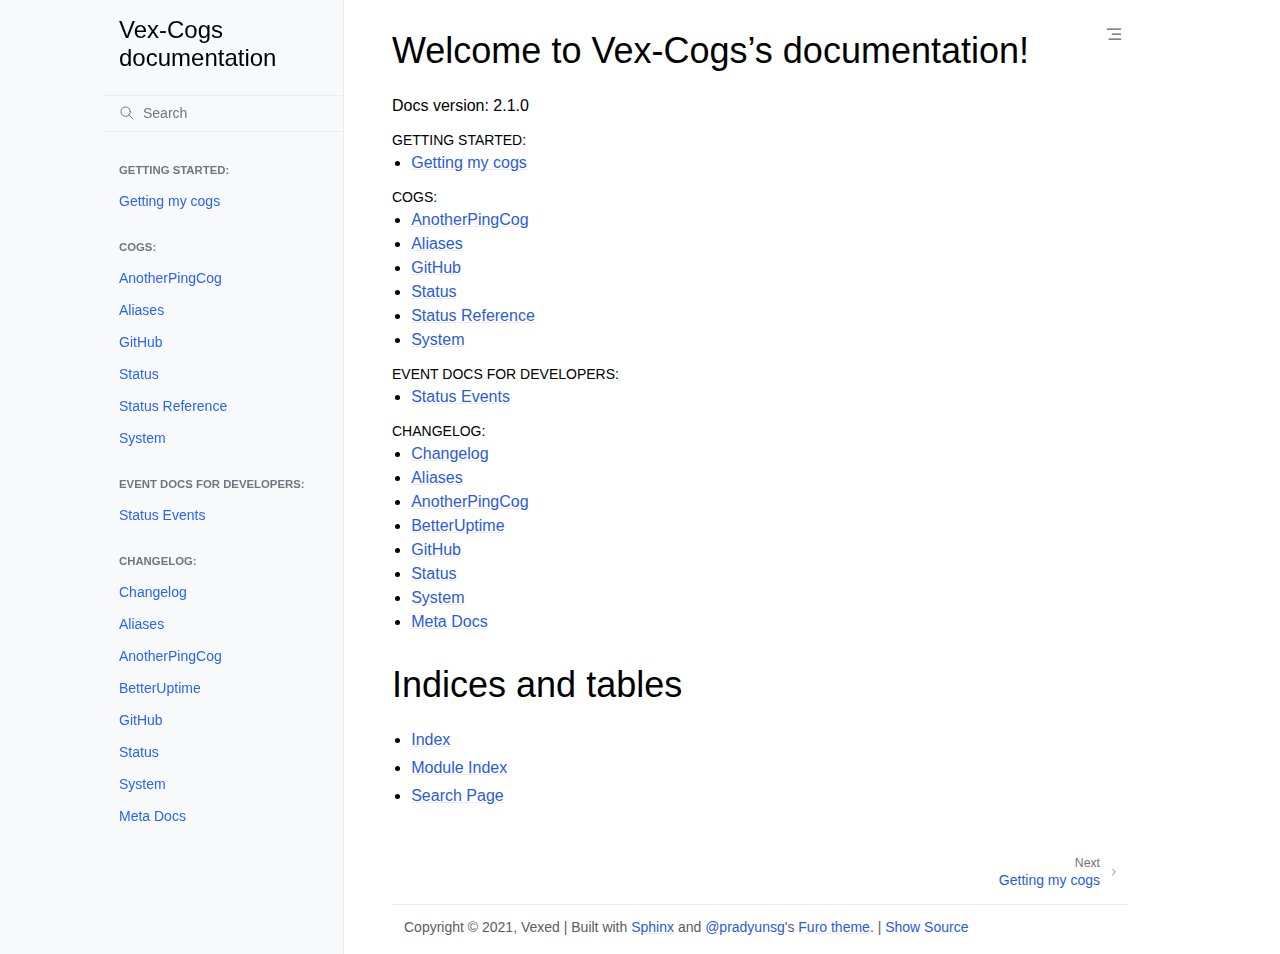
<file: .docs/_build/html/index.html>
<!doctype html>
<html class="no-js">
  <head><meta charset="utf-8"/>
    <meta name="viewport" content="width=device-width,initial-scale=1"/>
    <meta name="color-scheme" content="light dark"><link rel="index" title="Index" href="genindex.html" /><link rel="search" title="Search" href="search.html" /><link rel="next" title="Getting my cogs" href="getting_started.html" />

    <meta name="generator" content="sphinx-3.4.3, furo 2021.03.20.beta30"/>
        <title>Home - Vex-Cogs documentation</title>
      <link rel="stylesheet" href="_static/styles/furo.css?digest=978e1795dfe158b585dda6a8417f6411828bf3ed">
    <link rel="stylesheet" href="_static/pygments.css">
    <link media="(prefers-color-scheme: dark)" rel="stylesheet" href="_static/pygments_dark.css">
    


<style>
  :root {
    --color-code-background: #f8f8f8;
  --color-code-foreground: black;
  
  }
  @media (prefers-color-scheme: dark) {
    :root {
      --color-code-background: #202020;
  --color-code-foreground: #d0d0d0;
  
    }
  }

  /* For allowing end-user-specific overrides */
  .override-light {
    --color-code-background: #f8f8f8;
  --color-code-foreground: black;
  
  }
  .override-dark {
    --color-code-background: #202020;
  --color-code-foreground: #d0d0d0;
  
  }
</style><link rel="stylesheet" href="_static/styles/furo-extensions.css?digest=d391b54134226e4196576da3bdb6dddb7e05ba2b"></head>
  <body dir="">
    
<svg xmlns="http://www.w3.org/2000/svg" style="display: none;">
  <symbol id="svg-toc" viewBox="0 0 24 24">
    <title>Contents</title>
    <svg xmlns="http://www.w3.org/2000/svg" width="24" height="24" viewBox="0 0 24 24" fill="none"
      stroke-width="1.5" stroke="currentColor" stroke-linecap="round" stroke-linejoin="round">
      <path stroke="none" d="M0 0h24v24H0z"/>
      <line x1="4" y1="6" x2="20" y2="6" />
      <line x1="10" y1="12" x2="20" y2="12" />
      <line x1="6" y1="18" x2="20" y2="18" />
    </svg>
  </symbol>
  <symbol id="svg-menu" viewBox="0 0 24 24">
    <title>Menu</title>
    <svg xmlns="http://www.w3.org/2000/svg" width="24" height="24" viewBox="0 0 24 24" fill="none"
      stroke="currentColor" stroke-width="2" stroke-linecap="round" stroke-linejoin="round"
      class="feather feather-menu">
      <line x1="3" y1="12" x2="21" y2="12"></line>
      <line x1="3" y1="6" x2="21" y2="6"></line>
      <line x1="3" y1="18" x2="21" y2="18"></line>
    </svg>
  </symbol>
  <symbol id="svg-arrow-right" viewBox="0 0 24 24">
    <title>Expand</title>
    <svg xmlns="http://www.w3.org/2000/svg" width="24" height="24" viewBox="0 0 24 24" fill="none"
      stroke="currentColor" stroke-width="2" stroke-linecap="round" stroke-linejoin="round"
      class="feather feather-chevron-right">
      <polyline points="9 18 15 12 9 6"></polyline>
    </svg>
  </symbol>
</svg>

<input type="checkbox" class="sidebar-toggle" name="__navigation" id="__navigation">
<input type="checkbox" class="sidebar-toggle" name="__toc" id="__toc">
<label class="overlay sidebar-overlay" for="__navigation"></label>
<label class="overlay toc-overlay" for="__toc"></label>



<div class="page">
  <header class="mobile-header">
    <div class="header-left">
      <label class="nav-overlay-icon" for="__navigation">
        <i class="icon"><svg><use href="#svg-menu"></use></svg></i>
      </label>
    </div>
    <div class="header-center">
      <a href="#"><div class="brand">Vex-Cogs  documentation</div></a>
    </div>
    <div class="header-right">
      <label class="toc-overlay-icon toc-header-icon" for="__toc">
        <i class="icon"><svg><use href="#svg-toc"></use></svg></i>
      </label>
    </div>
  </header>
  <aside class="sidebar-drawer">
    <div class="sidebar-container">
      
      <div class="sidebar-sticky"><a class="sidebar-brand" href="#">
  
  
  <span class="sidebar-brand-text">Vex-Cogs  documentation</span>
  
</a><form class="sidebar-search-container" method="get" action="search.html">
  <input class="sidebar-search" placeholder=Search name="q">
  <input type="hidden" name="check_keywords" value="yes">
  <input type="hidden" name="area" value="default">
</form><div class="sidebar-scroll"><div class="sidebar-tree">
  <p class="caption"><span class="caption-text">Getting started:</span></p>
<ul>
<li class="toctree-l1"><a class="reference internal" href="getting_started.html">Getting my cogs</a></li>
</ul>
<p class="caption"><span class="caption-text">Cogs:</span></p>
<ul>
<li class="toctree-l1"><a class="reference internal" href="cogs/anotherpingcog.html">AnotherPingCog</a></li>
<li class="toctree-l1"><a class="reference internal" href="cogs/aliases.html">Aliases</a></li>
<li class="toctree-l1"><a class="reference internal" href="cogs/github.html">GitHub</a></li>
<li class="toctree-l1"><a class="reference internal" href="cogs/status.html">Status</a></li>
<li class="toctree-l1"><a class="reference internal" href="cogs/statusref.html">Status Reference</a></li>
<li class="toctree-l1"><a class="reference internal" href="cogs/system.html">System</a></li>
</ul>
<p class="caption"><span class="caption-text">Event docs for developers:</span></p>
<ul>
<li class="toctree-l1"><a class="reference internal" href="statusdev.html">Status Events</a></li>
</ul>
<p class="caption"><span class="caption-text">Changelog:</span></p>
<ul>
<li class="toctree-l1"><a class="reference internal" href="changelog.html">Changelog</a></li>
<li class="toctree-l1"><a class="reference internal" href="changelog.html#aliases">Aliases</a></li>
<li class="toctree-l1"><a class="reference internal" href="changelog.html#anotherpingcog">AnotherPingCog</a></li>
<li class="toctree-l1"><a class="reference internal" href="changelog.html#betteruptime">BetterUptime</a></li>
<li class="toctree-l1"><a class="reference internal" href="changelog.html#github">GitHub</a></li>
<li class="toctree-l1"><a class="reference internal" href="changelog.html#status">Status</a></li>
<li class="toctree-l1"><a class="reference internal" href="changelog.html#system">System</a></li>
<li class="toctree-l1"><a class="reference internal" href="changelog.html#meta-docs">Meta Docs</a></li>
</ul>

</div>
</div>
      </div>
      
    </div>
  </aside>
  <main class="main">
    <div class="content">
      <article role="main">
        <label class="toc-overlay-icon toc-content-icon" for="__toc">
          <i class="icon"><svg><use href="#svg-toc"></use></svg></i>
        </label>
        <div class="section" id="welcome-to-vex-cogs-s-documentation">
<h1>Welcome to Vex-Cogs’s documentation!<a class="headerlink" href="#welcome-to-vex-cogs-s-documentation" title="Permalink to this headline">¶</a></h1>
<p>Docs version: 2.1.0</p>
<div class="toctree-wrapper compound">
<p class="caption"><span class="caption-text">Getting started:</span></p>
<ul>
<li class="toctree-l1"><a class="reference internal" href="getting_started.html">Getting my cogs</a></li>
</ul>
</div>
<div class="toctree-wrapper compound">
<p class="caption"><span class="caption-text">Cogs:</span></p>
<ul>
<li class="toctree-l1"><a class="reference internal" href="cogs/anotherpingcog.html">AnotherPingCog</a></li>
<li class="toctree-l1"><a class="reference internal" href="cogs/aliases.html">Aliases</a></li>
<li class="toctree-l1"><a class="reference internal" href="cogs/github.html">GitHub</a></li>
<li class="toctree-l1"><a class="reference internal" href="cogs/status.html">Status</a></li>
<li class="toctree-l1"><a class="reference internal" href="cogs/statusref.html">Status Reference</a></li>
<li class="toctree-l1"><a class="reference internal" href="cogs/system.html">System</a></li>
</ul>
</div>
<div class="toctree-wrapper compound">
<p class="caption"><span class="caption-text">Event docs for developers:</span></p>
<ul>
<li class="toctree-l1"><a class="reference internal" href="statusdev.html">Status Events</a></li>
</ul>
</div>
<div class="toctree-wrapper compound">
<p class="caption"><span class="caption-text">Changelog:</span></p>
<ul>
<li class="toctree-l1"><a class="reference internal" href="changelog.html">Changelog</a></li>
<li class="toctree-l1"><a class="reference internal" href="changelog.html#aliases">Aliases</a></li>
<li class="toctree-l1"><a class="reference internal" href="changelog.html#anotherpingcog">AnotherPingCog</a></li>
<li class="toctree-l1"><a class="reference internal" href="changelog.html#betteruptime">BetterUptime</a></li>
<li class="toctree-l1"><a class="reference internal" href="changelog.html#github">GitHub</a></li>
<li class="toctree-l1"><a class="reference internal" href="changelog.html#status">Status</a></li>
<li class="toctree-l1"><a class="reference internal" href="changelog.html#system">System</a></li>
<li class="toctree-l1"><a class="reference internal" href="changelog.html#meta-docs">Meta Docs</a></li>
</ul>
</div>
</div>
<div class="section" id="indices-and-tables">
<h1>Indices and tables<a class="headerlink" href="#indices-and-tables" title="Permalink to this headline">¶</a></h1>
<ul class="simple">
<li><p><a class="reference internal" href="genindex.html"><span class="std std-ref">Index</span></a></p></li>
<li><p><a class="reference internal" href="py-modindex.html"><span class="std std-ref">Module Index</span></a></p></li>
<li><p><a class="reference internal" href="search.html"><span class="std std-ref">Search Page</span></a></p></li>
</ul>
</div>

      </article>
      <footer>
        
        <div class="related-pages">
          <a class="next-page" href="getting_started.html">
              <div class="page-info">
                <div class="context">
                  <span>Next</span>
                </div>
                <div class="title">Getting my cogs</div>
              </div>
              <svg><use href="#svg-arrow-right"></use></svg>
            </a>
          
        </div>

        <div class="related-information">
              Copyright &#169; 2021, Vexed
            |
            Built with <a href="https://www.sphinx-doc.org/">Sphinx</a>
              and
              <a class="muted-link" href="https://pradyunsg.me">@pradyunsg</a>'s
              <a href="https://github.com/pradyunsg/furo">Furo theme</a>.
            |
            <a class="muted-link" href="_sources/index.rst.txt"
               rel="nofollow">
              Show Source
            </a>
        </div>
        
      </footer>
    </div>
    <aside class="toc-drawer">
      
      
      <div class="toc-sticky toc-scroll">
        <div class="toc-title-container">
          <span class="toc-title">
            Contents
          </span>
        </div>
        <div class="toc-tree-container">
          <div class="toc-tree">
            <ul>
<li><a class="reference internal" href="#">Welcome to Vex-Cogs’s documentation!</a><ul>
</ul>
</li>
<li><a class="reference internal" href="#indices-and-tables">Indices and tables</a></li>
</ul>

          </div>
        </div>
      </div>
      
      
    </aside>
  </main>
</div>
    <script id="documentation_options" data-url_root="./" src="_static/documentation_options.js"></script>
    <script src="_static/jquery.js"></script>
    <script src="_static/underscore.js"></script>
    <script src="_static/doctools.js"></script>
    <script src="_static/scripts/main.js?digest=e931d09b2a40c1bb82b542effe772014573baf67"></script></body>
</html>
</file>
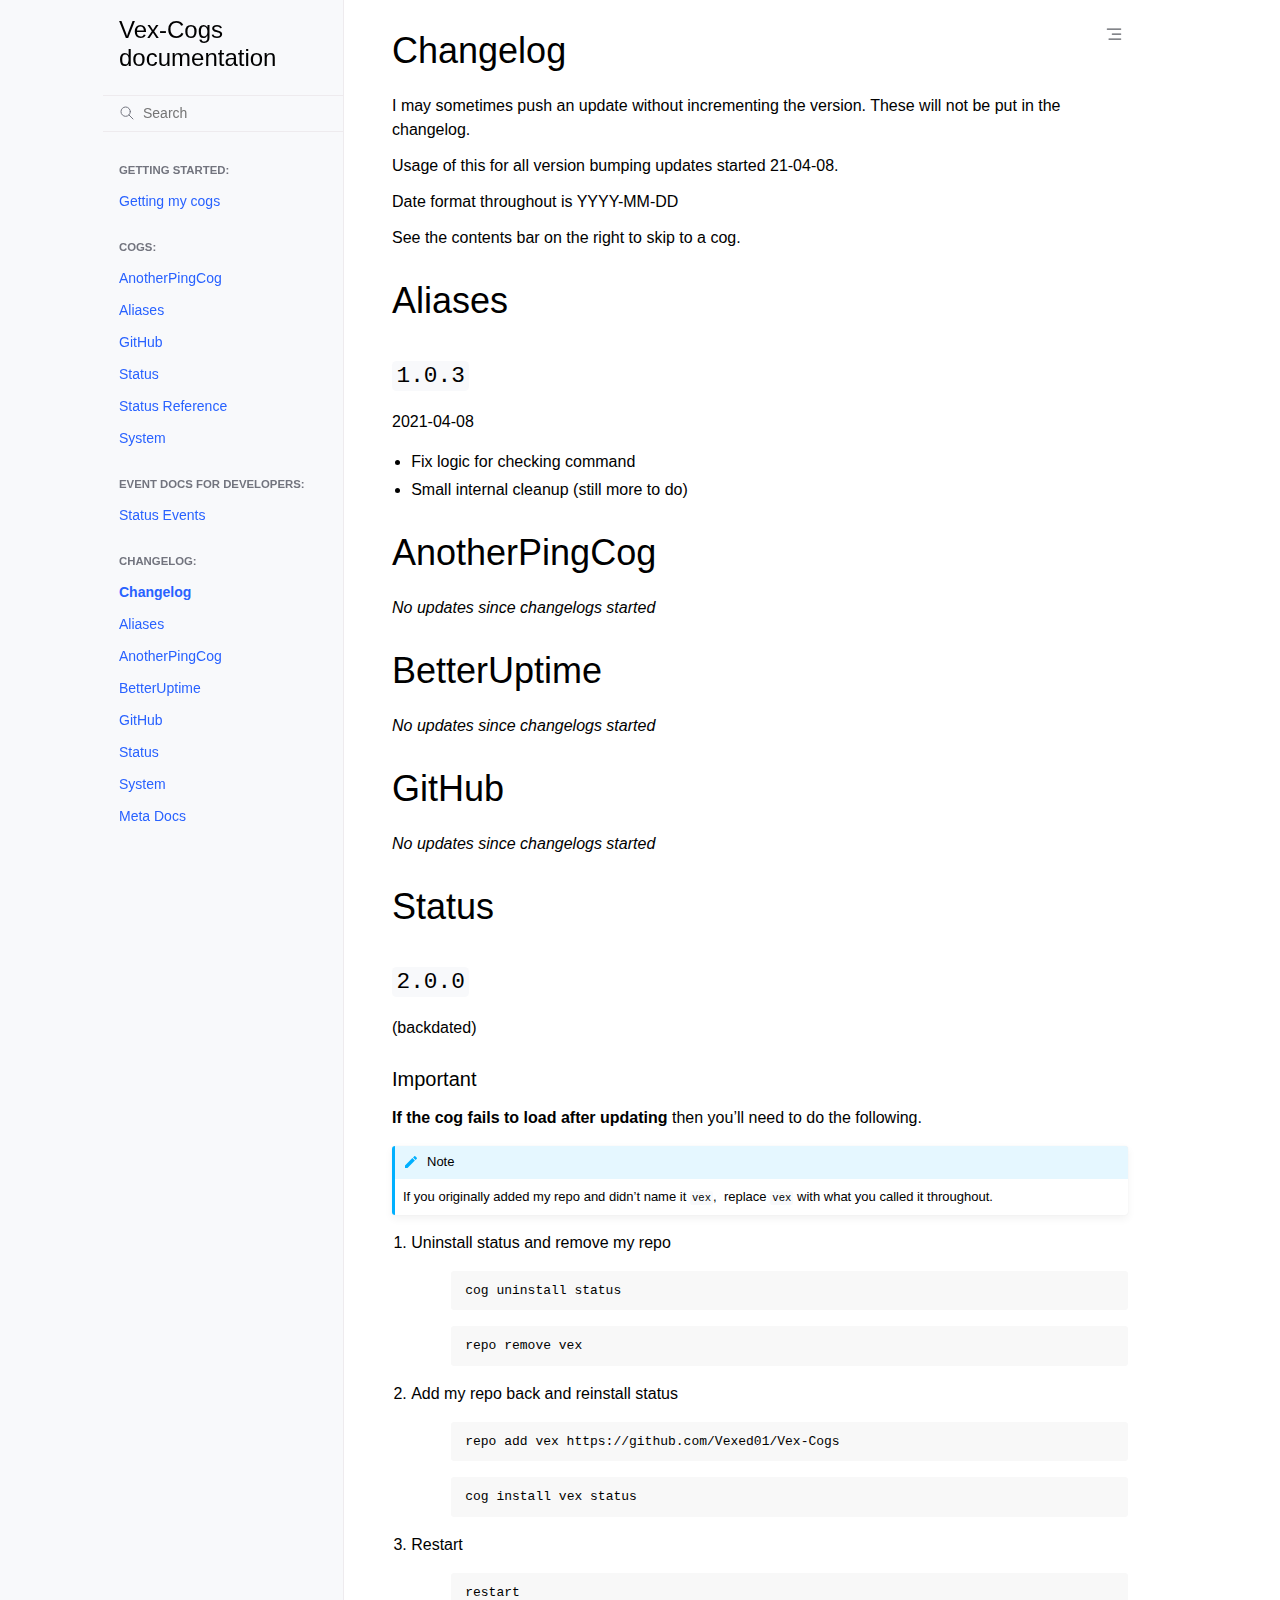
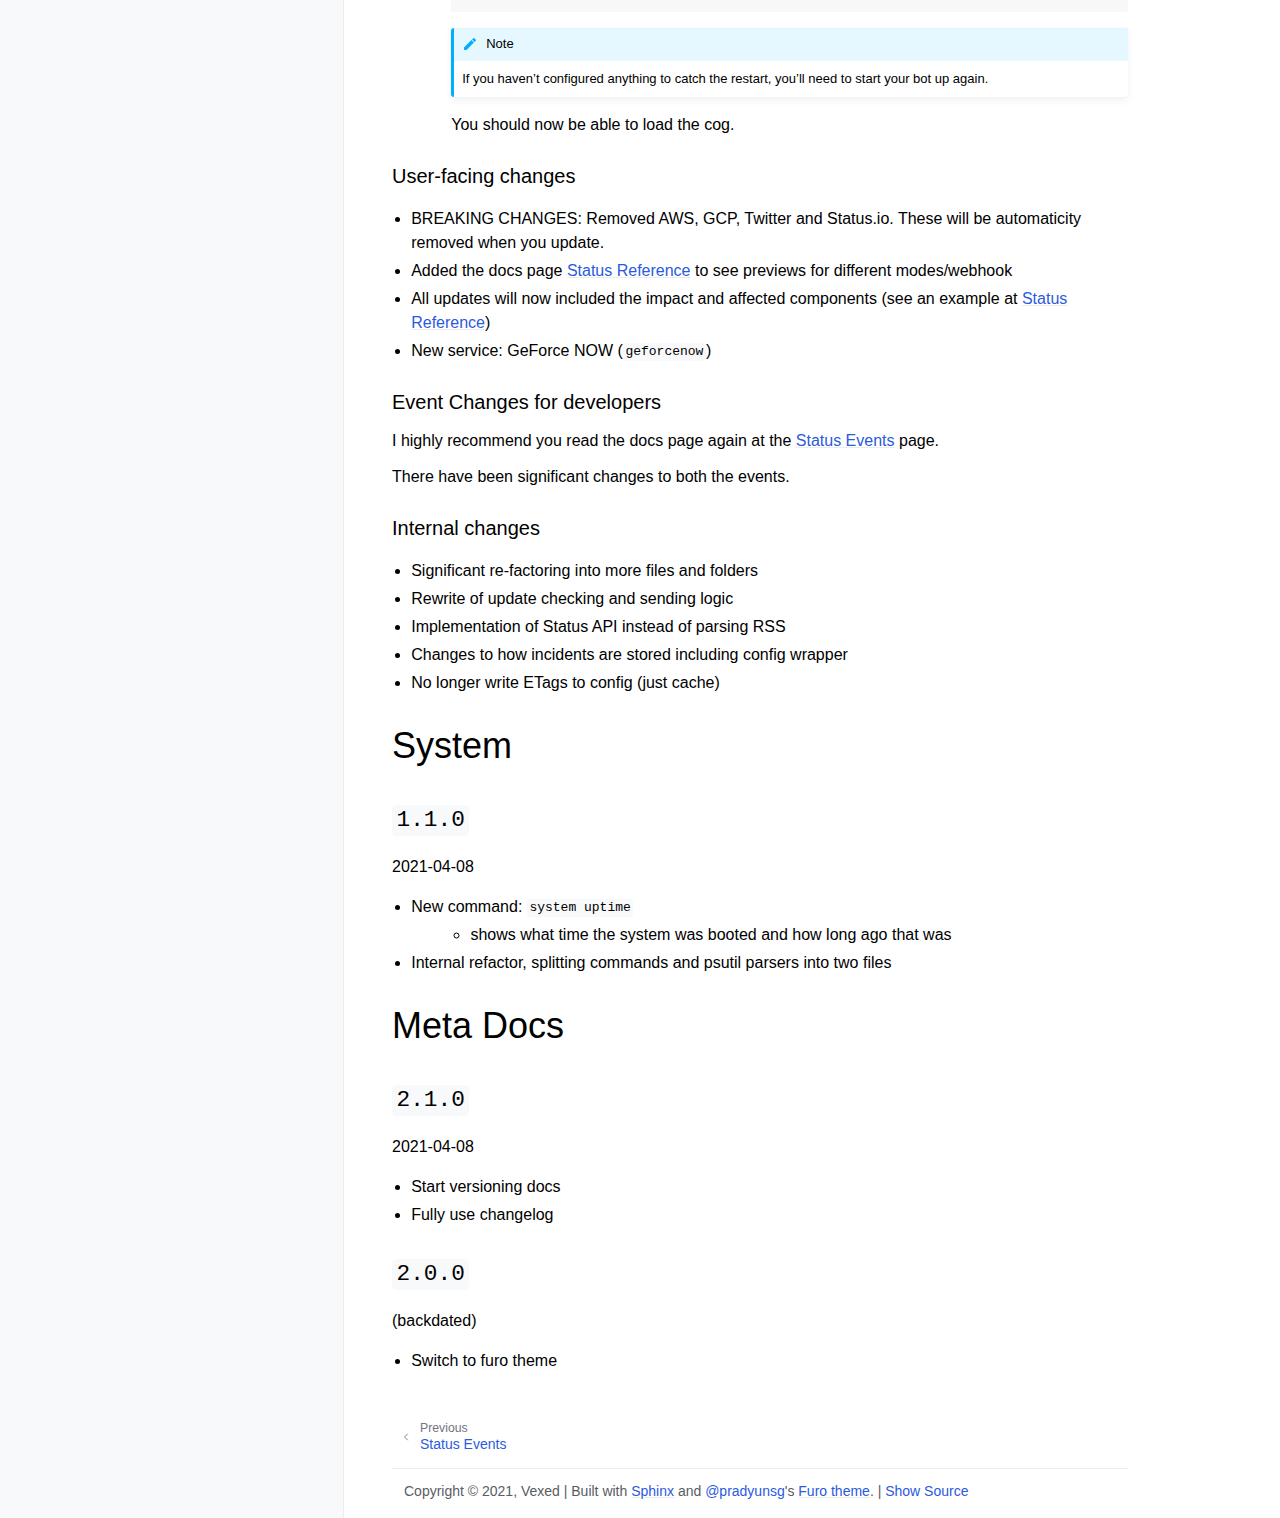
<file: .docs/_build/html/changelog.html>
<!doctype html>
<html class="no-js">
  <head><meta charset="utf-8"/>
    <meta name="viewport" content="width=device-width,initial-scale=1"/>
    <meta name="color-scheme" content="light dark"><link rel="index" title="Index" href="genindex.html" /><link rel="search" title="Search" href="search.html" /><link rel="prev" title="Status Events" href="statusdev.html" />

    <meta name="generator" content="sphinx-3.4.3, furo 2021.03.20.beta30"/>
        <title>Changelog - Vex-Cogs documentation</title>
      <link rel="stylesheet" href="_static/styles/furo.css?digest=978e1795dfe158b585dda6a8417f6411828bf3ed">
    <link rel="stylesheet" href="_static/pygments.css">
    <link media="(prefers-color-scheme: dark)" rel="stylesheet" href="_static/pygments_dark.css">
    


<style>
  :root {
    --color-code-background: #f8f8f8;
  --color-code-foreground: black;
  
  }
  @media (prefers-color-scheme: dark) {
    :root {
      --color-code-background: #202020;
  --color-code-foreground: #d0d0d0;
  
    }
  }

  /* For allowing end-user-specific overrides */
  .override-light {
    --color-code-background: #f8f8f8;
  --color-code-foreground: black;
  
  }
  .override-dark {
    --color-code-background: #202020;
  --color-code-foreground: #d0d0d0;
  
  }
</style><link rel="stylesheet" href="_static/styles/furo-extensions.css?digest=d391b54134226e4196576da3bdb6dddb7e05ba2b"></head>
  <body dir="">
    
<svg xmlns="http://www.w3.org/2000/svg" style="display: none;">
  <symbol id="svg-toc" viewBox="0 0 24 24">
    <title>Contents</title>
    <svg xmlns="http://www.w3.org/2000/svg" width="24" height="24" viewBox="0 0 24 24" fill="none"
      stroke-width="1.5" stroke="currentColor" stroke-linecap="round" stroke-linejoin="round">
      <path stroke="none" d="M0 0h24v24H0z"/>
      <line x1="4" y1="6" x2="20" y2="6" />
      <line x1="10" y1="12" x2="20" y2="12" />
      <line x1="6" y1="18" x2="20" y2="18" />
    </svg>
  </symbol>
  <symbol id="svg-menu" viewBox="0 0 24 24">
    <title>Menu</title>
    <svg xmlns="http://www.w3.org/2000/svg" width="24" height="24" viewBox="0 0 24 24" fill="none"
      stroke="currentColor" stroke-width="2" stroke-linecap="round" stroke-linejoin="round"
      class="feather feather-menu">
      <line x1="3" y1="12" x2="21" y2="12"></line>
      <line x1="3" y1="6" x2="21" y2="6"></line>
      <line x1="3" y1="18" x2="21" y2="18"></line>
    </svg>
  </symbol>
  <symbol id="svg-arrow-right" viewBox="0 0 24 24">
    <title>Expand</title>
    <svg xmlns="http://www.w3.org/2000/svg" width="24" height="24" viewBox="0 0 24 24" fill="none"
      stroke="currentColor" stroke-width="2" stroke-linecap="round" stroke-linejoin="round"
      class="feather feather-chevron-right">
      <polyline points="9 18 15 12 9 6"></polyline>
    </svg>
  </symbol>
</svg>

<input type="checkbox" class="sidebar-toggle" name="__navigation" id="__navigation">
<input type="checkbox" class="sidebar-toggle" name="__toc" id="__toc">
<label class="overlay sidebar-overlay" for="__navigation"></label>
<label class="overlay toc-overlay" for="__toc"></label>



<div class="page">
  <header class="mobile-header">
    <div class="header-left">
      <label class="nav-overlay-icon" for="__navigation">
        <i class="icon"><svg><use href="#svg-menu"></use></svg></i>
      </label>
    </div>
    <div class="header-center">
      <a href="index.html"><div class="brand">Vex-Cogs  documentation</div></a>
    </div>
    <div class="header-right">
      <label class="toc-overlay-icon toc-header-icon" for="__toc">
        <i class="icon"><svg><use href="#svg-toc"></use></svg></i>
      </label>
    </div>
  </header>
  <aside class="sidebar-drawer">
    <div class="sidebar-container">
      
      <div class="sidebar-sticky"><a class="sidebar-brand" href="index.html">
  
  
  <span class="sidebar-brand-text">Vex-Cogs  documentation</span>
  
</a><form class="sidebar-search-container" method="get" action="search.html">
  <input class="sidebar-search" placeholder=Search name="q">
  <input type="hidden" name="check_keywords" value="yes">
  <input type="hidden" name="area" value="default">
</form><div class="sidebar-scroll"><div class="sidebar-tree">
  <p class="caption"><span class="caption-text">Getting started:</span></p>
<ul>
<li class="toctree-l1"><a class="reference internal" href="getting_started.html">Getting my cogs</a></li>
</ul>
<p class="caption"><span class="caption-text">Cogs:</span></p>
<ul>
<li class="toctree-l1"><a class="reference internal" href="cogs/anotherpingcog.html">AnotherPingCog</a></li>
<li class="toctree-l1"><a class="reference internal" href="cogs/aliases.html">Aliases</a></li>
<li class="toctree-l1"><a class="reference internal" href="cogs/github.html">GitHub</a></li>
<li class="toctree-l1"><a class="reference internal" href="cogs/status.html">Status</a></li>
<li class="toctree-l1"><a class="reference internal" href="cogs/statusref.html">Status Reference</a></li>
<li class="toctree-l1"><a class="reference internal" href="cogs/system.html">System</a></li>
</ul>
<p class="caption"><span class="caption-text">Event docs for developers:</span></p>
<ul>
<li class="toctree-l1"><a class="reference internal" href="statusdev.html">Status Events</a></li>
</ul>
<p class="caption"><span class="caption-text">Changelog:</span></p>
<ul class="current">
<li class="toctree-l1 current current-page"><a class="current reference internal" href="#">Changelog</a></li>
<li class="toctree-l1"><a class="reference internal" href="#aliases">Aliases</a></li>
<li class="toctree-l1"><a class="reference internal" href="#anotherpingcog">AnotherPingCog</a></li>
<li class="toctree-l1"><a class="reference internal" href="#betteruptime">BetterUptime</a></li>
<li class="toctree-l1"><a class="reference internal" href="#github">GitHub</a></li>
<li class="toctree-l1"><a class="reference internal" href="#status">Status</a></li>
<li class="toctree-l1"><a class="reference internal" href="#system">System</a></li>
<li class="toctree-l1"><a class="reference internal" href="#meta-docs">Meta Docs</a></li>
</ul>

</div>
</div>
      </div>
      
    </div>
  </aside>
  <main class="main">
    <div class="content">
      <article role="main">
        <label class="toc-overlay-icon toc-content-icon" for="__toc">
          <i class="icon"><svg><use href="#svg-toc"></use></svg></i>
        </label>
        <div class="section" id="changelog">
<span id="id1"></span><h1>Changelog<a class="headerlink" href="#changelog" title="Permalink to this headline">¶</a></h1>
<p>I may sometimes push an update without incrementing the version. These will not be put in the changelog.</p>
<p>Usage of this for all version bumping updates started 21-04-08.</p>
<p>Date format throughout is YYYY-MM-DD</p>
<p>See the contents bar on the right to skip to a cog.</p>
</div>
<div class="section" id="aliases">
<h1>Aliases<a class="headerlink" href="#aliases" title="Permalink to this headline">¶</a></h1>
<div class="section" id="id2">
<h2><code class="docutils literal notranslate"><span class="pre">1.0.3</span></code><a class="headerlink" href="#id2" title="Permalink to this headline">¶</a></h2>
<p>2021-04-08</p>
<ul class="simple">
<li><p>Fix logic for checking command</p></li>
<li><p>Small internal cleanup (still more to do)</p></li>
</ul>
</div>
</div>
<div class="section" id="anotherpingcog">
<h1>AnotherPingCog<a class="headerlink" href="#anotherpingcog" title="Permalink to this headline">¶</a></h1>
<p><em>No updates since changelogs started</em></p>
</div>
<div class="section" id="betteruptime">
<h1>BetterUptime<a class="headerlink" href="#betteruptime" title="Permalink to this headline">¶</a></h1>
<p><em>No updates since changelogs started</em></p>
</div>
<div class="section" id="github">
<h1>GitHub<a class="headerlink" href="#github" title="Permalink to this headline">¶</a></h1>
<p><em>No updates since changelogs started</em></p>
</div>
<div class="section" id="status">
<h1>Status<a class="headerlink" href="#status" title="Permalink to this headline">¶</a></h1>
<div class="section" id="id3">
<h2><code class="docutils literal notranslate"><span class="pre">2.0.0</span></code><a class="headerlink" href="#id3" title="Permalink to this headline">¶</a></h2>
<p>(backdated)</p>
<div class="section" id="important">
<h3>Important<a class="headerlink" href="#important" title="Permalink to this headline">¶</a></h3>
<p><strong>If the cog fails to load after updating</strong> then you’ll need to do the following.</p>
<div class="admonition note">
<p class="admonition-title">Note</p>
<p>If you originally added my repo and didn’t name it <code class="docutils literal notranslate"><span class="pre">vex</span></code>,  replace <code class="docutils literal notranslate"><span class="pre">vex</span></code> with what you called it throughout.</p>
</div>
<ol class="arabic">
<li><dl>
<dt>Uninstall status and remove my repo</dt><dd><div class="highlight-none notranslate"><div class="highlight"><pre><span></span>cog uninstall status
</pre></div>
</div>
<div class="highlight-none notranslate"><div class="highlight"><pre><span></span>repo remove vex
</pre></div>
</div>
</dd>
</dl>
</li>
<li><dl>
<dt>Add my repo back and reinstall status</dt><dd><div class="highlight-none notranslate"><div class="highlight"><pre><span></span>repo add vex https://github.com/Vexed01/Vex-Cogs
</pre></div>
</div>
<div class="highlight-default notranslate"><div class="highlight"><pre><span></span><span class="n">cog</span> <span class="n">install</span> <span class="n">vex</span> <span class="n">status</span>
</pre></div>
</div>
</dd>
</dl>
</li>
<li><dl>
<dt>Restart</dt><dd><div class="highlight-none notranslate"><div class="highlight"><pre><span></span>restart
</pre></div>
</div>
<div class="admonition note">
<p class="admonition-title">Note</p>
<p>If you haven’t configured anything to catch the restart, you’ll need to start your bot up again.</p>
</div>
<p>You should now be able to load the cog.</p>
</dd>
</dl>
</li>
</ol>
</div>
<div class="section" id="user-facing-changes">
<h3>User-facing changes<a class="headerlink" href="#user-facing-changes" title="Permalink to this headline">¶</a></h3>
<ul class="simple">
<li><p>BREAKING CHANGES: Removed AWS, GCP, Twitter and Status.io. These will be automaticity removed when you update.</p></li>
<li><p>Added the docs page <a class="reference internal" href="cogs/statusref.html#statusref"><span class="std std-ref">Status Reference</span></a> to see previews for different modes/webhook</p></li>
<li><p>All updates will now included the impact and affected components (see an example at <a class="reference internal" href="cogs/statusref.html#statusref"><span class="std std-ref">Status Reference</span></a>)</p></li>
<li><p>New service: GeForce NOW (<code class="docutils literal notranslate"><span class="pre">geforcenow</span></code>)</p></li>
</ul>
</div>
<div class="section" id="event-changes-for-developers">
<h3>Event Changes for developers<a class="headerlink" href="#event-changes-for-developers" title="Permalink to this headline">¶</a></h3>
<p>I highly recommend you read the docs page again at the <a class="reference internal" href="statusdev.html#statusdev"><span class="std std-ref">Status Events</span></a> page.</p>
<p>There have been significant changes to both the events.</p>
</div>
<div class="section" id="internal-changes">
<h3>Internal changes<a class="headerlink" href="#internal-changes" title="Permalink to this headline">¶</a></h3>
<ul class="simple">
<li><p>Significant re-factoring into more files and folders</p></li>
<li><p>Rewrite of update checking and sending logic</p></li>
<li><p>Implementation of Status API instead of parsing RSS</p></li>
<li><p>Changes to how incidents are stored including config wrapper</p></li>
<li><p>No longer write ETags to config (just cache)</p></li>
</ul>
</div>
</div>
</div>
<div class="section" id="system">
<h1>System<a class="headerlink" href="#system" title="Permalink to this headline">¶</a></h1>
<div class="section" id="id4">
<h2><code class="docutils literal notranslate"><span class="pre">1.1.0</span></code><a class="headerlink" href="#id4" title="Permalink to this headline">¶</a></h2>
<p>2021-04-08</p>
<ul class="simple">
<li><dl class="simple">
<dt>New command: <code class="docutils literal notranslate"><span class="pre">system</span> <span class="pre">uptime</span></code></dt><dd><ul>
<li><p>shows what time the system was booted and how long ago that was</p></li>
</ul>
</dd>
</dl>
</li>
<li><p>Internal refactor, splitting commands and psutil parsers into two files</p></li>
</ul>
</div>
</div>
<div class="section" id="meta-docs">
<h1>Meta Docs<a class="headerlink" href="#meta-docs" title="Permalink to this headline">¶</a></h1>
<div class="section" id="id5">
<h2><code class="docutils literal notranslate"><span class="pre">2.1.0</span></code><a class="headerlink" href="#id5" title="Permalink to this headline">¶</a></h2>
<p>2021-04-08</p>
<ul class="simple">
<li><p>Start versioning docs</p></li>
<li><p>Fully use changelog</p></li>
</ul>
</div>
<div class="section" id="id6">
<h2><code class="docutils literal notranslate"><span class="pre">2.0.0</span></code><a class="headerlink" href="#id6" title="Permalink to this headline">¶</a></h2>
<p>(backdated)</p>
<ul class="simple">
<li><p>Switch to furo theme</p></li>
</ul>
</div>
</div>

      </article>
      <footer>
        
        <div class="related-pages">
          
          <a class="prev-page" href="statusdev.html">
              <svg><use href="#svg-arrow-right"></use></svg>
              <div class="page-info">
                <div class="context">
                  <span>Previous</span>
                </div>
                
                <div class="title">Status Events</div>
                
              </div>
            </a>
        </div>

        <div class="related-information">
              Copyright &#169; 2021, Vexed
            |
            Built with <a href="https://www.sphinx-doc.org/">Sphinx</a>
              and
              <a class="muted-link" href="https://pradyunsg.me">@pradyunsg</a>'s
              <a href="https://github.com/pradyunsg/furo">Furo theme</a>.
            |
            <a class="muted-link" href="_sources/changelog.rst.txt"
               rel="nofollow">
              Show Source
            </a>
        </div>
        
      </footer>
    </div>
    <aside class="toc-drawer">
      
      
      <div class="toc-sticky toc-scroll">
        <div class="toc-title-container">
          <span class="toc-title">
            Contents
          </span>
        </div>
        <div class="toc-tree-container">
          <div class="toc-tree">
            <ul>
<li><a class="reference internal" href="#">Changelog</a></li>
<li><a class="reference internal" href="#aliases">Aliases</a><ul>
<li><a class="reference internal" href="#id2"><code class="docutils literal notranslate"><span class="pre">1.0.3</span></code></a></li>
</ul>
</li>
<li><a class="reference internal" href="#anotherpingcog">AnotherPingCog</a></li>
<li><a class="reference internal" href="#betteruptime">BetterUptime</a></li>
<li><a class="reference internal" href="#github">GitHub</a></li>
<li><a class="reference internal" href="#status">Status</a><ul>
<li><a class="reference internal" href="#id3"><code class="docutils literal notranslate"><span class="pre">2.0.0</span></code></a><ul>
<li><a class="reference internal" href="#important">Important</a></li>
<li><a class="reference internal" href="#user-facing-changes">User-facing changes</a></li>
<li><a class="reference internal" href="#event-changes-for-developers">Event Changes for developers</a></li>
<li><a class="reference internal" href="#internal-changes">Internal changes</a></li>
</ul>
</li>
</ul>
</li>
<li><a class="reference internal" href="#system">System</a><ul>
<li><a class="reference internal" href="#id4"><code class="docutils literal notranslate"><span class="pre">1.1.0</span></code></a></li>
</ul>
</li>
<li><a class="reference internal" href="#meta-docs">Meta Docs</a><ul>
<li><a class="reference internal" href="#id5"><code class="docutils literal notranslate"><span class="pre">2.1.0</span></code></a></li>
<li><a class="reference internal" href="#id6"><code class="docutils literal notranslate"><span class="pre">2.0.0</span></code></a></li>
</ul>
</li>
</ul>

          </div>
        </div>
      </div>
      
      
    </aside>
  </main>
</div>
    <script id="documentation_options" data-url_root="./" src="_static/documentation_options.js"></script>
    <script src="_static/jquery.js"></script>
    <script src="_static/underscore.js"></script>
    <script src="_static/doctools.js"></script>
    <script src="_static/scripts/main.js?digest=e931d09b2a40c1bb82b542effe772014573baf67"></script></body>
</html>
</file>
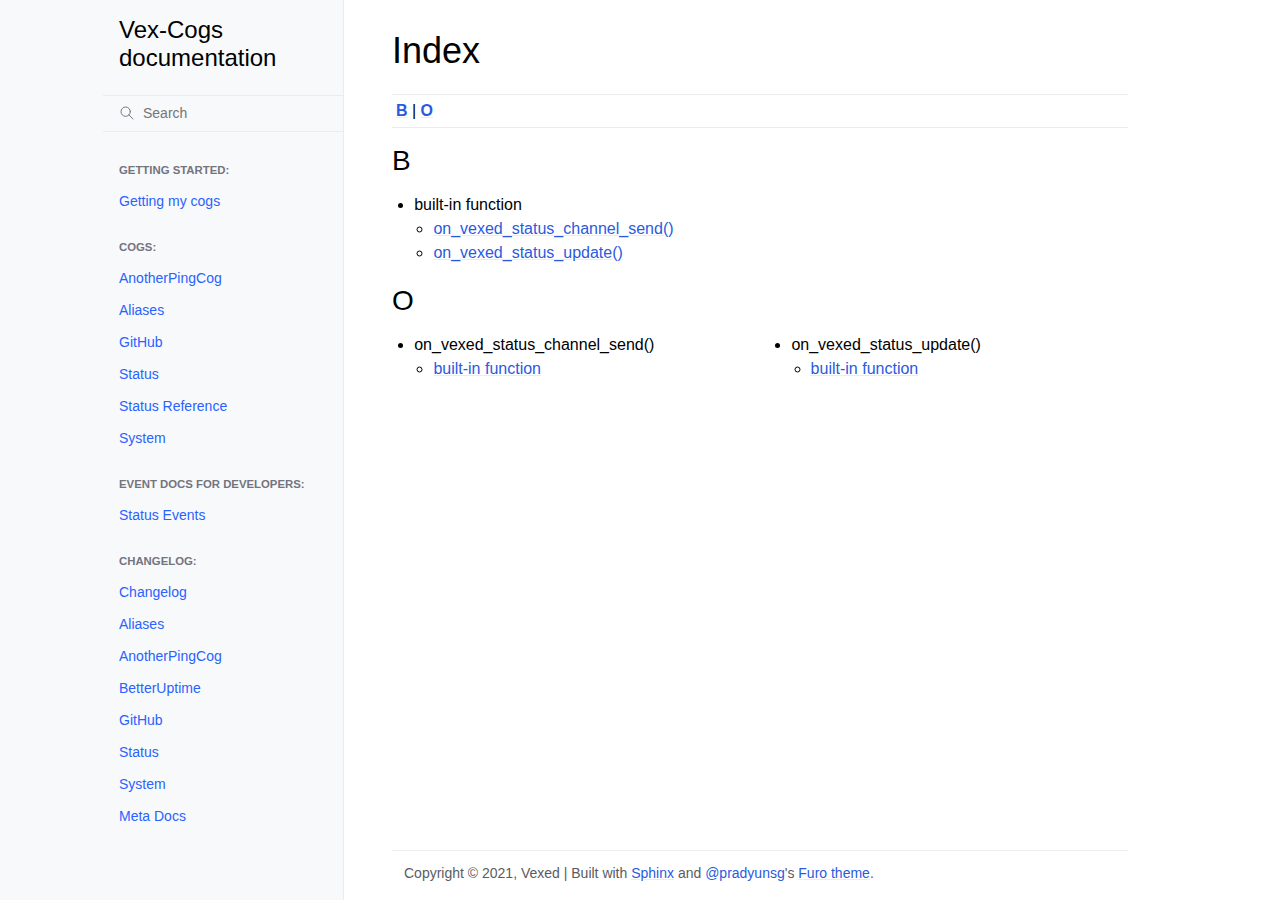
<file: .docs/_build/html/genindex.html>
<!doctype html>
<html class="no-js">
  <head><meta charset="utf-8"/>
    <meta name="viewport" content="width=device-width,initial-scale=1"/>
    <meta name="color-scheme" content="light dark"><link rel="index" title="Index" href="#" /><link rel="search" title="Search" href="search.html" />

    <meta name="generator" content="sphinx-3.4.3, furo 2021.03.20.beta30"/><title>Index - Vex-Cogs documentation</title>
<link rel="stylesheet" href="_static/styles/furo.css?digest=978e1795dfe158b585dda6a8417f6411828bf3ed">
    <link rel="stylesheet" href="_static/pygments.css">
    <link media="(prefers-color-scheme: dark)" rel="stylesheet" href="_static/pygments_dark.css">
    


<style>
  :root {
    --color-code-background: #f8f8f8;
  --color-code-foreground: black;
  
  }
  @media (prefers-color-scheme: dark) {
    :root {
      --color-code-background: #202020;
  --color-code-foreground: #d0d0d0;
  
    }
  }

  /* For allowing end-user-specific overrides */
  .override-light {
    --color-code-background: #f8f8f8;
  --color-code-foreground: black;
  
  }
  .override-dark {
    --color-code-background: #202020;
  --color-code-foreground: #d0d0d0;
  
  }
</style><link rel="stylesheet" href="_static/styles/furo-extensions.css?digest=d391b54134226e4196576da3bdb6dddb7e05ba2b"></head>
  <body dir="">
    
<svg xmlns="http://www.w3.org/2000/svg" style="display: none;">
  <symbol id="svg-toc" viewBox="0 0 24 24">
    <title>Contents</title>
    <svg xmlns="http://www.w3.org/2000/svg" width="24" height="24" viewBox="0 0 24 24" fill="none"
      stroke-width="1.5" stroke="currentColor" stroke-linecap="round" stroke-linejoin="round">
      <path stroke="none" d="M0 0h24v24H0z"/>
      <line x1="4" y1="6" x2="20" y2="6" />
      <line x1="10" y1="12" x2="20" y2="12" />
      <line x1="6" y1="18" x2="20" y2="18" />
    </svg>
  </symbol>
  <symbol id="svg-menu" viewBox="0 0 24 24">
    <title>Menu</title>
    <svg xmlns="http://www.w3.org/2000/svg" width="24" height="24" viewBox="0 0 24 24" fill="none"
      stroke="currentColor" stroke-width="2" stroke-linecap="round" stroke-linejoin="round"
      class="feather feather-menu">
      <line x1="3" y1="12" x2="21" y2="12"></line>
      <line x1="3" y1="6" x2="21" y2="6"></line>
      <line x1="3" y1="18" x2="21" y2="18"></line>
    </svg>
  </symbol>
  <symbol id="svg-arrow-right" viewBox="0 0 24 24">
    <title>Expand</title>
    <svg xmlns="http://www.w3.org/2000/svg" width="24" height="24" viewBox="0 0 24 24" fill="none"
      stroke="currentColor" stroke-width="2" stroke-linecap="round" stroke-linejoin="round"
      class="feather feather-chevron-right">
      <polyline points="9 18 15 12 9 6"></polyline>
    </svg>
  </symbol>
</svg>

<input type="checkbox" class="sidebar-toggle" name="__navigation" id="__navigation">
<input type="checkbox" class="sidebar-toggle" name="__toc" id="__toc">
<label class="overlay sidebar-overlay" for="__navigation"></label>
<label class="overlay toc-overlay" for="__toc"></label>



<div class="page">
  <header class="mobile-header">
    <div class="header-left">
      <label class="nav-overlay-icon" for="__navigation">
        <i class="icon"><svg><use href="#svg-menu"></use></svg></i>
      </label>
    </div>
    <div class="header-center">
      <a href="index.html"><div class="brand">Vex-Cogs  documentation</div></a>
    </div>
    <div class="header-right">
      <label class="toc-overlay-icon toc-header-icon no-toc" for="__toc">
        <i class="icon"><svg><use href="#svg-toc"></use></svg></i>
      </label>
    </div>
  </header>
  <aside class="sidebar-drawer">
    <div class="sidebar-container">
      
      <div class="sidebar-sticky"><a class="sidebar-brand" href="index.html">
  
  
  <span class="sidebar-brand-text">Vex-Cogs  documentation</span>
  
</a><form class="sidebar-search-container" method="get" action="search.html">
  <input class="sidebar-search" placeholder=Search name="q">
  <input type="hidden" name="check_keywords" value="yes">
  <input type="hidden" name="area" value="default">
</form><div class="sidebar-scroll"><div class="sidebar-tree">
  <p class="caption"><span class="caption-text">Getting started:</span></p>
<ul>
<li class="toctree-l1"><a class="reference internal" href="getting_started.html">Getting my cogs</a></li>
</ul>
<p class="caption"><span class="caption-text">Cogs:</span></p>
<ul>
<li class="toctree-l1"><a class="reference internal" href="cogs/anotherpingcog.html">AnotherPingCog</a></li>
<li class="toctree-l1"><a class="reference internal" href="cogs/aliases.html">Aliases</a></li>
<li class="toctree-l1"><a class="reference internal" href="cogs/github.html">GitHub</a></li>
<li class="toctree-l1"><a class="reference internal" href="cogs/status.html">Status</a></li>
<li class="toctree-l1"><a class="reference internal" href="cogs/statusref.html">Status Reference</a></li>
<li class="toctree-l1"><a class="reference internal" href="cogs/system.html">System</a></li>
</ul>
<p class="caption"><span class="caption-text">Event docs for developers:</span></p>
<ul>
<li class="toctree-l1"><a class="reference internal" href="statusdev.html">Status Events</a></li>
</ul>
<p class="caption"><span class="caption-text">Changelog:</span></p>
<ul>
<li class="toctree-l1"><a class="reference internal" href="changelog.html">Changelog</a></li>
<li class="toctree-l1"><a class="reference internal" href="changelog.html#aliases">Aliases</a></li>
<li class="toctree-l1"><a class="reference internal" href="changelog.html#anotherpingcog">AnotherPingCog</a></li>
<li class="toctree-l1"><a class="reference internal" href="changelog.html#betteruptime">BetterUptime</a></li>
<li class="toctree-l1"><a class="reference internal" href="changelog.html#github">GitHub</a></li>
<li class="toctree-l1"><a class="reference internal" href="changelog.html#status">Status</a></li>
<li class="toctree-l1"><a class="reference internal" href="changelog.html#system">System</a></li>
<li class="toctree-l1"><a class="reference internal" href="changelog.html#meta-docs">Meta Docs</a></li>
</ul>

</div>
</div>
      </div>
      
    </div>
  </aside>
  <main class="main">
    <div class="content">
      <article role="main">
        <label class="toc-overlay-icon toc-content-icon no-toc" for="__toc">
          <i class="icon"><svg><use href="#svg-toc"></use></svg></i>
        </label>
        
<section class="genindex-section">
  <h1 id="index">Index</h1>
  <div class="genindex-jumpbox">
  <a href="#B"><strong>B</strong></a> | <a href="#O"><strong>O</strong></a>
  </div>
</section>
<section id="B" class="genindex-section">
  <h2>B</h2>
  <table style="width: 100%" class="indextable genindextable"><tr>
    <td style="width: 33%; vertical-align: top;"><ul>
        <li>
    built-in function

        <ul>
          <li><a href="statusdev.html#on_vexed_status_channel_send">on_vexed_status_channel_send()</a>
</li>
          <li><a href="statusdev.html#on_vexed_status_update">on_vexed_status_update()</a>
</li>
        </ul></li>
    </ul></td>
  </tr></table>
</section>

<section id="O" class="genindex-section">
  <h2>O</h2>
  <table style="width: 100%" class="indextable genindextable"><tr>
    <td style="width: 33%; vertical-align: top;"><ul>
        <li>
    on_vexed_status_channel_send()

        <ul>
          <li><a href="statusdev.html#on_vexed_status_channel_send">built-in function</a>
</li>
        </ul></li>
    </ul></td>
    <td style="width: 33%; vertical-align: top;"><ul>
        <li>
    on_vexed_status_update()

        <ul>
          <li><a href="statusdev.html#on_vexed_status_update">built-in function</a>
</li>
        </ul></li>
    </ul></td>
  </tr></table>
</section>


      </article>
      <footer>
        
        <div class="related-pages">
          
          
        </div>

        <div class="related-information">
              Copyright &#169; 2021, Vexed
            |
            Built with <a href="https://www.sphinx-doc.org/">Sphinx</a>
              and
              <a class="muted-link" href="https://pradyunsg.me">@pradyunsg</a>'s
              <a href="https://github.com/pradyunsg/furo">Furo theme</a>.
        </div>
        
      </footer>
    </div>
    <aside class="toc-drawer no-toc">
      
      
      
    </aside>
  </main>
</div>
    <script id="documentation_options" data-url_root="./" src="_static/documentation_options.js"></script>
    <script src="_static/jquery.js"></script>
    <script src="_static/underscore.js"></script>
    <script src="_static/doctools.js"></script>
    <script src="_static/scripts/main.js?digest=e931d09b2a40c1bb82b542effe772014573baf67"></script></body>
</html>
</file>
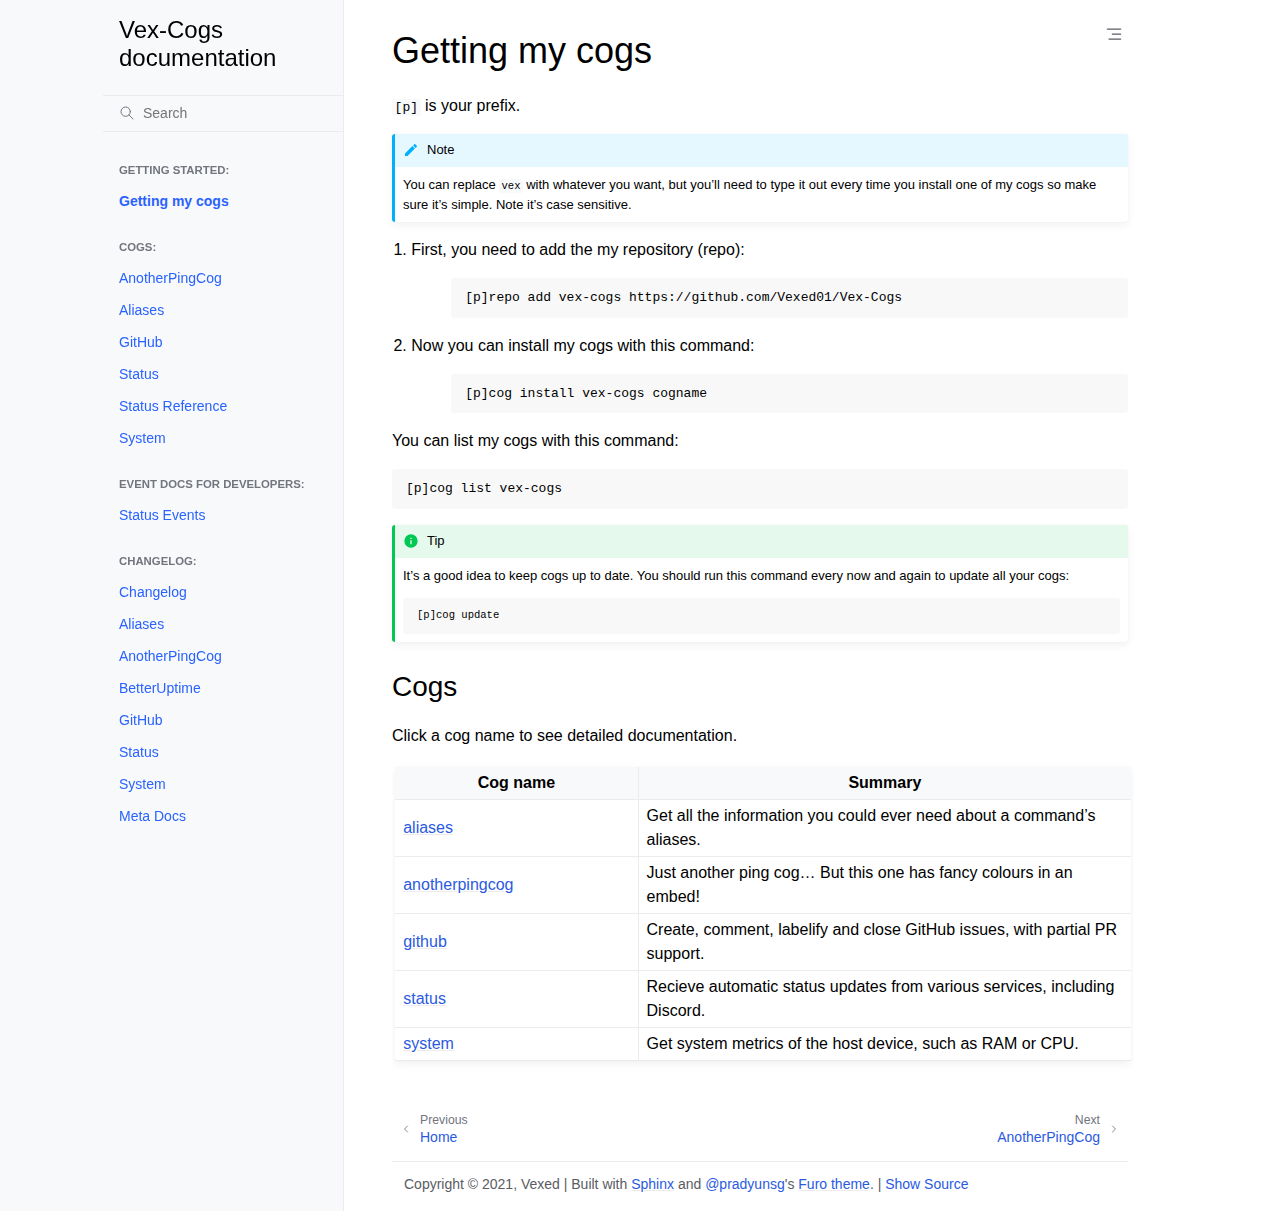
<file: .docs/_build/html/getting_started.html>
<!doctype html>
<html class="no-js">
  <head><meta charset="utf-8"/>
    <meta name="viewport" content="width=device-width,initial-scale=1"/>
    <meta name="color-scheme" content="light dark"><link rel="index" title="Index" href="genindex.html" /><link rel="search" title="Search" href="search.html" /><link rel="next" title="AnotherPingCog" href="cogs/anotherpingcog.html" /><link rel="prev" title="Welcome to Vex-Cogs’s documentation!" href="index.html" />

    <meta name="generator" content="sphinx-3.4.3, furo 2021.03.20.beta30"/>
        <title>Getting my cogs - Vex-Cogs documentation</title>
      <link rel="stylesheet" href="_static/styles/furo.css?digest=978e1795dfe158b585dda6a8417f6411828bf3ed">
    <link rel="stylesheet" href="_static/pygments.css">
    <link media="(prefers-color-scheme: dark)" rel="stylesheet" href="_static/pygments_dark.css">
    


<style>
  :root {
    --color-code-background: #f8f8f8;
  --color-code-foreground: black;
  
  }
  @media (prefers-color-scheme: dark) {
    :root {
      --color-code-background: #202020;
  --color-code-foreground: #d0d0d0;
  
    }
  }

  /* For allowing end-user-specific overrides */
  .override-light {
    --color-code-background: #f8f8f8;
  --color-code-foreground: black;
  
  }
  .override-dark {
    --color-code-background: #202020;
  --color-code-foreground: #d0d0d0;
  
  }
</style><link rel="stylesheet" href="_static/styles/furo-extensions.css?digest=d391b54134226e4196576da3bdb6dddb7e05ba2b"></head>
  <body dir="">
    
<svg xmlns="http://www.w3.org/2000/svg" style="display: none;">
  <symbol id="svg-toc" viewBox="0 0 24 24">
    <title>Contents</title>
    <svg xmlns="http://www.w3.org/2000/svg" width="24" height="24" viewBox="0 0 24 24" fill="none"
      stroke-width="1.5" stroke="currentColor" stroke-linecap="round" stroke-linejoin="round">
      <path stroke="none" d="M0 0h24v24H0z"/>
      <line x1="4" y1="6" x2="20" y2="6" />
      <line x1="10" y1="12" x2="20" y2="12" />
      <line x1="6" y1="18" x2="20" y2="18" />
    </svg>
  </symbol>
  <symbol id="svg-menu" viewBox="0 0 24 24">
    <title>Menu</title>
    <svg xmlns="http://www.w3.org/2000/svg" width="24" height="24" viewBox="0 0 24 24" fill="none"
      stroke="currentColor" stroke-width="2" stroke-linecap="round" stroke-linejoin="round"
      class="feather feather-menu">
      <line x1="3" y1="12" x2="21" y2="12"></line>
      <line x1="3" y1="6" x2="21" y2="6"></line>
      <line x1="3" y1="18" x2="21" y2="18"></line>
    </svg>
  </symbol>
  <symbol id="svg-arrow-right" viewBox="0 0 24 24">
    <title>Expand</title>
    <svg xmlns="http://www.w3.org/2000/svg" width="24" height="24" viewBox="0 0 24 24" fill="none"
      stroke="currentColor" stroke-width="2" stroke-linecap="round" stroke-linejoin="round"
      class="feather feather-chevron-right">
      <polyline points="9 18 15 12 9 6"></polyline>
    </svg>
  </symbol>
</svg>

<input type="checkbox" class="sidebar-toggle" name="__navigation" id="__navigation">
<input type="checkbox" class="sidebar-toggle" name="__toc" id="__toc">
<label class="overlay sidebar-overlay" for="__navigation"></label>
<label class="overlay toc-overlay" for="__toc"></label>



<div class="page">
  <header class="mobile-header">
    <div class="header-left">
      <label class="nav-overlay-icon" for="__navigation">
        <i class="icon"><svg><use href="#svg-menu"></use></svg></i>
      </label>
    </div>
    <div class="header-center">
      <a href="index.html"><div class="brand">Vex-Cogs  documentation</div></a>
    </div>
    <div class="header-right">
      <label class="toc-overlay-icon toc-header-icon" for="__toc">
        <i class="icon"><svg><use href="#svg-toc"></use></svg></i>
      </label>
    </div>
  </header>
  <aside class="sidebar-drawer">
    <div class="sidebar-container">
      
      <div class="sidebar-sticky"><a class="sidebar-brand" href="index.html">
  
  
  <span class="sidebar-brand-text">Vex-Cogs  documentation</span>
  
</a><form class="sidebar-search-container" method="get" action="search.html">
  <input class="sidebar-search" placeholder=Search name="q">
  <input type="hidden" name="check_keywords" value="yes">
  <input type="hidden" name="area" value="default">
</form><div class="sidebar-scroll"><div class="sidebar-tree">
  <p class="caption"><span class="caption-text">Getting started:</span></p>
<ul class="current">
<li class="toctree-l1 current current-page"><a class="current reference internal" href="#">Getting my cogs</a></li>
</ul>
<p class="caption"><span class="caption-text">Cogs:</span></p>
<ul>
<li class="toctree-l1"><a class="reference internal" href="cogs/anotherpingcog.html">AnotherPingCog</a></li>
<li class="toctree-l1"><a class="reference internal" href="cogs/aliases.html">Aliases</a></li>
<li class="toctree-l1"><a class="reference internal" href="cogs/github.html">GitHub</a></li>
<li class="toctree-l1"><a class="reference internal" href="cogs/status.html">Status</a></li>
<li class="toctree-l1"><a class="reference internal" href="cogs/statusref.html">Status Reference</a></li>
<li class="toctree-l1"><a class="reference internal" href="cogs/system.html">System</a></li>
</ul>
<p class="caption"><span class="caption-text">Event docs for developers:</span></p>
<ul>
<li class="toctree-l1"><a class="reference internal" href="statusdev.html">Status Events</a></li>
</ul>
<p class="caption"><span class="caption-text">Changelog:</span></p>
<ul>
<li class="toctree-l1"><a class="reference internal" href="changelog.html">Changelog</a></li>
<li class="toctree-l1"><a class="reference internal" href="changelog.html#aliases">Aliases</a></li>
<li class="toctree-l1"><a class="reference internal" href="changelog.html#anotherpingcog">AnotherPingCog</a></li>
<li class="toctree-l1"><a class="reference internal" href="changelog.html#betteruptime">BetterUptime</a></li>
<li class="toctree-l1"><a class="reference internal" href="changelog.html#github">GitHub</a></li>
<li class="toctree-l1"><a class="reference internal" href="changelog.html#status">Status</a></li>
<li class="toctree-l1"><a class="reference internal" href="changelog.html#system">System</a></li>
<li class="toctree-l1"><a class="reference internal" href="changelog.html#meta-docs">Meta Docs</a></li>
</ul>

</div>
</div>
      </div>
      
    </div>
  </aside>
  <main class="main">
    <div class="content">
      <article role="main">
        <label class="toc-overlay-icon toc-content-icon" for="__toc">
          <i class="icon"><svg><use href="#svg-toc"></use></svg></i>
        </label>
        <div class="section" id="getting-my-cogs">
<h1>Getting my cogs<a class="headerlink" href="#getting-my-cogs" title="Permalink to this headline">¶</a></h1>
<p><code class="docutils literal notranslate"><span class="pre">[p]</span></code> is your prefix.</p>
<div class="admonition note">
<p class="admonition-title">Note</p>
<p>You can replace <code class="docutils literal notranslate"><span class="pre">vex</span></code> with whatever you want, but you’ll need to type it
out every time you install one of my cogs so make sure it’s simple. Note
it’s case sensitive.</p>
</div>
<ol class="arabic">
<li><dl>
<dt>First, you need to add the my repository (repo):</dt><dd><div class="highlight-none notranslate"><div class="highlight"><pre><span></span>[p]repo add vex-cogs https://github.com/Vexed01/Vex-Cogs
</pre></div>
</div>
</dd>
</dl>
</li>
<li><dl>
<dt>Now you can install my cogs with this command:</dt><dd><div class="highlight-none notranslate"><div class="highlight"><pre><span></span>[p]cog install vex-cogs cogname
</pre></div>
</div>
</dd>
</dl>
</li>
</ol>
<p>You can list my cogs with this command:</p>
<div class="highlight-none notranslate"><div class="highlight"><pre><span></span>[p]cog list vex-cogs
</pre></div>
</div>
<div class="admonition tip">
<p class="admonition-title">Tip</p>
<p>It’s a good idea to keep cogs up to date. You should run this command
every now and again to update all your cogs:</p>
<div class="highlight-none notranslate"><div class="highlight"><pre><span></span>[p]cog update
</pre></div>
</div>
</div>
<div class="section" id="cogs">
<h2>Cogs<a class="headerlink" href="#cogs" title="Permalink to this headline">¶</a></h2>
<p>Click a cog name to see detailed documentation.</p>
<div class="table-wrapper"><table class="docutils align-default">
<colgroup>
<col style="width: 33%"/>
<col style="width: 67%"/>
</colgroup>
<thead>
<tr class="row-odd"><th class="head"><p>Cog name</p></th>
<th class="head"><p>Summary</p></th>
</tr>
</thead>
<tbody>
<tr class="row-even"><td><p><a class="reference internal" href="cogs/aliases.html#aliases"><span class="std std-ref">aliases</span></a></p></td>
<td><p>Get all the information you could ever need about a command’s aliases.</p></td>
</tr>
<tr class="row-odd"><td><p><a class="reference internal" href="cogs/anotherpingcog.html#anotherpingcog"><span class="std std-ref">anotherpingcog</span></a></p></td>
<td><p>Just another ping cog… But this one has fancy colours in an embed!</p></td>
</tr>
<tr class="row-even"><td><p><a class="reference internal" href="cogs/github.html#github"><span class="std std-ref">github</span></a></p></td>
<td><p>Create, comment, labelify and close GitHub issues, with partial PR support.</p></td>
</tr>
<tr class="row-odd"><td><p><a class="reference internal" href="cogs/status.html#status"><span class="std std-ref">status</span></a></p></td>
<td><p>Recieve automatic status updates from various services, including Discord.</p></td>
</tr>
<tr class="row-even"><td><p><a class="reference internal" href="cogs/system.html#system"><span class="std std-ref">system</span></a></p></td>
<td><p>Get system metrics of the host device, such as RAM or CPU.</p></td>
</tr>
</tbody>
</table></div>
</div>
</div>

      </article>
      <footer>
        
        <div class="related-pages">
          <a class="next-page" href="cogs/anotherpingcog.html">
              <div class="page-info">
                <div class="context">
                  <span>Next</span>
                </div>
                <div class="title">AnotherPingCog</div>
              </div>
              <svg><use href="#svg-arrow-right"></use></svg>
            </a>
          <a class="prev-page" href="index.html">
              <svg><use href="#svg-arrow-right"></use></svg>
              <div class="page-info">
                <div class="context">
                  <span>Previous</span>
                </div>
                
                <div class="title">Home</div>
                
              </div>
            </a>
        </div>

        <div class="related-information">
              Copyright &#169; 2021, Vexed
            |
            Built with <a href="https://www.sphinx-doc.org/">Sphinx</a>
              and
              <a class="muted-link" href="https://pradyunsg.me">@pradyunsg</a>'s
              <a href="https://github.com/pradyunsg/furo">Furo theme</a>.
            |
            <a class="muted-link" href="_sources/getting_started.rst.txt"
               rel="nofollow">
              Show Source
            </a>
        </div>
        
      </footer>
    </div>
    <aside class="toc-drawer">
      
      
      <div class="toc-sticky toc-scroll">
        <div class="toc-title-container">
          <span class="toc-title">
            Contents
          </span>
        </div>
        <div class="toc-tree-container">
          <div class="toc-tree">
            <ul>
<li><a class="reference internal" href="#">Getting my cogs</a><ul>
<li><a class="reference internal" href="#cogs">Cogs</a></li>
</ul>
</li>
</ul>

          </div>
        </div>
      </div>
      
      
    </aside>
  </main>
</div>
    <script id="documentation_options" data-url_root="./" src="_static/documentation_options.js"></script>
    <script src="_static/jquery.js"></script>
    <script src="_static/underscore.js"></script>
    <script src="_static/doctools.js"></script>
    <script src="_static/scripts/main.js?digest=e931d09b2a40c1bb82b542effe772014573baf67"></script></body>
</html>
</file>
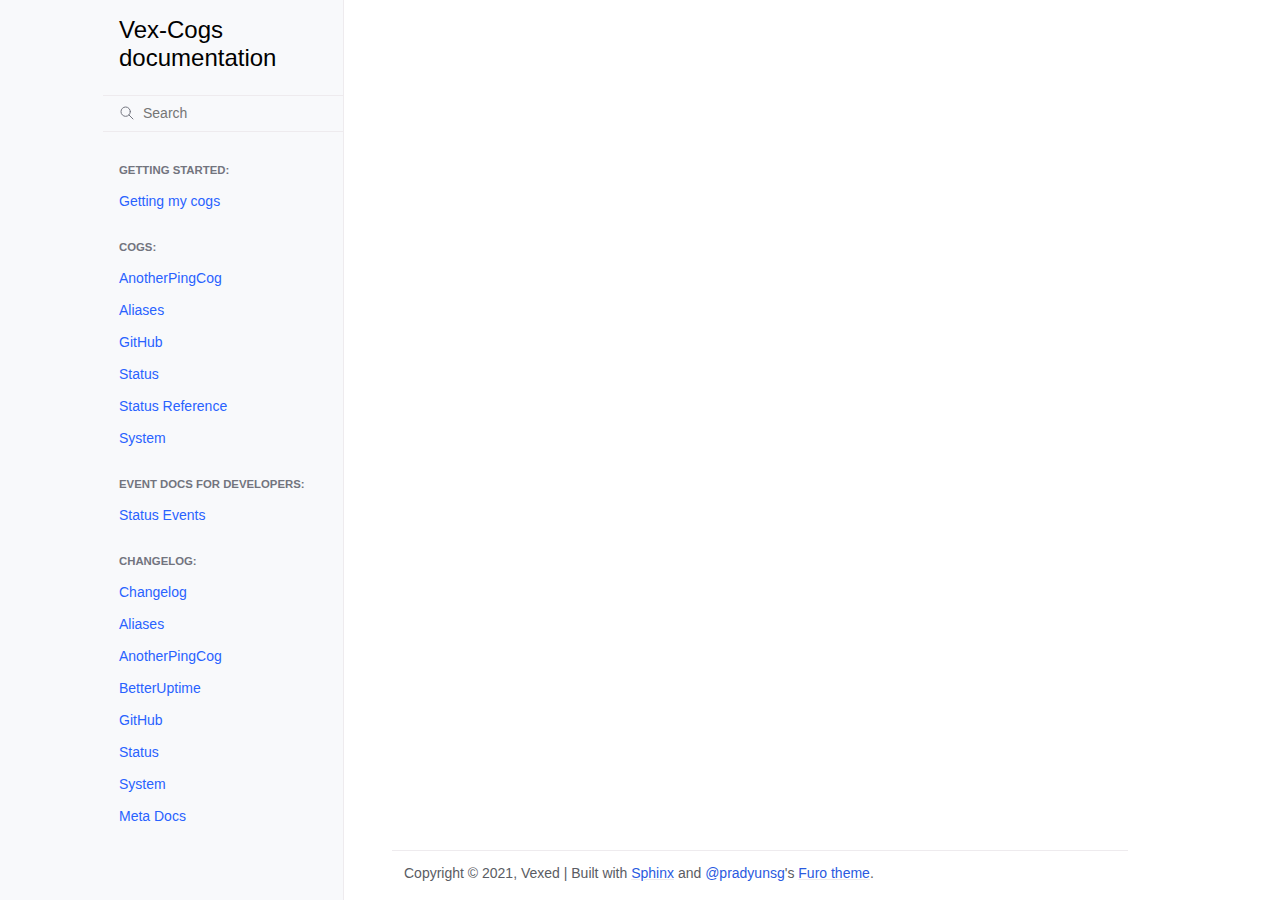
<file: .docs/_build/html/search.html>
<!doctype html>
<html class="no-js">
  <head><meta charset="utf-8"/>
    <meta name="viewport" content="width=device-width,initial-scale=1"/>
    <meta name="color-scheme" content="light dark"><link rel="index" title="Index" href="genindex.html" /><link rel="search" title="Search" href="#" />

    <meta name="generator" content="sphinx-3.4.3, furo 2021.03.20.beta30"/><title>Search - Vex-Cogs  documentation</title><link rel="stylesheet" href="_static/styles/furo.css?digest=978e1795dfe158b585dda6a8417f6411828bf3ed">
    <link rel="stylesheet" href="_static/pygments.css">
    <link media="(prefers-color-scheme: dark)" rel="stylesheet" href="_static/pygments_dark.css">
    


<style>
  :root {
    --color-code-background: #f8f8f8;
  --color-code-foreground: black;
  
  }
  @media (prefers-color-scheme: dark) {
    :root {
      --color-code-background: #202020;
  --color-code-foreground: #d0d0d0;
  
    }
  }

  /* For allowing end-user-specific overrides */
  .override-light {
    --color-code-background: #f8f8f8;
  --color-code-foreground: black;
  
  }
  .override-dark {
    --color-code-background: #202020;
  --color-code-foreground: #d0d0d0;
  
  }
</style><link rel="stylesheet" href="_static/styles/furo-extensions.css?digest=d391b54134226e4196576da3bdb6dddb7e05ba2b"></head>
  <body dir="">
    
<svg xmlns="http://www.w3.org/2000/svg" style="display: none;">
  <symbol id="svg-toc" viewBox="0 0 24 24">
    <title>Contents</title>
    <svg xmlns="http://www.w3.org/2000/svg" width="24" height="24" viewBox="0 0 24 24" fill="none"
      stroke-width="1.5" stroke="currentColor" stroke-linecap="round" stroke-linejoin="round">
      <path stroke="none" d="M0 0h24v24H0z"/>
      <line x1="4" y1="6" x2="20" y2="6" />
      <line x1="10" y1="12" x2="20" y2="12" />
      <line x1="6" y1="18" x2="20" y2="18" />
    </svg>
  </symbol>
  <symbol id="svg-menu" viewBox="0 0 24 24">
    <title>Menu</title>
    <svg xmlns="http://www.w3.org/2000/svg" width="24" height="24" viewBox="0 0 24 24" fill="none"
      stroke="currentColor" stroke-width="2" stroke-linecap="round" stroke-linejoin="round"
      class="feather feather-menu">
      <line x1="3" y1="12" x2="21" y2="12"></line>
      <line x1="3" y1="6" x2="21" y2="6"></line>
      <line x1="3" y1="18" x2="21" y2="18"></line>
    </svg>
  </symbol>
  <symbol id="svg-arrow-right" viewBox="0 0 24 24">
    <title>Expand</title>
    <svg xmlns="http://www.w3.org/2000/svg" width="24" height="24" viewBox="0 0 24 24" fill="none"
      stroke="currentColor" stroke-width="2" stroke-linecap="round" stroke-linejoin="round"
      class="feather feather-chevron-right">
      <polyline points="9 18 15 12 9 6"></polyline>
    </svg>
  </symbol>
</svg>

<input type="checkbox" class="sidebar-toggle" name="__navigation" id="__navigation">
<input type="checkbox" class="sidebar-toggle" name="__toc" id="__toc">
<label class="overlay sidebar-overlay" for="__navigation"></label>
<label class="overlay toc-overlay" for="__toc"></label>



<div class="page">
  <header class="mobile-header">
    <div class="header-left">
      <label class="nav-overlay-icon" for="__navigation">
        <i class="icon"><svg><use href="#svg-menu"></use></svg></i>
      </label>
    </div>
    <div class="header-center">
      <a href="index.html"><div class="brand">Vex-Cogs  documentation</div></a>
    </div>
    <div class="header-right">
      <label class="toc-overlay-icon toc-header-icon no-toc" for="__toc">
        <i class="icon"><svg><use href="#svg-toc"></use></svg></i>
      </label>
    </div>
  </header>
  <aside class="sidebar-drawer">
    <div class="sidebar-container">
      
      <div class="sidebar-sticky"><a class="sidebar-brand" href="index.html">
  
  
  <span class="sidebar-brand-text">Vex-Cogs  documentation</span>
  
</a><form class="sidebar-search-container" method="get" action="#">
  <input class="sidebar-search" placeholder=Search name="q">
  <input type="hidden" name="check_keywords" value="yes">
  <input type="hidden" name="area" value="default">
</form><div class="sidebar-scroll"><div class="sidebar-tree">
  <p class="caption"><span class="caption-text">Getting started:</span></p>
<ul>
<li class="toctree-l1"><a class="reference internal" href="getting_started.html">Getting my cogs</a></li>
</ul>
<p class="caption"><span class="caption-text">Cogs:</span></p>
<ul>
<li class="toctree-l1"><a class="reference internal" href="cogs/anotherpingcog.html">AnotherPingCog</a></li>
<li class="toctree-l1"><a class="reference internal" href="cogs/aliases.html">Aliases</a></li>
<li class="toctree-l1"><a class="reference internal" href="cogs/github.html">GitHub</a></li>
<li class="toctree-l1"><a class="reference internal" href="cogs/status.html">Status</a></li>
<li class="toctree-l1"><a class="reference internal" href="cogs/statusref.html">Status Reference</a></li>
<li class="toctree-l1"><a class="reference internal" href="cogs/system.html">System</a></li>
</ul>
<p class="caption"><span class="caption-text">Event docs for developers:</span></p>
<ul>
<li class="toctree-l1"><a class="reference internal" href="statusdev.html">Status Events</a></li>
</ul>
<p class="caption"><span class="caption-text">Changelog:</span></p>
<ul>
<li class="toctree-l1"><a class="reference internal" href="changelog.html">Changelog</a></li>
<li class="toctree-l1"><a class="reference internal" href="changelog.html#aliases">Aliases</a></li>
<li class="toctree-l1"><a class="reference internal" href="changelog.html#anotherpingcog">AnotherPingCog</a></li>
<li class="toctree-l1"><a class="reference internal" href="changelog.html#betteruptime">BetterUptime</a></li>
<li class="toctree-l1"><a class="reference internal" href="changelog.html#github">GitHub</a></li>
<li class="toctree-l1"><a class="reference internal" href="changelog.html#status">Status</a></li>
<li class="toctree-l1"><a class="reference internal" href="changelog.html#system">System</a></li>
<li class="toctree-l1"><a class="reference internal" href="changelog.html#meta-docs">Meta Docs</a></li>
</ul>

</div>
</div>
      </div>
      
    </div>
  </aside>
  <main class="main">
    <div class="content">
      <article role="main">
        <label class="toc-overlay-icon toc-content-icon no-toc" for="__toc">
          <i class="icon"><svg><use href="#svg-toc"></use></svg></i>
        </label>
        
<div id="fallback" class="admonition error">
  <p class="admonition-title">Error</p>
  <p>
    Please activate JavaScript to enable the search functionality.
  </p>
</div>
<script>document.getElementById('fallback').hidden = true;</script>

<div id="search-results"></div>

      </article>
      <footer>
        
        <div class="related-pages">
          
          
        </div>

        <div class="related-information">
              Copyright &#169; 2021, Vexed
            |
            Built with <a href="https://www.sphinx-doc.org/">Sphinx</a>
              and
              <a class="muted-link" href="https://pradyunsg.me">@pradyunsg</a>'s
              <a href="https://github.com/pradyunsg/furo">Furo theme</a>.
        </div>
        
      </footer>
    </div>
    <aside class="toc-drawer no-toc">
      
      
      
    </aside>
  </main>
</div>
    <script id="documentation_options" data-url_root="./" src="_static/documentation_options.js"></script>
    <script src="_static/jquery.js"></script>
    <script src="_static/underscore.js"></script>
    <script src="_static/doctools.js"></script>
    
<script src="_static/searchtools.js"></script>
<script src="_static/language_data.js"></script><script src="_static/scripts/main.js?digest=e931d09b2a40c1bb82b542effe772014573baf67"></script>
<script src="searchindex.js"></script></body>
</html>
</file>
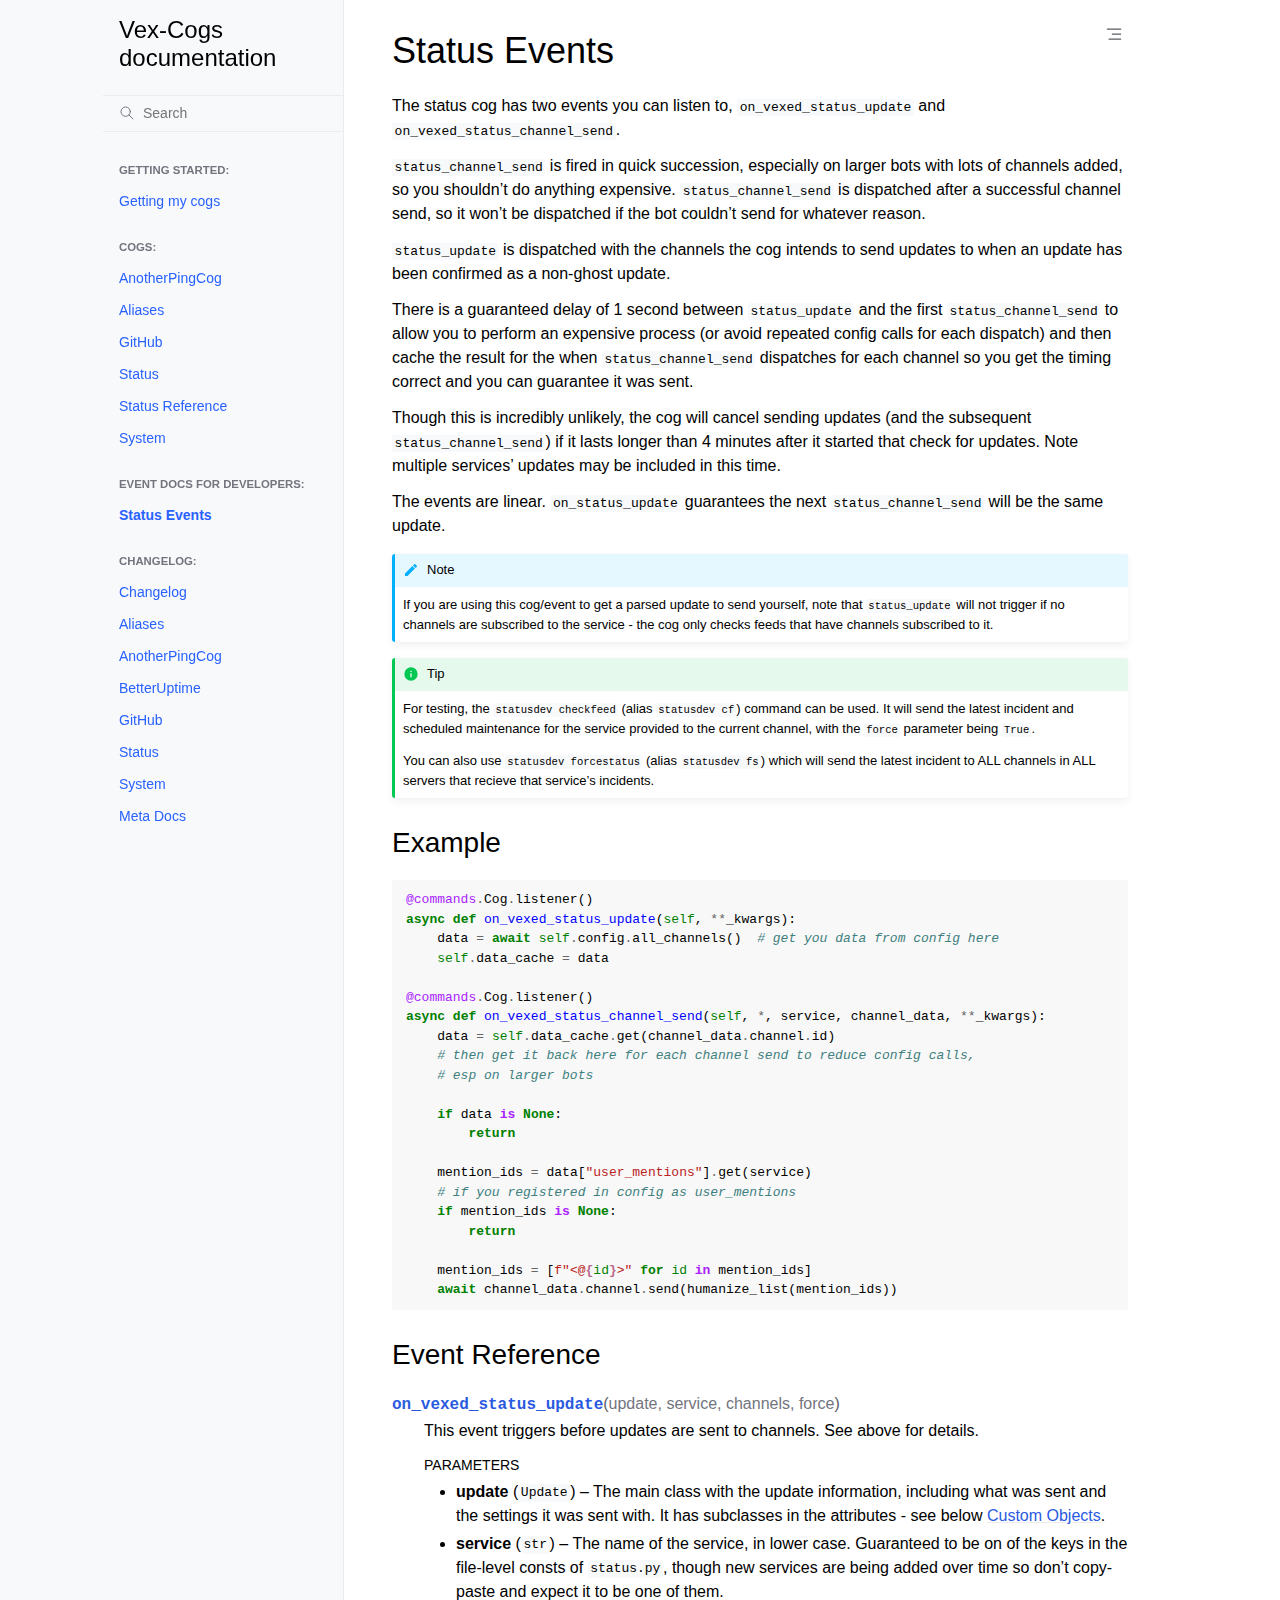
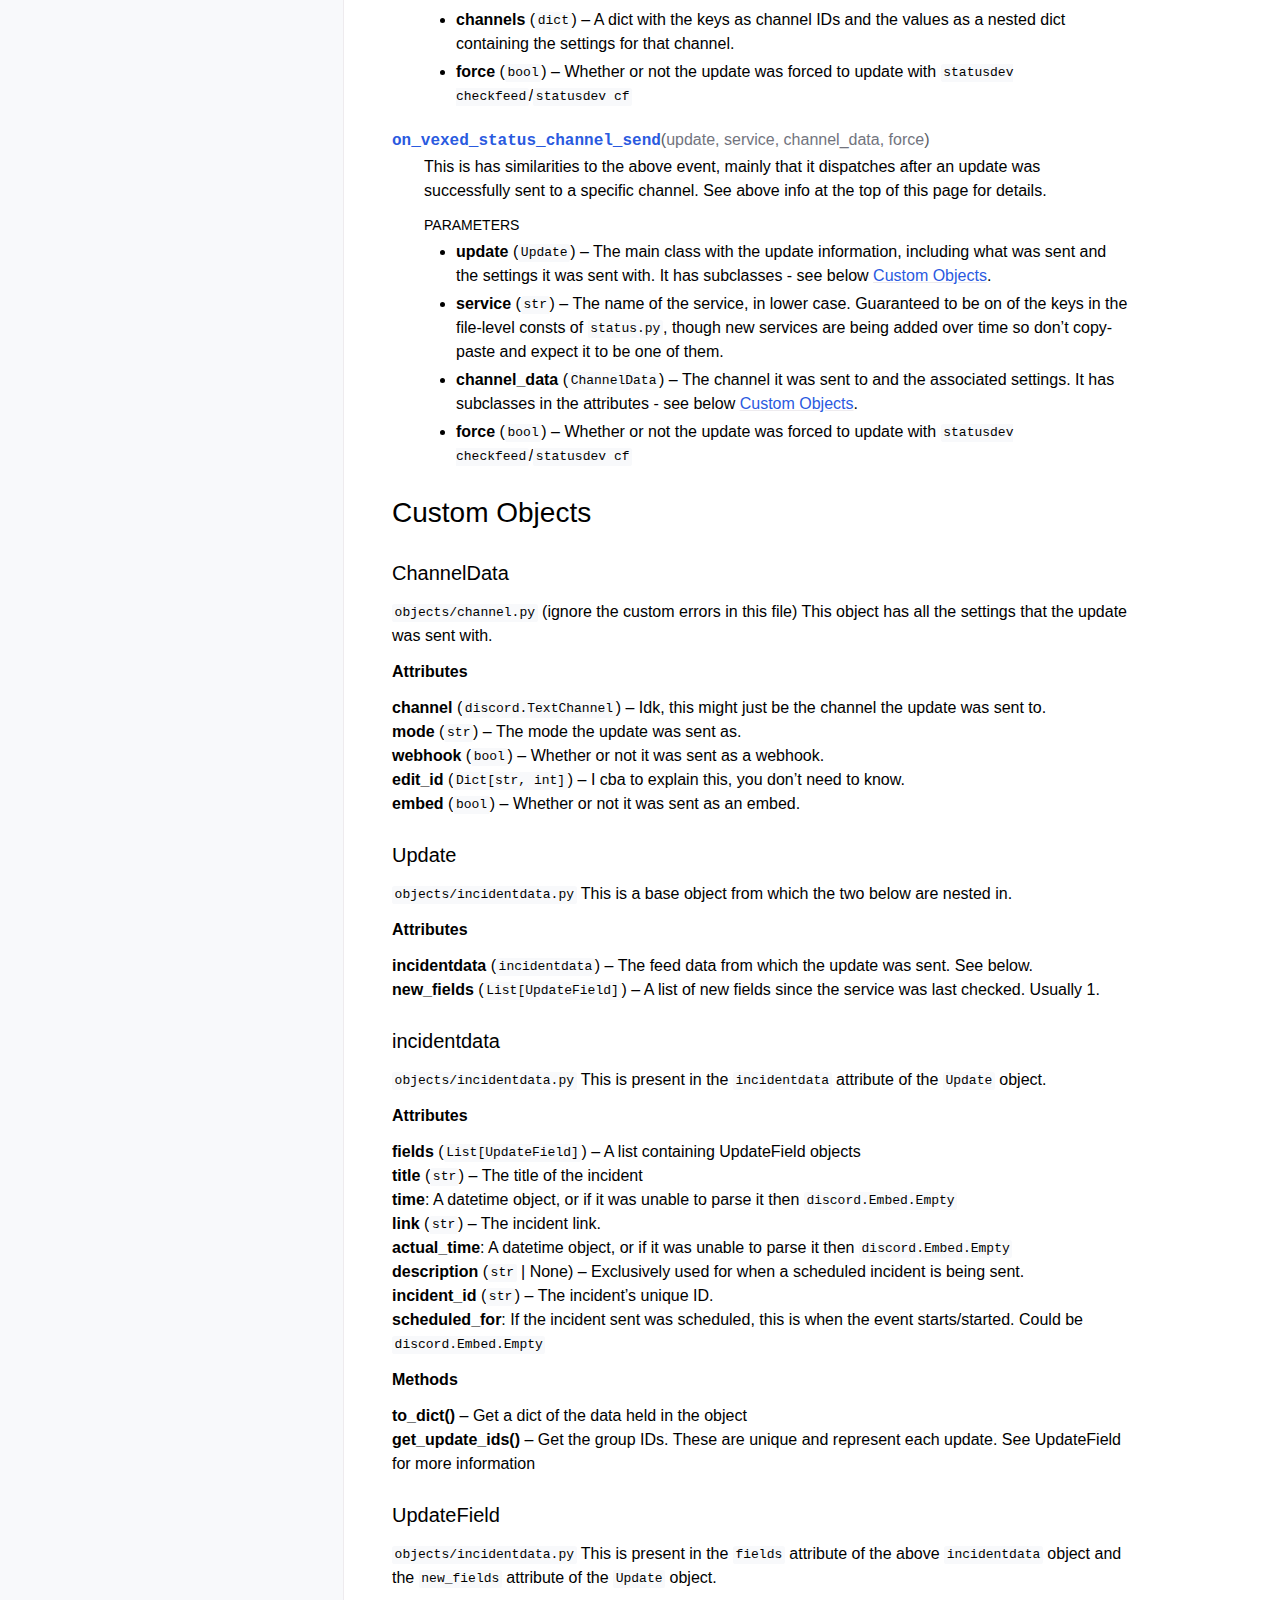
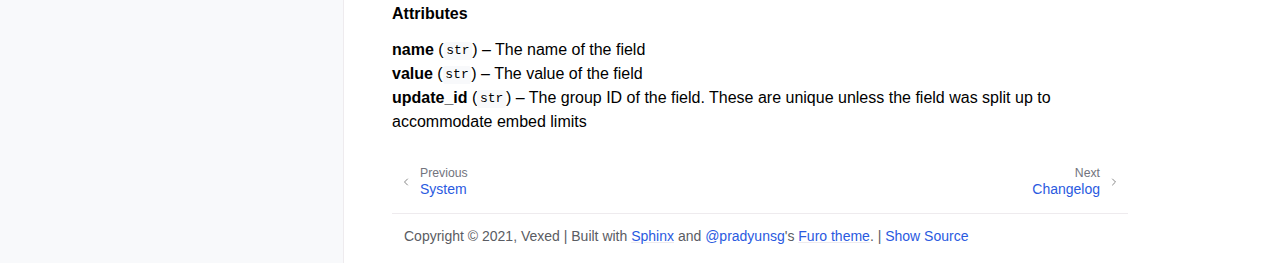
<file: .docs/_build/html/statusdev.html>
<!doctype html>
<html class="no-js">
  <head><meta charset="utf-8"/>
    <meta name="viewport" content="width=device-width,initial-scale=1"/>
    <meta name="color-scheme" content="light dark"><link rel="index" title="Index" href="genindex.html" /><link rel="search" title="Search" href="search.html" /><link rel="next" title="Changelog" href="changelog.html" /><link rel="prev" title="System" href="cogs/system.html" />

    <meta name="generator" content="sphinx-3.4.3, furo 2021.03.20.beta30"/>
        <title>Status Events - Vex-Cogs documentation</title>
      <link rel="stylesheet" href="_static/styles/furo.css?digest=978e1795dfe158b585dda6a8417f6411828bf3ed">
    <link rel="stylesheet" href="_static/pygments.css">
    <link media="(prefers-color-scheme: dark)" rel="stylesheet" href="_static/pygments_dark.css">
    


<style>
  :root {
    --color-code-background: #f8f8f8;
  --color-code-foreground: black;
  
  }
  @media (prefers-color-scheme: dark) {
    :root {
      --color-code-background: #202020;
  --color-code-foreground: #d0d0d0;
  
    }
  }

  /* For allowing end-user-specific overrides */
  .override-light {
    --color-code-background: #f8f8f8;
  --color-code-foreground: black;
  
  }
  .override-dark {
    --color-code-background: #202020;
  --color-code-foreground: #d0d0d0;
  
  }
</style><link rel="stylesheet" href="_static/styles/furo-extensions.css?digest=d391b54134226e4196576da3bdb6dddb7e05ba2b"></head>
  <body dir="">
    
<svg xmlns="http://www.w3.org/2000/svg" style="display: none;">
  <symbol id="svg-toc" viewBox="0 0 24 24">
    <title>Contents</title>
    <svg xmlns="http://www.w3.org/2000/svg" width="24" height="24" viewBox="0 0 24 24" fill="none"
      stroke-width="1.5" stroke="currentColor" stroke-linecap="round" stroke-linejoin="round">
      <path stroke="none" d="M0 0h24v24H0z"/>
      <line x1="4" y1="6" x2="20" y2="6" />
      <line x1="10" y1="12" x2="20" y2="12" />
      <line x1="6" y1="18" x2="20" y2="18" />
    </svg>
  </symbol>
  <symbol id="svg-menu" viewBox="0 0 24 24">
    <title>Menu</title>
    <svg xmlns="http://www.w3.org/2000/svg" width="24" height="24" viewBox="0 0 24 24" fill="none"
      stroke="currentColor" stroke-width="2" stroke-linecap="round" stroke-linejoin="round"
      class="feather feather-menu">
      <line x1="3" y1="12" x2="21" y2="12"></line>
      <line x1="3" y1="6" x2="21" y2="6"></line>
      <line x1="3" y1="18" x2="21" y2="18"></line>
    </svg>
  </symbol>
  <symbol id="svg-arrow-right" viewBox="0 0 24 24">
    <title>Expand</title>
    <svg xmlns="http://www.w3.org/2000/svg" width="24" height="24" viewBox="0 0 24 24" fill="none"
      stroke="currentColor" stroke-width="2" stroke-linecap="round" stroke-linejoin="round"
      class="feather feather-chevron-right">
      <polyline points="9 18 15 12 9 6"></polyline>
    </svg>
  </symbol>
</svg>

<input type="checkbox" class="sidebar-toggle" name="__navigation" id="__navigation">
<input type="checkbox" class="sidebar-toggle" name="__toc" id="__toc">
<label class="overlay sidebar-overlay" for="__navigation"></label>
<label class="overlay toc-overlay" for="__toc"></label>



<div class="page">
  <header class="mobile-header">
    <div class="header-left">
      <label class="nav-overlay-icon" for="__navigation">
        <i class="icon"><svg><use href="#svg-menu"></use></svg></i>
      </label>
    </div>
    <div class="header-center">
      <a href="index.html"><div class="brand">Vex-Cogs  documentation</div></a>
    </div>
    <div class="header-right">
      <label class="toc-overlay-icon toc-header-icon" for="__toc">
        <i class="icon"><svg><use href="#svg-toc"></use></svg></i>
      </label>
    </div>
  </header>
  <aside class="sidebar-drawer">
    <div class="sidebar-container">
      
      <div class="sidebar-sticky"><a class="sidebar-brand" href="index.html">
  
  
  <span class="sidebar-brand-text">Vex-Cogs  documentation</span>
  
</a><form class="sidebar-search-container" method="get" action="search.html">
  <input class="sidebar-search" placeholder=Search name="q">
  <input type="hidden" name="check_keywords" value="yes">
  <input type="hidden" name="area" value="default">
</form><div class="sidebar-scroll"><div class="sidebar-tree">
  <p class="caption"><span class="caption-text">Getting started:</span></p>
<ul>
<li class="toctree-l1"><a class="reference internal" href="getting_started.html">Getting my cogs</a></li>
</ul>
<p class="caption"><span class="caption-text">Cogs:</span></p>
<ul>
<li class="toctree-l1"><a class="reference internal" href="cogs/anotherpingcog.html">AnotherPingCog</a></li>
<li class="toctree-l1"><a class="reference internal" href="cogs/aliases.html">Aliases</a></li>
<li class="toctree-l1"><a class="reference internal" href="cogs/github.html">GitHub</a></li>
<li class="toctree-l1"><a class="reference internal" href="cogs/status.html">Status</a></li>
<li class="toctree-l1"><a class="reference internal" href="cogs/statusref.html">Status Reference</a></li>
<li class="toctree-l1"><a class="reference internal" href="cogs/system.html">System</a></li>
</ul>
<p class="caption"><span class="caption-text">Event docs for developers:</span></p>
<ul class="current">
<li class="toctree-l1 current current-page"><a class="current reference internal" href="#">Status Events</a></li>
</ul>
<p class="caption"><span class="caption-text">Changelog:</span></p>
<ul>
<li class="toctree-l1"><a class="reference internal" href="changelog.html">Changelog</a></li>
<li class="toctree-l1"><a class="reference internal" href="changelog.html#aliases">Aliases</a></li>
<li class="toctree-l1"><a class="reference internal" href="changelog.html#anotherpingcog">AnotherPingCog</a></li>
<li class="toctree-l1"><a class="reference internal" href="changelog.html#betteruptime">BetterUptime</a></li>
<li class="toctree-l1"><a class="reference internal" href="changelog.html#github">GitHub</a></li>
<li class="toctree-l1"><a class="reference internal" href="changelog.html#status">Status</a></li>
<li class="toctree-l1"><a class="reference internal" href="changelog.html#system">System</a></li>
<li class="toctree-l1"><a class="reference internal" href="changelog.html#meta-docs">Meta Docs</a></li>
</ul>

</div>
</div>
      </div>
      
    </div>
  </aside>
  <main class="main">
    <div class="content">
      <article role="main">
        <label class="toc-overlay-icon toc-content-icon" for="__toc">
          <i class="icon"><svg><use href="#svg-toc"></use></svg></i>
        </label>
        <div class="section" id="status-events">
<span id="statusdev"></span><h1>Status Events<a class="headerlink" href="#status-events" title="Permalink to this headline">¶</a></h1>
<p>The status cog has two events you can listen to, <code class="docutils literal notranslate"><span class="pre">on_vexed_status_update</span></code> and
<code class="docutils literal notranslate"><span class="pre">on_vexed_status_channel_send</span></code>.</p>
<p><code class="docutils literal notranslate"><span class="pre">status_channel_send</span></code> is fired in quick succession, especially on larger bots with
lots of channels added, so you shouldn’t do anything expensive. <code class="docutils literal notranslate"><span class="pre">status_channel_send</span></code>
is dispatched after a successful channel send, so it won’t be dispatched if the bot
couldn’t send for whatever reason.</p>
<p><code class="docutils literal notranslate"><span class="pre">status_update</span></code> is dispatched with the channels the cog intends to send updates to when
an update has been confirmed as a non-ghost update.</p>
<p>There is a guaranteed delay of 1 second between <code class="docutils literal notranslate"><span class="pre">status_update</span></code> and the first
<code class="docutils literal notranslate"><span class="pre">status_channel_send</span></code> to allow you to perform an expensive process (or avoid repeated
config calls for each dispatch) and then cache the result for the when <code class="docutils literal notranslate"><span class="pre">status_channel_send</span></code>
dispatches for each channel so you get the timing correct and you can guarantee it was sent.</p>
<p>Though this is incredibly unlikely, the cog will cancel sending updates (and the subsequent
<code class="docutils literal notranslate"><span class="pre">status_channel_send</span></code>) if it lasts longer than 4 minutes after
it started that check for updates. Note multiple services’ updates may be included in this
time.</p>
<p>The events are linear. <code class="docutils literal notranslate"><span class="pre">on_status_update</span></code> guarantees the next <code class="docutils literal notranslate"><span class="pre">status_channel_send</span></code> will be
the same update.</p>
<div class="admonition note">
<p class="admonition-title">Note</p>
<p>If you are using this cog/event to get a parsed update to send yourself, note that
<code class="docutils literal notranslate"><span class="pre">status_update</span></code> will not trigger if no channels are subscribed to the service -
the cog only checks feeds that have channels subscribed to it.</p>
</div>
<div class="admonition tip">
<p class="admonition-title">Tip</p>
<p>For testing, the <code class="docutils literal notranslate"><span class="pre">statusdev</span> <span class="pre">checkfeed</span></code> (alias <code class="docutils literal notranslate"><span class="pre">statusdev</span> <span class="pre">cf</span></code>) command can be used.
It will send the latest incident and scheduled maintenance for the service provided to
the current channel, with the <code class="docutils literal notranslate"><span class="pre">force</span></code> parameter being <code class="docutils literal notranslate"><span class="pre">True</span></code>.</p>
<p>You can also use <code class="docutils literal notranslate"><span class="pre">statusdev</span> <span class="pre">forcestatus</span></code> (alias <code class="docutils literal notranslate"><span class="pre">statusdev</span> <span class="pre">fs</span></code>) which will send the
latest incident to ALL channels in ALL servers that recieve that service’s incidents.</p>
</div>
<div class="section" id="example">
<h2>Example<a class="headerlink" href="#example" title="Permalink to this headline">¶</a></h2>
<div class="highlight-python notranslate"><div class="highlight"><pre><span></span><span class="nd">@commands</span><span class="o">.</span><span class="n">Cog</span><span class="o">.</span><span class="n">listener</span><span class="p">()</span>
<span class="k">async</span> <span class="k">def</span> <span class="nf">on_vexed_status_update</span><span class="p">(</span><span class="bp">self</span><span class="p">,</span> <span class="o">**</span><span class="n">_kwargs</span><span class="p">):</span>
    <span class="n">data</span> <span class="o">=</span> <span class="k">await</span> <span class="bp">self</span><span class="o">.</span><span class="n">config</span><span class="o">.</span><span class="n">all_channels</span><span class="p">()</span>  <span class="c1"># get you data from config here</span>
    <span class="bp">self</span><span class="o">.</span><span class="n">data_cache</span> <span class="o">=</span> <span class="n">data</span>

<span class="nd">@commands</span><span class="o">.</span><span class="n">Cog</span><span class="o">.</span><span class="n">listener</span><span class="p">()</span>
<span class="k">async</span> <span class="k">def</span> <span class="nf">on_vexed_status_channel_send</span><span class="p">(</span><span class="bp">self</span><span class="p">,</span> <span class="o">*</span><span class="p">,</span> <span class="n">service</span><span class="p">,</span> <span class="n">channel_data</span><span class="p">,</span> <span class="o">**</span><span class="n">_kwargs</span><span class="p">):</span>
    <span class="n">data</span> <span class="o">=</span> <span class="bp">self</span><span class="o">.</span><span class="n">data_cache</span><span class="o">.</span><span class="n">get</span><span class="p">(</span><span class="n">channel_data</span><span class="o">.</span><span class="n">channel</span><span class="o">.</span><span class="n">id</span><span class="p">)</span>
    <span class="c1"># then get it back here for each channel send to reduce config calls,</span>
    <span class="c1"># esp on larger bots</span>

    <span class="k">if</span> <span class="n">data</span> <span class="ow">is</span> <span class="kc">None</span><span class="p">:</span>
        <span class="k">return</span>

    <span class="n">mention_ids</span> <span class="o">=</span> <span class="n">data</span><span class="p">[</span><span class="s2">"user_mentions"</span><span class="p">]</span><span class="o">.</span><span class="n">get</span><span class="p">(</span><span class="n">service</span><span class="p">)</span>
    <span class="c1"># if you registered in config as user_mentions</span>
    <span class="k">if</span> <span class="n">mention_ids</span> <span class="ow">is</span> <span class="kc">None</span><span class="p">:</span>
        <span class="k">return</span>

    <span class="n">mention_ids</span> <span class="o">=</span> <span class="p">[</span><span class="sa">f</span><span class="s2">"&lt;@</span><span class="si">{</span><span class="nb">id</span><span class="si">}</span><span class="s2">&gt;"</span> <span class="k">for</span> <span class="nb">id</span> <span class="ow">in</span> <span class="n">mention_ids</span><span class="p">]</span>
    <span class="k">await</span> <span class="n">channel_data</span><span class="o">.</span><span class="n">channel</span><span class="o">.</span><span class="n">send</span><span class="p">(</span><span class="n">humanize_list</span><span class="p">(</span><span class="n">mention_ids</span><span class="p">))</span>
</pre></div>
</div>
</div>
<div class="section" id="event-reference">
<h2>Event Reference<a class="headerlink" href="#event-reference" title="Permalink to this headline">¶</a></h2>
<dl class="py function">
<dt id="on_vexed_status_update">
<code class="sig-name descname">on_vexed_status_update</code><span class="sig-paren">(</span><em class="sig-param"><span class="n">update</span></em>, <em class="sig-param"><span class="n">service</span></em>, <em class="sig-param"><span class="n">channels</span></em>, <em class="sig-param"><span class="n">force</span></em><span class="sig-paren">)</span><a class="headerlink" href="#on_vexed_status_update" title="Permalink to this definition">¶</a></dt>
<dd><p>This event triggers before updates are sent to channels. See above for details.</p>
<dl class="field-list simple">
<dt class="field-odd">Parameters</dt>
<dd class="field-odd"><ul class="simple">
<li><p><strong>update</strong> (<code class="xref py py-class docutils literal notranslate"><span class="pre">Update</span></code>) – The main class with the update information, including what was sent
and the settings it was sent with. It has subclasses in the attributes - see
below <a class="reference internal" href="#custom-objects">Custom Objects</a>.</p></li>
<li><p><strong>service</strong> (<code class="xref py py-class docutils literal notranslate"><span class="pre">str</span></code>) – The name of the service, in lower case. Guaranteed to be on of
the keys in the file-level consts of <code class="docutils literal notranslate"><span class="pre">status.py</span></code>, though new services are
being added over time so don’t copy-paste and expect it to be one of them.</p></li>
<li><p><strong>channels</strong> (<code class="xref py py-class docutils literal notranslate"><span class="pre">dict</span></code>) – A dict with the keys as channel IDs and the values as a nested
dict containing the settings for that channel.</p></li>
<li><p><strong>force</strong> (<code class="xref py py-class docutils literal notranslate"><span class="pre">bool</span></code>) – Whether or not the update was forced to update with
<code class="docutils literal notranslate"><span class="pre">statusdev</span> <span class="pre">checkfeed</span></code>/<code class="docutils literal notranslate"><span class="pre">statusdev</span> <span class="pre">cf</span></code></p></li>
</ul>
</dd>
</dl>
</dd></dl>
<dl class="py function">
<dt id="on_vexed_status_channel_send">
<code class="sig-name descname">on_vexed_status_channel_send</code><span class="sig-paren">(</span><em class="sig-param"><span class="n">update</span></em>, <em class="sig-param"><span class="n">service</span></em>, <em class="sig-param"><span class="n">channel_data</span></em>, <em class="sig-param"><span class="n">force</span></em><span class="sig-paren">)</span><a class="headerlink" href="#on_vexed_status_channel_send" title="Permalink to this definition">¶</a></dt>
<dd><p>This is has similarities to the above event, mainly that it dispatches after an
update was successfully sent to a specific channel. See above info at the top of
this page for details.</p>
<dl class="field-list simple">
<dt class="field-odd">Parameters</dt>
<dd class="field-odd"><ul class="simple">
<li><p><strong>update</strong> (<code class="xref py py-class docutils literal notranslate"><span class="pre">Update</span></code>) – The main class with the update information, including what was sent
and the settings it was sent with. It has subclasses - see below <a class="reference internal" href="#custom-objects">Custom Objects</a>.</p></li>
<li><p><strong>service</strong> (<code class="xref py py-class docutils literal notranslate"><span class="pre">str</span></code>) – The name of the service, in lower case. Guaranteed to be on of
the keys in the file-level consts of <code class="docutils literal notranslate"><span class="pre">status.py</span></code>, though new services are
being added over time so don’t copy-paste and expect it to be one of them.</p></li>
<li><p><strong>channel_data</strong> (<code class="xref py py-class docutils literal notranslate"><span class="pre">ChannelData</span></code>) – The channel it was sent to and the associated settings. It has
subclasses in the attributes - see below <a class="reference internal" href="#custom-objects">Custom Objects</a>.</p></li>
<li><p><strong>force</strong> (<code class="xref py py-class docutils literal notranslate"><span class="pre">bool</span></code>) – Whether or not the update was forced to update with
<code class="docutils literal notranslate"><span class="pre">statusdev</span> <span class="pre">checkfeed</span></code>/<code class="docutils literal notranslate"><span class="pre">statusdev</span> <span class="pre">cf</span></code></p></li>
</ul>
</dd>
</dl>
</dd></dl>
</div>
<div class="section" id="custom-objects">
<h2>Custom Objects<a class="headerlink" href="#custom-objects" title="Permalink to this headline">¶</a></h2>
<div class="section" id="channeldata">
<h3>ChannelData<a class="headerlink" href="#channeldata" title="Permalink to this headline">¶</a></h3>
<p><code class="docutils literal notranslate"><span class="pre">objects/channel.py</span></code> (ignore the custom errors in this file) This object has all the settings that
the update was sent with.</p>
<p><strong>Attributes</strong></p>
<div class="line-block">
<div class="line"><strong>channel</strong> (<code class="docutils literal notranslate"><span class="pre">discord.TextChannel</span></code>) – Idk, this might just be the channel the update was sent to.</div>
<div class="line"><strong>mode</strong> (<code class="docutils literal notranslate"><span class="pre">str</span></code>) – The mode the update was sent as.</div>
<div class="line"><strong>webhook</strong> (<code class="docutils literal notranslate"><span class="pre">bool</span></code>) – Whether or not it was sent as a webhook.</div>
<div class="line"><strong>edit_id</strong> (<code class="docutils literal notranslate"><span class="pre">Dict[str,</span> <span class="pre">int]</span></code>) – I cba to explain this, you don’t need to know.</div>
<div class="line"><strong>embed</strong> (<code class="docutils literal notranslate"><span class="pre">bool</span></code>) – Whether or not it was sent as an embed.</div>
</div>
</div>
<div class="section" id="update">
<h3>Update<a class="headerlink" href="#update" title="Permalink to this headline">¶</a></h3>
<p><code class="docutils literal notranslate"><span class="pre">objects/incidentdata.py</span></code> This is a base object from which the two below are nested in.</p>
<p><strong>Attributes</strong></p>
<div class="line-block">
<div class="line"><strong>incidentdata</strong> (<code class="docutils literal notranslate"><span class="pre">incidentdata</span></code>) – The feed data from which the update was sent. See below.</div>
<div class="line"><strong>new_fields</strong> (<code class="docutils literal notranslate"><span class="pre">List[UpdateField]</span></code>) – A list of new fields since the service was last checked. Usually 1.</div>
</div>
</div>
<div class="section" id="incidentdata">
<h3>incidentdata<a class="headerlink" href="#incidentdata" title="Permalink to this headline">¶</a></h3>
<p><code class="docutils literal notranslate"><span class="pre">objects/incidentdata.py</span></code> This is present in the <code class="docutils literal notranslate"><span class="pre">incidentdata</span></code> attribute of the <code class="docutils literal notranslate"><span class="pre">Update</span></code> object.</p>
<p><strong>Attributes</strong></p>
<div class="line-block">
<div class="line"><strong>fields</strong> (<code class="docutils literal notranslate"><span class="pre">List[UpdateField]</span></code>) – A list containing UpdateField objects</div>
<div class="line"><strong>title</strong> (<code class="docutils literal notranslate"><span class="pre">str</span></code>) – The title of the incident</div>
<div class="line"><strong>time</strong>: A datetime object, or if it was unable to parse it then <code class="docutils literal notranslate"><span class="pre">discord.Embed.Empty</span></code></div>
<div class="line"><strong>link</strong> (<code class="docutils literal notranslate"><span class="pre">str</span></code>) – The incident link.</div>
<div class="line"><strong>actual_time</strong>: A datetime object, or if it was unable to parse it then <code class="docutils literal notranslate"><span class="pre">discord.Embed.Empty</span></code></div>
<div class="line"><strong>description</strong> (<code class="docutils literal notranslate"><span class="pre">str</span></code> | None) – Exclusively used for when a scheduled incident is being sent.</div>
<div class="line"><strong>incident_id</strong> (<code class="docutils literal notranslate"><span class="pre">str</span></code>) – The incident’s unique ID.</div>
<div class="line"><strong>scheduled_for</strong>: If the incident sent was scheduled, this is when the event starts/started. Could be <code class="docutils literal notranslate"><span class="pre">discord.Embed.Empty</span></code></div>
</div>
<p><strong>Methods</strong></p>
<div class="line-block">
<div class="line"><strong>to_dict()</strong> – Get a dict of the data held in the object</div>
<div class="line"><strong>get_update_ids()</strong> – Get the group IDs. These are unique and represent each update. See UpdateField for more information</div>
</div>
</div>
<div class="section" id="updatefield">
<h3>UpdateField<a class="headerlink" href="#updatefield" title="Permalink to this headline">¶</a></h3>
<p><code class="docutils literal notranslate"><span class="pre">objects/incidentdata.py</span></code> This is present in the <code class="docutils literal notranslate"><span class="pre">fields</span></code> attribute of the above <code class="docutils literal notranslate"><span class="pre">incidentdata</span></code> object and the <code class="docutils literal notranslate"><span class="pre">new_fields</span></code> attribute
of the <code class="docutils literal notranslate"><span class="pre">Update</span></code> object.</p>
<p><strong>Attributes</strong></p>
<div class="line-block">
<div class="line"><strong>name</strong> (<code class="docutils literal notranslate"><span class="pre">str</span></code>) – The name of the field</div>
<div class="line"><strong>value</strong> (<code class="docutils literal notranslate"><span class="pre">str</span></code>) – The value of the field</div>
<div class="line"><strong>update_id</strong> (<code class="docutils literal notranslate"><span class="pre">str</span></code>) – The group ID of the field. These are unique unless the field was split up to accommodate embed limits</div>
</div>
</div>
</div>
</div>

      </article>
      <footer>
        
        <div class="related-pages">
          <a class="next-page" href="changelog.html">
              <div class="page-info">
                <div class="context">
                  <span>Next</span>
                </div>
                <div class="title">Changelog</div>
              </div>
              <svg><use href="#svg-arrow-right"></use></svg>
            </a>
          <a class="prev-page" href="cogs/system.html">
              <svg><use href="#svg-arrow-right"></use></svg>
              <div class="page-info">
                <div class="context">
                  <span>Previous</span>
                </div>
                
                <div class="title">System</div>
                
              </div>
            </a>
        </div>

        <div class="related-information">
              Copyright &#169; 2021, Vexed
            |
            Built with <a href="https://www.sphinx-doc.org/">Sphinx</a>
              and
              <a class="muted-link" href="https://pradyunsg.me">@pradyunsg</a>'s
              <a href="https://github.com/pradyunsg/furo">Furo theme</a>.
            |
            <a class="muted-link" href="_sources/statusdev.rst.txt"
               rel="nofollow">
              Show Source
            </a>
        </div>
        
      </footer>
    </div>
    <aside class="toc-drawer">
      
      
      <div class="toc-sticky toc-scroll">
        <div class="toc-title-container">
          <span class="toc-title">
            Contents
          </span>
        </div>
        <div class="toc-tree-container">
          <div class="toc-tree">
            <ul>
<li><a class="reference internal" href="#">Status Events</a><ul>
<li><a class="reference internal" href="#example">Example</a></li>
<li><a class="reference internal" href="#event-reference">Event Reference</a></li>
<li><a class="reference internal" href="#custom-objects">Custom Objects</a><ul>
<li><a class="reference internal" href="#channeldata">ChannelData</a></li>
<li><a class="reference internal" href="#update">Update</a></li>
<li><a class="reference internal" href="#incidentdata">incidentdata</a></li>
<li><a class="reference internal" href="#updatefield">UpdateField</a></li>
</ul>
</li>
</ul>
</li>
</ul>

          </div>
        </div>
      </div>
      
      
    </aside>
  </main>
</div>
    <script id="documentation_options" data-url_root="./" src="_static/documentation_options.js"></script>
    <script src="_static/jquery.js"></script>
    <script src="_static/underscore.js"></script>
    <script src="_static/doctools.js"></script>
    <script src="_static/scripts/main.js?digest=e931d09b2a40c1bb82b542effe772014573baf67"></script></body>
</html>
</file>
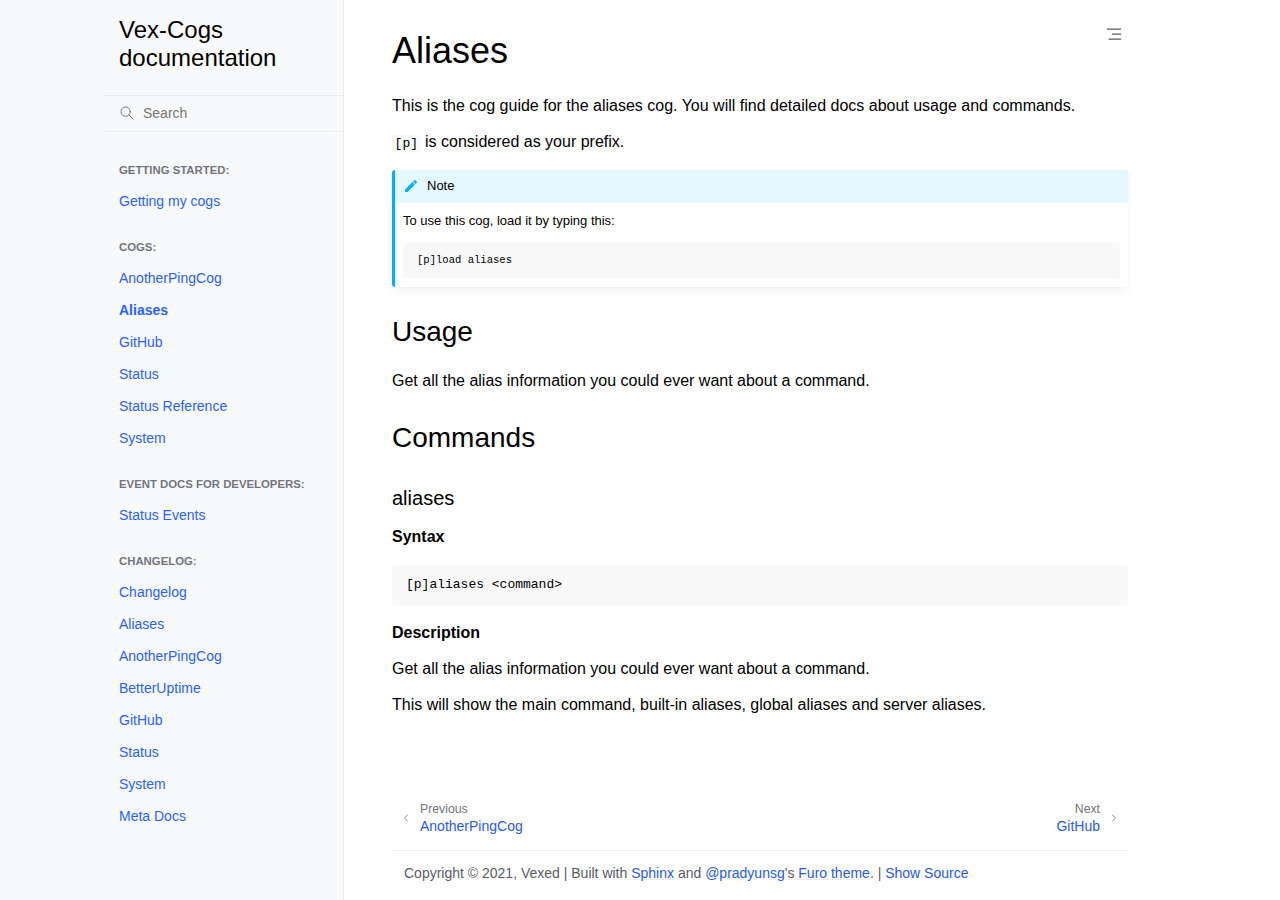
<file: .docs/_build/html/cogs/aliases.html>
<!doctype html>
<html class="no-js">
  <head><meta charset="utf-8"/>
    <meta name="viewport" content="width=device-width,initial-scale=1"/>
    <meta name="color-scheme" content="light dark"><link rel="index" title="Index" href="../genindex.html" /><link rel="search" title="Search" href="../search.html" /><link rel="next" title="GitHub" href="github.html" /><link rel="prev" title="AnotherPingCog" href="anotherpingcog.html" />

    <meta name="generator" content="sphinx-3.4.3, furo 2021.03.20.beta30"/>
        <title>Aliases - Vex-Cogs documentation</title>
      <link rel="stylesheet" href="../_static/styles/furo.css?digest=978e1795dfe158b585dda6a8417f6411828bf3ed">
    <link rel="stylesheet" href="../_static/pygments.css">
    <link media="(prefers-color-scheme: dark)" rel="stylesheet" href="../_static/pygments_dark.css">
    


<style>
  :root {
    --color-code-background: #f8f8f8;
  --color-code-foreground: black;
  
  }
  @media (prefers-color-scheme: dark) {
    :root {
      --color-code-background: #202020;
  --color-code-foreground: #d0d0d0;
  
    }
  }

  /* For allowing end-user-specific overrides */
  .override-light {
    --color-code-background: #f8f8f8;
  --color-code-foreground: black;
  
  }
  .override-dark {
    --color-code-background: #202020;
  --color-code-foreground: #d0d0d0;
  
  }
</style><link rel="stylesheet" href="../_static/styles/furo-extensions.css?digest=d391b54134226e4196576da3bdb6dddb7e05ba2b"></head>
  <body dir="">
    
<svg xmlns="http://www.w3.org/2000/svg" style="display: none;">
  <symbol id="svg-toc" viewBox="0 0 24 24">
    <title>Contents</title>
    <svg xmlns="http://www.w3.org/2000/svg" width="24" height="24" viewBox="0 0 24 24" fill="none"
      stroke-width="1.5" stroke="currentColor" stroke-linecap="round" stroke-linejoin="round">
      <path stroke="none" d="M0 0h24v24H0z"/>
      <line x1="4" y1="6" x2="20" y2="6" />
      <line x1="10" y1="12" x2="20" y2="12" />
      <line x1="6" y1="18" x2="20" y2="18" />
    </svg>
  </symbol>
  <symbol id="svg-menu" viewBox="0 0 24 24">
    <title>Menu</title>
    <svg xmlns="http://www.w3.org/2000/svg" width="24" height="24" viewBox="0 0 24 24" fill="none"
      stroke="currentColor" stroke-width="2" stroke-linecap="round" stroke-linejoin="round"
      class="feather feather-menu">
      <line x1="3" y1="12" x2="21" y2="12"></line>
      <line x1="3" y1="6" x2="21" y2="6"></line>
      <line x1="3" y1="18" x2="21" y2="18"></line>
    </svg>
  </symbol>
  <symbol id="svg-arrow-right" viewBox="0 0 24 24">
    <title>Expand</title>
    <svg xmlns="http://www.w3.org/2000/svg" width="24" height="24" viewBox="0 0 24 24" fill="none"
      stroke="currentColor" stroke-width="2" stroke-linecap="round" stroke-linejoin="round"
      class="feather feather-chevron-right">
      <polyline points="9 18 15 12 9 6"></polyline>
    </svg>
  </symbol>
</svg>

<input type="checkbox" class="sidebar-toggle" name="__navigation" id="__navigation">
<input type="checkbox" class="sidebar-toggle" name="__toc" id="__toc">
<label class="overlay sidebar-overlay" for="__navigation"></label>
<label class="overlay toc-overlay" for="__toc"></label>



<div class="page">
  <header class="mobile-header">
    <div class="header-left">
      <label class="nav-overlay-icon" for="__navigation">
        <i class="icon"><svg><use href="#svg-menu"></use></svg></i>
      </label>
    </div>
    <div class="header-center">
      <a href="../index.html"><div class="brand">Vex-Cogs  documentation</div></a>
    </div>
    <div class="header-right">
      <label class="toc-overlay-icon toc-header-icon" for="__toc">
        <i class="icon"><svg><use href="#svg-toc"></use></svg></i>
      </label>
    </div>
  </header>
  <aside class="sidebar-drawer">
    <div class="sidebar-container">
      
      <div class="sidebar-sticky"><a class="sidebar-brand" href="../index.html">
  
  
  <span class="sidebar-brand-text">Vex-Cogs  documentation</span>
  
</a><form class="sidebar-search-container" method="get" action="../search.html">
  <input class="sidebar-search" placeholder=Search name="q">
  <input type="hidden" name="check_keywords" value="yes">
  <input type="hidden" name="area" value="default">
</form><div class="sidebar-scroll"><div class="sidebar-tree">
  <p class="caption"><span class="caption-text">Getting started:</span></p>
<ul>
<li class="toctree-l1"><a class="reference internal" href="../getting_started.html">Getting my cogs</a></li>
</ul>
<p class="caption"><span class="caption-text">Cogs:</span></p>
<ul class="current">
<li class="toctree-l1"><a class="reference internal" href="anotherpingcog.html">AnotherPingCog</a></li>
<li class="toctree-l1 current current-page"><a class="current reference internal" href="#">Aliases</a></li>
<li class="toctree-l1"><a class="reference internal" href="github.html">GitHub</a></li>
<li class="toctree-l1"><a class="reference internal" href="status.html">Status</a></li>
<li class="toctree-l1"><a class="reference internal" href="statusref.html">Status Reference</a></li>
<li class="toctree-l1"><a class="reference internal" href="system.html">System</a></li>
</ul>
<p class="caption"><span class="caption-text">Event docs for developers:</span></p>
<ul>
<li class="toctree-l1"><a class="reference internal" href="../statusdev.html">Status Events</a></li>
</ul>
<p class="caption"><span class="caption-text">Changelog:</span></p>
<ul>
<li class="toctree-l1"><a class="reference internal" href="../changelog.html">Changelog</a></li>
<li class="toctree-l1"><a class="reference internal" href="../changelog.html#aliases">Aliases</a></li>
<li class="toctree-l1"><a class="reference internal" href="../changelog.html#anotherpingcog">AnotherPingCog</a></li>
<li class="toctree-l1"><a class="reference internal" href="../changelog.html#betteruptime">BetterUptime</a></li>
<li class="toctree-l1"><a class="reference internal" href="../changelog.html#github">GitHub</a></li>
<li class="toctree-l1"><a class="reference internal" href="../changelog.html#status">Status</a></li>
<li class="toctree-l1"><a class="reference internal" href="../changelog.html#system">System</a></li>
<li class="toctree-l1"><a class="reference internal" href="../changelog.html#meta-docs">Meta Docs</a></li>
</ul>

</div>
</div>
      </div>
      
    </div>
  </aside>
  <main class="main">
    <div class="content">
      <article role="main">
        <label class="toc-overlay-icon toc-content-icon" for="__toc">
          <i class="icon"><svg><use href="#svg-toc"></use></svg></i>
        </label>
        <div class="section" id="aliases">
<span id="id1"></span><h1>Aliases<a class="headerlink" href="#aliases" title="Permalink to this headline">¶</a></h1>
<p>This is the cog guide for the aliases cog. You will
find detailed docs about usage and commands.</p>
<p><code class="docutils literal notranslate"><span class="pre">[p]</span></code> is considered as your prefix.</p>
<div class="admonition note">
<p class="admonition-title">Note</p>
<p>To use this cog, load it by typing this:</p>
<div class="highlight-default notranslate"><div class="highlight"><pre><span></span><span class="p">[</span><span class="n">p</span><span class="p">]</span><span class="n">load</span> <span class="n">aliases</span>
</pre></div>
</div>
</div>
<div class="section" id="usage">
<span id="aliases-usage"></span><h2>Usage<a class="headerlink" href="#usage" title="Permalink to this headline">¶</a></h2>
<p>Get all the alias information you could ever want about a command.</p>
</div>
<div class="section" id="commands">
<span id="aliases-commands"></span><h2>Commands<a class="headerlink" href="#commands" title="Permalink to this headline">¶</a></h2>
<div class="section" id="aliases-command-aliases">
<span id="id2"></span><h3>aliases<a class="headerlink" href="#aliases-command-aliases" title="Permalink to this headline">¶</a></h3>
<p><strong>Syntax</strong></p>
<div class="highlight-none notranslate"><div class="highlight"><pre><span></span>[p]aliases &lt;command&gt;
</pre></div>
</div>
<p><strong>Description</strong></p>
<p>Get all the alias information you could ever want about a command.</p>
<p>This will show the main command, built-in aliases, global aliases and
server aliases.</p>
</div>
</div>
</div>

      </article>
      <footer>
        
        <div class="related-pages">
          <a class="next-page" href="github.html">
              <div class="page-info">
                <div class="context">
                  <span>Next</span>
                </div>
                <div class="title">GitHub</div>
              </div>
              <svg><use href="#svg-arrow-right"></use></svg>
            </a>
          <a class="prev-page" href="anotherpingcog.html">
              <svg><use href="#svg-arrow-right"></use></svg>
              <div class="page-info">
                <div class="context">
                  <span>Previous</span>
                </div>
                
                <div class="title">AnotherPingCog</div>
                
              </div>
            </a>
        </div>

        <div class="related-information">
              Copyright &#169; 2021, Vexed
            |
            Built with <a href="https://www.sphinx-doc.org/">Sphinx</a>
              and
              <a class="muted-link" href="https://pradyunsg.me">@pradyunsg</a>'s
              <a href="https://github.com/pradyunsg/furo">Furo theme</a>.
            |
            <a class="muted-link" href="../_sources/cogs/aliases.rst.txt"
               rel="nofollow">
              Show Source
            </a>
        </div>
        
      </footer>
    </div>
    <aside class="toc-drawer">
      
      
      <div class="toc-sticky toc-scroll">
        <div class="toc-title-container">
          <span class="toc-title">
            Contents
          </span>
        </div>
        <div class="toc-tree-container">
          <div class="toc-tree">
            <ul>
<li><a class="reference internal" href="#">Aliases</a><ul>
<li><a class="reference internal" href="#usage">Usage</a></li>
<li><a class="reference internal" href="#commands">Commands</a><ul>
<li><a class="reference internal" href="#aliases-command-aliases">aliases</a></li>
</ul>
</li>
</ul>
</li>
</ul>

          </div>
        </div>
      </div>
      
      
    </aside>
  </main>
</div>
    <script id="documentation_options" data-url_root="../" src="../_static/documentation_options.js"></script>
    <script src="../_static/jquery.js"></script>
    <script src="../_static/underscore.js"></script>
    <script src="../_static/doctools.js"></script>
    <script src="../_static/scripts/main.js?digest=e931d09b2a40c1bb82b542effe772014573baf67"></script></body>
</html>
</file>
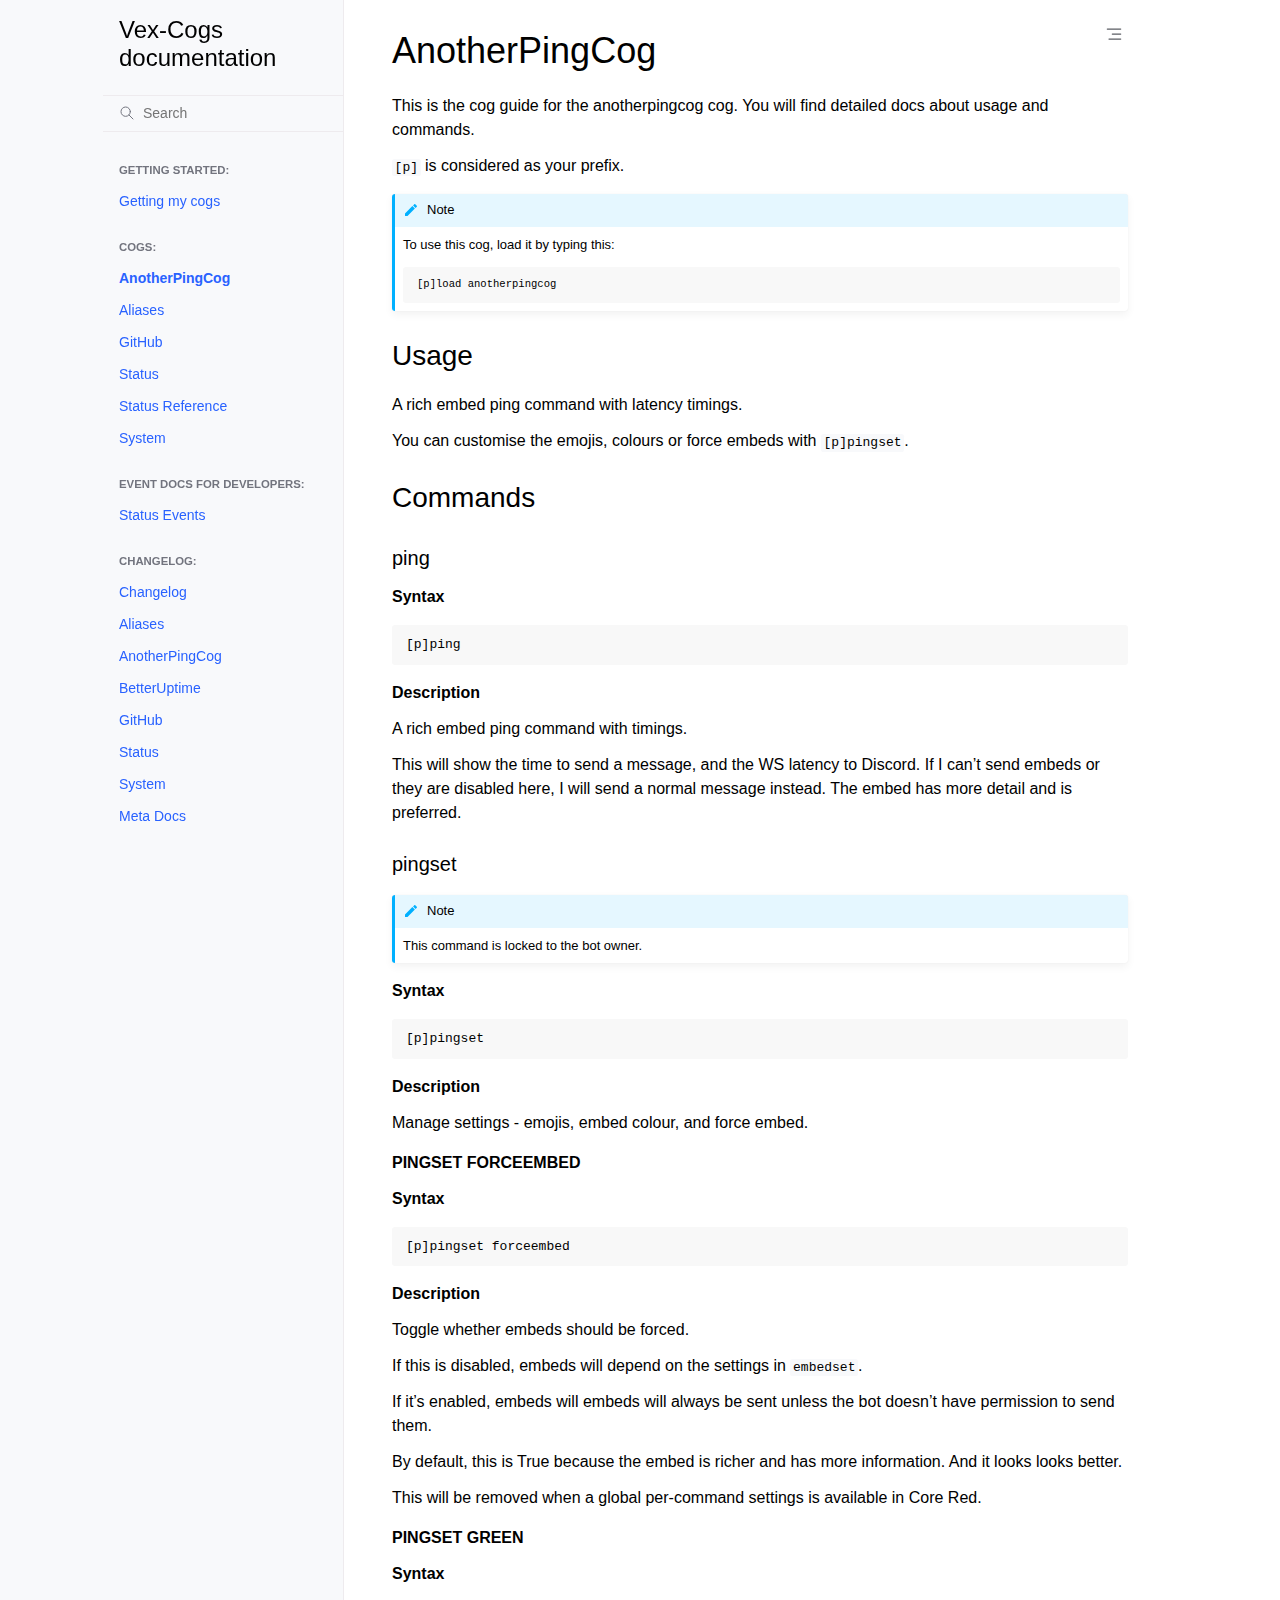
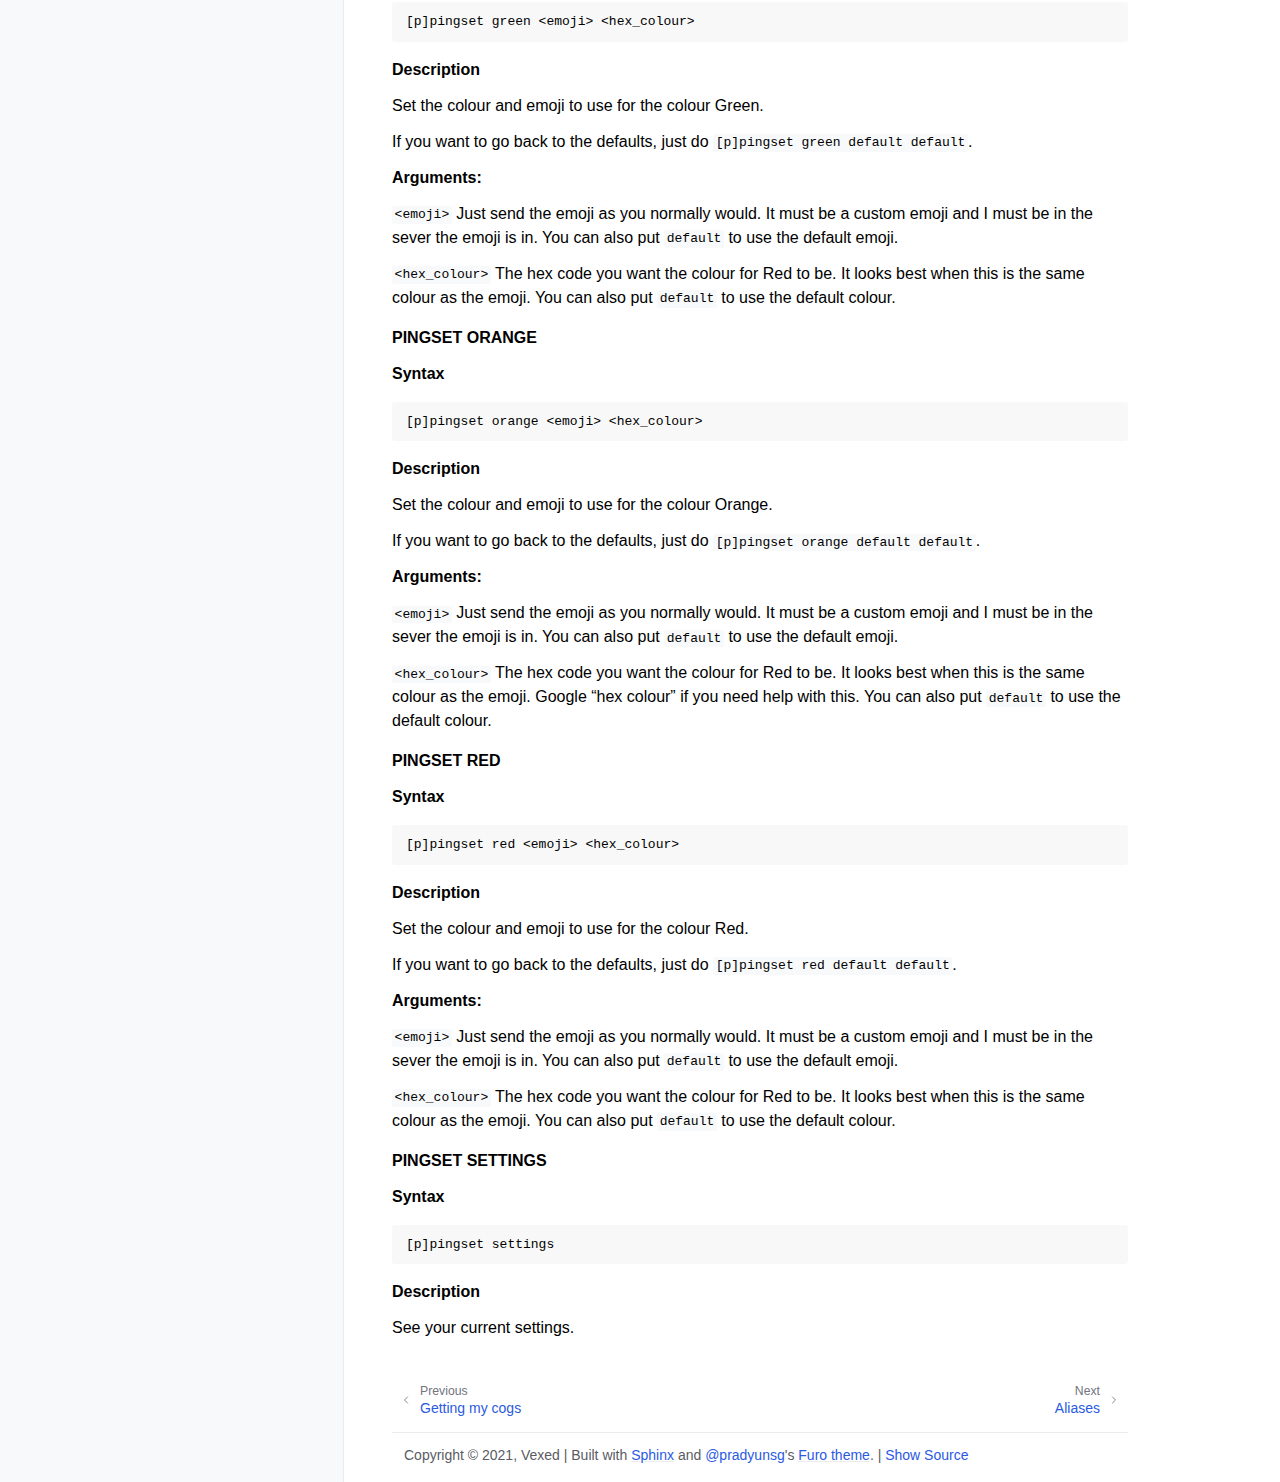
<file: .docs/_build/html/cogs/anotherpingcog.html>
<!doctype html>
<html class="no-js">
  <head><meta charset="utf-8"/>
    <meta name="viewport" content="width=device-width,initial-scale=1"/>
    <meta name="color-scheme" content="light dark"><link rel="index" title="Index" href="../genindex.html" /><link rel="search" title="Search" href="../search.html" /><link rel="next" title="Aliases" href="aliases.html" /><link rel="prev" title="Getting my cogs" href="../getting_started.html" />

    <meta name="generator" content="sphinx-3.4.3, furo 2021.03.20.beta30"/>
        <title>AnotherPingCog - Vex-Cogs documentation</title>
      <link rel="stylesheet" href="../_static/styles/furo.css?digest=978e1795dfe158b585dda6a8417f6411828bf3ed">
    <link rel="stylesheet" href="../_static/pygments.css">
    <link media="(prefers-color-scheme: dark)" rel="stylesheet" href="../_static/pygments_dark.css">
    


<style>
  :root {
    --color-code-background: #f8f8f8;
  --color-code-foreground: black;
  
  }
  @media (prefers-color-scheme: dark) {
    :root {
      --color-code-background: #202020;
  --color-code-foreground: #d0d0d0;
  
    }
  }

  /* For allowing end-user-specific overrides */
  .override-light {
    --color-code-background: #f8f8f8;
  --color-code-foreground: black;
  
  }
  .override-dark {
    --color-code-background: #202020;
  --color-code-foreground: #d0d0d0;
  
  }
</style><link rel="stylesheet" href="../_static/styles/furo-extensions.css?digest=d391b54134226e4196576da3bdb6dddb7e05ba2b"></head>
  <body dir="">
    
<svg xmlns="http://www.w3.org/2000/svg" style="display: none;">
  <symbol id="svg-toc" viewBox="0 0 24 24">
    <title>Contents</title>
    <svg xmlns="http://www.w3.org/2000/svg" width="24" height="24" viewBox="0 0 24 24" fill="none"
      stroke-width="1.5" stroke="currentColor" stroke-linecap="round" stroke-linejoin="round">
      <path stroke="none" d="M0 0h24v24H0z"/>
      <line x1="4" y1="6" x2="20" y2="6" />
      <line x1="10" y1="12" x2="20" y2="12" />
      <line x1="6" y1="18" x2="20" y2="18" />
    </svg>
  </symbol>
  <symbol id="svg-menu" viewBox="0 0 24 24">
    <title>Menu</title>
    <svg xmlns="http://www.w3.org/2000/svg" width="24" height="24" viewBox="0 0 24 24" fill="none"
      stroke="currentColor" stroke-width="2" stroke-linecap="round" stroke-linejoin="round"
      class="feather feather-menu">
      <line x1="3" y1="12" x2="21" y2="12"></line>
      <line x1="3" y1="6" x2="21" y2="6"></line>
      <line x1="3" y1="18" x2="21" y2="18"></line>
    </svg>
  </symbol>
  <symbol id="svg-arrow-right" viewBox="0 0 24 24">
    <title>Expand</title>
    <svg xmlns="http://www.w3.org/2000/svg" width="24" height="24" viewBox="0 0 24 24" fill="none"
      stroke="currentColor" stroke-width="2" stroke-linecap="round" stroke-linejoin="round"
      class="feather feather-chevron-right">
      <polyline points="9 18 15 12 9 6"></polyline>
    </svg>
  </symbol>
</svg>

<input type="checkbox" class="sidebar-toggle" name="__navigation" id="__navigation">
<input type="checkbox" class="sidebar-toggle" name="__toc" id="__toc">
<label class="overlay sidebar-overlay" for="__navigation"></label>
<label class="overlay toc-overlay" for="__toc"></label>



<div class="page">
  <header class="mobile-header">
    <div class="header-left">
      <label class="nav-overlay-icon" for="__navigation">
        <i class="icon"><svg><use href="#svg-menu"></use></svg></i>
      </label>
    </div>
    <div class="header-center">
      <a href="../index.html"><div class="brand">Vex-Cogs  documentation</div></a>
    </div>
    <div class="header-right">
      <label class="toc-overlay-icon toc-header-icon" for="__toc">
        <i class="icon"><svg><use href="#svg-toc"></use></svg></i>
      </label>
    </div>
  </header>
  <aside class="sidebar-drawer">
    <div class="sidebar-container">
      
      <div class="sidebar-sticky"><a class="sidebar-brand" href="../index.html">
  
  
  <span class="sidebar-brand-text">Vex-Cogs  documentation</span>
  
</a><form class="sidebar-search-container" method="get" action="../search.html">
  <input class="sidebar-search" placeholder=Search name="q">
  <input type="hidden" name="check_keywords" value="yes">
  <input type="hidden" name="area" value="default">
</form><div class="sidebar-scroll"><div class="sidebar-tree">
  <p class="caption"><span class="caption-text">Getting started:</span></p>
<ul>
<li class="toctree-l1"><a class="reference internal" href="../getting_started.html">Getting my cogs</a></li>
</ul>
<p class="caption"><span class="caption-text">Cogs:</span></p>
<ul class="current">
<li class="toctree-l1 current current-page"><a class="current reference internal" href="#">AnotherPingCog</a></li>
<li class="toctree-l1"><a class="reference internal" href="aliases.html">Aliases</a></li>
<li class="toctree-l1"><a class="reference internal" href="github.html">GitHub</a></li>
<li class="toctree-l1"><a class="reference internal" href="status.html">Status</a></li>
<li class="toctree-l1"><a class="reference internal" href="statusref.html">Status Reference</a></li>
<li class="toctree-l1"><a class="reference internal" href="system.html">System</a></li>
</ul>
<p class="caption"><span class="caption-text">Event docs for developers:</span></p>
<ul>
<li class="toctree-l1"><a class="reference internal" href="../statusdev.html">Status Events</a></li>
</ul>
<p class="caption"><span class="caption-text">Changelog:</span></p>
<ul>
<li class="toctree-l1"><a class="reference internal" href="../changelog.html">Changelog</a></li>
<li class="toctree-l1"><a class="reference internal" href="../changelog.html#aliases">Aliases</a></li>
<li class="toctree-l1"><a class="reference internal" href="../changelog.html#anotherpingcog">AnotherPingCog</a></li>
<li class="toctree-l1"><a class="reference internal" href="../changelog.html#betteruptime">BetterUptime</a></li>
<li class="toctree-l1"><a class="reference internal" href="../changelog.html#github">GitHub</a></li>
<li class="toctree-l1"><a class="reference internal" href="../changelog.html#status">Status</a></li>
<li class="toctree-l1"><a class="reference internal" href="../changelog.html#system">System</a></li>
<li class="toctree-l1"><a class="reference internal" href="../changelog.html#meta-docs">Meta Docs</a></li>
</ul>

</div>
</div>
      </div>
      
    </div>
  </aside>
  <main class="main">
    <div class="content">
      <article role="main">
        <label class="toc-overlay-icon toc-content-icon" for="__toc">
          <i class="icon"><svg><use href="#svg-toc"></use></svg></i>
        </label>
        <div class="section" id="anotherpingcog">
<span id="id1"></span><h1>AnotherPingCog<a class="headerlink" href="#anotherpingcog" title="Permalink to this headline">¶</a></h1>
<p>This is the cog guide for the anotherpingcog cog. You will
find detailed docs about usage and commands.</p>
<p><code class="docutils literal notranslate"><span class="pre">[p]</span></code> is considered as your prefix.</p>
<div class="admonition note">
<p class="admonition-title">Note</p>
<p>To use this cog, load it by typing this:</p>
<div class="highlight-default notranslate"><div class="highlight"><pre><span></span><span class="p">[</span><span class="n">p</span><span class="p">]</span><span class="n">load</span> <span class="n">anotherpingcog</span>
</pre></div>
</div>
</div>
<div class="section" id="usage">
<span id="anotherpingcog-usage"></span><h2>Usage<a class="headerlink" href="#usage" title="Permalink to this headline">¶</a></h2>
<p>A rich embed ping command with latency timings.</p>
<p>You can customise the emojis, colours or force embeds with <code class="docutils literal notranslate"><span class="pre">[p]pingset</span></code>.</p>
</div>
<div class="section" id="commands">
<span id="anotherpingcog-commands"></span><h2>Commands<a class="headerlink" href="#commands" title="Permalink to this headline">¶</a></h2>
<div class="section" id="ping">
<span id="anotherpingcog-command-ping"></span><h3>ping<a class="headerlink" href="#ping" title="Permalink to this headline">¶</a></h3>
<p><strong>Syntax</strong></p>
<div class="highlight-none notranslate"><div class="highlight"><pre><span></span>[p]ping
</pre></div>
</div>
<p><strong>Description</strong></p>
<p>A rich embed ping command with timings.</p>
<p>This will show the time to send a message, and the WS latency to Discord.
If I can’t send embeds or they are disabled here, I will send a normal message instead.
The embed has more detail and is preferred.</p>
</div>
<div class="section" id="pingset">
<span id="anotherpingcog-command-pingset"></span><h3>pingset<a class="headerlink" href="#pingset" title="Permalink to this headline">¶</a></h3>
<div class="admonition note">
<p class="admonition-title">Note</p>
<p>This command is locked to the bot owner.</p>
</div>
<p><strong>Syntax</strong></p>
<div class="highlight-none notranslate"><div class="highlight"><pre><span></span>[p]pingset
</pre></div>
</div>
<p><strong>Description</strong></p>
<p>Manage settings - emojis, embed colour, and force embed.</p>
<div class="section" id="pingset-forceembed">
<span id="anotherpingcog-command-pingset-forceembed"></span><h4>pingset forceembed<a class="headerlink" href="#pingset-forceembed" title="Permalink to this headline">¶</a></h4>
<p><strong>Syntax</strong></p>
<div class="highlight-none notranslate"><div class="highlight"><pre><span></span>[p]pingset forceembed
</pre></div>
</div>
<p><strong>Description</strong></p>
<p>Toggle whether embeds should be forced.</p>
<p>If this is disabled, embeds will depend on the settings in <code class="docutils literal notranslate"><span class="pre">embedset</span></code>.</p>
<p>If it’s enabled, embeds will embeds will always be sent unless the bot doesn’t
have permission to send them.</p>
<p>By default, this is True because the embed is richer and has more information.
And it looks looks better.</p>
<p>This will be removed when a global per-command settings is available in Core Red.</p>
</div>
<div class="section" id="pingset-green">
<span id="anotherpingcog-command-pingset-green"></span><h4>pingset green<a class="headerlink" href="#pingset-green" title="Permalink to this headline">¶</a></h4>
<p><strong>Syntax</strong></p>
<div class="highlight-none notranslate"><div class="highlight"><pre><span></span>[p]pingset green &lt;emoji&gt; &lt;hex_colour&gt;
</pre></div>
</div>
<p><strong>Description</strong></p>
<p>Set the colour and emoji to use for the colour Green.</p>
<p>If you want to go back to the defaults, just do <code class="docutils literal notranslate"><span class="pre">[p]pingset</span> <span class="pre">green</span> <span class="pre">default</span> <span class="pre">default</span></code>.</p>
<p><strong>Arguments:</strong></p>
<p><code class="docutils literal notranslate"><span class="pre">&lt;emoji&gt;</span></code>
Just send the emoji as you normally would. It must be a custom emoji and I must
be in the sever the emoji is in.
You can also put <code class="docutils literal notranslate"><span class="pre">default</span></code> to use the default emoji.</p>
<p><code class="docutils literal notranslate"><span class="pre">&lt;hex_colour&gt;</span></code>
The hex code you want the colour for Red to be. It looks best when this is the
same colour as the emoji.
You can also put <code class="docutils literal notranslate"><span class="pre">default</span></code> to use the default colour.</p>
</div>
<div class="section" id="pingset-orange">
<span id="anotherpingcog-command-pingset-orange"></span><h4>pingset orange<a class="headerlink" href="#pingset-orange" title="Permalink to this headline">¶</a></h4>
<p><strong>Syntax</strong></p>
<div class="highlight-none notranslate"><div class="highlight"><pre><span></span>[p]pingset orange &lt;emoji&gt; &lt;hex_colour&gt;
</pre></div>
</div>
<p><strong>Description</strong></p>
<p>Set the colour and emoji to use for the colour Orange.</p>
<p>If you want to go back to the defaults, just do <code class="docutils literal notranslate"><span class="pre">[p]pingset</span> <span class="pre">orange</span> <span class="pre">default</span> <span class="pre">default</span></code>.</p>
<p><strong>Arguments:</strong></p>
<p><code class="docutils literal notranslate"><span class="pre">&lt;emoji&gt;</span></code>
Just send the emoji as you normally would. It must be a custom emoji and I must
be in the sever the emoji is in.
You can also put <code class="docutils literal notranslate"><span class="pre">default</span></code> to use the default emoji.</p>
<p><code class="docutils literal notranslate"><span class="pre">&lt;hex_colour&gt;</span></code>
The hex code you want the colour for Red to be. It looks best when this is the
same colour as the emoji. Google “hex colour” if you need help with this.
You can also put <code class="docutils literal notranslate"><span class="pre">default</span></code> to use the default colour.</p>
</div>
<div class="section" id="pingset-red">
<span id="anotherpingcog-command-pingset-red"></span><h4>pingset red<a class="headerlink" href="#pingset-red" title="Permalink to this headline">¶</a></h4>
<p><strong>Syntax</strong></p>
<div class="highlight-none notranslate"><div class="highlight"><pre><span></span>[p]pingset red &lt;emoji&gt; &lt;hex_colour&gt;
</pre></div>
</div>
<p><strong>Description</strong></p>
<p>Set the colour and emoji to use for the colour Red.</p>
<p>If you want to go back to the defaults, just do <code class="docutils literal notranslate"><span class="pre">[p]pingset</span> <span class="pre">red</span> <span class="pre">default</span> <span class="pre">default</span></code>.</p>
<p><strong>Arguments:</strong></p>
<p><code class="docutils literal notranslate"><span class="pre">&lt;emoji&gt;</span></code>
Just send the emoji as you normally would. It must be a custom emoji and I must
be in the sever the emoji is in.
You can also put <code class="docutils literal notranslate"><span class="pre">default</span></code> to use the default emoji.</p>
<p><code class="docutils literal notranslate"><span class="pre">&lt;hex_colour&gt;</span></code>
The hex code you want the colour for Red to be. It looks best when this is the
same colour as the emoji.
You can also put <code class="docutils literal notranslate"><span class="pre">default</span></code> to use the default colour.</p>
</div>
<div class="section" id="pingset-settings">
<span id="anotherpingcog-command-pingset-settings"></span><h4>pingset settings<a class="headerlink" href="#pingset-settings" title="Permalink to this headline">¶</a></h4>
<p><strong>Syntax</strong></p>
<div class="highlight-none notranslate"><div class="highlight"><pre><span></span>[p]pingset settings
</pre></div>
</div>
<p><strong>Description</strong></p>
<p>See your current settings.</p>
</div>
</div>
</div>
</div>

      </article>
      <footer>
        
        <div class="related-pages">
          <a class="next-page" href="aliases.html">
              <div class="page-info">
                <div class="context">
                  <span>Next</span>
                </div>
                <div class="title">Aliases</div>
              </div>
              <svg><use href="#svg-arrow-right"></use></svg>
            </a>
          <a class="prev-page" href="../getting_started.html">
              <svg><use href="#svg-arrow-right"></use></svg>
              <div class="page-info">
                <div class="context">
                  <span>Previous</span>
                </div>
                
                <div class="title">Getting my cogs</div>
                
              </div>
            </a>
        </div>

        <div class="related-information">
              Copyright &#169; 2021, Vexed
            |
            Built with <a href="https://www.sphinx-doc.org/">Sphinx</a>
              and
              <a class="muted-link" href="https://pradyunsg.me">@pradyunsg</a>'s
              <a href="https://github.com/pradyunsg/furo">Furo theme</a>.
            |
            <a class="muted-link" href="../_sources/cogs/anotherpingcog.rst.txt"
               rel="nofollow">
              Show Source
            </a>
        </div>
        
      </footer>
    </div>
    <aside class="toc-drawer">
      
      
      <div class="toc-sticky toc-scroll">
        <div class="toc-title-container">
          <span class="toc-title">
            Contents
          </span>
        </div>
        <div class="toc-tree-container">
          <div class="toc-tree">
            <ul>
<li><a class="reference internal" href="#">AnotherPingCog</a><ul>
<li><a class="reference internal" href="#usage">Usage</a></li>
<li><a class="reference internal" href="#commands">Commands</a><ul>
<li><a class="reference internal" href="#ping">ping</a></li>
<li><a class="reference internal" href="#pingset">pingset</a><ul>
<li><a class="reference internal" href="#pingset-forceembed">pingset forceembed</a></li>
<li><a class="reference internal" href="#pingset-green">pingset green</a></li>
<li><a class="reference internal" href="#pingset-orange">pingset orange</a></li>
<li><a class="reference internal" href="#pingset-red">pingset red</a></li>
<li><a class="reference internal" href="#pingset-settings">pingset settings</a></li>
</ul>
</li>
</ul>
</li>
</ul>
</li>
</ul>

          </div>
        </div>
      </div>
      
      
    </aside>
  </main>
</div>
    <script id="documentation_options" data-url_root="../" src="../_static/documentation_options.js"></script>
    <script src="../_static/jquery.js"></script>
    <script src="../_static/underscore.js"></script>
    <script src="../_static/doctools.js"></script>
    <script src="../_static/scripts/main.js?digest=e931d09b2a40c1bb82b542effe772014573baf67"></script></body>
</html>
</file>
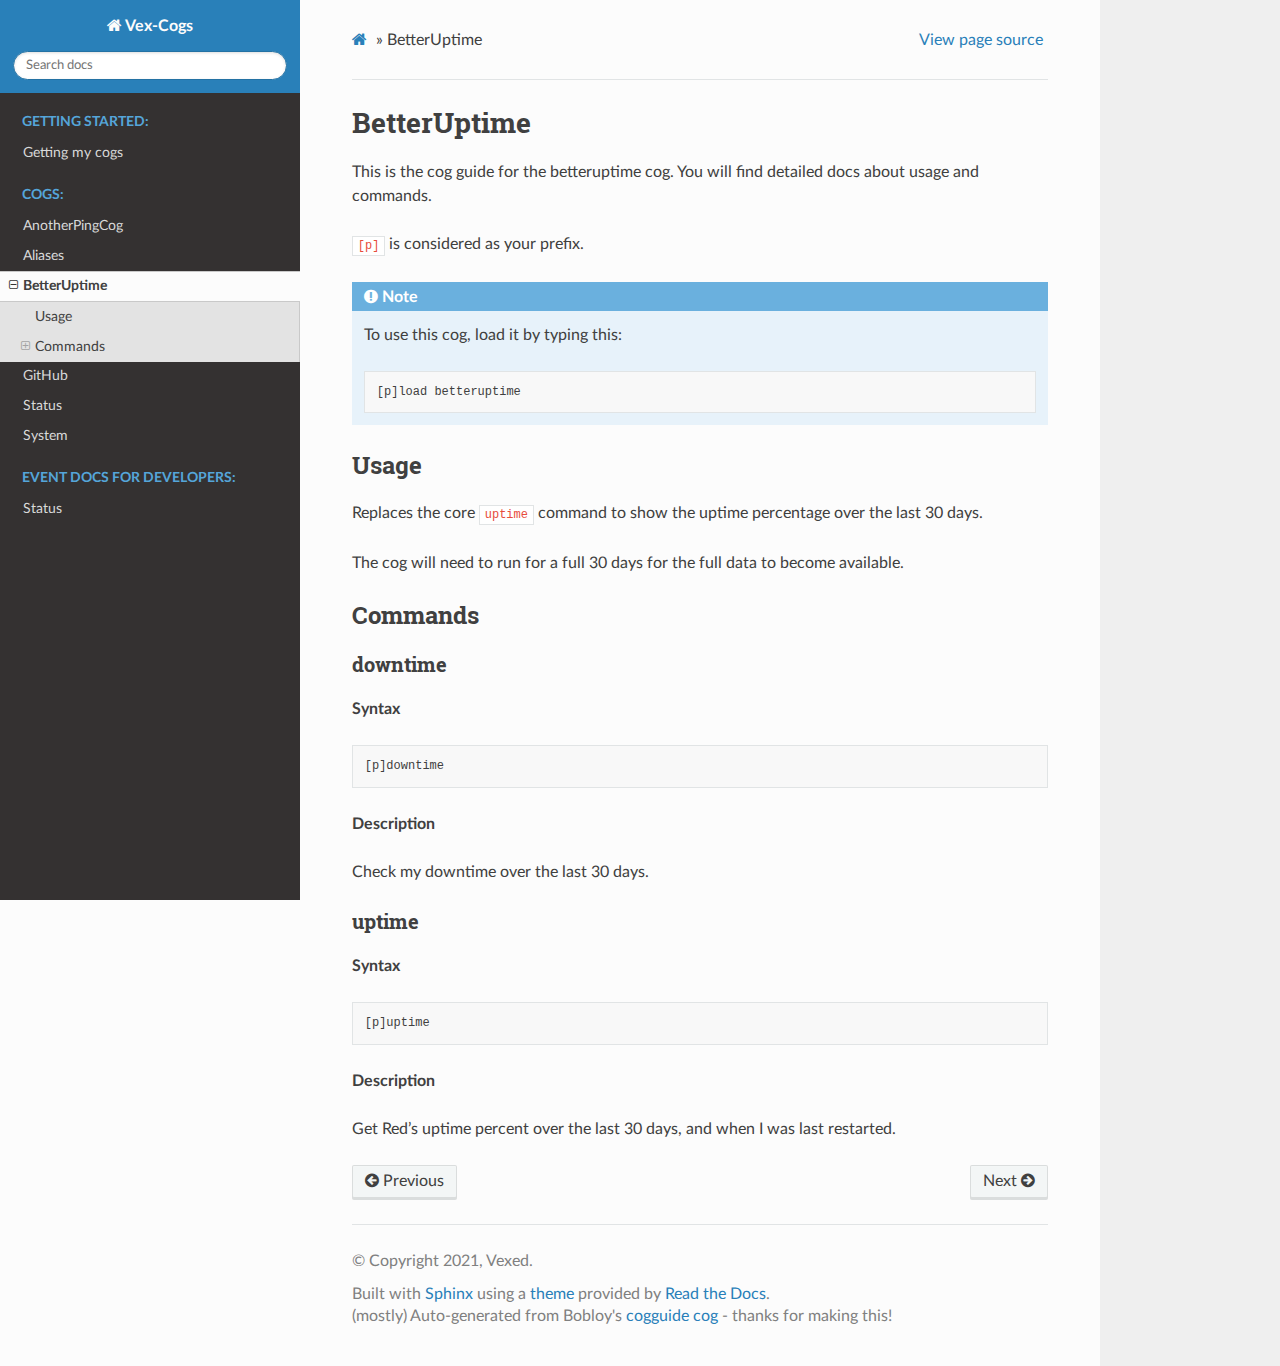
<file: .docs/_build/html/cogs/betteruptime.html>
<!DOCTYPE html>
<html class="writer-html5" lang="en" >
<head>
  <meta charset="utf-8" />
  
  <meta name="viewport" content="width=device-width, initial-scale=1.0" />
  
  <title>BetterUptime &mdash; Vex-Cogs  documentation</title>
  

  
  <link rel="stylesheet" href="../_static/css/theme.css" type="text/css" />
  <link rel="stylesheet" href="../_static/pygments.css" type="text/css" />

  
  

  
  

  

  
  <!--[if lt IE 9]>
    <script src="../_static/js/html5shiv.min.js"></script>
  <![endif]-->
  
    
      <script type="text/javascript" id="documentation_options" data-url_root="../" src="../_static/documentation_options.js"></script>
        <script src="../_static/jquery.js"></script>
        <script src="../_static/underscore.js"></script>
        <script src="../_static/doctools.js"></script>
    
    <script type="text/javascript" src="../_static/js/theme.js"></script>

    
    <link rel="index" title="Index" href="../genindex.html" />
    <link rel="search" title="Search" href="../search.html" />
    <link rel="next" title="GitHub" href="github.html" />
    <link rel="prev" title="Aliases" href="aliases.html" /> 
</head>

<body class="wy-body-for-nav">

   
  <div class="wy-grid-for-nav">
    
    <nav data-toggle="wy-nav-shift" class="wy-nav-side">
      <div class="wy-side-scroll">
        <div class="wy-side-nav-search" >
          

          
            <a href="../index.html" class="icon icon-home"> Vex-Cogs
          

          
          </a>

          
            
            
          

          
<div role="search">
  <form id="rtd-search-form" class="wy-form" action="../search.html" method="get">
    <input type="text" name="q" placeholder="Search docs" />
    <input type="hidden" name="check_keywords" value="yes" />
    <input type="hidden" name="area" value="default" />
  </form>
</div>

          
        </div>

        
        <div class="wy-menu wy-menu-vertical" data-spy="affix" role="navigation" aria-label="main navigation">
          
            
            
              
            
            
              <p class="caption"><span class="caption-text">Getting started:</span></p>
<ul>
<li class="toctree-l1"><a class="reference internal" href="../getting_started.html">Getting my cogs</a></li>
</ul>
<p class="caption"><span class="caption-text">Cogs:</span></p>
<ul class="current">
<li class="toctree-l1"><a class="reference internal" href="anotherpingcog.html">AnotherPingCog</a></li>
<li class="toctree-l1"><a class="reference internal" href="aliases.html">Aliases</a></li>
<li class="toctree-l1 current"><a class="current reference internal" href="#">BetterUptime</a><ul>
<li class="toctree-l2"><a class="reference internal" href="#usage">Usage</a></li>
<li class="toctree-l2"><a class="reference internal" href="#commands">Commands</a><ul>
<li class="toctree-l3"><a class="reference internal" href="#downtime">downtime</a></li>
<li class="toctree-l3"><a class="reference internal" href="#uptime">uptime</a></li>
</ul>
</li>
</ul>
</li>
<li class="toctree-l1"><a class="reference internal" href="github.html">GitHub</a></li>
<li class="toctree-l1"><a class="reference internal" href="status.html">Status</a></li>
<li class="toctree-l1"><a class="reference internal" href="system.html">System</a></li>
</ul>
<p class="caption"><span class="caption-text">Event docs for developers:</span></p>
<ul>
<li class="toctree-l1"><a class="reference internal" href="../statusdev.html">Status</a></li>
</ul>

            
          
        </div>
        
      </div>
    </nav>

    <section data-toggle="wy-nav-shift" class="wy-nav-content-wrap">

      
      <nav class="wy-nav-top" aria-label="top navigation">
        
          <i data-toggle="wy-nav-top" class="fa fa-bars"></i>
          <a href="../index.html">Vex-Cogs</a>
        
      </nav>


      <div class="wy-nav-content">
        
        <div class="rst-content">
        
          

















<div role="navigation" aria-label="breadcrumbs navigation">

  <ul class="wy-breadcrumbs">
    
      <li><a href="../index.html" class="icon icon-home"></a> &raquo;</li>
        
      <li>BetterUptime</li>
    
    
      <li class="wy-breadcrumbs-aside">
        
          
            <a href="../_sources/cogs/betteruptime.rst.txt" rel="nofollow"> View page source</a>
          
        
      </li>
    
  </ul>

  
  <hr/>
</div>
          <div role="main" class="document" itemscope="itemscope" itemtype="http://schema.org/Article">
           <div itemprop="articleBody">
            
  <div class="section" id="betteruptime">
<span id="id1"></span><h1>BetterUptime<a class="headerlink" href="#betteruptime" title="Permalink to this headline">¶</a></h1>
<p>This is the cog guide for the betteruptime cog. You will
find detailed docs about usage and commands.</p>
<p><code class="docutils literal notranslate"><span class="pre">[p]</span></code> is considered as your prefix.</p>
<div class="admonition note">
<p class="admonition-title">Note</p>
<p>To use this cog, load it by typing this:</p>
<div class="highlight-default notranslate"><div class="highlight"><pre><span></span><span class="p">[</span><span class="n">p</span><span class="p">]</span><span class="n">load</span> <span class="n">betteruptime</span>
</pre></div>
</div>
</div>
<div class="section" id="usage">
<span id="betteruptime-usage"></span><h2>Usage<a class="headerlink" href="#usage" title="Permalink to this headline">¶</a></h2>
<p>Replaces the core <code class="docutils literal notranslate"><span class="pre">uptime</span></code> command to show the uptime
percentage over the last 30 days.</p>
<p>The cog will need to run for a full 30 days for the full
data to become available.</p>
</div>
<div class="section" id="commands">
<span id="betteruptime-commands"></span><h2>Commands<a class="headerlink" href="#commands" title="Permalink to this headline">¶</a></h2>
<div class="section" id="downtime">
<span id="betteruptime-command-downtime"></span><h3>downtime<a class="headerlink" href="#downtime" title="Permalink to this headline">¶</a></h3>
<p><strong>Syntax</strong></p>
<div class="highlight-none notranslate"><div class="highlight"><pre><span></span>[p]downtime
</pre></div>
</div>
<p><strong>Description</strong></p>
<p>Check my downtime over the last 30 days.</p>
</div>
<div class="section" id="uptime">
<span id="betteruptime-command-uptime"></span><h3>uptime<a class="headerlink" href="#uptime" title="Permalink to this headline">¶</a></h3>
<p><strong>Syntax</strong></p>
<div class="highlight-none notranslate"><div class="highlight"><pre><span></span>[p]uptime
</pre></div>
</div>
<p><strong>Description</strong></p>
<p>Get Red’s uptime percent over the last 30 days, and when I was last restarted.</p>
</div>
</div>
</div>


           </div>
           
          </div>
          <footer>
    <div class="rst-footer-buttons" role="navigation" aria-label="footer navigation">
        <a href="github.html" class="btn btn-neutral float-right" title="GitHub" accesskey="n" rel="next">Next <span class="fa fa-arrow-circle-right" aria-hidden="true"></span></a>
        <a href="aliases.html" class="btn btn-neutral float-left" title="Aliases" accesskey="p" rel="prev"><span class="fa fa-arrow-circle-left" aria-hidden="true"></span> Previous</a>
    </div>

  <hr/>

  <div role="contentinfo">
    <p>
        &#169; Copyright 2021, Vexed.

    </p>
  </div>
    
    
    
    Built with <a href="https://www.sphinx-doc.org/">Sphinx</a> using a
    
    <a href="https://github.com/readthedocs/sphinx_rtd_theme">theme</a>
    
    provided by <a href="https://readthedocs.org">Read the Docs</a>.
    <p>(mostly) Auto-generated from Bobloy's <a href="https://github.com/bobloy/Fox-V3/tree/cogguide_develop/cogguide">cogguide cog</a> - thanks for making this!</p>
     


</footer>
        </div>
      </div>

    </section>

  </div>
  

  <script type="text/javascript">
      jQuery(function () {
          SphinxRtdTheme.Navigation.enable(true);
      });
  </script>

  
  
    
   

</body>
</html>
</file>
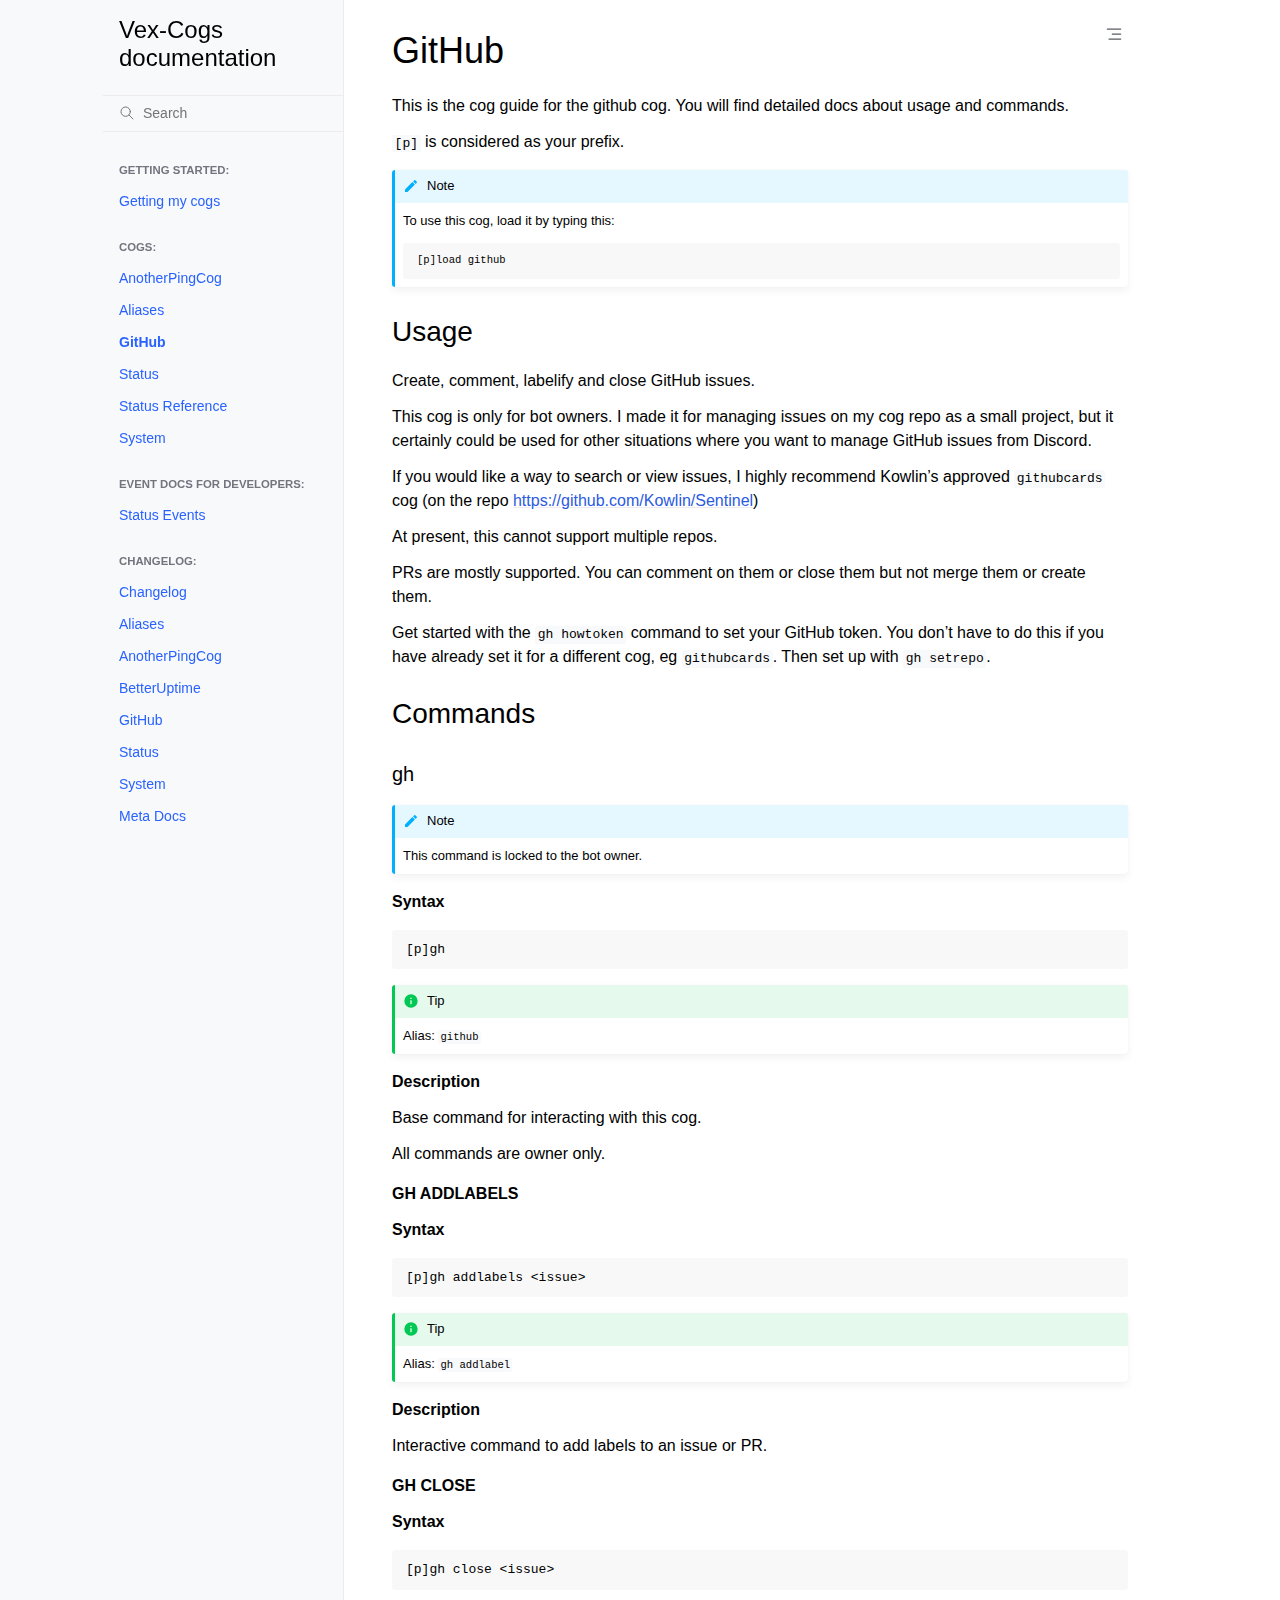
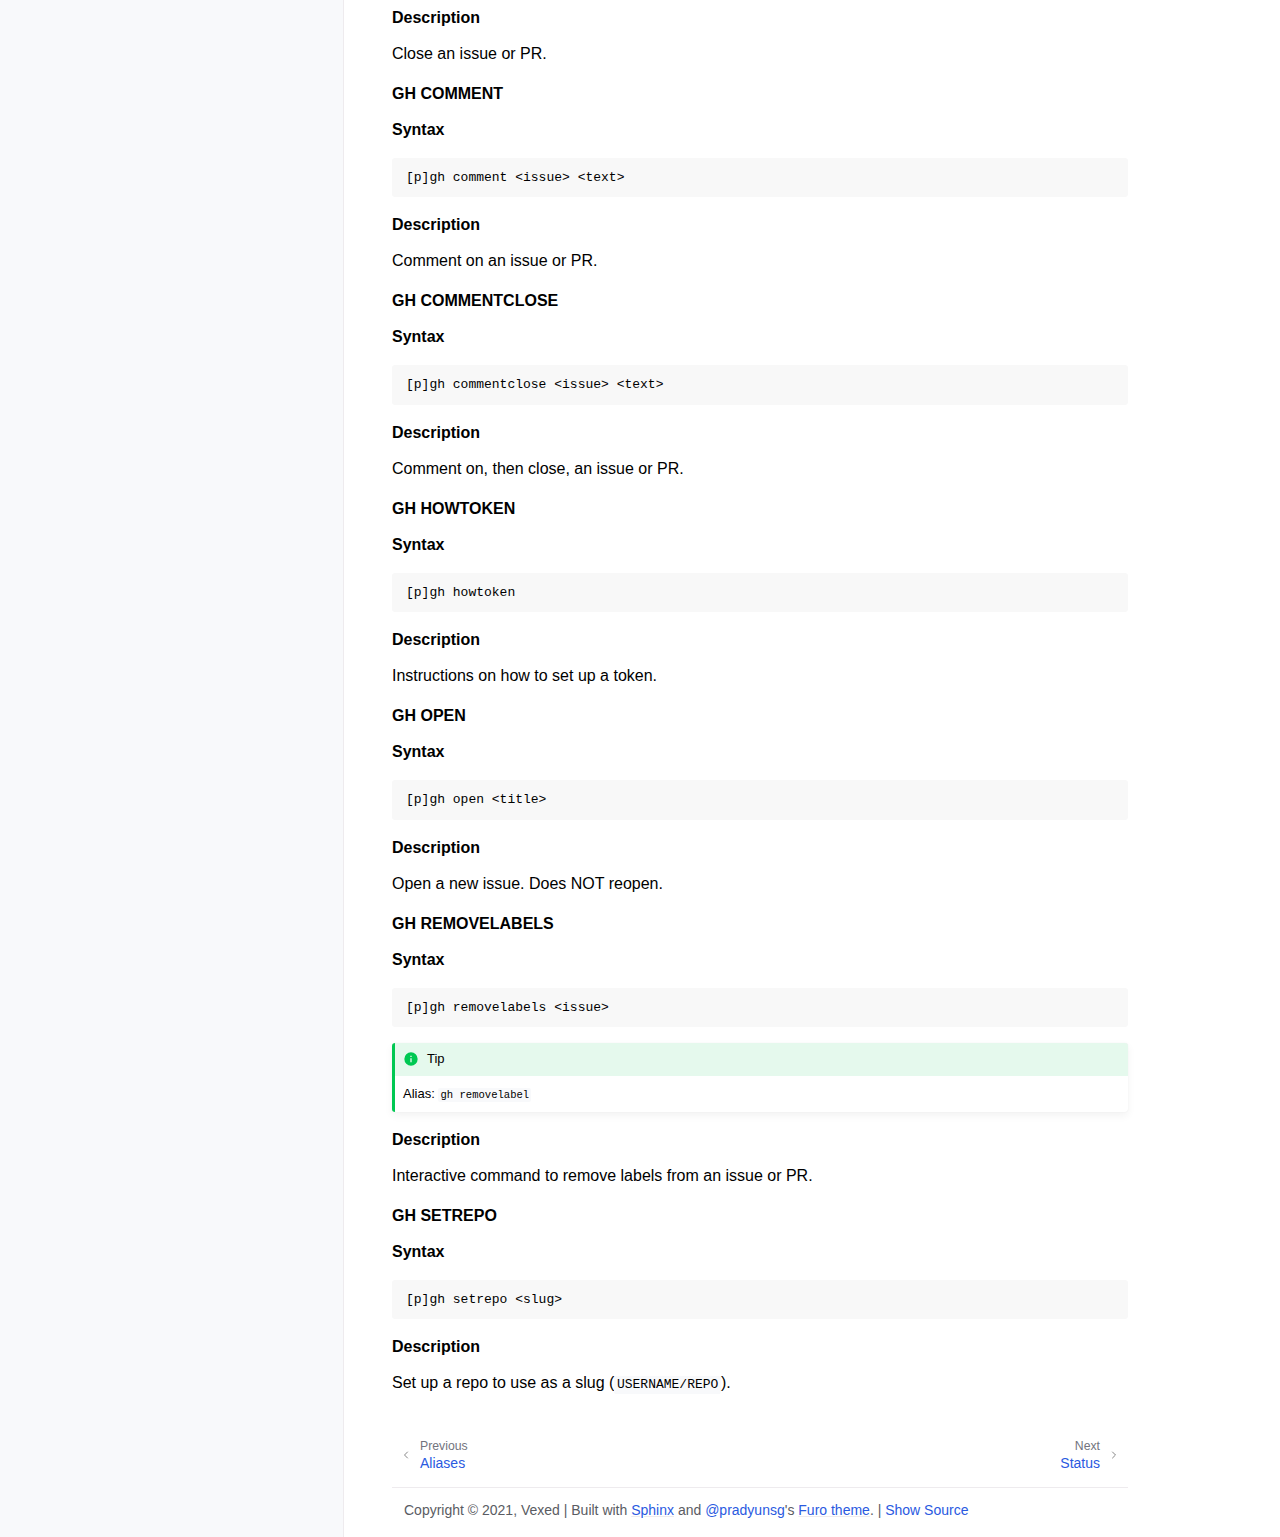
<file: .docs/_build/html/cogs/github.html>
<!doctype html>
<html class="no-js">
  <head><meta charset="utf-8"/>
    <meta name="viewport" content="width=device-width,initial-scale=1"/>
    <meta name="color-scheme" content="light dark"><link rel="index" title="Index" href="../genindex.html" /><link rel="search" title="Search" href="../search.html" /><link rel="next" title="Status" href="status.html" /><link rel="prev" title="Aliases" href="aliases.html" />

    <meta name="generator" content="sphinx-3.4.3, furo 2021.03.20.beta30"/>
        <title>GitHub - Vex-Cogs documentation</title>
      <link rel="stylesheet" href="../_static/styles/furo.css?digest=978e1795dfe158b585dda6a8417f6411828bf3ed">
    <link rel="stylesheet" href="../_static/pygments.css">
    <link media="(prefers-color-scheme: dark)" rel="stylesheet" href="../_static/pygments_dark.css">
    


<style>
  :root {
    --color-code-background: #f8f8f8;
  --color-code-foreground: black;
  
  }
  @media (prefers-color-scheme: dark) {
    :root {
      --color-code-background: #202020;
  --color-code-foreground: #d0d0d0;
  
    }
  }

  /* For allowing end-user-specific overrides */
  .override-light {
    --color-code-background: #f8f8f8;
  --color-code-foreground: black;
  
  }
  .override-dark {
    --color-code-background: #202020;
  --color-code-foreground: #d0d0d0;
  
  }
</style><link rel="stylesheet" href="../_static/styles/furo-extensions.css?digest=d391b54134226e4196576da3bdb6dddb7e05ba2b"></head>
  <body dir="">
    
<svg xmlns="http://www.w3.org/2000/svg" style="display: none;">
  <symbol id="svg-toc" viewBox="0 0 24 24">
    <title>Contents</title>
    <svg xmlns="http://www.w3.org/2000/svg" width="24" height="24" viewBox="0 0 24 24" fill="none"
      stroke-width="1.5" stroke="currentColor" stroke-linecap="round" stroke-linejoin="round">
      <path stroke="none" d="M0 0h24v24H0z"/>
      <line x1="4" y1="6" x2="20" y2="6" />
      <line x1="10" y1="12" x2="20" y2="12" />
      <line x1="6" y1="18" x2="20" y2="18" />
    </svg>
  </symbol>
  <symbol id="svg-menu" viewBox="0 0 24 24">
    <title>Menu</title>
    <svg xmlns="http://www.w3.org/2000/svg" width="24" height="24" viewBox="0 0 24 24" fill="none"
      stroke="currentColor" stroke-width="2" stroke-linecap="round" stroke-linejoin="round"
      class="feather feather-menu">
      <line x1="3" y1="12" x2="21" y2="12"></line>
      <line x1="3" y1="6" x2="21" y2="6"></line>
      <line x1="3" y1="18" x2="21" y2="18"></line>
    </svg>
  </symbol>
  <symbol id="svg-arrow-right" viewBox="0 0 24 24">
    <title>Expand</title>
    <svg xmlns="http://www.w3.org/2000/svg" width="24" height="24" viewBox="0 0 24 24" fill="none"
      stroke="currentColor" stroke-width="2" stroke-linecap="round" stroke-linejoin="round"
      class="feather feather-chevron-right">
      <polyline points="9 18 15 12 9 6"></polyline>
    </svg>
  </symbol>
</svg>

<input type="checkbox" class="sidebar-toggle" name="__navigation" id="__navigation">
<input type="checkbox" class="sidebar-toggle" name="__toc" id="__toc">
<label class="overlay sidebar-overlay" for="__navigation"></label>
<label class="overlay toc-overlay" for="__toc"></label>



<div class="page">
  <header class="mobile-header">
    <div class="header-left">
      <label class="nav-overlay-icon" for="__navigation">
        <i class="icon"><svg><use href="#svg-menu"></use></svg></i>
      </label>
    </div>
    <div class="header-center">
      <a href="../index.html"><div class="brand">Vex-Cogs  documentation</div></a>
    </div>
    <div class="header-right">
      <label class="toc-overlay-icon toc-header-icon" for="__toc">
        <i class="icon"><svg><use href="#svg-toc"></use></svg></i>
      </label>
    </div>
  </header>
  <aside class="sidebar-drawer">
    <div class="sidebar-container">
      
      <div class="sidebar-sticky"><a class="sidebar-brand" href="../index.html">
  
  
  <span class="sidebar-brand-text">Vex-Cogs  documentation</span>
  
</a><form class="sidebar-search-container" method="get" action="../search.html">
  <input class="sidebar-search" placeholder=Search name="q">
  <input type="hidden" name="check_keywords" value="yes">
  <input type="hidden" name="area" value="default">
</form><div class="sidebar-scroll"><div class="sidebar-tree">
  <p class="caption"><span class="caption-text">Getting started:</span></p>
<ul>
<li class="toctree-l1"><a class="reference internal" href="../getting_started.html">Getting my cogs</a></li>
</ul>
<p class="caption"><span class="caption-text">Cogs:</span></p>
<ul class="current">
<li class="toctree-l1"><a class="reference internal" href="anotherpingcog.html">AnotherPingCog</a></li>
<li class="toctree-l1"><a class="reference internal" href="aliases.html">Aliases</a></li>
<li class="toctree-l1 current current-page"><a class="current reference internal" href="#">GitHub</a></li>
<li class="toctree-l1"><a class="reference internal" href="status.html">Status</a></li>
<li class="toctree-l1"><a class="reference internal" href="statusref.html">Status Reference</a></li>
<li class="toctree-l1"><a class="reference internal" href="system.html">System</a></li>
</ul>
<p class="caption"><span class="caption-text">Event docs for developers:</span></p>
<ul>
<li class="toctree-l1"><a class="reference internal" href="../statusdev.html">Status Events</a></li>
</ul>
<p class="caption"><span class="caption-text">Changelog:</span></p>
<ul>
<li class="toctree-l1"><a class="reference internal" href="../changelog.html">Changelog</a></li>
<li class="toctree-l1"><a class="reference internal" href="../changelog.html#aliases">Aliases</a></li>
<li class="toctree-l1"><a class="reference internal" href="../changelog.html#anotherpingcog">AnotherPingCog</a></li>
<li class="toctree-l1"><a class="reference internal" href="../changelog.html#betteruptime">BetterUptime</a></li>
<li class="toctree-l1"><a class="reference internal" href="../changelog.html#github">GitHub</a></li>
<li class="toctree-l1"><a class="reference internal" href="../changelog.html#status">Status</a></li>
<li class="toctree-l1"><a class="reference internal" href="../changelog.html#system">System</a></li>
<li class="toctree-l1"><a class="reference internal" href="../changelog.html#meta-docs">Meta Docs</a></li>
</ul>

</div>
</div>
      </div>
      
    </div>
  </aside>
  <main class="main">
    <div class="content">
      <article role="main">
        <label class="toc-overlay-icon toc-content-icon" for="__toc">
          <i class="icon"><svg><use href="#svg-toc"></use></svg></i>
        </label>
        <div class="section" id="github">
<span id="id1"></span><h1>GitHub<a class="headerlink" href="#github" title="Permalink to this headline">¶</a></h1>
<p>This is the cog guide for the github cog. You will
find detailed docs about usage and commands.</p>
<p><code class="docutils literal notranslate"><span class="pre">[p]</span></code> is considered as your prefix.</p>
<div class="admonition note">
<p class="admonition-title">Note</p>
<p>To use this cog, load it by typing this:</p>
<div class="highlight-default notranslate"><div class="highlight"><pre><span></span><span class="p">[</span><span class="n">p</span><span class="p">]</span><span class="n">load</span> <span class="n">github</span>
</pre></div>
</div>
</div>
<div class="section" id="usage">
<span id="github-usage"></span><h2>Usage<a class="headerlink" href="#usage" title="Permalink to this headline">¶</a></h2>
<p>Create, comment, labelify and close GitHub issues.</p>
<p>This cog is only for bot owners.
I made it for managing issues on my cog repo as a small project,
but it certainly could be used for other situations where you want
to manage GitHub issues from Discord.</p>
<p>If you would like a way to search or view issues, I highly recommend
Kowlin’s approved <code class="docutils literal notranslate"><span class="pre">githubcards</span></code> cog (on the repo
<a class="reference external" href="https://github.com/Kowlin/Sentinel">https://github.com/Kowlin/Sentinel</a>)</p>
<p>At present, this cannot support multiple repos.</p>
<p>PRs are mostly supported. You can comment on them or close them
but not merge them or create them.</p>
<p>Get started with the <code class="docutils literal notranslate"><span class="pre">gh</span> <span class="pre">howtoken</span></code> command to set your GitHub token.
You don’t have to do this if you have already set it for a different
cog, eg <code class="docutils literal notranslate"><span class="pre">githubcards</span></code>. Then set up with <code class="docutils literal notranslate"><span class="pre">gh</span> <span class="pre">setrepo</span></code>.</p>
</div>
<div class="section" id="commands">
<span id="github-commands"></span><h2>Commands<a class="headerlink" href="#commands" title="Permalink to this headline">¶</a></h2>
<div class="section" id="gh">
<span id="github-command-gh"></span><h3>gh<a class="headerlink" href="#gh" title="Permalink to this headline">¶</a></h3>
<div class="admonition note">
<p class="admonition-title">Note</p>
<p>This command is locked to the bot owner.</p>
</div>
<p><strong>Syntax</strong></p>
<div class="highlight-none notranslate"><div class="highlight"><pre><span></span>[p]gh
</pre></div>
</div>
<div class="admonition tip">
<p class="admonition-title">Tip</p>
<p>Alias: <code class="docutils literal notranslate"><span class="pre">github</span></code></p>
</div>
<p><strong>Description</strong></p>
<p>Base command for interacting with this cog.</p>
<p>All commands are owner only.</p>
<div class="section" id="gh-addlabels">
<span id="github-command-gh-addlabels"></span><h4>gh addlabels<a class="headerlink" href="#gh-addlabels" title="Permalink to this headline">¶</a></h4>
<p><strong>Syntax</strong></p>
<div class="highlight-none notranslate"><div class="highlight"><pre><span></span>[p]gh addlabels &lt;issue&gt;
</pre></div>
</div>
<div class="admonition tip">
<p class="admonition-title">Tip</p>
<p>Alias: <code class="docutils literal notranslate"><span class="pre">gh</span> <span class="pre">addlabel</span></code></p>
</div>
<p><strong>Description</strong></p>
<p>Interactive command to add labels to an issue or PR.</p>
</div>
<div class="section" id="gh-close">
<span id="github-command-gh-close"></span><h4>gh close<a class="headerlink" href="#gh-close" title="Permalink to this headline">¶</a></h4>
<p><strong>Syntax</strong></p>
<div class="highlight-none notranslate"><div class="highlight"><pre><span></span>[p]gh close &lt;issue&gt;
</pre></div>
</div>
<p><strong>Description</strong></p>
<p>Close an issue or PR.</p>
</div>
<div class="section" id="gh-comment">
<span id="github-command-gh-comment"></span><h4>gh comment<a class="headerlink" href="#gh-comment" title="Permalink to this headline">¶</a></h4>
<p><strong>Syntax</strong></p>
<div class="highlight-none notranslate"><div class="highlight"><pre><span></span>[p]gh comment &lt;issue&gt; &lt;text&gt;
</pre></div>
</div>
<p><strong>Description</strong></p>
<p>Comment on an issue or PR.</p>
</div>
<div class="section" id="gh-commentclose">
<span id="github-command-gh-commentclose"></span><h4>gh commentclose<a class="headerlink" href="#gh-commentclose" title="Permalink to this headline">¶</a></h4>
<p><strong>Syntax</strong></p>
<div class="highlight-none notranslate"><div class="highlight"><pre><span></span>[p]gh commentclose &lt;issue&gt; &lt;text&gt;
</pre></div>
</div>
<p><strong>Description</strong></p>
<p>Comment on, then close, an issue or PR.</p>
</div>
<div class="section" id="gh-howtoken">
<span id="github-command-gh-howtoken"></span><h4>gh howtoken<a class="headerlink" href="#gh-howtoken" title="Permalink to this headline">¶</a></h4>
<p><strong>Syntax</strong></p>
<div class="highlight-none notranslate"><div class="highlight"><pre><span></span>[p]gh howtoken
</pre></div>
</div>
<p><strong>Description</strong></p>
<p>Instructions on how to set up a token.</p>
</div>
<div class="section" id="gh-open">
<span id="github-command-gh-open"></span><h4>gh open<a class="headerlink" href="#gh-open" title="Permalink to this headline">¶</a></h4>
<p><strong>Syntax</strong></p>
<div class="highlight-none notranslate"><div class="highlight"><pre><span></span>[p]gh open &lt;title&gt;
</pre></div>
</div>
<p><strong>Description</strong></p>
<p>Open a new issue. Does NOT reopen.</p>
</div>
<div class="section" id="gh-removelabels">
<span id="github-command-gh-removelabels"></span><h4>gh removelabels<a class="headerlink" href="#gh-removelabels" title="Permalink to this headline">¶</a></h4>
<p><strong>Syntax</strong></p>
<div class="highlight-none notranslate"><div class="highlight"><pre><span></span>[p]gh removelabels &lt;issue&gt;
</pre></div>
</div>
<div class="admonition tip">
<p class="admonition-title">Tip</p>
<p>Alias: <code class="docutils literal notranslate"><span class="pre">gh</span> <span class="pre">removelabel</span></code></p>
</div>
<p><strong>Description</strong></p>
<p>Interactive command to remove labels from an issue or PR.</p>
</div>
<div class="section" id="gh-setrepo">
<span id="github-command-gh-setrepo"></span><h4>gh setrepo<a class="headerlink" href="#gh-setrepo" title="Permalink to this headline">¶</a></h4>
<p><strong>Syntax</strong></p>
<div class="highlight-none notranslate"><div class="highlight"><pre><span></span>[p]gh setrepo &lt;slug&gt;
</pre></div>
</div>
<p><strong>Description</strong></p>
<p>Set up a repo to use as a slug (<code class="docutils literal notranslate"><span class="pre">USERNAME/REPO</span></code>).</p>
</div>
</div>
</div>
</div>

      </article>
      <footer>
        
        <div class="related-pages">
          <a class="next-page" href="status.html">
              <div class="page-info">
                <div class="context">
                  <span>Next</span>
                </div>
                <div class="title">Status</div>
              </div>
              <svg><use href="#svg-arrow-right"></use></svg>
            </a>
          <a class="prev-page" href="aliases.html">
              <svg><use href="#svg-arrow-right"></use></svg>
              <div class="page-info">
                <div class="context">
                  <span>Previous</span>
                </div>
                
                <div class="title">Aliases</div>
                
              </div>
            </a>
        </div>

        <div class="related-information">
              Copyright &#169; 2021, Vexed
            |
            Built with <a href="https://www.sphinx-doc.org/">Sphinx</a>
              and
              <a class="muted-link" href="https://pradyunsg.me">@pradyunsg</a>'s
              <a href="https://github.com/pradyunsg/furo">Furo theme</a>.
            |
            <a class="muted-link" href="../_sources/cogs/github.rst.txt"
               rel="nofollow">
              Show Source
            </a>
        </div>
        
      </footer>
    </div>
    <aside class="toc-drawer">
      
      
      <div class="toc-sticky toc-scroll">
        <div class="toc-title-container">
          <span class="toc-title">
            Contents
          </span>
        </div>
        <div class="toc-tree-container">
          <div class="toc-tree">
            <ul>
<li><a class="reference internal" href="#">GitHub</a><ul>
<li><a class="reference internal" href="#usage">Usage</a></li>
<li><a class="reference internal" href="#commands">Commands</a><ul>
<li><a class="reference internal" href="#gh">gh</a><ul>
<li><a class="reference internal" href="#gh-addlabels">gh addlabels</a></li>
<li><a class="reference internal" href="#gh-close">gh close</a></li>
<li><a class="reference internal" href="#gh-comment">gh comment</a></li>
<li><a class="reference internal" href="#gh-commentclose">gh commentclose</a></li>
<li><a class="reference internal" href="#gh-howtoken">gh howtoken</a></li>
<li><a class="reference internal" href="#gh-open">gh open</a></li>
<li><a class="reference internal" href="#gh-removelabels">gh removelabels</a></li>
<li><a class="reference internal" href="#gh-setrepo">gh setrepo</a></li>
</ul>
</li>
</ul>
</li>
</ul>
</li>
</ul>

          </div>
        </div>
      </div>
      
      
    </aside>
  </main>
</div>
    <script id="documentation_options" data-url_root="../" src="../_static/documentation_options.js"></script>
    <script src="../_static/jquery.js"></script>
    <script src="../_static/underscore.js"></script>
    <script src="../_static/doctools.js"></script>
    <script src="../_static/scripts/main.js?digest=e931d09b2a40c1bb82b542effe772014573baf67"></script></body>
</html>
</file>
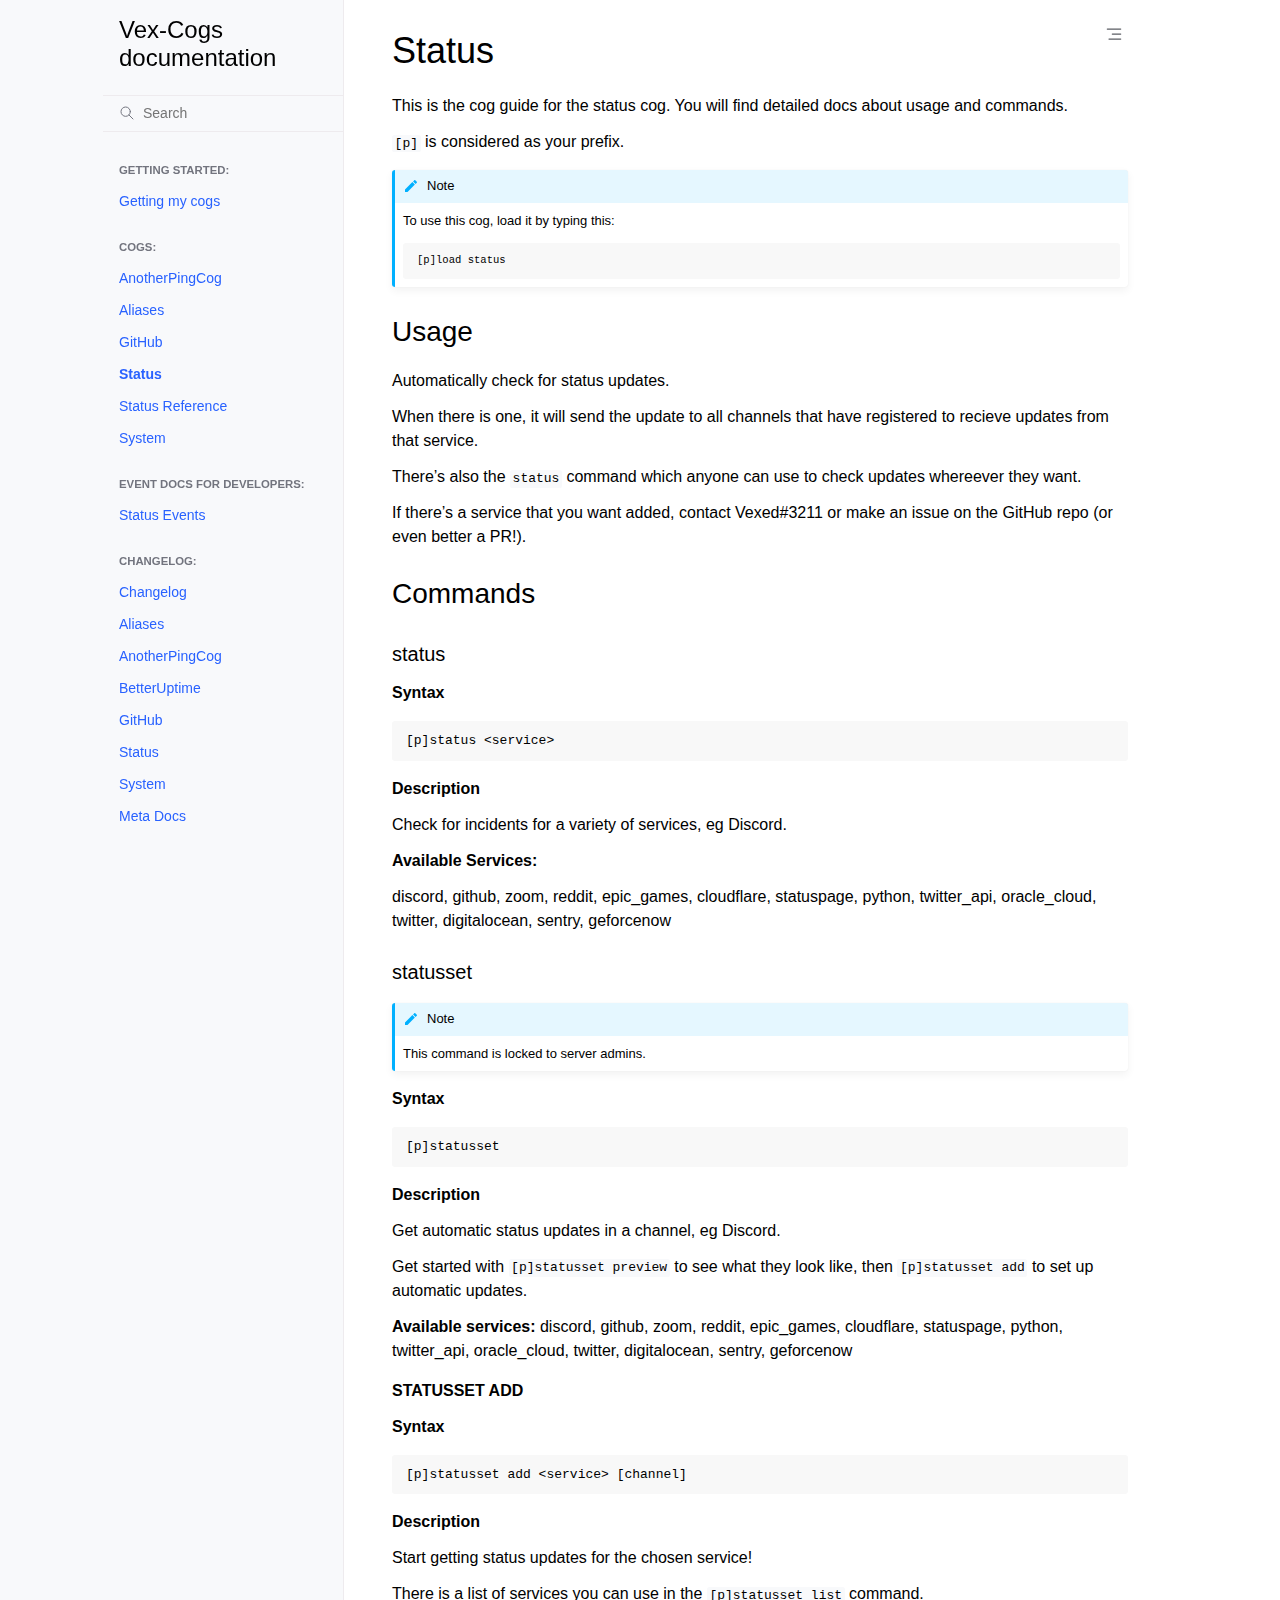
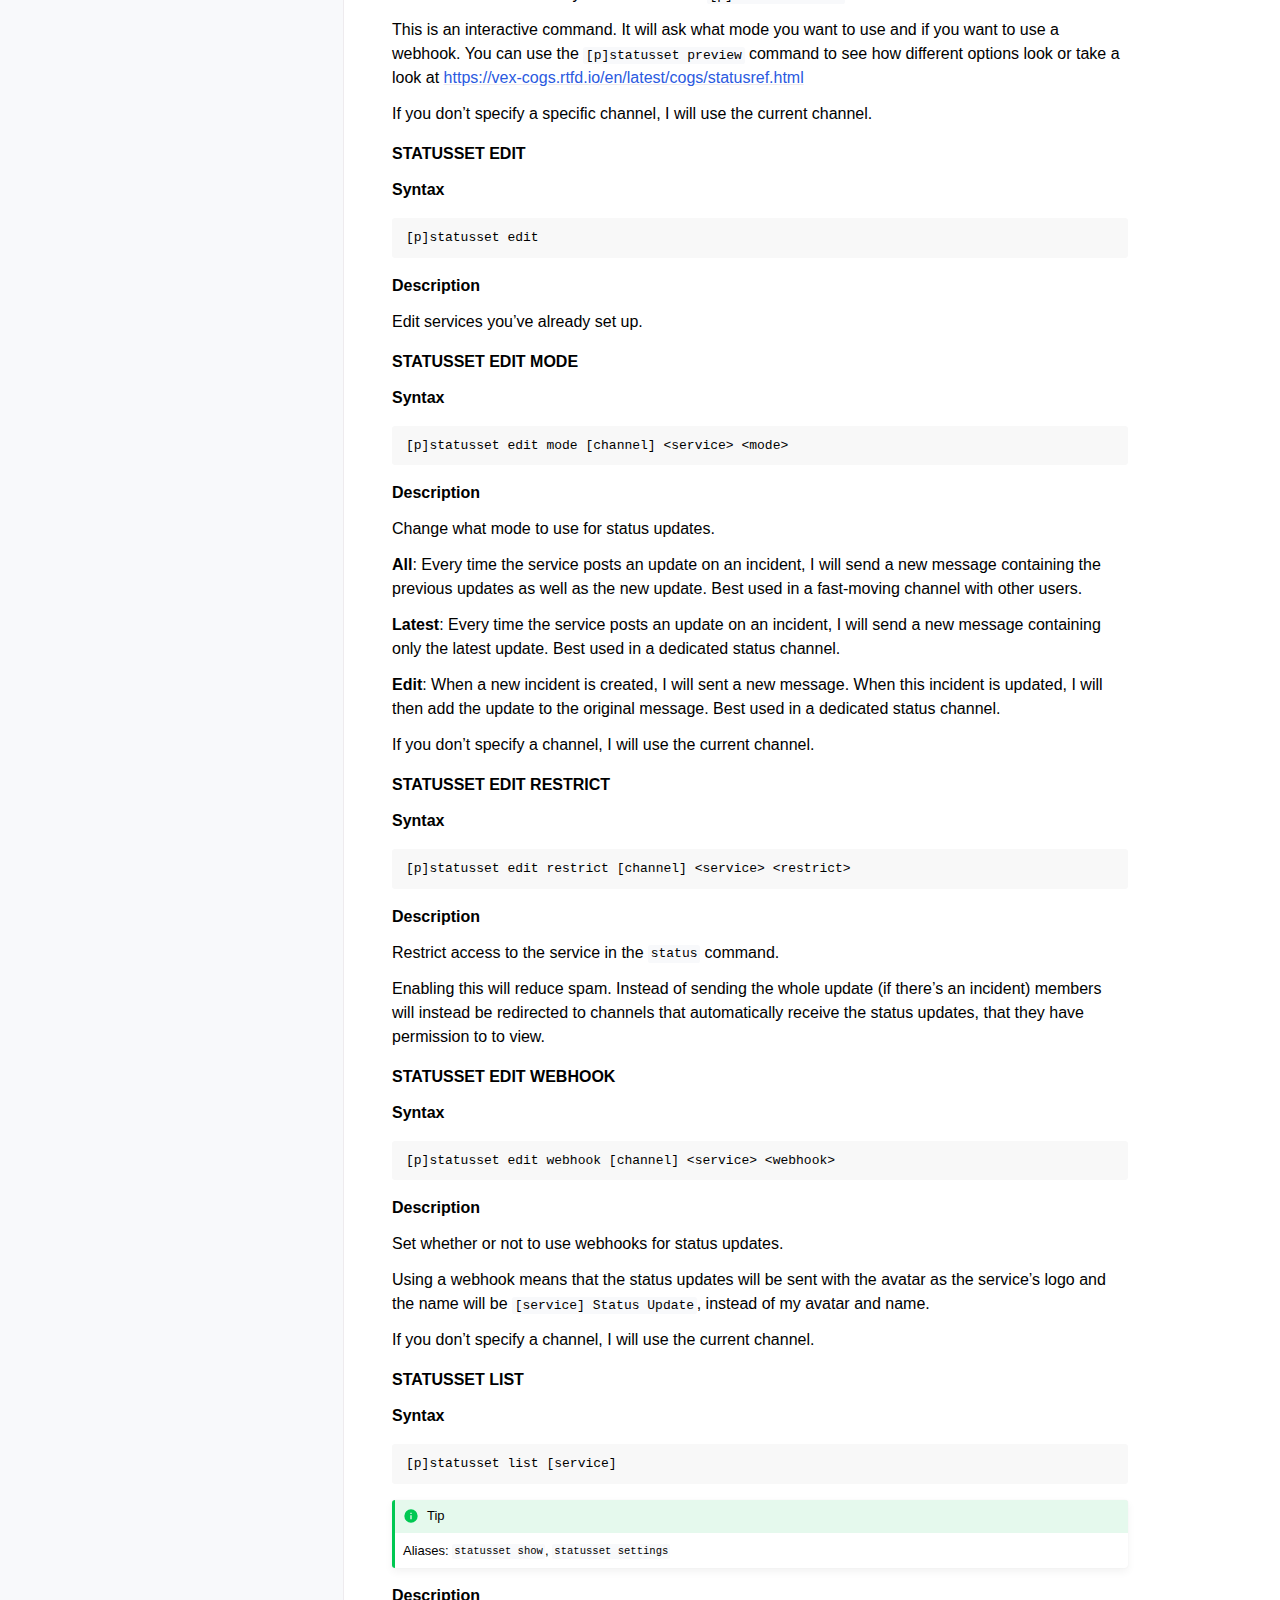
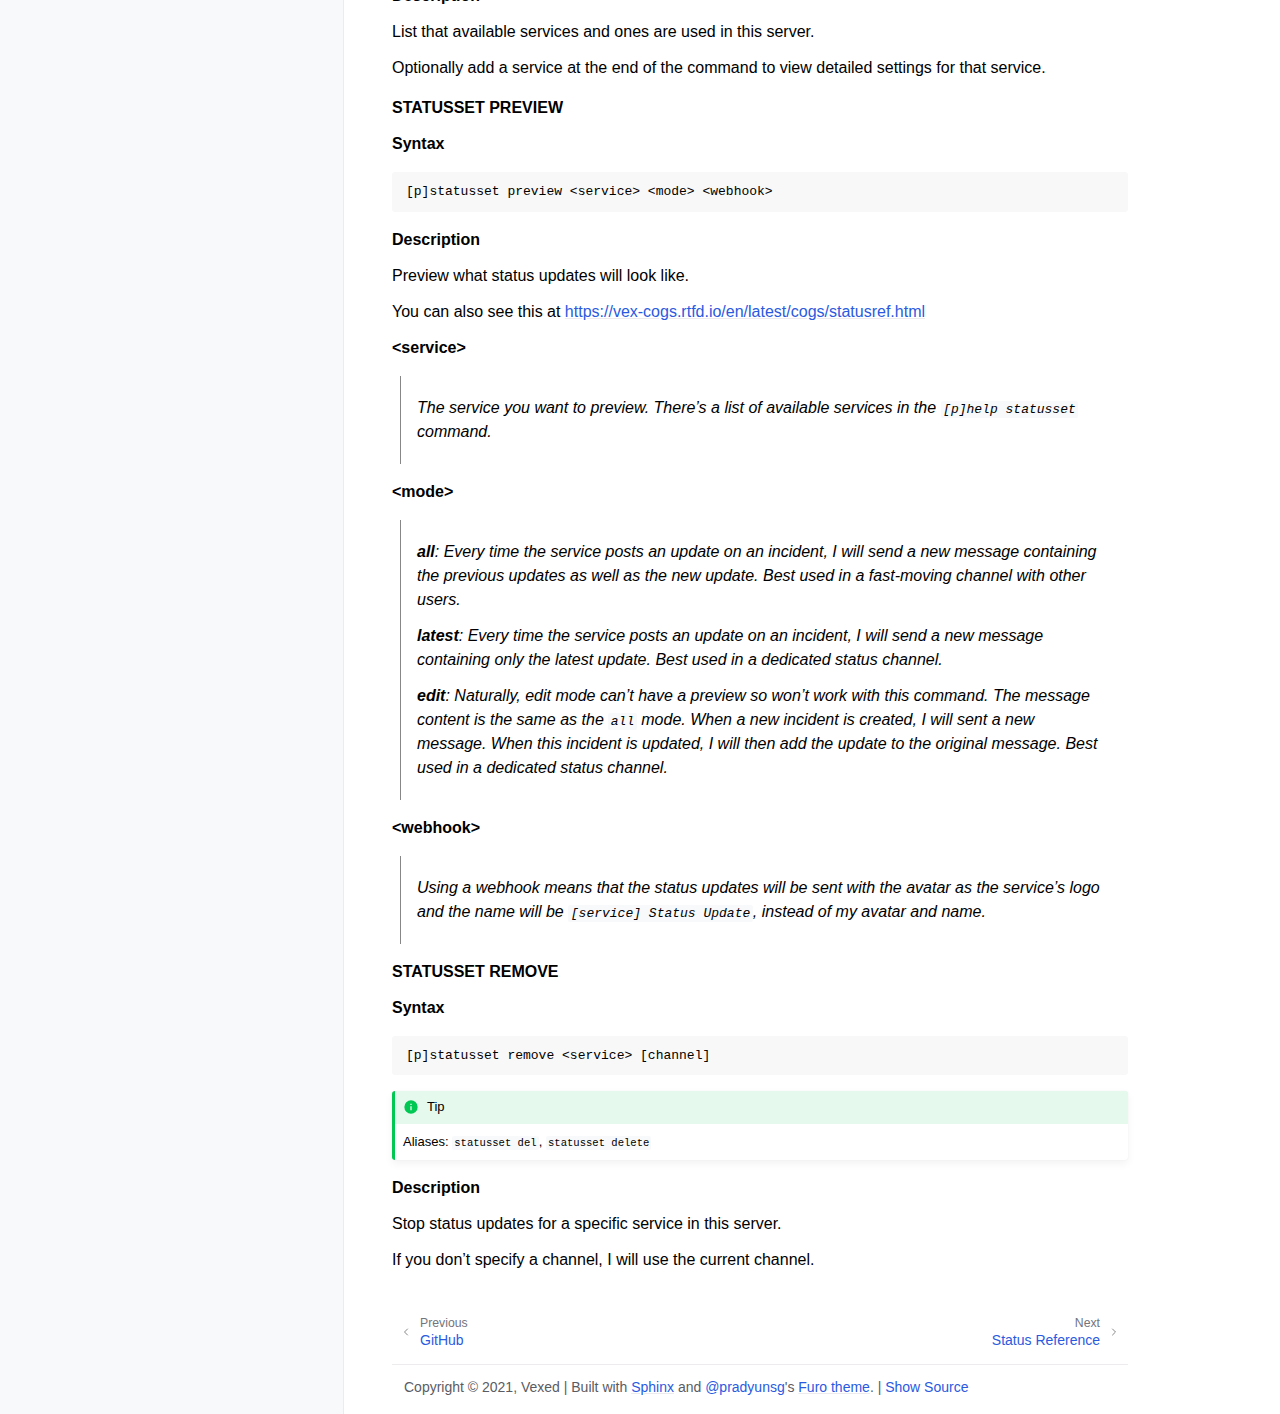
<file: .docs/_build/html/cogs/status.html>
<!doctype html>
<html class="no-js">
  <head><meta charset="utf-8"/>
    <meta name="viewport" content="width=device-width,initial-scale=1"/>
    <meta name="color-scheme" content="light dark"><link rel="index" title="Index" href="../genindex.html" /><link rel="search" title="Search" href="../search.html" /><link rel="next" title="Status Reference" href="statusref.html" /><link rel="prev" title="GitHub" href="github.html" />

    <meta name="generator" content="sphinx-3.4.3, furo 2021.03.20.beta30"/>
        <title>Status - Vex-Cogs documentation</title>
      <link rel="stylesheet" href="../_static/styles/furo.css?digest=978e1795dfe158b585dda6a8417f6411828bf3ed">
    <link rel="stylesheet" href="../_static/pygments.css">
    <link media="(prefers-color-scheme: dark)" rel="stylesheet" href="../_static/pygments_dark.css">
    


<style>
  :root {
    --color-code-background: #f8f8f8;
  --color-code-foreground: black;
  
  }
  @media (prefers-color-scheme: dark) {
    :root {
      --color-code-background: #202020;
  --color-code-foreground: #d0d0d0;
  
    }
  }

  /* For allowing end-user-specific overrides */
  .override-light {
    --color-code-background: #f8f8f8;
  --color-code-foreground: black;
  
  }
  .override-dark {
    --color-code-background: #202020;
  --color-code-foreground: #d0d0d0;
  
  }
</style><link rel="stylesheet" href="../_static/styles/furo-extensions.css?digest=d391b54134226e4196576da3bdb6dddb7e05ba2b"></head>
  <body dir="">
    
<svg xmlns="http://www.w3.org/2000/svg" style="display: none;">
  <symbol id="svg-toc" viewBox="0 0 24 24">
    <title>Contents</title>
    <svg xmlns="http://www.w3.org/2000/svg" width="24" height="24" viewBox="0 0 24 24" fill="none"
      stroke-width="1.5" stroke="currentColor" stroke-linecap="round" stroke-linejoin="round">
      <path stroke="none" d="M0 0h24v24H0z"/>
      <line x1="4" y1="6" x2="20" y2="6" />
      <line x1="10" y1="12" x2="20" y2="12" />
      <line x1="6" y1="18" x2="20" y2="18" />
    </svg>
  </symbol>
  <symbol id="svg-menu" viewBox="0 0 24 24">
    <title>Menu</title>
    <svg xmlns="http://www.w3.org/2000/svg" width="24" height="24" viewBox="0 0 24 24" fill="none"
      stroke="currentColor" stroke-width="2" stroke-linecap="round" stroke-linejoin="round"
      class="feather feather-menu">
      <line x1="3" y1="12" x2="21" y2="12"></line>
      <line x1="3" y1="6" x2="21" y2="6"></line>
      <line x1="3" y1="18" x2="21" y2="18"></line>
    </svg>
  </symbol>
  <symbol id="svg-arrow-right" viewBox="0 0 24 24">
    <title>Expand</title>
    <svg xmlns="http://www.w3.org/2000/svg" width="24" height="24" viewBox="0 0 24 24" fill="none"
      stroke="currentColor" stroke-width="2" stroke-linecap="round" stroke-linejoin="round"
      class="feather feather-chevron-right">
      <polyline points="9 18 15 12 9 6"></polyline>
    </svg>
  </symbol>
</svg>

<input type="checkbox" class="sidebar-toggle" name="__navigation" id="__navigation">
<input type="checkbox" class="sidebar-toggle" name="__toc" id="__toc">
<label class="overlay sidebar-overlay" for="__navigation"></label>
<label class="overlay toc-overlay" for="__toc"></label>



<div class="page">
  <header class="mobile-header">
    <div class="header-left">
      <label class="nav-overlay-icon" for="__navigation">
        <i class="icon"><svg><use href="#svg-menu"></use></svg></i>
      </label>
    </div>
    <div class="header-center">
      <a href="../index.html"><div class="brand">Vex-Cogs  documentation</div></a>
    </div>
    <div class="header-right">
      <label class="toc-overlay-icon toc-header-icon" for="__toc">
        <i class="icon"><svg><use href="#svg-toc"></use></svg></i>
      </label>
    </div>
  </header>
  <aside class="sidebar-drawer">
    <div class="sidebar-container">
      
      <div class="sidebar-sticky"><a class="sidebar-brand" href="../index.html">
  
  
  <span class="sidebar-brand-text">Vex-Cogs  documentation</span>
  
</a><form class="sidebar-search-container" method="get" action="../search.html">
  <input class="sidebar-search" placeholder=Search name="q">
  <input type="hidden" name="check_keywords" value="yes">
  <input type="hidden" name="area" value="default">
</form><div class="sidebar-scroll"><div class="sidebar-tree">
  <p class="caption"><span class="caption-text">Getting started:</span></p>
<ul>
<li class="toctree-l1"><a class="reference internal" href="../getting_started.html">Getting my cogs</a></li>
</ul>
<p class="caption"><span class="caption-text">Cogs:</span></p>
<ul class="current">
<li class="toctree-l1"><a class="reference internal" href="anotherpingcog.html">AnotherPingCog</a></li>
<li class="toctree-l1"><a class="reference internal" href="aliases.html">Aliases</a></li>
<li class="toctree-l1"><a class="reference internal" href="github.html">GitHub</a></li>
<li class="toctree-l1 current current-page"><a class="current reference internal" href="#">Status</a></li>
<li class="toctree-l1"><a class="reference internal" href="statusref.html">Status Reference</a></li>
<li class="toctree-l1"><a class="reference internal" href="system.html">System</a></li>
</ul>
<p class="caption"><span class="caption-text">Event docs for developers:</span></p>
<ul>
<li class="toctree-l1"><a class="reference internal" href="../statusdev.html">Status Events</a></li>
</ul>
<p class="caption"><span class="caption-text">Changelog:</span></p>
<ul>
<li class="toctree-l1"><a class="reference internal" href="../changelog.html">Changelog</a></li>
<li class="toctree-l1"><a class="reference internal" href="../changelog.html#aliases">Aliases</a></li>
<li class="toctree-l1"><a class="reference internal" href="../changelog.html#anotherpingcog">AnotherPingCog</a></li>
<li class="toctree-l1"><a class="reference internal" href="../changelog.html#betteruptime">BetterUptime</a></li>
<li class="toctree-l1"><a class="reference internal" href="../changelog.html#github">GitHub</a></li>
<li class="toctree-l1"><a class="reference internal" href="../changelog.html#status">Status</a></li>
<li class="toctree-l1"><a class="reference internal" href="../changelog.html#system">System</a></li>
<li class="toctree-l1"><a class="reference internal" href="../changelog.html#meta-docs">Meta Docs</a></li>
</ul>

</div>
</div>
      </div>
      
    </div>
  </aside>
  <main class="main">
    <div class="content">
      <article role="main">
        <label class="toc-overlay-icon toc-content-icon" for="__toc">
          <i class="icon"><svg><use href="#svg-toc"></use></svg></i>
        </label>
        <div class="section" id="status">
<span id="id1"></span><h1>Status<a class="headerlink" href="#status" title="Permalink to this headline">¶</a></h1>
<p>This is the cog guide for the status cog. You will
find detailed docs about usage and commands.</p>
<p><code class="docutils literal notranslate"><span class="pre">[p]</span></code> is considered as your prefix.</p>
<div class="admonition note">
<p class="admonition-title">Note</p>
<p>To use this cog, load it by typing this:</p>
<div class="highlight-default notranslate"><div class="highlight"><pre><span></span><span class="p">[</span><span class="n">p</span><span class="p">]</span><span class="n">load</span> <span class="n">status</span>
</pre></div>
</div>
</div>
<div class="section" id="usage">
<span id="status-usage"></span><h2>Usage<a class="headerlink" href="#usage" title="Permalink to this headline">¶</a></h2>
<p>Automatically check for status updates.</p>
<p>When there is one, it will send the update to all channels that
have registered to recieve updates from that service.</p>
<p>There’s also the <code class="docutils literal notranslate"><span class="pre">status</span></code> command which anyone can use to check
updates whereever they want.</p>
<p>If there’s a service that you want added, contact Vexed#3211 or
make an issue on the GitHub repo (or even better a PR!).</p>
</div>
<div class="section" id="commands">
<span id="status-commands"></span><h2>Commands<a class="headerlink" href="#commands" title="Permalink to this headline">¶</a></h2>
<div class="section" id="status-command-status">
<span id="id2"></span><h3>status<a class="headerlink" href="#status-command-status" title="Permalink to this headline">¶</a></h3>
<p><strong>Syntax</strong></p>
<div class="highlight-none notranslate"><div class="highlight"><pre><span></span>[p]status &lt;service&gt;
</pre></div>
</div>
<p><strong>Description</strong></p>
<p>Check for incidents for a variety of services, eg Discord.</p>
<p><strong>Available Services:</strong></p>
<p>discord, github, zoom, reddit, epic_games, cloudflare, statuspage,
python, twitter_api, oracle_cloud, twitter, digitalocean, sentry,
geforcenow</p>
</div>
<div class="section" id="statusset">
<span id="status-command-statusset"></span><h3>statusset<a class="headerlink" href="#statusset" title="Permalink to this headline">¶</a></h3>
<div class="admonition note">
<p class="admonition-title">Note</p>
<p>This command is locked to server admins.</p>
</div>
<p><strong>Syntax</strong></p>
<div class="highlight-none notranslate"><div class="highlight"><pre><span></span>[p]statusset
</pre></div>
</div>
<p><strong>Description</strong></p>
<p>Get automatic status updates in a channel, eg Discord.</p>
<p>Get started with <code class="docutils literal notranslate"><span class="pre">[p]statusset</span> <span class="pre">preview</span></code> to see what they look like,
then <code class="docutils literal notranslate"><span class="pre">[p]statusset</span> <span class="pre">add</span></code> to set up automatic updates.</p>
<p><strong>Available services:</strong>
discord, github, zoom, reddit, epic_games, cloudflare, statuspage,
python, twitter_api, oracle_cloud, twitter, digitalocean, sentry,
geforcenow</p>
<div class="section" id="statusset-add">
<span id="status-command-statusset-add"></span><h4>statusset add<a class="headerlink" href="#statusset-add" title="Permalink to this headline">¶</a></h4>
<p><strong>Syntax</strong></p>
<div class="highlight-none notranslate"><div class="highlight"><pre><span></span>[p]statusset add &lt;service&gt; [channel]
</pre></div>
</div>
<p><strong>Description</strong></p>
<p>Start getting status updates for the chosen service!</p>
<p>There is a list of services you can use in the <code class="docutils literal notranslate"><span class="pre">[p]statusset</span> <span class="pre">list</span></code> command.</p>
<p>This is an interactive command. It will ask what mode you want to use and if you
want to use a webhook. You can use the <code class="docutils literal notranslate"><span class="pre">[p]statusset</span> <span class="pre">preview</span></code> command to see how
different options look or take a look at <a class="reference external" href="https://vex-cogs.rtfd.io/en/latest/cogs/statusref.html">https://vex-cogs.rtfd.io/en/latest/cogs/statusref.html</a></p>
<p>If you don’t specify a specific channel, I will use the current channel.</p>
</div>
<div class="section" id="statusset-edit">
<span id="status-command-statusset-edit"></span><h4>statusset edit<a class="headerlink" href="#statusset-edit" title="Permalink to this headline">¶</a></h4>
<p><strong>Syntax</strong></p>
<div class="highlight-none notranslate"><div class="highlight"><pre><span></span>[p]statusset edit
</pre></div>
</div>
<p><strong>Description</strong></p>
<p>Edit services you’ve already set up.</p>
</div>
<div class="section" id="statusset-edit-mode">
<span id="status-command-statusset-edit-mode"></span><h4>statusset edit mode<a class="headerlink" href="#statusset-edit-mode" title="Permalink to this headline">¶</a></h4>
<p><strong>Syntax</strong></p>
<div class="highlight-none notranslate"><div class="highlight"><pre><span></span>[p]statusset edit mode [channel] &lt;service&gt; &lt;mode&gt;
</pre></div>
</div>
<p><strong>Description</strong></p>
<p>Change what mode to use for status updates.</p>
<p><strong>All</strong>: Every time the service posts an update on an incident, I will send a new message
containing the previous updates as well as the new update. Best used in a fast-moving
channel with other users.</p>
<p><strong>Latest</strong>: Every time the service posts an update on an incident, I will send a new message
containing only the latest update. Best used in a dedicated status channel.</p>
<p><strong>Edit</strong>: When a new incident is created, I will sent a new message. When this incident is
updated, I will then add the update to the original message. Best used in a dedicated
status channel.</p>
<p>If you don’t specify a channel, I will use the current channel.</p>
</div>
<div class="section" id="statusset-edit-restrict">
<span id="status-command-statusset-edit-restrict"></span><h4>statusset edit restrict<a class="headerlink" href="#statusset-edit-restrict" title="Permalink to this headline">¶</a></h4>
<p><strong>Syntax</strong></p>
<div class="highlight-none notranslate"><div class="highlight"><pre><span></span>[p]statusset edit restrict [channel] &lt;service&gt; &lt;restrict&gt;
</pre></div>
</div>
<p><strong>Description</strong></p>
<p>Restrict access to the service in the <code class="docutils literal notranslate"><span class="pre">status</span></code> command.</p>
<p>Enabling this will reduce spam. Instead of sending the whole update
(if there’s an incident) members will instead be redirected to channels
that automatically receive the status updates, that they have permission to to view.</p>
</div>
<div class="section" id="statusset-edit-webhook">
<span id="status-command-statusset-edit-webhook"></span><h4>statusset edit webhook<a class="headerlink" href="#statusset-edit-webhook" title="Permalink to this headline">¶</a></h4>
<p><strong>Syntax</strong></p>
<div class="highlight-none notranslate"><div class="highlight"><pre><span></span>[p]statusset edit webhook [channel] &lt;service&gt; &lt;webhook&gt;
</pre></div>
</div>
<p><strong>Description</strong></p>
<p>Set whether or not to use webhooks for status updates.</p>
<p>Using a webhook means that the status updates will be sent with the avatar as the service’s
logo and the name will be <code class="docutils literal notranslate"><span class="pre">[service]</span> <span class="pre">Status</span> <span class="pre">Update</span></code>, instead of my avatar and name.</p>
<p>If you don’t specify a channel, I will use the current channel.</p>
</div>
<div class="section" id="statusset-list">
<span id="status-command-statusset-list"></span><h4>statusset list<a class="headerlink" href="#statusset-list" title="Permalink to this headline">¶</a></h4>
<p><strong>Syntax</strong></p>
<div class="highlight-none notranslate"><div class="highlight"><pre><span></span>[p]statusset list [service]
</pre></div>
</div>
<div class="admonition tip">
<p class="admonition-title">Tip</p>
<p>Aliases: <code class="docutils literal notranslate"><span class="pre">statusset</span> <span class="pre">show</span></code>, <code class="docutils literal notranslate"><span class="pre">statusset</span> <span class="pre">settings</span></code></p>
</div>
<p><strong>Description</strong></p>
<p>List that available services and ones are used in this server.</p>
<p>Optionally add a service at the end of the command to view detailed settings for that service.</p>
</div>
<div class="section" id="statusset-preview">
<span id="status-command-statusset-preview"></span><h4>statusset preview<a class="headerlink" href="#statusset-preview" title="Permalink to this headline">¶</a></h4>
<p><strong>Syntax</strong></p>
<div class="highlight-none notranslate"><div class="highlight"><pre><span></span>[p]statusset preview &lt;service&gt; &lt;mode&gt; &lt;webhook&gt;
</pre></div>
</div>
<p><strong>Description</strong></p>
<p>Preview what status updates will look like.</p>
<p>You can also see this at <a class="reference external" href="https://vex-cogs.rtfd.io/en/latest/cogs/statusref.html">https://vex-cogs.rtfd.io/en/latest/cogs/statusref.html</a></p>
<p><strong>&lt;service&gt;</strong></p>
<blockquote>
<div><p>The service you want to preview. There’s a list of available services in the
<code class="docutils literal notranslate"><span class="pre">[p]help</span> <span class="pre">statusset</span></code> command.</p>
</div></blockquote>
<p><strong>&lt;mode&gt;</strong></p>
<blockquote>
<div><p><strong>all</strong>: Every time the service posts an update on an incident, I will send
a new message containing the previous updates as well as the new update. Best
used in a fast-moving channel with other users.</p>
<p><strong>latest</strong>: Every time the service posts an update on an incident, I will send
a new message containing only the latest update. Best used in a dedicated status
channel.</p>
<p><strong>edit</strong>: Naturally, edit mode can’t have a preview so won’t work with this command.
The message content is the same as the <code class="docutils literal notranslate"><span class="pre">all</span></code> mode.
When a new incident is created, I will sent a new message. When this
incident is updated, I will then add the update to the original message. Best
used in a dedicated status channel.</p>
</div></blockquote>
<p><strong>&lt;webhook&gt;</strong></p>
<blockquote>
<div><p>Using a webhook means that the status updates will be sent with the avatar
as the service’s logo and the name will be <code class="docutils literal notranslate"><span class="pre">[service]</span> <span class="pre">Status</span> <span class="pre">Update</span></code>, instead
of my avatar and name.</p>
</div></blockquote>
</div>
<div class="section" id="statusset-remove">
<span id="status-command-statusset-remove"></span><h4>statusset remove<a class="headerlink" href="#statusset-remove" title="Permalink to this headline">¶</a></h4>
<p><strong>Syntax</strong></p>
<div class="highlight-none notranslate"><div class="highlight"><pre><span></span>[p]statusset remove &lt;service&gt; [channel]
</pre></div>
</div>
<div class="admonition tip">
<p class="admonition-title">Tip</p>
<p>Aliases: <code class="docutils literal notranslate"><span class="pre">statusset</span> <span class="pre">del</span></code>, <code class="docutils literal notranslate"><span class="pre">statusset</span> <span class="pre">delete</span></code></p>
</div>
<p><strong>Description</strong></p>
<p>Stop status updates for a specific service in this server.</p>
<p>If you don’t specify a channel, I will use the current channel.</p>
</div>
</div>
</div>
</div>

      </article>
      <footer>
        
        <div class="related-pages">
          <a class="next-page" href="statusref.html">
              <div class="page-info">
                <div class="context">
                  <span>Next</span>
                </div>
                <div class="title">Status Reference</div>
              </div>
              <svg><use href="#svg-arrow-right"></use></svg>
            </a>
          <a class="prev-page" href="github.html">
              <svg><use href="#svg-arrow-right"></use></svg>
              <div class="page-info">
                <div class="context">
                  <span>Previous</span>
                </div>
                
                <div class="title">GitHub</div>
                
              </div>
            </a>
        </div>

        <div class="related-information">
              Copyright &#169; 2021, Vexed
            |
            Built with <a href="https://www.sphinx-doc.org/">Sphinx</a>
              and
              <a class="muted-link" href="https://pradyunsg.me">@pradyunsg</a>'s
              <a href="https://github.com/pradyunsg/furo">Furo theme</a>.
            |
            <a class="muted-link" href="../_sources/cogs/status.rst.txt"
               rel="nofollow">
              Show Source
            </a>
        </div>
        
      </footer>
    </div>
    <aside class="toc-drawer">
      
      
      <div class="toc-sticky toc-scroll">
        <div class="toc-title-container">
          <span class="toc-title">
            Contents
          </span>
        </div>
        <div class="toc-tree-container">
          <div class="toc-tree">
            <ul>
<li><a class="reference internal" href="#">Status</a><ul>
<li><a class="reference internal" href="#usage">Usage</a></li>
<li><a class="reference internal" href="#commands">Commands</a><ul>
<li><a class="reference internal" href="#status-command-status">status</a></li>
<li><a class="reference internal" href="#statusset">statusset</a><ul>
<li><a class="reference internal" href="#statusset-add">statusset add</a></li>
<li><a class="reference internal" href="#statusset-edit">statusset edit</a></li>
<li><a class="reference internal" href="#statusset-edit-mode">statusset edit mode</a></li>
<li><a class="reference internal" href="#statusset-edit-restrict">statusset edit restrict</a></li>
<li><a class="reference internal" href="#statusset-edit-webhook">statusset edit webhook</a></li>
<li><a class="reference internal" href="#statusset-list">statusset list</a></li>
<li><a class="reference internal" href="#statusset-preview">statusset preview</a></li>
<li><a class="reference internal" href="#statusset-remove">statusset remove</a></li>
</ul>
</li>
</ul>
</li>
</ul>
</li>
</ul>

          </div>
        </div>
      </div>
      
      
    </aside>
  </main>
</div>
    <script id="documentation_options" data-url_root="../" src="../_static/documentation_options.js"></script>
    <script src="../_static/jquery.js"></script>
    <script src="../_static/underscore.js"></script>
    <script src="../_static/doctools.js"></script>
    <script src="../_static/scripts/main.js?digest=e931d09b2a40c1bb82b542effe772014573baf67"></script></body>
</html>
</file>
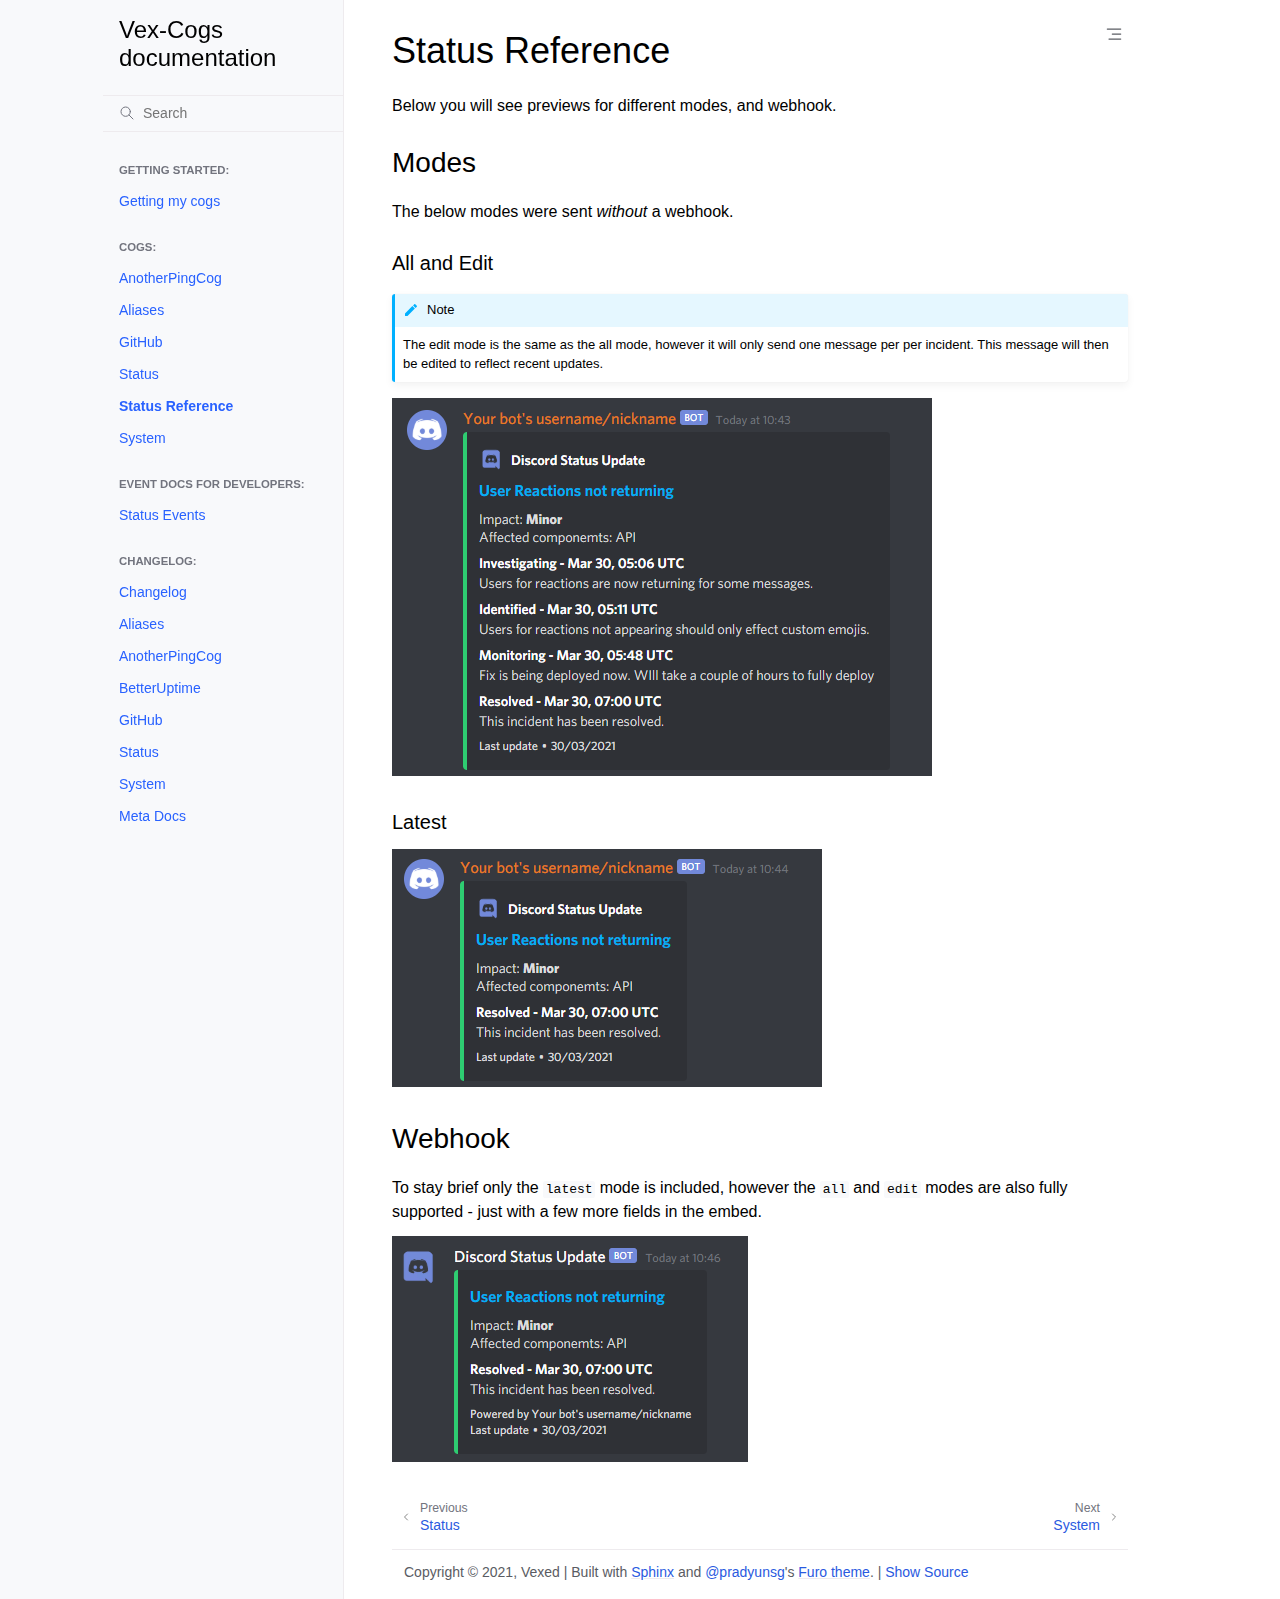
<file: .docs/_build/html/cogs/statusref.html>
<!doctype html>
<html class="no-js">
  <head><meta charset="utf-8"/>
    <meta name="viewport" content="width=device-width,initial-scale=1"/>
    <meta name="color-scheme" content="light dark"><link rel="index" title="Index" href="../genindex.html" /><link rel="search" title="Search" href="../search.html" /><link rel="next" title="System" href="system.html" /><link rel="prev" title="Status" href="status.html" />

    <meta name="generator" content="sphinx-3.4.3, furo 2021.03.20.beta30"/>
        <title>Status Reference - Vex-Cogs documentation</title>
      <link rel="stylesheet" href="../_static/styles/furo.css?digest=978e1795dfe158b585dda6a8417f6411828bf3ed">
    <link rel="stylesheet" href="../_static/pygments.css">
    <link media="(prefers-color-scheme: dark)" rel="stylesheet" href="../_static/pygments_dark.css">
    


<style>
  :root {
    --color-code-background: #f8f8f8;
  --color-code-foreground: black;
  
  }
  @media (prefers-color-scheme: dark) {
    :root {
      --color-code-background: #202020;
  --color-code-foreground: #d0d0d0;
  
    }
  }

  /* For allowing end-user-specific overrides */
  .override-light {
    --color-code-background: #f8f8f8;
  --color-code-foreground: black;
  
  }
  .override-dark {
    --color-code-background: #202020;
  --color-code-foreground: #d0d0d0;
  
  }
</style><link rel="stylesheet" href="../_static/styles/furo-extensions.css?digest=d391b54134226e4196576da3bdb6dddb7e05ba2b"></head>
  <body dir="">
    
<svg xmlns="http://www.w3.org/2000/svg" style="display: none;">
  <symbol id="svg-toc" viewBox="0 0 24 24">
    <title>Contents</title>
    <svg xmlns="http://www.w3.org/2000/svg" width="24" height="24" viewBox="0 0 24 24" fill="none"
      stroke-width="1.5" stroke="currentColor" stroke-linecap="round" stroke-linejoin="round">
      <path stroke="none" d="M0 0h24v24H0z"/>
      <line x1="4" y1="6" x2="20" y2="6" />
      <line x1="10" y1="12" x2="20" y2="12" />
      <line x1="6" y1="18" x2="20" y2="18" />
    </svg>
  </symbol>
  <symbol id="svg-menu" viewBox="0 0 24 24">
    <title>Menu</title>
    <svg xmlns="http://www.w3.org/2000/svg" width="24" height="24" viewBox="0 0 24 24" fill="none"
      stroke="currentColor" stroke-width="2" stroke-linecap="round" stroke-linejoin="round"
      class="feather feather-menu">
      <line x1="3" y1="12" x2="21" y2="12"></line>
      <line x1="3" y1="6" x2="21" y2="6"></line>
      <line x1="3" y1="18" x2="21" y2="18"></line>
    </svg>
  </symbol>
  <symbol id="svg-arrow-right" viewBox="0 0 24 24">
    <title>Expand</title>
    <svg xmlns="http://www.w3.org/2000/svg" width="24" height="24" viewBox="0 0 24 24" fill="none"
      stroke="currentColor" stroke-width="2" stroke-linecap="round" stroke-linejoin="round"
      class="feather feather-chevron-right">
      <polyline points="9 18 15 12 9 6"></polyline>
    </svg>
  </symbol>
</svg>

<input type="checkbox" class="sidebar-toggle" name="__navigation" id="__navigation">
<input type="checkbox" class="sidebar-toggle" name="__toc" id="__toc">
<label class="overlay sidebar-overlay" for="__navigation"></label>
<label class="overlay toc-overlay" for="__toc"></label>



<div class="page">
  <header class="mobile-header">
    <div class="header-left">
      <label class="nav-overlay-icon" for="__navigation">
        <i class="icon"><svg><use href="#svg-menu"></use></svg></i>
      </label>
    </div>
    <div class="header-center">
      <a href="../index.html"><div class="brand">Vex-Cogs  documentation</div></a>
    </div>
    <div class="header-right">
      <label class="toc-overlay-icon toc-header-icon" for="__toc">
        <i class="icon"><svg><use href="#svg-toc"></use></svg></i>
      </label>
    </div>
  </header>
  <aside class="sidebar-drawer">
    <div class="sidebar-container">
      
      <div class="sidebar-sticky"><a class="sidebar-brand" href="../index.html">
  
  
  <span class="sidebar-brand-text">Vex-Cogs  documentation</span>
  
</a><form class="sidebar-search-container" method="get" action="../search.html">
  <input class="sidebar-search" placeholder=Search name="q">
  <input type="hidden" name="check_keywords" value="yes">
  <input type="hidden" name="area" value="default">
</form><div class="sidebar-scroll"><div class="sidebar-tree">
  <p class="caption"><span class="caption-text">Getting started:</span></p>
<ul>
<li class="toctree-l1"><a class="reference internal" href="../getting_started.html">Getting my cogs</a></li>
</ul>
<p class="caption"><span class="caption-text">Cogs:</span></p>
<ul class="current">
<li class="toctree-l1"><a class="reference internal" href="anotherpingcog.html">AnotherPingCog</a></li>
<li class="toctree-l1"><a class="reference internal" href="aliases.html">Aliases</a></li>
<li class="toctree-l1"><a class="reference internal" href="github.html">GitHub</a></li>
<li class="toctree-l1"><a class="reference internal" href="status.html">Status</a></li>
<li class="toctree-l1 current current-page"><a class="current reference internal" href="#">Status Reference</a></li>
<li class="toctree-l1"><a class="reference internal" href="system.html">System</a></li>
</ul>
<p class="caption"><span class="caption-text">Event docs for developers:</span></p>
<ul>
<li class="toctree-l1"><a class="reference internal" href="../statusdev.html">Status Events</a></li>
</ul>
<p class="caption"><span class="caption-text">Changelog:</span></p>
<ul>
<li class="toctree-l1"><a class="reference internal" href="../changelog.html">Changelog</a></li>
<li class="toctree-l1"><a class="reference internal" href="../changelog.html#aliases">Aliases</a></li>
<li class="toctree-l1"><a class="reference internal" href="../changelog.html#anotherpingcog">AnotherPingCog</a></li>
<li class="toctree-l1"><a class="reference internal" href="../changelog.html#betteruptime">BetterUptime</a></li>
<li class="toctree-l1"><a class="reference internal" href="../changelog.html#github">GitHub</a></li>
<li class="toctree-l1"><a class="reference internal" href="../changelog.html#status">Status</a></li>
<li class="toctree-l1"><a class="reference internal" href="../changelog.html#system">System</a></li>
<li class="toctree-l1"><a class="reference internal" href="../changelog.html#meta-docs">Meta Docs</a></li>
</ul>

</div>
</div>
      </div>
      
    </div>
  </aside>
  <main class="main">
    <div class="content">
      <article role="main">
        <label class="toc-overlay-icon toc-content-icon" for="__toc">
          <i class="icon"><svg><use href="#svg-toc"></use></svg></i>
        </label>
        <div class="section" id="status-reference">
<span id="statusref"></span><h1>Status Reference<a class="headerlink" href="#status-reference" title="Permalink to this headline">¶</a></h1>
<p>Below you will see previews for different modes, and webhook.</p>
<div class="section" id="modes">
<h2>Modes<a class="headerlink" href="#modes" title="Permalink to this headline">¶</a></h2>
<p>The below modes were sent <em>without</em> a webhook.</p>
<div class="section" id="all-and-edit">
<h3>All and Edit<a class="headerlink" href="#all-and-edit" title="Permalink to this headline">¶</a></h3>
<div class="admonition note">
<p class="admonition-title">Note</p>
<p>The edit mode is the same as the all mode, however it will only send one message per
per incident. This message will then be edited to reflect recent updates.</p>
</div>
<img alt="../_images/all.png" src="../_images/all.png"/>
</div>
<div class="section" id="latest">
<h3>Latest<a class="headerlink" href="#latest" title="Permalink to this headline">¶</a></h3>
<img alt="../_images/latest.png" src="../_images/latest.png"/>
</div>
</div>
<div class="section" id="webhook">
<h2>Webhook<a class="headerlink" href="#webhook" title="Permalink to this headline">¶</a></h2>
<p>To stay brief only the <code class="docutils literal notranslate"><span class="pre">latest</span></code> mode is included, however the <code class="docutils literal notranslate"><span class="pre">all</span></code> and <code class="docutils literal notranslate"><span class="pre">edit</span></code> modes
are also fully supported - just with a few more fields in the embed.</p>
<img alt="../_images/webhook.png" src="../_images/webhook.png"/>
</div>
</div>

      </article>
      <footer>
        
        <div class="related-pages">
          <a class="next-page" href="system.html">
              <div class="page-info">
                <div class="context">
                  <span>Next</span>
                </div>
                <div class="title">System</div>
              </div>
              <svg><use href="#svg-arrow-right"></use></svg>
            </a>
          <a class="prev-page" href="status.html">
              <svg><use href="#svg-arrow-right"></use></svg>
              <div class="page-info">
                <div class="context">
                  <span>Previous</span>
                </div>
                
                <div class="title">Status</div>
                
              </div>
            </a>
        </div>

        <div class="related-information">
              Copyright &#169; 2021, Vexed
            |
            Built with <a href="https://www.sphinx-doc.org/">Sphinx</a>
              and
              <a class="muted-link" href="https://pradyunsg.me">@pradyunsg</a>'s
              <a href="https://github.com/pradyunsg/furo">Furo theme</a>.
            |
            <a class="muted-link" href="../_sources/cogs/statusref.rst.txt"
               rel="nofollow">
              Show Source
            </a>
        </div>
        
      </footer>
    </div>
    <aside class="toc-drawer">
      
      
      <div class="toc-sticky toc-scroll">
        <div class="toc-title-container">
          <span class="toc-title">
            Contents
          </span>
        </div>
        <div class="toc-tree-container">
          <div class="toc-tree">
            <ul>
<li><a class="reference internal" href="#">Status Reference</a><ul>
<li><a class="reference internal" href="#modes">Modes</a><ul>
<li><a class="reference internal" href="#all-and-edit">All and Edit</a></li>
<li><a class="reference internal" href="#latest">Latest</a></li>
</ul>
</li>
<li><a class="reference internal" href="#webhook">Webhook</a></li>
</ul>
</li>
</ul>

          </div>
        </div>
      </div>
      
      
    </aside>
  </main>
</div>
    <script id="documentation_options" data-url_root="../" src="../_static/documentation_options.js"></script>
    <script src="../_static/jquery.js"></script>
    <script src="../_static/underscore.js"></script>
    <script src="../_static/doctools.js"></script>
    <script src="../_static/scripts/main.js?digest=e931d09b2a40c1bb82b542effe772014573baf67"></script></body>
</html>
</file>
<file: .docs/_build/html/_static/pygments.css>
pre { line-height: 125%; }
td.linenos pre { color: #000000; background-color: #f0f0f0; padding-left: 5px; padding-right: 5px; }
span.linenos { color: #000000; background-color: #f0f0f0; padding-left: 5px; padding-right: 5px; }
td.linenos pre.special { color: #000000; background-color: #ffffc0; padding-left: 5px; padding-right: 5px; }
span.linenos.special { color: #000000; background-color: #ffffc0; padding-left: 5px; padding-right: 5px; }
.highlight .hll { background-color: #ffffcc }
.highlight { background: #f8f8f8; }
.highlight .c { color: #408080; font-style: italic } /* Comment */
.highlight .err { border: 1px solid #FF0000 } /* Error */
.highlight .k { color: #008000; font-weight: bold } /* Keyword */
.highlight .o { color: #666666 } /* Operator */
.highlight .ch { color: #408080; font-style: italic } /* Comment.Hashbang */
.highlight .cm { color: #408080; font-style: italic } /* Comment.Multiline */
.highlight .cp { color: #BC7A00 } /* Comment.Preproc */
.highlight .cpf { color: #408080; font-style: italic } /* Comment.PreprocFile */
.highlight .c1 { color: #408080; font-style: italic } /* Comment.Single */
.highlight .cs { color: #408080; font-style: italic } /* Comment.Special */
.highlight .gd { color: #A00000 } /* Generic.Deleted */
.highlight .ge { font-style: italic } /* Generic.Emph */
.highlight .gr { color: #FF0000 } /* Generic.Error */
.highlight .gh { color: #000080; font-weight: bold } /* Generic.Heading */
.highlight .gi { color: #00A000 } /* Generic.Inserted */
.highlight .go { color: #888888 } /* Generic.Output */
.highlight .gp { color: #000080; font-weight: bold } /* Generic.Prompt */
.highlight .gs { font-weight: bold } /* Generic.Strong */
.highlight .gu { color: #800080; font-weight: bold } /* Generic.Subheading */
.highlight .gt { color: #0044DD } /* Generic.Traceback */
.highlight .kc { color: #008000; font-weight: bold } /* Keyword.Constant */
.highlight .kd { color: #008000; font-weight: bold } /* Keyword.Declaration */
.highlight .kn { color: #008000; font-weight: bold } /* Keyword.Namespace */
.highlight .kp { color: #008000 } /* Keyword.Pseudo */
.highlight .kr { color: #008000; font-weight: bold } /* Keyword.Reserved */
.highlight .kt { color: #B00040 } /* Keyword.Type */
.highlight .m { color: #666666 } /* Literal.Number */
.highlight .s { color: #BA2121 } /* Literal.String */
.highlight .na { color: #7D9029 } /* Name.Attribute */
.highlight .nb { color: #008000 } /* Name.Builtin */
.highlight .nc { color: #0000FF; font-weight: bold } /* Name.Class */
.highlight .no { color: #880000 } /* Name.Constant */
.highlight .nd { color: #AA22FF } /* Name.Decorator */
.highlight .ni { color: #999999; font-weight: bold } /* Name.Entity */
.highlight .ne { color: #D2413A; font-weight: bold } /* Name.Exception */
.highlight .nf { color: #0000FF } /* Name.Function */
.highlight .nl { color: #A0A000 } /* Name.Label */
.highlight .nn { color: #0000FF; font-weight: bold } /* Name.Namespace */
.highlight .nt { color: #008000; font-weight: bold } /* Name.Tag */
.highlight .nv { color: #19177C } /* Name.Variable */
.highlight .ow { color: #AA22FF; font-weight: bold } /* Operator.Word */
.highlight .w { color: #bbbbbb } /* Text.Whitespace */
.highlight .mb { color: #666666 } /* Literal.Number.Bin */
.highlight .mf { color: #666666 } /* Literal.Number.Float */
.highlight .mh { color: #666666 } /* Literal.Number.Hex */
.highlight .mi { color: #666666 } /* Literal.Number.Integer */
.highlight .mo { color: #666666 } /* Literal.Number.Oct */
.highlight .sa { color: #BA2121 } /* Literal.String.Affix */
.highlight .sb { color: #BA2121 } /* Literal.String.Backtick */
.highlight .sc { color: #BA2121 } /* Literal.String.Char */
.highlight .dl { color: #BA2121 } /* Literal.String.Delimiter */
.highlight .sd { color: #BA2121; font-style: italic } /* Literal.String.Doc */
.highlight .s2 { color: #BA2121 } /* Literal.String.Double */
.highlight .se { color: #BB6622; font-weight: bold } /* Literal.String.Escape */
.highlight .sh { color: #BA2121 } /* Literal.String.Heredoc */
.highlight .si { color: #BB6688; font-weight: bold } /* Literal.String.Interpol */
.highlight .sx { color: #008000 } /* Literal.String.Other */
.highlight .sr { color: #BB6688 } /* Literal.String.Regex */
.highlight .s1 { color: #BA2121 } /* Literal.String.Single */
.highlight .ss { color: #19177C } /* Literal.String.Symbol */
.highlight .bp { color: #008000 } /* Name.Builtin.Pseudo */
.highlight .fm { color: #0000FF } /* Name.Function.Magic */
.highlight .vc { color: #19177C } /* Name.Variable.Class */
.highlight .vg { color: #19177C } /* Name.Variable.Global */
.highlight .vi { color: #19177C } /* Name.Variable.Instance */
.highlight .vm { color: #19177C } /* Name.Variable.Magic */
.highlight .il { color: #666666 } /* Literal.Number.Integer.Long */
</file>
<file: .docs/_build/html/_static/pygments_dark.css>
pre { line-height: 125%; }
td.linenos pre { color: #000000; background-color: #f0f0f0; padding-left: 5px; padding-right: 5px; }
span.linenos { color: #000000; background-color: #f0f0f0; padding-left: 5px; padding-right: 5px; }
td.linenos pre.special { color: #000000; background-color: #ffffc0; padding-left: 5px; padding-right: 5px; }
span.linenos.special { color: #000000; background-color: #ffffc0; padding-left: 5px; padding-right: 5px; }
.highlight .hll { background-color: #404040 }
.highlight { background: #202020; color: #d0d0d0 }
.highlight .c { color: #999999; font-style: italic } /* Comment */
.highlight .err { color: #a61717; background-color: #e3d2d2 } /* Error */
.highlight .esc { color: #d0d0d0 } /* Escape */
.highlight .g { color: #d0d0d0 } /* Generic */
.highlight .k { color: #6ab825; font-weight: bold } /* Keyword */
.highlight .l { color: #d0d0d0 } /* Literal */
.highlight .n { color: #d0d0d0 } /* Name */
.highlight .o { color: #d0d0d0 } /* Operator */
.highlight .x { color: #d0d0d0 } /* Other */
.highlight .p { color: #d0d0d0 } /* Punctuation */
.highlight .ch { color: #999999; font-style: italic } /* Comment.Hashbang */
.highlight .cm { color: #999999; font-style: italic } /* Comment.Multiline */
.highlight .cp { color: #cd2828; font-weight: bold } /* Comment.Preproc */
.highlight .cpf { color: #999999; font-style: italic } /* Comment.PreprocFile */
.highlight .c1 { color: #999999; font-style: italic } /* Comment.Single */
.highlight .cs { color: #e50808; font-weight: bold; background-color: #520000 } /* Comment.Special */
.highlight .gd { color: #d22323 } /* Generic.Deleted */
.highlight .ge { color: #d0d0d0; font-style: italic } /* Generic.Emph */
.highlight .gr { color: #d22323 } /* Generic.Error */
.highlight .gh { color: #ffffff; font-weight: bold } /* Generic.Heading */
.highlight .gi { color: #589819 } /* Generic.Inserted */
.highlight .go { color: #cccccc } /* Generic.Output */
.highlight .gp { color: #aaaaaa } /* Generic.Prompt */
.highlight .gs { color: #d0d0d0; font-weight: bold } /* Generic.Strong */
.highlight .gu { color: #ffffff; text-decoration: underline } /* Generic.Subheading */
.highlight .gt { color: #d22323 } /* Generic.Traceback */
.highlight .kc { color: #6ab825; font-weight: bold } /* Keyword.Constant */
.highlight .kd { color: #6ab825; font-weight: bold } /* Keyword.Declaration */
.highlight .kn { color: #6ab825; font-weight: bold } /* Keyword.Namespace */
.highlight .kp { color: #6ab825 } /* Keyword.Pseudo */
.highlight .kr { color: #6ab825; font-weight: bold } /* Keyword.Reserved */
.highlight .kt { color: #6ab825; font-weight: bold } /* Keyword.Type */
.highlight .ld { color: #d0d0d0 } /* Literal.Date */
.highlight .m { color: #3677a9 } /* Literal.Number */
.highlight .s { color: #ed9d13 } /* Literal.String */
.highlight .na { color: #bbbbbb } /* Name.Attribute */
.highlight .nb { color: #24909d } /* Name.Builtin */
.highlight .nc { color: #447fcf; text-decoration: underline } /* Name.Class */
.highlight .no { color: #40ffff } /* Name.Constant */
.highlight .nd { color: #ffa500 } /* Name.Decorator */
.highlight .ni { color: #d0d0d0 } /* Name.Entity */
.highlight .ne { color: #bbbbbb } /* Name.Exception */
.highlight .nf { color: #447fcf } /* Name.Function */
.highlight .nl { color: #d0d0d0 } /* Name.Label */
.highlight .nn { color: #447fcf; text-decoration: underline } /* Name.Namespace */
.highlight .nx { color: #d0d0d0 } /* Name.Other */
.highlight .py { color: #d0d0d0 } /* Name.Property */
.highlight .nt { color: #6ab825; font-weight: bold } /* Name.Tag */
.highlight .nv { color: #40ffff } /* Name.Variable */
.highlight .ow { color: #6ab825; font-weight: bold } /* Operator.Word */
.highlight .w { color: #666666 } /* Text.Whitespace */
.highlight .mb { color: #3677a9 } /* Literal.Number.Bin */
.highlight .mf { color: #3677a9 } /* Literal.Number.Float */
.highlight .mh { color: #3677a9 } /* Literal.Number.Hex */
.highlight .mi { color: #3677a9 } /* Literal.Number.Integer */
.highlight .mo { color: #3677a9 } /* Literal.Number.Oct */
.highlight .sa { color: #ed9d13 } /* Literal.String.Affix */
.highlight .sb { color: #ed9d13 } /* Literal.String.Backtick */
.highlight .sc { color: #ed9d13 } /* Literal.String.Char */
.highlight .dl { color: #ed9d13 } /* Literal.String.Delimiter */
.highlight .sd { color: #ed9d13 } /* Literal.String.Doc */
.highlight .s2 { color: #ed9d13 } /* Literal.String.Double */
.highlight .se { color: #ed9d13 } /* Literal.String.Escape */
.highlight .sh { color: #ed9d13 } /* Literal.String.Heredoc */
.highlight .si { color: #ed9d13 } /* Literal.String.Interpol */
.highlight .sx { color: #ffa500 } /* Literal.String.Other */
.highlight .sr { color: #ed9d13 } /* Literal.String.Regex */
.highlight .s1 { color: #ed9d13 } /* Literal.String.Single */
.highlight .ss { color: #ed9d13 } /* Literal.String.Symbol */
.highlight .bp { color: #24909d } /* Name.Builtin.Pseudo */
.highlight .fm { color: #447fcf } /* Name.Function.Magic */
.highlight .vc { color: #40ffff } /* Name.Variable.Class */
.highlight .vg { color: #40ffff } /* Name.Variable.Global */
.highlight .vi { color: #40ffff } /* Name.Variable.Instance */
.highlight .vm { color: #40ffff } /* Name.Variable.Magic */
.highlight .il { color: #3677a9 } /* Literal.Number.Integer.Long */
</file>
<file: .docs/_build/html/_static/styles/furo-extensions.css>
#furo-sidebar-ad-placement{padding:var(--sidebar-item-spacing-vertical) var(--sidebar-item-spacing-horizontal)}#furo-sidebar-ad-placement .ethical-sidebar{border:none;box-shadow:none;background:var(--color-background-secondary)}#furo-sidebar-ad-placement .ethical-sidebar:hover{background:var(--color-background-hover)}#furo-sidebar-ad-placement .ethical-sidebar a{color:var(--color-foreground-primary)}#furo-sidebar-ad-placement .ethical-callout a{color:var(--color-foreground-secondary)!important}:root{--tabs--label-text:var(--color-foreground-muted);--tabs--label-text--active:var(--color-brand-content);--tabs--label-text--hover:var(--color-brand-content);--tabs--label-background--active:transparent;--tabs--label-background--hover:var(--color-background-secondary);--tabs--border:var(--color-background-border)}[role=main] .container{max-width:none;padding-left:0;padding-right:0}.shadow.docutils{border:none;box-shadow:0 .2rem .5rem rgba(0,0,0,.05),0 0 .0625rem rgba(0,0,0,.1)!important}.sphinx-bs .card{background-color:var(--color-background-secondary);color:var(--color-foreground)}
/*# sourceMappingURL=furo-extensions.css.map */
</file>
<file: .docs/_build/html/_static/css/theme.css>
html{box-sizing:border-box}*,:after,:before{box-sizing:inherit}article,aside,details,figcaption,figure,footer,header,hgroup,nav,section{display:block}audio,canvas,video{display:inline-block;*display:inline;*zoom:1}[hidden],audio:not([controls]){display:none}*{-webkit-box-sizing:border-box;-moz-box-sizing:border-box;box-sizing:border-box}html{font-size:100%;-webkit-text-size-adjust:100%;-ms-text-size-adjust:100%}body{margin:0}a:active,a:hover{outline:0}abbr[title]{border-bottom:1px dotted}b,strong{font-weight:700}blockquote{margin:0}dfn{font-style:italic}ins{background:#ff9;text-decoration:none}ins,mark{color:#000}mark{background:#ff0;font-style:italic;font-weight:700}.rst-content code,.rst-content tt,code,kbd,pre,samp{font-family:monospace,serif;_font-family:courier new,monospace;font-size:1em}pre{white-space:pre}q{quotes:none}q:after,q:before{content:"";content:none}small{font-size:85%}sub,sup{font-size:75%;line-height:0;position:relative;vertical-align:baseline}sup{top:-.5em}sub{bottom:-.25em}dl,ol,ul{margin:0;padding:0;list-style:none;list-style-image:none}li{list-style:none}dd{margin:0}img{border:0;-ms-interpolation-mode:bicubic;vertical-align:middle;max-width:100%}svg:not(:root){overflow:hidden}figure,form{margin:0}label{cursor:pointer}button,input,select,textarea{font-size:100%;margin:0;vertical-align:baseline;*vertical-align:middle}button,input{line-height:normal}button,input[type=button],input[type=reset],input[type=submit]{cursor:pointer;-webkit-appearance:button;*overflow:visible}button[disabled],input[disabled]{cursor:default}input[type=search]{-webkit-appearance:textfield;-moz-box-sizing:content-box;-webkit-box-sizing:content-box;box-sizing:content-box}textarea{resize:vertical}table{border-collapse:collapse;border-spacing:0}td{vertical-align:top}.chromeframe{margin:.2em 0;background:#ccc;color:#000;padding:.2em 0}.ir{display:block;border:0;text-indent:-999em;overflow:hidden;background-color:transparent;background-repeat:no-repeat;text-align:left;direction:ltr;*line-height:0}.ir br{display:none}.hidden{display:none!important;visibility:hidden}.visuallyhidden{border:0;clip:rect(0 0 0 0);height:1px;margin:-1px;overflow:hidden;padding:0;position:absolute;width:1px}.visuallyhidden.focusable:active,.visuallyhidden.focusable:focus{clip:auto;height:auto;margin:0;overflow:visible;position:static;width:auto}.invisible{visibility:hidden}.relative{position:relative}big,small{font-size:100%}@media print{body,html,section{background:none!important}*{box-shadow:none!important;text-shadow:none!important;filter:none!important;-ms-filter:none!important}a,a:visited{text-decoration:underline}.ir a:after,a[href^="#"]:after,a[href^="javascript:"]:after{content:""}blockquote,pre{page-break-inside:avoid}thead{display:table-header-group}img,tr{page-break-inside:avoid}img{max-width:100%!important}@page{margin:.5cm}.rst-content .toctree-wrapper>p.caption,h2,h3,p{orphans:3;widows:3}.rst-content .toctree-wrapper>p.caption,h2,h3{page-break-after:avoid}}.btn,.fa:before,.icon:before,.rst-content .admonition,.rst-content .admonition-title:before,.rst-content .admonition-todo,.rst-content .attention,.rst-content .caution,.rst-content .code-block-caption .headerlink:before,.rst-content .danger,.rst-content .error,.rst-content .hint,.rst-content .important,.rst-content .note,.rst-content .seealso,.rst-content .tip,.rst-content .warning,.rst-content code.download span:first-child:before,.rst-content dl dt .headerlink:before,.rst-content h1 .headerlink:before,.rst-content h2 .headerlink:before,.rst-content h3 .headerlink:before,.rst-content h4 .headerlink:before,.rst-content h5 .headerlink:before,.rst-content h6 .headerlink:before,.rst-content p.caption .headerlink:before,.rst-content table>caption .headerlink:before,.rst-content tt.download span:first-child:before,.wy-alert,.wy-dropdown .caret:before,.wy-inline-validate.wy-inline-validate-danger .wy-input-context:before,.wy-inline-validate.wy-inline-validate-info .wy-input-context:before,.wy-inline-validate.wy-inline-validate-success .wy-input-context:before,.wy-inline-validate.wy-inline-validate-warning .wy-input-context:before,.wy-menu-vertical li.current>a,.wy-menu-vertical li.current>a span.toctree-expand:before,.wy-menu-vertical li.on a,.wy-menu-vertical li.on a span.toctree-expand:before,.wy-menu-vertical li span.toctree-expand:before,.wy-nav-top a,.wy-side-nav-search .wy-dropdown>a,.wy-side-nav-search>a,input[type=color],input[type=date],input[type=datetime-local],input[type=datetime],input[type=email],input[type=month],input[type=number],input[type=password],input[type=search],input[type=tel],input[type=text],input[type=time],input[type=url],input[type=week],select,textarea{-webkit-font-smoothing:antialiased}.clearfix{*zoom:1}.clearfix:after,.clearfix:before{display:table;content:""}.clearfix:after{clear:both}/*!
 *  Font Awesome 4.7.0 by @davegandy - http://fontawesome.io - @fontawesome
 *  License - http://fontawesome.io/license (Font: SIL OFL 1.1, CSS: MIT License)
 */@font-face{font-family:FontAwesome;src:url(fonts/fontawesome-webfont.eot?674f50d287a8c48dc19ba404d20fe713);src:url(fonts/fontawesome-webfont.eot?674f50d287a8c48dc19ba404d20fe713?#iefix&v=4.7.0) format("embedded-opentype"),url(fonts/fontawesome-webfont.woff2?af7ae505a9eed503f8b8e6982036873e) format("woff2"),url(fonts/fontawesome-webfont.woff?fee66e712a8a08eef5805a46892932ad) format("woff"),url(fonts/fontawesome-webfont.ttf?b06871f281fee6b241d60582ae9369b9) format("truetype"),url(fonts/fontawesome-webfont.svg?912ec66d7572ff821749319396470bde#fontawesomeregular) format("svg");font-weight:400;font-style:normal}.fa,.icon,.rst-content .admonition-title,.rst-content .code-block-caption .headerlink,.rst-content code.download span:first-child,.rst-content dl dt .headerlink,.rst-content h1 .headerlink,.rst-content h2 .headerlink,.rst-content h3 .headerlink,.rst-content h4 .headerlink,.rst-content h5 .headerlink,.rst-content h6 .headerlink,.rst-content p.caption .headerlink,.rst-content table>caption .headerlink,.rst-content tt.download span:first-child,.wy-menu-vertical li.current>a span.toctree-expand,.wy-menu-vertical li.on a span.toctree-expand,.wy-menu-vertical li span.toctree-expand{display:inline-block;font:normal normal normal 14px/1 FontAwesome;font-size:inherit;text-rendering:auto;-webkit-font-smoothing:antialiased;-moz-osx-font-smoothing:grayscale}.fa-lg{font-size:1.33333em;line-height:.75em;vertical-align:-15%}.fa-2x{font-size:2em}.fa-3x{font-size:3em}.fa-4x{font-size:4em}.fa-5x{font-size:5em}.fa-fw{width:1.28571em;text-align:center}.fa-ul{padding-left:0;margin-left:2.14286em;list-style-type:none}.fa-ul>li{position:relative}.fa-li{position:absolute;left:-2.14286em;width:2.14286em;top:.14286em;text-align:center}.fa-li.fa-lg{left:-1.85714em}.fa-border{padding:.2em .25em .15em;border:.08em solid #eee;border-radius:.1em}.fa-pull-left{float:left}.fa-pull-right{float:right}.fa-pull-left.icon,.fa.fa-pull-left,.rst-content .code-block-caption .fa-pull-left.headerlink,.rst-content .fa-pull-left.admonition-title,.rst-content code.download span.fa-pull-left:first-child,.rst-content dl dt .fa-pull-left.headerlink,.rst-content h1 .fa-pull-left.headerlink,.rst-content h2 .fa-pull-left.headerlink,.rst-content h3 .fa-pull-left.headerlink,.rst-content h4 .fa-pull-left.headerlink,.rst-content h5 .fa-pull-left.headerlink,.rst-content h6 .fa-pull-left.headerlink,.rst-content p.caption .fa-pull-left.headerlink,.rst-content table>caption .fa-pull-left.headerlink,.rst-content tt.download span.fa-pull-left:first-child,.wy-menu-vertical li.current>a span.fa-pull-left.toctree-expand,.wy-menu-vertical li.on a span.fa-pull-left.toctree-expand,.wy-menu-vertical li span.fa-pull-left.toctree-expand{margin-right:.3em}.fa-pull-right.icon,.fa.fa-pull-right,.rst-content .code-block-caption .fa-pull-right.headerlink,.rst-content .fa-pull-right.admonition-title,.rst-content code.download span.fa-pull-right:first-child,.rst-content dl dt .fa-pull-right.headerlink,.rst-content h1 .fa-pull-right.headerlink,.rst-content h2 .fa-pull-right.headerlink,.rst-content h3 .fa-pull-right.headerlink,.rst-content h4 .fa-pull-right.headerlink,.rst-content h5 .fa-pull-right.headerlink,.rst-content h6 .fa-pull-right.headerlink,.rst-content p.caption .fa-pull-right.headerlink,.rst-content table>caption .fa-pull-right.headerlink,.rst-content tt.download span.fa-pull-right:first-child,.wy-menu-vertical li.current>a span.fa-pull-right.toctree-expand,.wy-menu-vertical li.on a span.fa-pull-right.toctree-expand,.wy-menu-vertical li span.fa-pull-right.toctree-expand{margin-left:.3em}.pull-right{float:right}.pull-left{float:left}.fa.pull-left,.pull-left.icon,.rst-content .code-block-caption .pull-left.headerlink,.rst-content .pull-left.admonition-title,.rst-content code.download span.pull-left:first-child,.rst-content dl dt .pull-left.headerlink,.rst-content h1 .pull-left.headerlink,.rst-content h2 .pull-left.headerlink,.rst-content h3 .pull-left.headerlink,.rst-content h4 .pull-left.headerlink,.rst-content h5 .pull-left.headerlink,.rst-content h6 .pull-left.headerlink,.rst-content p.caption .pull-left.headerlink,.rst-content table>caption .pull-left.headerlink,.rst-content tt.download span.pull-left:first-child,.wy-menu-vertical li.current>a span.pull-left.toctree-expand,.wy-menu-vertical li.on a span.pull-left.toctree-expand,.wy-menu-vertical li span.pull-left.toctree-expand{margin-right:.3em}.fa.pull-right,.pull-right.icon,.rst-content .code-block-caption .pull-right.headerlink,.rst-content .pull-right.admonition-title,.rst-content code.download span.pull-right:first-child,.rst-content dl dt .pull-right.headerlink,.rst-content h1 .pull-right.headerlink,.rst-content h2 .pull-right.headerlink,.rst-content h3 .pull-right.headerlink,.rst-content h4 .pull-right.headerlink,.rst-content h5 .pull-right.headerlink,.rst-content h6 .pull-right.headerlink,.rst-content p.caption .pull-right.headerlink,.rst-content table>caption .pull-right.headerlink,.rst-content tt.download span.pull-right:first-child,.wy-menu-vertical li.current>a span.pull-right.toctree-expand,.wy-menu-vertical li.on a span.pull-right.toctree-expand,.wy-menu-vertical li span.pull-right.toctree-expand{margin-left:.3em}.fa-spin{-webkit-animation:fa-spin 2s linear infinite;animation:fa-spin 2s linear infinite}.fa-pulse{-webkit-animation:fa-spin 1s steps(8) infinite;animation:fa-spin 1s steps(8) infinite}@-webkit-keyframes fa-spin{0%{-webkit-transform:rotate(0deg);transform:rotate(0deg)}to{-webkit-transform:rotate(359deg);transform:rotate(359deg)}}@keyframes fa-spin{0%{-webkit-transform:rotate(0deg);transform:rotate(0deg)}to{-webkit-transform:rotate(359deg);transform:rotate(359deg)}}.fa-rotate-90{-ms-filter:"progid:DXImageTransform.Microsoft.BasicImage(rotation=1)";-webkit-transform:rotate(90deg);-ms-transform:rotate(90deg);transform:rotate(90deg)}.fa-rotate-180{-ms-filter:"progid:DXImageTransform.Microsoft.BasicImage(rotation=2)";-webkit-transform:rotate(180deg);-ms-transform:rotate(180deg);transform:rotate(180deg)}.fa-rotate-270{-ms-filter:"progid:DXImageTransform.Microsoft.BasicImage(rotation=3)";-webkit-transform:rotate(270deg);-ms-transform:rotate(270deg);transform:rotate(270deg)}.fa-flip-horizontal{-ms-filter:"progid:DXImageTransform.Microsoft.BasicImage(rotation=0, mirror=1)";-webkit-transform:scaleX(-1);-ms-transform:scaleX(-1);transform:scaleX(-1)}.fa-flip-vertical{-ms-filter:"progid:DXImageTransform.Microsoft.BasicImage(rotation=2, mirror=1)";-webkit-transform:scaleY(-1);-ms-transform:scaleY(-1);transform:scaleY(-1)}:root .fa-flip-horizontal,:root .fa-flip-vertical,:root .fa-rotate-90,:root .fa-rotate-180,:root .fa-rotate-270{filter:none}.fa-stack{position:relative;display:inline-block;width:2em;height:2em;line-height:2em;vertical-align:middle}.fa-stack-1x,.fa-stack-2x{position:absolute;left:0;width:100%;text-align:center}.fa-stack-1x{line-height:inherit}.fa-stack-2x{font-size:2em}.fa-inverse{color:#fff}.fa-glass:before{content:""}.fa-music:before{content:""}.fa-search:before,.icon-search:before{content:""}.fa-envelope-o:before{content:""}.fa-heart:before{content:""}.fa-star:before{content:""}.fa-star-o:before{content:""}.fa-user:before{content:""}.fa-film:before{content:""}.fa-th-large:before{content:""}.fa-th:before{content:""}.fa-th-list:before{content:""}.fa-check:before{content:""}.fa-close:before,.fa-remove:before,.fa-times:before{content:""}.fa-search-plus:before{content:""}.fa-search-minus:before{content:""}.fa-power-off:before{content:""}.fa-signal:before{content:""}.fa-cog:before,.fa-gear:before{content:""}.fa-trash-o:before{content:""}.fa-home:before,.icon-home:before{content:""}.fa-file-o:before{content:""}.fa-clock-o:before{content:""}.fa-road:before{content:""}.fa-download:before,.rst-content code.download span:first-child:before,.rst-content tt.download span:first-child:before{content:""}.fa-arrow-circle-o-down:before{content:""}.fa-arrow-circle-o-up:before{content:""}.fa-inbox:before{content:""}.fa-play-circle-o:before{content:""}.fa-repeat:before,.fa-rotate-right:before{content:""}.fa-refresh:before{content:""}.fa-list-alt:before{content:""}.fa-lock:before{content:""}.fa-flag:before{content:""}.fa-headphones:before{content:""}.fa-volume-off:before{content:""}.fa-volume-down:before{content:""}.fa-volume-up:before{content:""}.fa-qrcode:before{content:""}.fa-barcode:before{content:""}.fa-tag:before{content:""}.fa-tags:before{content:""}.fa-book:before,.icon-book:before{content:""}.fa-bookmark:before{content:""}.fa-print:before{content:""}.fa-camera:before{content:""}.fa-font:before{content:""}.fa-bold:before{content:""}.fa-italic:before{content:""}.fa-text-height:before{content:""}.fa-text-width:before{content:""}.fa-align-left:before{content:""}.fa-align-center:before{content:""}.fa-align-right:before{content:""}.fa-align-justify:before{content:""}.fa-list:before{content:""}.fa-dedent:before,.fa-outdent:before{content:""}.fa-indent:before{content:""}.fa-video-camera:before{content:""}.fa-image:before,.fa-photo:before,.fa-picture-o:before{content:""}.fa-pencil:before{content:""}.fa-map-marker:before{content:""}.fa-adjust:before{content:""}.fa-tint:before{content:""}.fa-edit:before,.fa-pencil-square-o:before{content:""}.fa-share-square-o:before{content:""}.fa-check-square-o:before{content:""}.fa-arrows:before{content:""}.fa-step-backward:before{content:""}.fa-fast-backward:before{content:""}.fa-backward:before{content:""}.fa-play:before{content:""}.fa-pause:before{content:""}.fa-stop:before{content:""}.fa-forward:before{content:""}.fa-fast-forward:before{content:""}.fa-step-forward:before{content:""}.fa-eject:before{content:""}.fa-chevron-left:before{content:""}.fa-chevron-right:before{content:""}.fa-plus-circle:before{content:""}.fa-minus-circle:before{content:""}.fa-times-circle:before,.wy-inline-validate.wy-inline-validate-danger .wy-input-context:before{content:""}.fa-check-circle:before,.wy-inline-validate.wy-inline-validate-success .wy-input-context:before{content:""}.fa-question-circle:before{content:""}.fa-info-circle:before{content:""}.fa-crosshairs:before{content:""}.fa-times-circle-o:before{content:""}.fa-check-circle-o:before{content:""}.fa-ban:before{content:""}.fa-arrow-left:before{content:""}.fa-arrow-right:before{content:""}.fa-arrow-up:before{content:""}.fa-arrow-down:before{content:""}.fa-mail-forward:before,.fa-share:before{content:""}.fa-expand:before{content:""}.fa-compress:before{content:""}.fa-plus:before{content:""}.fa-minus:before{content:""}.fa-asterisk:before{content:""}.fa-exclamation-circle:before,.rst-content .admonition-title:before,.wy-inline-validate.wy-inline-validate-info .wy-input-context:before,.wy-inline-validate.wy-inline-validate-warning .wy-input-context:before{content:""}.fa-gift:before{content:""}.fa-leaf:before{content:""}.fa-fire:before,.icon-fire:before{content:""}.fa-eye:before{content:""}.fa-eye-slash:before{content:""}.fa-exclamation-triangle:before,.fa-warning:before{content:""}.fa-plane:before{content:""}.fa-calendar:before{content:""}.fa-random:before{content:""}.fa-comment:before{content:""}.fa-magnet:before{content:""}.fa-chevron-up:before{content:""}.fa-chevron-down:before{content:""}.fa-retweet:before{content:""}.fa-shopping-cart:before{content:""}.fa-folder:before{content:""}.fa-folder-open:before{content:""}.fa-arrows-v:before{content:""}.fa-arrows-h:before{content:""}.fa-bar-chart-o:before,.fa-bar-chart:before{content:""}.fa-twitter-square:before{content:""}.fa-facebook-square:before{content:""}.fa-camera-retro:before{content:""}.fa-key:before{content:""}.fa-cogs:before,.fa-gears:before{content:""}.fa-comments:before{content:""}.fa-thumbs-o-up:before{content:""}.fa-thumbs-o-down:before{content:""}.fa-star-half:before{content:""}.fa-heart-o:before{content:""}.fa-sign-out:before{content:""}.fa-linkedin-square:before{content:""}.fa-thumb-tack:before{content:""}.fa-external-link:before{content:""}.fa-sign-in:before{content:""}.fa-trophy:before{content:""}.fa-github-square:before{content:""}.fa-upload:before{content:""}.fa-lemon-o:before{content:""}.fa-phone:before{content:""}.fa-square-o:before{content:""}.fa-bookmark-o:before{content:""}.fa-phone-square:before{content:""}.fa-twitter:before{content:""}.fa-facebook-f:before,.fa-facebook:before{content:""}.fa-github:before,.icon-github:before{content:""}.fa-unlock:before{content:""}.fa-credit-card:before{content:""}.fa-feed:before,.fa-rss:before{content:""}.fa-hdd-o:before{content:""}.fa-bullhorn:before{content:""}.fa-bell:before{content:""}.fa-certificate:before{content:""}.fa-hand-o-right:before{content:""}.fa-hand-o-left:before{content:""}.fa-hand-o-up:before{content:""}.fa-hand-o-down:before{content:""}.fa-arrow-circle-left:before,.icon-circle-arrow-left:before{content:""}.fa-arrow-circle-right:before,.icon-circle-arrow-right:before{content:""}.fa-arrow-circle-up:before{content:""}.fa-arrow-circle-down:before{content:""}.fa-globe:before{content:""}.fa-wrench:before{content:""}.fa-tasks:before{content:""}.fa-filter:before{content:""}.fa-briefcase:before{content:""}.fa-arrows-alt:before{content:""}.fa-group:before,.fa-users:before{content:""}.fa-chain:before,.fa-link:before,.icon-link:before{content:""}.fa-cloud:before{content:""}.fa-flask:before{content:""}.fa-cut:before,.fa-scissors:before{content:""}.fa-copy:before,.fa-files-o:before{content:""}.fa-paperclip:before{content:""}.fa-floppy-o:before,.fa-save:before{content:""}.fa-square:before{content:""}.fa-bars:before,.fa-navicon:before,.fa-reorder:before{content:""}.fa-list-ul:before{content:""}.fa-list-ol:before{content:""}.fa-strikethrough:before{content:""}.fa-underline:before{content:""}.fa-table:before{content:""}.fa-magic:before{content:""}.fa-truck:before{content:""}.fa-pinterest:before{content:""}.fa-pinterest-square:before{content:""}.fa-google-plus-square:before{content:""}.fa-google-plus:before{content:""}.fa-money:before{content:""}.fa-caret-down:before,.icon-caret-down:before,.wy-dropdown .caret:before{content:""}.fa-caret-up:before{content:""}.fa-caret-left:before{content:""}.fa-caret-right:before{content:""}.fa-columns:before{content:""}.fa-sort:before,.fa-unsorted:before{content:""}.fa-sort-desc:before,.fa-sort-down:before{content:""}.fa-sort-asc:before,.fa-sort-up:before{content:""}.fa-envelope:before{content:""}.fa-linkedin:before{content:""}.fa-rotate-left:before,.fa-undo:before{content:""}.fa-gavel:before,.fa-legal:before{content:""}.fa-dashboard:before,.fa-tachometer:before{content:""}.fa-comment-o:before{content:""}.fa-comments-o:before{content:""}.fa-bolt:before,.fa-flash:before{content:""}.fa-sitemap:before{content:""}.fa-umbrella:before{content:""}.fa-clipboard:before,.fa-paste:before{content:""}.fa-lightbulb-o:before{content:""}.fa-exchange:before{content:""}.fa-cloud-download:before{content:""}.fa-cloud-upload:before{content:""}.fa-user-md:before{content:""}.fa-stethoscope:before{content:""}.fa-suitcase:before{content:""}.fa-bell-o:before{content:""}.fa-coffee:before{content:""}.fa-cutlery:before{content:""}.fa-file-text-o:before{content:""}.fa-building-o:before{content:""}.fa-hospital-o:before{content:""}.fa-ambulance:before{content:""}.fa-medkit:before{content:""}.fa-fighter-jet:before{content:""}.fa-beer:before{content:""}.fa-h-square:before{content:""}.fa-plus-square:before{content:""}.fa-angle-double-left:before{content:""}.fa-angle-double-right:before{content:""}.fa-angle-double-up:before{content:""}.fa-angle-double-down:before{content:""}.fa-angle-left:before{content:""}.fa-angle-right:before{content:""}.fa-angle-up:before{content:""}.fa-angle-down:before{content:""}.fa-desktop:before{content:""}.fa-laptop:before{content:""}.fa-tablet:before{content:""}.fa-mobile-phone:before,.fa-mobile:before{content:""}.fa-circle-o:before{content:""}.fa-quote-left:before{content:""}.fa-quote-right:before{content:""}.fa-spinner:before{content:""}.fa-circle:before{content:""}.fa-mail-reply:before,.fa-reply:before{content:""}.fa-github-alt:before{content:""}.fa-folder-o:before{content:""}.fa-folder-open-o:before{content:""}.fa-smile-o:before{content:""}.fa-frown-o:before{content:""}.fa-meh-o:before{content:""}.fa-gamepad:before{content:""}.fa-keyboard-o:before{content:""}.fa-flag-o:before{content:""}.fa-flag-checkered:before{content:""}.fa-terminal:before{content:""}.fa-code:before{content:""}.fa-mail-reply-all:before,.fa-reply-all:before{content:""}.fa-star-half-empty:before,.fa-star-half-full:before,.fa-star-half-o:before{content:""}.fa-location-arrow:before{content:""}.fa-crop:before{content:""}.fa-code-fork:before{content:""}.fa-chain-broken:before,.fa-unlink:before{content:""}.fa-question:before{content:""}.fa-info:before{content:""}.fa-exclamation:before{content:""}.fa-superscript:before{content:""}.fa-subscript:before{content:""}.fa-eraser:before{content:""}.fa-puzzle-piece:before{content:""}.fa-microphone:before{content:""}.fa-microphone-slash:before{content:""}.fa-shield:before{content:""}.fa-calendar-o:before{content:""}.fa-fire-extinguisher:before{content:""}.fa-rocket:before{content:""}.fa-maxcdn:before{content:""}.fa-chevron-circle-left:before{content:""}.fa-chevron-circle-right:before{content:""}.fa-chevron-circle-up:before{content:""}.fa-chevron-circle-down:before{content:""}.fa-html5:before{content:""}.fa-css3:before{content:""}.fa-anchor:before{content:""}.fa-unlock-alt:before{content:""}.fa-bullseye:before{content:""}.fa-ellipsis-h:before{content:""}.fa-ellipsis-v:before{content:""}.fa-rss-square:before{content:""}.fa-play-circle:before{content:""}.fa-ticket:before{content:""}.fa-minus-square:before{content:""}.fa-minus-square-o:before,.wy-menu-vertical li.current>a span.toctree-expand:before,.wy-menu-vertical li.on a span.toctree-expand:before{content:""}.fa-level-up:before{content:""}.fa-level-down:before{content:""}.fa-check-square:before{content:""}.fa-pencil-square:before{content:""}.fa-external-link-square:before{content:""}.fa-share-square:before{content:""}.fa-compass:before{content:""}.fa-caret-square-o-down:before,.fa-toggle-down:before{content:""}.fa-caret-square-o-up:before,.fa-toggle-up:before{content:""}.fa-caret-square-o-right:before,.fa-toggle-right:before{content:""}.fa-eur:before,.fa-euro:before{content:""}.fa-gbp:before{content:""}.fa-dollar:before,.fa-usd:before{content:""}.fa-inr:before,.fa-rupee:before{content:""}.fa-cny:before,.fa-jpy:before,.fa-rmb:before,.fa-yen:before{content:""}.fa-rouble:before,.fa-rub:before,.fa-ruble:before{content:""}.fa-krw:before,.fa-won:before{content:""}.fa-bitcoin:before,.fa-btc:before{content:""}.fa-file:before{content:""}.fa-file-text:before{content:""}.fa-sort-alpha-asc:before{content:""}.fa-sort-alpha-desc:before{content:""}.fa-sort-amount-asc:before{content:""}.fa-sort-amount-desc:before{content:""}.fa-sort-numeric-asc:before{content:""}.fa-sort-numeric-desc:before{content:""}.fa-thumbs-up:before{content:""}.fa-thumbs-down:before{content:""}.fa-youtube-square:before{content:""}.fa-youtube:before{content:""}.fa-xing:before{content:""}.fa-xing-square:before{content:""}.fa-youtube-play:before{content:""}.fa-dropbox:before{content:""}.fa-stack-overflow:before{content:""}.fa-instagram:before{content:""}.fa-flickr:before{content:""}.fa-adn:before{content:""}.fa-bitbucket:before,.icon-bitbucket:before{content:""}.fa-bitbucket-square:before{content:""}.fa-tumblr:before{content:""}.fa-tumblr-square:before{content:""}.fa-long-arrow-down:before{content:""}.fa-long-arrow-up:before{content:""}.fa-long-arrow-left:before{content:""}.fa-long-arrow-right:before{content:""}.fa-apple:before{content:""}.fa-windows:before{content:""}.fa-android:before{content:""}.fa-linux:before{content:""}.fa-dribbble:before{content:""}.fa-skype:before{content:""}.fa-foursquare:before{content:""}.fa-trello:before{content:""}.fa-female:before{content:""}.fa-male:before{content:""}.fa-gittip:before,.fa-gratipay:before{content:""}.fa-sun-o:before{content:""}.fa-moon-o:before{content:""}.fa-archive:before{content:""}.fa-bug:before{content:""}.fa-vk:before{content:""}.fa-weibo:before{content:""}.fa-renren:before{content:""}.fa-pagelines:before{content:""}.fa-stack-exchange:before{content:""}.fa-arrow-circle-o-right:before{content:""}.fa-arrow-circle-o-left:before{content:""}.fa-caret-square-o-left:before,.fa-toggle-left:before{content:""}.fa-dot-circle-o:before{content:""}.fa-wheelchair:before{content:""}.fa-vimeo-square:before{content:""}.fa-try:before,.fa-turkish-lira:before{content:""}.fa-plus-square-o:before,.wy-menu-vertical li span.toctree-expand:before{content:""}.fa-space-shuttle:before{content:""}.fa-slack:before{content:""}.fa-envelope-square:before{content:""}.fa-wordpress:before{content:""}.fa-openid:before{content:""}.fa-bank:before,.fa-institution:before,.fa-university:before{content:""}.fa-graduation-cap:before,.fa-mortar-board:before{content:""}.fa-yahoo:before{content:""}.fa-google:before{content:""}.fa-reddit:before{content:""}.fa-reddit-square:before{content:""}.fa-stumbleupon-circle:before{content:""}.fa-stumbleupon:before{content:""}.fa-delicious:before{content:""}.fa-digg:before{content:""}.fa-pied-piper-pp:before{content:""}.fa-pied-piper-alt:before{content:""}.fa-drupal:before{content:""}.fa-joomla:before{content:""}.fa-language:before{content:""}.fa-fax:before{content:""}.fa-building:before{content:""}.fa-child:before{content:""}.fa-paw:before{content:""}.fa-spoon:before{content:""}.fa-cube:before{content:""}.fa-cubes:before{content:""}.fa-behance:before{content:""}.fa-behance-square:before{content:""}.fa-steam:before{content:""}.fa-steam-square:before{content:""}.fa-recycle:before{content:""}.fa-automobile:before,.fa-car:before{content:""}.fa-cab:before,.fa-taxi:before{content:""}.fa-tree:before{content:""}.fa-spotify:before{content:""}.fa-deviantart:before{content:""}.fa-soundcloud:before{content:""}.fa-database:before{content:""}.fa-file-pdf-o:before{content:""}.fa-file-word-o:before{content:""}.fa-file-excel-o:before{content:""}.fa-file-powerpoint-o:before{content:""}.fa-file-image-o:before,.fa-file-photo-o:before,.fa-file-picture-o:before{content:""}.fa-file-archive-o:before,.fa-file-zip-o:before{content:""}.fa-file-audio-o:before,.fa-file-sound-o:before{content:""}.fa-file-movie-o:before,.fa-file-video-o:before{content:""}.fa-file-code-o:before{content:""}.fa-vine:before{content:""}.fa-codepen:before{content:""}.fa-jsfiddle:before{content:""}.fa-life-bouy:before,.fa-life-buoy:before,.fa-life-ring:before,.fa-life-saver:before,.fa-support:before{content:""}.fa-circle-o-notch:before{content:""}.fa-ra:before,.fa-rebel:before,.fa-resistance:before{content:""}.fa-empire:before,.fa-ge:before{content:""}.fa-git-square:before{content:""}.fa-git:before{content:""}.fa-hacker-news:before,.fa-y-combinator-square:before,.fa-yc-square:before{content:""}.fa-tencent-weibo:before{content:""}.fa-qq:before{content:""}.fa-wechat:before,.fa-weixin:before{content:""}.fa-paper-plane:before,.fa-send:before{content:""}.fa-paper-plane-o:before,.fa-send-o:before{content:""}.fa-history:before{content:""}.fa-circle-thin:before{content:""}.fa-header:before{content:""}.fa-paragraph:before{content:""}.fa-sliders:before{content:""}.fa-share-alt:before{content:""}.fa-share-alt-square:before{content:""}.fa-bomb:before{content:""}.fa-futbol-o:before,.fa-soccer-ball-o:before{content:""}.fa-tty:before{content:""}.fa-binoculars:before{content:""}.fa-plug:before{content:""}.fa-slideshare:before{content:""}.fa-twitch:before{content:""}.fa-yelp:before{content:""}.fa-newspaper-o:before{content:""}.fa-wifi:before{content:""}.fa-calculator:before{content:""}.fa-paypal:before{content:""}.fa-google-wallet:before{content:""}.fa-cc-visa:before{content:""}.fa-cc-mastercard:before{content:""}.fa-cc-discover:before{content:""}.fa-cc-amex:before{content:""}.fa-cc-paypal:before{content:""}.fa-cc-stripe:before{content:""}.fa-bell-slash:before{content:""}.fa-bell-slash-o:before{content:""}.fa-trash:before{content:""}.fa-copyright:before{content:""}.fa-at:before{content:""}.fa-eyedropper:before{content:""}.fa-paint-brush:before{content:""}.fa-birthday-cake:before{content:""}.fa-area-chart:before{content:""}.fa-pie-chart:before{content:""}.fa-line-chart:before{content:""}.fa-lastfm:before{content:""}.fa-lastfm-square:before{content:""}.fa-toggle-off:before{content:""}.fa-toggle-on:before{content:""}.fa-bicycle:before{content:""}.fa-bus:before{content:""}.fa-ioxhost:before{content:""}.fa-angellist:before{content:""}.fa-cc:before{content:""}.fa-ils:before,.fa-shekel:before,.fa-sheqel:before{content:""}.fa-meanpath:before{content:""}.fa-buysellads:before{content:""}.fa-connectdevelop:before{content:""}.fa-dashcube:before{content:""}.fa-forumbee:before{content:""}.fa-leanpub:before{content:""}.fa-sellsy:before{content:""}.fa-shirtsinbulk:before{content:""}.fa-simplybuilt:before{content:""}.fa-skyatlas:before{content:""}.fa-cart-plus:before{content:""}.fa-cart-arrow-down:before{content:""}.fa-diamond:before{content:""}.fa-ship:before{content:""}.fa-user-secret:before{content:""}.fa-motorcycle:before{content:""}.fa-street-view:before{content:""}.fa-heartbeat:before{content:""}.fa-venus:before{content:""}.fa-mars:before{content:""}.fa-mercury:before{content:""}.fa-intersex:before,.fa-transgender:before{content:""}.fa-transgender-alt:before{content:""}.fa-venus-double:before{content:""}.fa-mars-double:before{content:""}.fa-venus-mars:before{content:""}.fa-mars-stroke:before{content:""}.fa-mars-stroke-v:before{content:""}.fa-mars-stroke-h:before{content:""}.fa-neuter:before{content:""}.fa-genderless:before{content:""}.fa-facebook-official:before{content:""}.fa-pinterest-p:before{content:""}.fa-whatsapp:before{content:""}.fa-server:before{content:""}.fa-user-plus:before{content:""}.fa-user-times:before{content:""}.fa-bed:before,.fa-hotel:before{content:""}.fa-viacoin:before{content:""}.fa-train:before{content:""}.fa-subway:before{content:""}.fa-medium:before{content:""}.fa-y-combinator:before,.fa-yc:before{content:""}.fa-optin-monster:before{content:""}.fa-opencart:before{content:""}.fa-expeditedssl:before{content:""}.fa-battery-4:before,.fa-battery-full:before,.fa-battery:before{content:""}.fa-battery-3:before,.fa-battery-three-quarters:before{content:""}.fa-battery-2:before,.fa-battery-half:before{content:""}.fa-battery-1:before,.fa-battery-quarter:before{content:""}.fa-battery-0:before,.fa-battery-empty:before{content:""}.fa-mouse-pointer:before{content:""}.fa-i-cursor:before{content:""}.fa-object-group:before{content:""}.fa-object-ungroup:before{content:""}.fa-sticky-note:before{content:""}.fa-sticky-note-o:before{content:""}.fa-cc-jcb:before{content:""}.fa-cc-diners-club:before{content:""}.fa-clone:before{content:""}.fa-balance-scale:before{content:""}.fa-hourglass-o:before{content:""}.fa-hourglass-1:before,.fa-hourglass-start:before{content:""}.fa-hourglass-2:before,.fa-hourglass-half:before{content:""}.fa-hourglass-3:before,.fa-hourglass-end:before{content:""}.fa-hourglass:before{content:""}.fa-hand-grab-o:before,.fa-hand-rock-o:before{content:""}.fa-hand-paper-o:before,.fa-hand-stop-o:before{content:""}.fa-hand-scissors-o:before{content:""}.fa-hand-lizard-o:before{content:""}.fa-hand-spock-o:before{content:""}.fa-hand-pointer-o:before{content:""}.fa-hand-peace-o:before{content:""}.fa-trademark:before{content:""}.fa-registered:before{content:""}.fa-creative-commons:before{content:""}.fa-gg:before{content:""}.fa-gg-circle:before{content:""}.fa-tripadvisor:before{content:""}.fa-odnoklassniki:before{content:""}.fa-odnoklassniki-square:before{content:""}.fa-get-pocket:before{content:""}.fa-wikipedia-w:before{content:""}.fa-safari:before{content:""}.fa-chrome:before{content:""}.fa-firefox:before{content:""}.fa-opera:before{content:""}.fa-internet-explorer:before{content:""}.fa-television:before,.fa-tv:before{content:""}.fa-contao:before{content:""}.fa-500px:before{content:""}.fa-amazon:before{content:""}.fa-calendar-plus-o:before{content:""}.fa-calendar-minus-o:before{content:""}.fa-calendar-times-o:before{content:""}.fa-calendar-check-o:before{content:""}.fa-industry:before{content:""}.fa-map-pin:before{content:""}.fa-map-signs:before{content:""}.fa-map-o:before{content:""}.fa-map:before{content:""}.fa-commenting:before{content:""}.fa-commenting-o:before{content:""}.fa-houzz:before{content:""}.fa-vimeo:before{content:""}.fa-black-tie:before{content:""}.fa-fonticons:before{content:""}.fa-reddit-alien:before{content:""}.fa-edge:before{content:""}.fa-credit-card-alt:before{content:""}.fa-codiepie:before{content:""}.fa-modx:before{content:""}.fa-fort-awesome:before{content:""}.fa-usb:before{content:""}.fa-product-hunt:before{content:""}.fa-mixcloud:before{content:""}.fa-scribd:before{content:""}.fa-pause-circle:before{content:""}.fa-pause-circle-o:before{content:""}.fa-stop-circle:before{content:""}.fa-stop-circle-o:before{content:""}.fa-shopping-bag:before{content:""}.fa-shopping-basket:before{content:""}.fa-hashtag:before{content:""}.fa-bluetooth:before{content:""}.fa-bluetooth-b:before{content:""}.fa-percent:before{content:""}.fa-gitlab:before,.icon-gitlab:before{content:""}.fa-wpbeginner:before{content:""}.fa-wpforms:before{content:""}.fa-envira:before{content:""}.fa-universal-access:before{content:""}.fa-wheelchair-alt:before{content:""}.fa-question-circle-o:before{content:""}.fa-blind:before{content:""}.fa-audio-description:before{content:""}.fa-volume-control-phone:before{content:""}.fa-braille:before{content:""}.fa-assistive-listening-systems:before{content:""}.fa-american-sign-language-interpreting:before,.fa-asl-interpreting:before{content:""}.fa-deaf:before,.fa-deafness:before,.fa-hard-of-hearing:before{content:""}.fa-glide:before{content:""}.fa-glide-g:before{content:""}.fa-sign-language:before,.fa-signing:before{content:""}.fa-low-vision:before{content:""}.fa-viadeo:before{content:""}.fa-viadeo-square:before{content:""}.fa-snapchat:before{content:""}.fa-snapchat-ghost:before{content:""}.fa-snapchat-square:before{content:""}.fa-pied-piper:before{content:""}.fa-first-order:before{content:""}.fa-yoast:before{content:""}.fa-themeisle:before{content:""}.fa-google-plus-circle:before,.fa-google-plus-official:before{content:""}.fa-fa:before,.fa-font-awesome:before{content:""}.fa-handshake-o:before{content:""}.fa-envelope-open:before{content:""}.fa-envelope-open-o:before{content:""}.fa-linode:before{content:""}.fa-address-book:before{content:""}.fa-address-book-o:before{content:""}.fa-address-card:before,.fa-vcard:before{content:""}.fa-address-card-o:before,.fa-vcard-o:before{content:""}.fa-user-circle:before{content:""}.fa-user-circle-o:before{content:""}.fa-user-o:before{content:""}.fa-id-badge:before{content:""}.fa-drivers-license:before,.fa-id-card:before{content:""}.fa-drivers-license-o:before,.fa-id-card-o:before{content:""}.fa-quora:before{content:""}.fa-free-code-camp:before{content:""}.fa-telegram:before{content:""}.fa-thermometer-4:before,.fa-thermometer-full:before,.fa-thermometer:before{content:""}.fa-thermometer-3:before,.fa-thermometer-three-quarters:before{content:""}.fa-thermometer-2:before,.fa-thermometer-half:before{content:""}.fa-thermometer-1:before,.fa-thermometer-quarter:before{content:""}.fa-thermometer-0:before,.fa-thermometer-empty:before{content:""}.fa-shower:before{content:""}.fa-bath:before,.fa-bathtub:before,.fa-s15:before{content:""}.fa-podcast:before{content:""}.fa-window-maximize:before{content:""}.fa-window-minimize:before{content:""}.fa-window-restore:before{content:""}.fa-times-rectangle:before,.fa-window-close:before{content:""}.fa-times-rectangle-o:before,.fa-window-close-o:before{content:""}.fa-bandcamp:before{content:""}.fa-grav:before{content:""}.fa-etsy:before{content:""}.fa-imdb:before{content:""}.fa-ravelry:before{content:""}.fa-eercast:before{content:""}.fa-microchip:before{content:""}.fa-snowflake-o:before{content:""}.fa-superpowers:before{content:""}.fa-wpexplorer:before{content:""}.fa-meetup:before{content:""}.sr-only{position:absolute;width:1px;height:1px;padding:0;margin:-1px;overflow:hidden;clip:rect(0,0,0,0);border:0}.sr-only-focusable:active,.sr-only-focusable:focus{position:static;width:auto;height:auto;margin:0;overflow:visible;clip:auto}.fa,.icon,.rst-content .admonition-title,.rst-content .code-block-caption .headerlink,.rst-content code.download span:first-child,.rst-content dl dt .headerlink,.rst-content h1 .headerlink,.rst-content h2 .headerlink,.rst-content h3 .headerlink,.rst-content h4 .headerlink,.rst-content h5 .headerlink,.rst-content h6 .headerlink,.rst-content p.caption .headerlink,.rst-content table>caption .headerlink,.rst-content tt.download span:first-child,.wy-dropdown .caret,.wy-inline-validate.wy-inline-validate-danger .wy-input-context,.wy-inline-validate.wy-inline-validate-info .wy-input-context,.wy-inline-validate.wy-inline-validate-success .wy-input-context,.wy-inline-validate.wy-inline-validate-warning .wy-input-context,.wy-menu-vertical li.current>a span.toctree-expand,.wy-menu-vertical li.on a span.toctree-expand,.wy-menu-vertical li span.toctree-expand{font-family:inherit}.fa:before,.icon:before,.rst-content .admonition-title:before,.rst-content .code-block-caption .headerlink:before,.rst-content code.download span:first-child:before,.rst-content dl dt .headerlink:before,.rst-content h1 .headerlink:before,.rst-content h2 .headerlink:before,.rst-content h3 .headerlink:before,.rst-content h4 .headerlink:before,.rst-content h5 .headerlink:before,.rst-content h6 .headerlink:before,.rst-content p.caption .headerlink:before,.rst-content table>caption .headerlink:before,.rst-content tt.download span:first-child:before,.wy-dropdown .caret:before,.wy-inline-validate.wy-inline-validate-danger .wy-input-context:before,.wy-inline-validate.wy-inline-validate-info .wy-input-context:before,.wy-inline-validate.wy-inline-validate-success .wy-input-context:before,.wy-inline-validate.wy-inline-validate-warning .wy-input-context:before,.wy-menu-vertical li.current>a span.toctree-expand:before,.wy-menu-vertical li.on a span.toctree-expand:before,.wy-menu-vertical li span.toctree-expand:before{font-family:FontAwesome;display:inline-block;font-style:normal;font-weight:400;line-height:1;text-decoration:inherit}.rst-content .code-block-caption a .headerlink,.rst-content a .admonition-title,.rst-content code.download a span:first-child,.rst-content dl dt a .headerlink,.rst-content h1 a .headerlink,.rst-content h2 a .headerlink,.rst-content h3 a .headerlink,.rst-content h4 a .headerlink,.rst-content h5 a .headerlink,.rst-content h6 a .headerlink,.rst-content p.caption a .headerlink,.rst-content table>caption a .headerlink,.rst-content tt.download a span:first-child,.wy-menu-vertical li.current>a span.toctree-expand,.wy-menu-vertical li.on a span.toctree-expand,.wy-menu-vertical li a span.toctree-expand,a .fa,a .icon,a .rst-content .admonition-title,a .rst-content .code-block-caption .headerlink,a .rst-content code.download span:first-child,a .rst-content dl dt .headerlink,a .rst-content h1 .headerlink,a .rst-content h2 .headerlink,a .rst-content h3 .headerlink,a .rst-content h4 .headerlink,a .rst-content h5 .headerlink,a .rst-content h6 .headerlink,a .rst-content p.caption .headerlink,a .rst-content table>caption .headerlink,a .rst-content tt.download span:first-child,a .wy-menu-vertical li span.toctree-expand{display:inline-block;text-decoration:inherit}.btn .fa,.btn .icon,.btn .rst-content .admonition-title,.btn .rst-content .code-block-caption .headerlink,.btn .rst-content code.download span:first-child,.btn .rst-content dl dt .headerlink,.btn .rst-content h1 .headerlink,.btn .rst-content h2 .headerlink,.btn .rst-content h3 .headerlink,.btn .rst-content h4 .headerlink,.btn .rst-content h5 .headerlink,.btn .rst-content h6 .headerlink,.btn .rst-content p.caption .headerlink,.btn .rst-content table>caption .headerlink,.btn .rst-content tt.download span:first-child,.btn .wy-menu-vertical li.current>a span.toctree-expand,.btn .wy-menu-vertical li.on a span.toctree-expand,.btn .wy-menu-vertical li span.toctree-expand,.nav .fa,.nav .icon,.nav .rst-content .admonition-title,.nav .rst-content .code-block-caption .headerlink,.nav .rst-content code.download span:first-child,.nav .rst-content dl dt .headerlink,.nav .rst-content h1 .headerlink,.nav .rst-content h2 .headerlink,.nav .rst-content h3 .headerlink,.nav .rst-content h4 .headerlink,.nav .rst-content h5 .headerlink,.nav .rst-content h6 .headerlink,.nav .rst-content p.caption .headerlink,.nav .rst-content table>caption .headerlink,.nav .rst-content tt.download span:first-child,.nav .wy-menu-vertical li.current>a span.toctree-expand,.nav .wy-menu-vertical li.on a span.toctree-expand,.nav .wy-menu-vertical li span.toctree-expand,.rst-content .btn .admonition-title,.rst-content .code-block-caption .btn .headerlink,.rst-content .code-block-caption .nav .headerlink,.rst-content .nav .admonition-title,.rst-content code.download .btn span:first-child,.rst-content code.download .nav span:first-child,.rst-content dl dt .btn .headerlink,.rst-content dl dt .nav .headerlink,.rst-content h1 .btn .headerlink,.rst-content h1 .nav .headerlink,.rst-content h2 .btn .headerlink,.rst-content h2 .nav .headerlink,.rst-content h3 .btn .headerlink,.rst-content h3 .nav .headerlink,.rst-content h4 .btn .headerlink,.rst-content h4 .nav .headerlink,.rst-content h5 .btn .headerlink,.rst-content h5 .nav .headerlink,.rst-content h6 .btn .headerlink,.rst-content h6 .nav .headerlink,.rst-content p.caption .btn .headerlink,.rst-content p.caption .nav .headerlink,.rst-content table>caption .btn .headerlink,.rst-content table>caption .nav .headerlink,.rst-content tt.download .btn span:first-child,.rst-content tt.download .nav span:first-child,.wy-menu-vertical li .btn span.toctree-expand,.wy-menu-vertical li.current>a .btn span.toctree-expand,.wy-menu-vertical li.current>a .nav span.toctree-expand,.wy-menu-vertical li .nav span.toctree-expand,.wy-menu-vertical li.on a .btn span.toctree-expand,.wy-menu-vertical li.on a .nav span.toctree-expand{display:inline}.btn .fa-large.icon,.btn .fa.fa-large,.btn .rst-content .code-block-caption .fa-large.headerlink,.btn .rst-content .fa-large.admonition-title,.btn .rst-content code.download span.fa-large:first-child,.btn .rst-content dl dt .fa-large.headerlink,.btn .rst-content h1 .fa-large.headerlink,.btn .rst-content h2 .fa-large.headerlink,.btn .rst-content h3 .fa-large.headerlink,.btn .rst-content h4 .fa-large.headerlink,.btn .rst-content h5 .fa-large.headerlink,.btn .rst-content h6 .fa-large.headerlink,.btn .rst-content p.caption .fa-large.headerlink,.btn .rst-content table>caption .fa-large.headerlink,.btn .rst-content tt.download span.fa-large:first-child,.btn .wy-menu-vertical li span.fa-large.toctree-expand,.nav .fa-large.icon,.nav .fa.fa-large,.nav .rst-content .code-block-caption .fa-large.headerlink,.nav .rst-content .fa-large.admonition-title,.nav .rst-content code.download span.fa-large:first-child,.nav .rst-content dl dt .fa-large.headerlink,.nav .rst-content h1 .fa-large.headerlink,.nav .rst-content h2 .fa-large.headerlink,.nav .rst-content h3 .fa-large.headerlink,.nav .rst-content h4 .fa-large.headerlink,.nav .rst-content h5 .fa-large.headerlink,.nav .rst-content h6 .fa-large.headerlink,.nav .rst-content p.caption .fa-large.headerlink,.nav .rst-content table>caption .fa-large.headerlink,.nav .rst-content tt.download span.fa-large:first-child,.nav .wy-menu-vertical li span.fa-large.toctree-expand,.rst-content .btn .fa-large.admonition-title,.rst-content .code-block-caption .btn .fa-large.headerlink,.rst-content .code-block-caption .nav .fa-large.headerlink,.rst-content .nav .fa-large.admonition-title,.rst-content code.download .btn span.fa-large:first-child,.rst-content code.download .nav span.fa-large:first-child,.rst-content dl dt .btn .fa-large.headerlink,.rst-content dl dt .nav .fa-large.headerlink,.rst-content h1 .btn .fa-large.headerlink,.rst-content h1 .nav .fa-large.headerlink,.rst-content h2 .btn .fa-large.headerlink,.rst-content h2 .nav .fa-large.headerlink,.rst-content h3 .btn .fa-large.headerlink,.rst-content h3 .nav .fa-large.headerlink,.rst-content h4 .btn .fa-large.headerlink,.rst-content h4 .nav .fa-large.headerlink,.rst-content h5 .btn .fa-large.headerlink,.rst-content h5 .nav .fa-large.headerlink,.rst-content h6 .btn .fa-large.headerlink,.rst-content h6 .nav .fa-large.headerlink,.rst-content p.caption .btn .fa-large.headerlink,.rst-content p.caption .nav .fa-large.headerlink,.rst-content table>caption .btn .fa-large.headerlink,.rst-content table>caption .nav .fa-large.headerlink,.rst-content tt.download .btn span.fa-large:first-child,.rst-content tt.download .nav span.fa-large:first-child,.wy-menu-vertical li .btn span.fa-large.toctree-expand,.wy-menu-vertical li .nav span.fa-large.toctree-expand{line-height:.9em}.btn .fa-spin.icon,.btn .fa.fa-spin,.btn .rst-content .code-block-caption .fa-spin.headerlink,.btn .rst-content .fa-spin.admonition-title,.btn .rst-content code.download span.fa-spin:first-child,.btn .rst-content dl dt .fa-spin.headerlink,.btn .rst-content h1 .fa-spin.headerlink,.btn .rst-content h2 .fa-spin.headerlink,.btn .rst-content h3 .fa-spin.headerlink,.btn .rst-content h4 .fa-spin.headerlink,.btn .rst-content h5 .fa-spin.headerlink,.btn .rst-content h6 .fa-spin.headerlink,.btn .rst-content p.caption .fa-spin.headerlink,.btn .rst-content table>caption .fa-spin.headerlink,.btn .rst-content tt.download span.fa-spin:first-child,.btn .wy-menu-vertical li span.fa-spin.toctree-expand,.nav .fa-spin.icon,.nav .fa.fa-spin,.nav .rst-content .code-block-caption .fa-spin.headerlink,.nav .rst-content .fa-spin.admonition-title,.nav .rst-content code.download span.fa-spin:first-child,.nav .rst-content dl dt .fa-spin.headerlink,.nav .rst-content h1 .fa-spin.headerlink,.nav .rst-content h2 .fa-spin.headerlink,.nav .rst-content h3 .fa-spin.headerlink,.nav .rst-content h4 .fa-spin.headerlink,.nav .rst-content h5 .fa-spin.headerlink,.nav .rst-content h6 .fa-spin.headerlink,.nav .rst-content p.caption .fa-spin.headerlink,.nav .rst-content table>caption .fa-spin.headerlink,.nav .rst-content tt.download span.fa-spin:first-child,.nav .wy-menu-vertical li span.fa-spin.toctree-expand,.rst-content .btn .fa-spin.admonition-title,.rst-content .code-block-caption .btn .fa-spin.headerlink,.rst-content .code-block-caption .nav .fa-spin.headerlink,.rst-content .nav .fa-spin.admonition-title,.rst-content code.download .btn span.fa-spin:first-child,.rst-content code.download .nav span.fa-spin:first-child,.rst-content dl dt .btn .fa-spin.headerlink,.rst-content dl dt .nav .fa-spin.headerlink,.rst-content h1 .btn .fa-spin.headerlink,.rst-content h1 .nav .fa-spin.headerlink,.rst-content h2 .btn .fa-spin.headerlink,.rst-content h2 .nav .fa-spin.headerlink,.rst-content h3 .btn .fa-spin.headerlink,.rst-content h3 .nav .fa-spin.headerlink,.rst-content h4 .btn .fa-spin.headerlink,.rst-content h4 .nav .fa-spin.headerlink,.rst-content h5 .btn .fa-spin.headerlink,.rst-content h5 .nav .fa-spin.headerlink,.rst-content h6 .btn .fa-spin.headerlink,.rst-content h6 .nav .fa-spin.headerlink,.rst-content p.caption .btn .fa-spin.headerlink,.rst-content p.caption .nav .fa-spin.headerlink,.rst-content table>caption .btn .fa-spin.headerlink,.rst-content table>caption .nav .fa-spin.headerlink,.rst-content tt.download .btn span.fa-spin:first-child,.rst-content tt.download .nav span.fa-spin:first-child,.wy-menu-vertical li .btn span.fa-spin.toctree-expand,.wy-menu-vertical li .nav span.fa-spin.toctree-expand{display:inline-block}.btn.fa:before,.btn.icon:before,.rst-content .btn.admonition-title:before,.rst-content .code-block-caption .btn.headerlink:before,.rst-content code.download span.btn:first-child:before,.rst-content dl dt .btn.headerlink:before,.rst-content h1 .btn.headerlink:before,.rst-content h2 .btn.headerlink:before,.rst-content h3 .btn.headerlink:before,.rst-content h4 .btn.headerlink:before,.rst-content h5 .btn.headerlink:before,.rst-content h6 .btn.headerlink:before,.rst-content p.caption .btn.headerlink:before,.rst-content table>caption .btn.headerlink:before,.rst-content tt.download span.btn:first-child:before,.wy-menu-vertical li span.btn.toctree-expand:before{opacity:.5;-webkit-transition:opacity .05s ease-in;-moz-transition:opacity .05s ease-in;transition:opacity .05s ease-in}.btn.fa:hover:before,.btn.icon:hover:before,.rst-content .btn.admonition-title:hover:before,.rst-content .code-block-caption .btn.headerlink:hover:before,.rst-content code.download span.btn:first-child:hover:before,.rst-content dl dt .btn.headerlink:hover:before,.rst-content h1 .btn.headerlink:hover:before,.rst-content h2 .btn.headerlink:hover:before,.rst-content h3 .btn.headerlink:hover:before,.rst-content h4 .btn.headerlink:hover:before,.rst-content h5 .btn.headerlink:hover:before,.rst-content h6 .btn.headerlink:hover:before,.rst-content p.caption .btn.headerlink:hover:before,.rst-content table>caption .btn.headerlink:hover:before,.rst-content tt.download span.btn:first-child:hover:before,.wy-menu-vertical li span.btn.toctree-expand:hover:before{opacity:1}.btn-mini .fa:before,.btn-mini .icon:before,.btn-mini .rst-content .admonition-title:before,.btn-mini .rst-content .code-block-caption .headerlink:before,.btn-mini .rst-content code.download span:first-child:before,.btn-mini .rst-content dl dt .headerlink:before,.btn-mini .rst-content h1 .headerlink:before,.btn-mini .rst-content h2 .headerlink:before,.btn-mini .rst-content h3 .headerlink:before,.btn-mini .rst-content h4 .headerlink:before,.btn-mini .rst-content h5 .headerlink:before,.btn-mini .rst-content h6 .headerlink:before,.btn-mini .rst-content p.caption .headerlink:before,.btn-mini .rst-content table>caption .headerlink:before,.btn-mini .rst-content tt.download span:first-child:before,.btn-mini .wy-menu-vertical li span.toctree-expand:before,.rst-content .btn-mini .admonition-title:before,.rst-content .code-block-caption .btn-mini .headerlink:before,.rst-content code.download .btn-mini span:first-child:before,.rst-content dl dt .btn-mini .headerlink:before,.rst-content h1 .btn-mini .headerlink:before,.rst-content h2 .btn-mini .headerlink:before,.rst-content h3 .btn-mini .headerlink:before,.rst-content h4 .btn-mini .headerlink:before,.rst-content h5 .btn-mini .headerlink:before,.rst-content h6 .btn-mini .headerlink:before,.rst-content p.caption .btn-mini .headerlink:before,.rst-content table>caption .btn-mini .headerlink:before,.rst-content tt.download .btn-mini span:first-child:before,.wy-menu-vertical li .btn-mini span.toctree-expand:before{font-size:14px;vertical-align:-15%}.rst-content .admonition,.rst-content .admonition-todo,.rst-content .attention,.rst-content .caution,.rst-content .danger,.rst-content .error,.rst-content .hint,.rst-content .important,.rst-content .note,.rst-content .seealso,.rst-content .tip,.rst-content .warning,.wy-alert{padding:12px;line-height:24px;margin-bottom:24px;background:#e7f2fa}.rst-content .admonition-title,.wy-alert-title{font-weight:700;display:block;color:#fff;background:#6ab0de;padding:6px 12px;margin:-12px -12px 12px}.rst-content .danger,.rst-content .error,.rst-content .wy-alert-danger.admonition,.rst-content .wy-alert-danger.admonition-todo,.rst-content .wy-alert-danger.attention,.rst-content .wy-alert-danger.caution,.rst-content .wy-alert-danger.hint,.rst-content .wy-alert-danger.important,.rst-content .wy-alert-danger.note,.rst-content .wy-alert-danger.seealso,.rst-content .wy-alert-danger.tip,.rst-content .wy-alert-danger.warning,.wy-alert.wy-alert-danger{background:#fdf3f2}.rst-content .danger .admonition-title,.rst-content .danger .wy-alert-title,.rst-content .error .admonition-title,.rst-content .error .wy-alert-title,.rst-content .wy-alert-danger.admonition-todo .admonition-title,.rst-content .wy-alert-danger.admonition-todo .wy-alert-title,.rst-content .wy-alert-danger.admonition .admonition-title,.rst-content .wy-alert-danger.admonition .wy-alert-title,.rst-content .wy-alert-danger.attention .admonition-title,.rst-content .wy-alert-danger.attention .wy-alert-title,.rst-content .wy-alert-danger.caution .admonition-title,.rst-content .wy-alert-danger.caution .wy-alert-title,.rst-content .wy-alert-danger.hint .admonition-title,.rst-content .wy-alert-danger.hint .wy-alert-title,.rst-content .wy-alert-danger.important .admonition-title,.rst-content .wy-alert-danger.important .wy-alert-title,.rst-content .wy-alert-danger.note .admonition-title,.rst-content .wy-alert-danger.note .wy-alert-title,.rst-content .wy-alert-danger.seealso .admonition-title,.rst-content .wy-alert-danger.seealso .wy-alert-title,.rst-content .wy-alert-danger.tip .admonition-title,.rst-content .wy-alert-danger.tip .wy-alert-title,.rst-content .wy-alert-danger.warning .admonition-title,.rst-content .wy-alert-danger.warning .wy-alert-title,.rst-content .wy-alert.wy-alert-danger .admonition-title,.wy-alert.wy-alert-danger .rst-content .admonition-title,.wy-alert.wy-alert-danger .wy-alert-title{background:#f29f97}.rst-content .admonition-todo,.rst-content .attention,.rst-content .caution,.rst-content .warning,.rst-content .wy-alert-warning.admonition,.rst-content .wy-alert-warning.danger,.rst-content .wy-alert-warning.error,.rst-content .wy-alert-warning.hint,.rst-content .wy-alert-warning.important,.rst-content .wy-alert-warning.note,.rst-content .wy-alert-warning.seealso,.rst-content .wy-alert-warning.tip,.wy-alert.wy-alert-warning{background:#ffedcc}.rst-content .admonition-todo .admonition-title,.rst-content .admonition-todo .wy-alert-title,.rst-content .attention .admonition-title,.rst-content .attention .wy-alert-title,.rst-content .caution .admonition-title,.rst-content .caution .wy-alert-title,.rst-content .warning .admonition-title,.rst-content .warning .wy-alert-title,.rst-content .wy-alert-warning.admonition .admonition-title,.rst-content .wy-alert-warning.admonition .wy-alert-title,.rst-content .wy-alert-warning.danger .admonition-title,.rst-content .wy-alert-warning.danger .wy-alert-title,.rst-content .wy-alert-warning.error .admonition-title,.rst-content .wy-alert-warning.error .wy-alert-title,.rst-content .wy-alert-warning.hint .admonition-title,.rst-content .wy-alert-warning.hint .wy-alert-title,.rst-content .wy-alert-warning.important .admonition-title,.rst-content .wy-alert-warning.important .wy-alert-title,.rst-content .wy-alert-warning.note .admonition-title,.rst-content .wy-alert-warning.note .wy-alert-title,.rst-content .wy-alert-warning.seealso .admonition-title,.rst-content .wy-alert-warning.seealso .wy-alert-title,.rst-content .wy-alert-warning.tip .admonition-title,.rst-content .wy-alert-warning.tip .wy-alert-title,.rst-content .wy-alert.wy-alert-warning .admonition-title,.wy-alert.wy-alert-warning .rst-content .admonition-title,.wy-alert.wy-alert-warning .wy-alert-title{background:#f0b37e}.rst-content .note,.rst-content .seealso,.rst-content .wy-alert-info.admonition,.rst-content .wy-alert-info.admonition-todo,.rst-content .wy-alert-info.attention,.rst-content .wy-alert-info.caution,.rst-content .wy-alert-info.danger,.rst-content .wy-alert-info.error,.rst-content .wy-alert-info.hint,.rst-content .wy-alert-info.important,.rst-content .wy-alert-info.tip,.rst-content .wy-alert-info.warning,.wy-alert.wy-alert-info{background:#e7f2fa}.rst-content .note .admonition-title,.rst-content .note .wy-alert-title,.rst-content .seealso .admonition-title,.rst-content .seealso .wy-alert-title,.rst-content .wy-alert-info.admonition-todo .admonition-title,.rst-content .wy-alert-info.admonition-todo .wy-alert-title,.rst-content .wy-alert-info.admonition .admonition-title,.rst-content .wy-alert-info.admonition .wy-alert-title,.rst-content .wy-alert-info.attention .admonition-title,.rst-content .wy-alert-info.attention .wy-alert-title,.rst-content .wy-alert-info.caution .admonition-title,.rst-content .wy-alert-info.caution .wy-alert-title,.rst-content .wy-alert-info.danger .admonition-title,.rst-content .wy-alert-info.danger .wy-alert-title,.rst-content .wy-alert-info.error .admonition-title,.rst-content .wy-alert-info.error .wy-alert-title,.rst-content .wy-alert-info.hint .admonition-title,.rst-content .wy-alert-info.hint .wy-alert-title,.rst-content .wy-alert-info.important .admonition-title,.rst-content .wy-alert-info.important .wy-alert-title,.rst-content .wy-alert-info.tip .admonition-title,.rst-content .wy-alert-info.tip .wy-alert-title,.rst-content .wy-alert-info.warning .admonition-title,.rst-content .wy-alert-info.warning .wy-alert-title,.rst-content .wy-alert.wy-alert-info .admonition-title,.wy-alert.wy-alert-info .rst-content .admonition-title,.wy-alert.wy-alert-info .wy-alert-title{background:#6ab0de}.rst-content .hint,.rst-content .important,.rst-content .tip,.rst-content .wy-alert-success.admonition,.rst-content .wy-alert-success.admonition-todo,.rst-content .wy-alert-success.attention,.rst-content .wy-alert-success.caution,.rst-content .wy-alert-success.danger,.rst-content .wy-alert-success.error,.rst-content .wy-alert-success.note,.rst-content .wy-alert-success.seealso,.rst-content .wy-alert-success.warning,.wy-alert.wy-alert-success{background:#dbfaf4}.rst-content .hint .admonition-title,.rst-content .hint .wy-alert-title,.rst-content .important .admonition-title,.rst-content .important .wy-alert-title,.rst-content .tip .admonition-title,.rst-content .tip .wy-alert-title,.rst-content .wy-alert-success.admonition-todo .admonition-title,.rst-content .wy-alert-success.admonition-todo .wy-alert-title,.rst-content .wy-alert-success.admonition .admonition-title,.rst-content .wy-alert-success.admonition .wy-alert-title,.rst-content .wy-alert-success.attention .admonition-title,.rst-content .wy-alert-success.attention .wy-alert-title,.rst-content .wy-alert-success.caution .admonition-title,.rst-content .wy-alert-success.caution .wy-alert-title,.rst-content .wy-alert-success.danger .admonition-title,.rst-content .wy-alert-success.danger .wy-alert-title,.rst-content .wy-alert-success.error .admonition-title,.rst-content .wy-alert-success.error .wy-alert-title,.rst-content .wy-alert-success.note .admonition-title,.rst-content .wy-alert-success.note .wy-alert-title,.rst-content .wy-alert-success.seealso .admonition-title,.rst-content .wy-alert-success.seealso .wy-alert-title,.rst-content .wy-alert-success.warning .admonition-title,.rst-content .wy-alert-success.warning .wy-alert-title,.rst-content .wy-alert.wy-alert-success .admonition-title,.wy-alert.wy-alert-success .rst-content .admonition-title,.wy-alert.wy-alert-success .wy-alert-title{background:#1abc9c}.rst-content .wy-alert-neutral.admonition,.rst-content .wy-alert-neutral.admonition-todo,.rst-content .wy-alert-neutral.attention,.rst-content .wy-alert-neutral.caution,.rst-content .wy-alert-neutral.danger,.rst-content .wy-alert-neutral.error,.rst-content .wy-alert-neutral.hint,.rst-content .wy-alert-neutral.important,.rst-content .wy-alert-neutral.note,.rst-content .wy-alert-neutral.seealso,.rst-content .wy-alert-neutral.tip,.rst-content .wy-alert-neutral.warning,.wy-alert.wy-alert-neutral{background:#f3f6f6}.rst-content .wy-alert-neutral.admonition-todo .admonition-title,.rst-content .wy-alert-neutral.admonition-todo .wy-alert-title,.rst-content .wy-alert-neutral.admonition .admonition-title,.rst-content .wy-alert-neutral.admonition .wy-alert-title,.rst-content .wy-alert-neutral.attention .admonition-title,.rst-content .wy-alert-neutral.attention .wy-alert-title,.rst-content .wy-alert-neutral.caution .admonition-title,.rst-content .wy-alert-neutral.caution .wy-alert-title,.rst-content .wy-alert-neutral.danger .admonition-title,.rst-content .wy-alert-neutral.danger .wy-alert-title,.rst-content .wy-alert-neutral.error .admonition-title,.rst-content .wy-alert-neutral.error .wy-alert-title,.rst-content .wy-alert-neutral.hint .admonition-title,.rst-content .wy-alert-neutral.hint .wy-alert-title,.rst-content .wy-alert-neutral.important .admonition-title,.rst-content .wy-alert-neutral.important .wy-alert-title,.rst-content .wy-alert-neutral.note .admonition-title,.rst-content .wy-alert-neutral.note .wy-alert-title,.rst-content .wy-alert-neutral.seealso .admonition-title,.rst-content .wy-alert-neutral.seealso .wy-alert-title,.rst-content .wy-alert-neutral.tip .admonition-title,.rst-content .wy-alert-neutral.tip .wy-alert-title,.rst-content .wy-alert-neutral.warning .admonition-title,.rst-content .wy-alert-neutral.warning .wy-alert-title,.rst-content .wy-alert.wy-alert-neutral .admonition-title,.wy-alert.wy-alert-neutral .rst-content .admonition-title,.wy-alert.wy-alert-neutral .wy-alert-title{color:#404040;background:#e1e4e5}.rst-content .wy-alert-neutral.admonition-todo a,.rst-content .wy-alert-neutral.admonition a,.rst-content .wy-alert-neutral.attention a,.rst-content .wy-alert-neutral.caution a,.rst-content .wy-alert-neutral.danger a,.rst-content .wy-alert-neutral.error a,.rst-content .wy-alert-neutral.hint a,.rst-content .wy-alert-neutral.important a,.rst-content .wy-alert-neutral.note a,.rst-content .wy-alert-neutral.seealso a,.rst-content .wy-alert-neutral.tip a,.rst-content .wy-alert-neutral.warning a,.wy-alert.wy-alert-neutral a{color:#2980b9}.rst-content .admonition-todo p:last-child,.rst-content .admonition p:last-child,.rst-content .attention p:last-child,.rst-content .caution p:last-child,.rst-content .danger p:last-child,.rst-content .error p:last-child,.rst-content .hint p:last-child,.rst-content .important p:last-child,.rst-content .note p:last-child,.rst-content .seealso p:last-child,.rst-content .tip p:last-child,.rst-content .warning p:last-child,.wy-alert p:last-child{margin-bottom:0}.wy-tray-container{position:fixed;bottom:0;left:0;z-index:600}.wy-tray-container li{display:block;width:300px;background:transparent;color:#fff;text-align:center;box-shadow:0 5px 5px 0 rgba(0,0,0,.1);padding:0 24px;min-width:20%;opacity:0;height:0;line-height:56px;overflow:hidden;-webkit-transition:all .3s ease-in;-moz-transition:all .3s ease-in;transition:all .3s ease-in}.wy-tray-container li.wy-tray-item-success{background:#27ae60}.wy-tray-container li.wy-tray-item-info{background:#2980b9}.wy-tray-container li.wy-tray-item-warning{background:#e67e22}.wy-tray-container li.wy-tray-item-danger{background:#e74c3c}.wy-tray-container li.on{opacity:1;height:56px}@media screen and (max-width:768px){.wy-tray-container{bottom:auto;top:0;width:100%}.wy-tray-container li{width:100%}}button{font-size:100%;margin:0;vertical-align:baseline;*vertical-align:middle;cursor:pointer;line-height:normal;-webkit-appearance:button;*overflow:visible}button::-moz-focus-inner,input::-moz-focus-inner{border:0;padding:0}button[disabled]{cursor:default}.btn{display:inline-block;border-radius:2px;line-height:normal;white-space:nowrap;text-align:center;cursor:pointer;font-size:100%;padding:6px 12px 8px;color:#fff;border:1px solid rgba(0,0,0,.1);background-color:#27ae60;text-decoration:none;font-weight:400;font-family:Lato,proxima-nova,Helvetica Neue,Arial,sans-serif;box-shadow:inset 0 1px 2px -1px hsla(0,0%,100%,.5),inset 0 -2px 0 0 rgba(0,0,0,.1);outline-none:false;vertical-align:middle;*display:inline;zoom:1;-webkit-user-drag:none;-webkit-user-select:none;-moz-user-select:none;-ms-user-select:none;user-select:none;-webkit-transition:all .1s linear;-moz-transition:all .1s linear;transition:all .1s linear}.btn-hover{background:#2e8ece;color:#fff}.btn:hover{background:#2cc36b;color:#fff}.btn:focus{background:#2cc36b;outline:0}.btn:active{box-shadow:inset 0 -1px 0 0 rgba(0,0,0,.05),inset 0 2px 0 0 rgba(0,0,0,.1);padding:8px 12px 6px}.btn:visited{color:#fff}.btn-disabled,.btn-disabled:active,.btn-disabled:focus,.btn-disabled:hover,.btn:disabled{background-image:none;filter:progid:DXImageTransform.Microsoft.gradient(enabled = false);filter:alpha(opacity=40);opacity:.4;cursor:not-allowed;box-shadow:none}.btn::-moz-focus-inner{padding:0;border:0}.btn-small{font-size:80%}.btn-info{background-color:#2980b9!important}.btn-info:hover{background-color:#2e8ece!important}.btn-neutral{background-color:#f3f6f6!important;color:#404040!important}.btn-neutral:hover{background-color:#e5ebeb!important;color:#404040}.btn-neutral:visited{color:#404040!important}.btn-success{background-color:#27ae60!important}.btn-success:hover{background-color:#295!important}.btn-danger{background-color:#e74c3c!important}.btn-danger:hover{background-color:#ea6153!important}.btn-warning{background-color:#e67e22!important}.btn-warning:hover{background-color:#e98b39!important}.btn-invert{background-color:#222}.btn-invert:hover{background-color:#2f2f2f!important}.btn-link{background-color:transparent!important;color:#2980b9;box-shadow:none;border-color:transparent!important}.btn-link:active,.btn-link:hover{background-color:transparent!important;color:#409ad5!important;box-shadow:none}.btn-link:visited{color:#9b59b6}.wy-btn-group .btn,.wy-control .btn{vertical-align:middle}.wy-btn-group{margin-bottom:24px;*zoom:1}.wy-btn-group:after,.wy-btn-group:before{display:table;content:""}.wy-btn-group:after{clear:both}.wy-dropdown{position:relative;display:inline-block}.wy-dropdown-active .wy-dropdown-menu{display:block}.wy-dropdown-menu{position:absolute;left:0;display:none;float:left;top:100%;min-width:100%;background:#fcfcfc;z-index:100;border:1px solid #cfd7dd;box-shadow:0 2px 2px 0 rgba(0,0,0,.1);padding:12px}.wy-dropdown-menu>dd>a{display:block;clear:both;color:#404040;white-space:nowrap;font-size:90%;padding:0 12px;cursor:pointer}.wy-dropdown-menu>dd>a:hover{background:#2980b9;color:#fff}.wy-dropdown-menu>dd.divider{border-top:1px solid #cfd7dd;margin:6px 0}.wy-dropdown-menu>dd.search{padding-bottom:12px}.wy-dropdown-menu>dd.search input[type=search]{width:100%}.wy-dropdown-menu>dd.call-to-action{background:#e3e3e3;text-transform:uppercase;font-weight:500;font-size:80%}.wy-dropdown-menu>dd.call-to-action:hover{background:#e3e3e3}.wy-dropdown-menu>dd.call-to-action .btn{color:#fff}.wy-dropdown.wy-dropdown-up .wy-dropdown-menu{bottom:100%;top:auto;left:auto;right:0}.wy-dropdown.wy-dropdown-bubble .wy-dropdown-menu{background:#fcfcfc;margin-top:2px}.wy-dropdown.wy-dropdown-bubble .wy-dropdown-menu a{padding:6px 12px}.wy-dropdown.wy-dropdown-bubble .wy-dropdown-menu a:hover{background:#2980b9;color:#fff}.wy-dropdown.wy-dropdown-left .wy-dropdown-menu{right:0;left:auto;text-align:right}.wy-dropdown-arrow:before{content:" ";border-bottom:5px solid #f5f5f5;border-left:5px solid transparent;border-right:5px solid transparent;position:absolute;display:block;top:-4px;left:50%;margin-left:-3px}.wy-dropdown-arrow.wy-dropdown-arrow-left:before{left:11px}.wy-form-stacked select{display:block}.wy-form-aligned .wy-help-inline,.wy-form-aligned input,.wy-form-aligned label,.wy-form-aligned select,.wy-form-aligned textarea{display:inline-block;*display:inline;*zoom:1;vertical-align:middle}.wy-form-aligned .wy-control-group>label{display:inline-block;vertical-align:middle;width:10em;margin:6px 12px 0 0;float:left}.wy-form-aligned .wy-control{float:left}.wy-form-aligned .wy-control label{display:block}.wy-form-aligned .wy-control select{margin-top:6px}fieldset{margin:0}fieldset,legend{border:0;padding:0}legend{width:100%;white-space:normal;margin-bottom:24px;font-size:150%;*margin-left:-7px}label,legend{display:block}label{margin:0 0 .3125em;color:#333;font-size:90%}input,select,textarea{font-size:100%;margin:0;vertical-align:baseline;*vertical-align:middle}.wy-control-group{margin-bottom:24px;max-width:1200px;margin-left:auto;margin-right:auto;*zoom:1}.wy-control-group:after,.wy-control-group:before{display:table;content:""}.wy-control-group:after{clear:both}.wy-control-group.wy-control-group-required>label:after{content:" *";color:#e74c3c}.wy-control-group .wy-form-full,.wy-control-group .wy-form-halves,.wy-control-group .wy-form-thirds{padding-bottom:12px}.wy-control-group .wy-form-full input[type=color],.wy-control-group .wy-form-full input[type=date],.wy-control-group .wy-form-full input[type=datetime-local],.wy-control-group .wy-form-full input[type=datetime],.wy-control-group .wy-form-full input[type=email],.wy-control-group .wy-form-full input[type=month],.wy-control-group .wy-form-full input[type=number],.wy-control-group .wy-form-full input[type=password],.wy-control-group .wy-form-full input[type=search],.wy-control-group .wy-form-full input[type=tel],.wy-control-group .wy-form-full input[type=text],.wy-control-group .wy-form-full input[type=time],.wy-control-group .wy-form-full input[type=url],.wy-control-group .wy-form-full input[type=week],.wy-control-group .wy-form-full select,.wy-control-group .wy-form-halves input[type=color],.wy-control-group .wy-form-halves input[type=date],.wy-control-group .wy-form-halves input[type=datetime-local],.wy-control-group .wy-form-halves input[type=datetime],.wy-control-group .wy-form-halves input[type=email],.wy-control-group .wy-form-halves input[type=month],.wy-control-group .wy-form-halves input[type=number],.wy-control-group .wy-form-halves input[type=password],.wy-control-group .wy-form-halves input[type=search],.wy-control-group .wy-form-halves input[type=tel],.wy-control-group .wy-form-halves input[type=text],.wy-control-group .wy-form-halves input[type=time],.wy-control-group .wy-form-halves input[type=url],.wy-control-group .wy-form-halves input[type=week],.wy-control-group .wy-form-halves select,.wy-control-group .wy-form-thirds input[type=color],.wy-control-group .wy-form-thirds input[type=date],.wy-control-group .wy-form-thirds input[type=datetime-local],.wy-control-group .wy-form-thirds input[type=datetime],.wy-control-group .wy-form-thirds input[type=email],.wy-control-group .wy-form-thirds input[type=month],.wy-control-group .wy-form-thirds input[type=number],.wy-control-group .wy-form-thirds input[type=password],.wy-control-group .wy-form-thirds input[type=search],.wy-control-group .wy-form-thirds input[type=tel],.wy-control-group .wy-form-thirds input[type=text],.wy-control-group .wy-form-thirds input[type=time],.wy-control-group .wy-form-thirds input[type=url],.wy-control-group .wy-form-thirds input[type=week],.wy-control-group .wy-form-thirds select{width:100%}.wy-control-group .wy-form-full{float:left;display:block;width:100%;margin-right:0}.wy-control-group .wy-form-full:last-child{margin-right:0}.wy-control-group .wy-form-halves{float:left;display:block;margin-right:2.35765%;width:48.82117%}.wy-control-group .wy-form-halves:last-child,.wy-control-group .wy-form-halves:nth-of-type(2n){margin-right:0}.wy-control-group .wy-form-halves:nth-of-type(odd){clear:left}.wy-control-group .wy-form-thirds{float:left;display:block;margin-right:2.35765%;width:31.76157%}.wy-control-group .wy-form-thirds:last-child,.wy-control-group .wy-form-thirds:nth-of-type(3n){margin-right:0}.wy-control-group .wy-form-thirds:nth-of-type(3n+1){clear:left}.wy-control-group.wy-control-group-no-input .wy-control,.wy-control-no-input{margin:6px 0 0;font-size:90%}.wy-control-no-input{display:inline-block}.wy-control-group.fluid-input input[type=color],.wy-control-group.fluid-input input[type=date],.wy-control-group.fluid-input input[type=datetime-local],.wy-control-group.fluid-input input[type=datetime],.wy-control-group.fluid-input input[type=email],.wy-control-group.fluid-input input[type=month],.wy-control-group.fluid-input input[type=number],.wy-control-group.fluid-input input[type=password],.wy-control-group.fluid-input input[type=search],.wy-control-group.fluid-input input[type=tel],.wy-control-group.fluid-input input[type=text],.wy-control-group.fluid-input input[type=time],.wy-control-group.fluid-input input[type=url],.wy-control-group.fluid-input input[type=week]{width:100%}.wy-form-message-inline{padding-left:.3em;color:#666;font-size:90%}.wy-form-message{display:block;color:#999;font-size:70%;margin-top:.3125em;font-style:italic}.wy-form-message p{font-size:inherit;font-style:italic;margin-bottom:6px}.wy-form-message p:last-child{margin-bottom:0}input{line-height:normal}input[type=button],input[type=reset],input[type=submit]{-webkit-appearance:button;cursor:pointer;font-family:Lato,proxima-nova,Helvetica Neue,Arial,sans-serif;*overflow:visible}input[type=color],input[type=date],input[type=datetime-local],input[type=datetime],input[type=email],input[type=month],input[type=number],input[type=password],input[type=search],input[type=tel],input[type=text],input[type=time],input[type=url],input[type=week]{-webkit-appearance:none;padding:6px;display:inline-block;border:1px solid #ccc;font-size:80%;font-family:Lato,proxima-nova,Helvetica Neue,Arial,sans-serif;box-shadow:inset 0 1px 3px #ddd;border-radius:0;-webkit-transition:border .3s linear;-moz-transition:border .3s linear;transition:border .3s linear}input[type=datetime-local]{padding:.34375em .625em}input[disabled]{cursor:default}input[type=checkbox],input[type=radio]{padding:0;margin-right:.3125em;*height:13px;*width:13px}input[type=checkbox],input[type=radio],input[type=search]{-webkit-box-sizing:border-box;-moz-box-sizing:border-box;box-sizing:border-box}input[type=search]::-webkit-search-cancel-button,input[type=search]::-webkit-search-decoration{-webkit-appearance:none}input[type=color]:focus,input[type=date]:focus,input[type=datetime-local]:focus,input[type=datetime]:focus,input[type=email]:focus,input[type=month]:focus,input[type=number]:focus,input[type=password]:focus,input[type=search]:focus,input[type=tel]:focus,input[type=text]:focus,input[type=time]:focus,input[type=url]:focus,input[type=week]:focus{outline:0;outline:thin dotted\9;border-color:#333}input.no-focus:focus{border-color:#ccc!important}input[type=checkbox]:focus,input[type=file]:focus,input[type=radio]:focus{outline:thin dotted #333;outline:1px auto #129fea}input[type=color][disabled],input[type=date][disabled],input[type=datetime-local][disabled],input[type=datetime][disabled],input[type=email][disabled],input[type=month][disabled],input[type=number][disabled],input[type=password][disabled],input[type=search][disabled],input[type=tel][disabled],input[type=text][disabled],input[type=time][disabled],input[type=url][disabled],input[type=week][disabled]{cursor:not-allowed;background-color:#fafafa}input:focus:invalid,select:focus:invalid,textarea:focus:invalid{color:#e74c3c;border:1px solid #e74c3c}input:focus:invalid:focus,select:focus:invalid:focus,textarea:focus:invalid:focus{border-color:#e74c3c}input[type=checkbox]:focus:invalid:focus,input[type=file]:focus:invalid:focus,input[type=radio]:focus:invalid:focus{outline-color:#e74c3c}input.wy-input-large{padding:12px;font-size:100%}textarea{overflow:auto;vertical-align:top;width:100%;font-family:Lato,proxima-nova,Helvetica Neue,Arial,sans-serif}select,textarea{padding:.5em .625em;display:inline-block;border:1px solid #ccc;font-size:80%;box-shadow:inset 0 1px 3px #ddd;-webkit-transition:border .3s linear;-moz-transition:border .3s linear;transition:border .3s linear}select{border:1px solid #ccc;background-color:#fff}select[multiple]{height:auto}select:focus,textarea:focus{outline:0}input[readonly],select[disabled],select[readonly],textarea[disabled],textarea[readonly]{cursor:not-allowed;background-color:#fafafa}input[type=checkbox][disabled],input[type=radio][disabled]{cursor:not-allowed}.wy-checkbox,.wy-radio{margin:6px 0;color:#404040;display:block}.wy-checkbox input,.wy-radio input{vertical-align:baseline}.wy-form-message-inline{display:inline-block;*display:inline;*zoom:1;vertical-align:middle}.wy-input-prefix,.wy-input-suffix{white-space:nowrap;padding:6px}.wy-input-prefix .wy-input-context,.wy-input-suffix .wy-input-context{line-height:27px;padding:0 8px;display:inline-block;font-size:80%;background-color:#f3f6f6;border:1px solid #ccc;color:#999}.wy-input-suffix .wy-input-context{border-left:0}.wy-input-prefix .wy-input-context{border-right:0}.wy-switch{position:relative;display:block;height:24px;margin-top:12px;cursor:pointer}.wy-switch:before{left:0;top:0;width:36px;height:12px;background:#ccc}.wy-switch:after,.wy-switch:before{position:absolute;content:"";display:block;border-radius:4px;-webkit-transition:all .2s ease-in-out;-moz-transition:all .2s ease-in-out;transition:all .2s ease-in-out}.wy-switch:after{width:18px;height:18px;background:#999;left:-3px;top:-3px}.wy-switch span{position:absolute;left:48px;display:block;font-size:12px;color:#ccc;line-height:1}.wy-switch.active:before{background:#1e8449}.wy-switch.active:after{left:24px;background:#27ae60}.wy-switch.disabled{cursor:not-allowed;opacity:.8}.wy-control-group.wy-control-group-error .wy-form-message,.wy-control-group.wy-control-group-error>label{color:#e74c3c}.wy-control-group.wy-control-group-error input[type=color],.wy-control-group.wy-control-group-error input[type=date],.wy-control-group.wy-control-group-error input[type=datetime-local],.wy-control-group.wy-control-group-error input[type=datetime],.wy-control-group.wy-control-group-error input[type=email],.wy-control-group.wy-control-group-error input[type=month],.wy-control-group.wy-control-group-error input[type=number],.wy-control-group.wy-control-group-error input[type=password],.wy-control-group.wy-control-group-error input[type=search],.wy-control-group.wy-control-group-error input[type=tel],.wy-control-group.wy-control-group-error input[type=text],.wy-control-group.wy-control-group-error input[type=time],.wy-control-group.wy-control-group-error input[type=url],.wy-control-group.wy-control-group-error input[type=week],.wy-control-group.wy-control-group-error textarea{border:1px solid #e74c3c}.wy-inline-validate{white-space:nowrap}.wy-inline-validate .wy-input-context{padding:.5em .625em;display:inline-block;font-size:80%}.wy-inline-validate.wy-inline-validate-success .wy-input-context{color:#27ae60}.wy-inline-validate.wy-inline-validate-danger .wy-input-context{color:#e74c3c}.wy-inline-validate.wy-inline-validate-warning .wy-input-context{color:#e67e22}.wy-inline-validate.wy-inline-validate-info .wy-input-context{color:#2980b9}.rotate-90{-webkit-transform:rotate(90deg);-moz-transform:rotate(90deg);-ms-transform:rotate(90deg);-o-transform:rotate(90deg);transform:rotate(90deg)}.rotate-180{-webkit-transform:rotate(180deg);-moz-transform:rotate(180deg);-ms-transform:rotate(180deg);-o-transform:rotate(180deg);transform:rotate(180deg)}.rotate-270{-webkit-transform:rotate(270deg);-moz-transform:rotate(270deg);-ms-transform:rotate(270deg);-o-transform:rotate(270deg);transform:rotate(270deg)}.mirror{-webkit-transform:scaleX(-1);-moz-transform:scaleX(-1);-ms-transform:scaleX(-1);-o-transform:scaleX(-1);transform:scaleX(-1)}.mirror.rotate-90{-webkit-transform:scaleX(-1) rotate(90deg);-moz-transform:scaleX(-1) rotate(90deg);-ms-transform:scaleX(-1) rotate(90deg);-o-transform:scaleX(-1) rotate(90deg);transform:scaleX(-1) rotate(90deg)}.mirror.rotate-180{-webkit-transform:scaleX(-1) rotate(180deg);-moz-transform:scaleX(-1) rotate(180deg);-ms-transform:scaleX(-1) rotate(180deg);-o-transform:scaleX(-1) rotate(180deg);transform:scaleX(-1) rotate(180deg)}.mirror.rotate-270{-webkit-transform:scaleX(-1) rotate(270deg);-moz-transform:scaleX(-1) rotate(270deg);-ms-transform:scaleX(-1) rotate(270deg);-o-transform:scaleX(-1) rotate(270deg);transform:scaleX(-1) rotate(270deg)}@media only screen and (max-width:480px){.wy-form button[type=submit]{margin:.7em 0 0}.wy-form input[type=color],.wy-form input[type=date],.wy-form input[type=datetime-local],.wy-form input[type=datetime],.wy-form input[type=email],.wy-form input[type=month],.wy-form input[type=number],.wy-form input[type=password],.wy-form input[type=search],.wy-form input[type=tel],.wy-form input[type=text],.wy-form input[type=time],.wy-form input[type=url],.wy-form input[type=week],.wy-form label{margin-bottom:.3em;display:block}.wy-form input[type=color],.wy-form input[type=date],.wy-form input[type=datetime-local],.wy-form input[type=datetime],.wy-form input[type=email],.wy-form input[type=month],.wy-form input[type=number],.wy-form input[type=password],.wy-form input[type=search],.wy-form input[type=tel],.wy-form input[type=time],.wy-form input[type=url],.wy-form input[type=week]{margin-bottom:0}.wy-form-aligned .wy-control-group label{margin-bottom:.3em;text-align:left;display:block;width:100%}.wy-form-aligned .wy-control{margin:1.5em 0 0}.wy-form-message,.wy-form-message-inline,.wy-form .wy-help-inline{display:block;font-size:80%;padding:6px 0}}@media screen and (max-width:768px){.tablet-hide{display:none}}@media screen and (max-width:480px){.mobile-hide{display:none}}.float-left{float:left}.float-right{float:right}.full-width{width:100%}.rst-content table.docutils,.rst-content table.field-list,.wy-table{border-collapse:collapse;border-spacing:0;empty-cells:show;margin-bottom:24px}.rst-content table.docutils caption,.rst-content table.field-list caption,.wy-table caption{color:#000;font:italic 85%/1 arial,sans-serif;padding:1em 0;text-align:center}.rst-content table.docutils td,.rst-content table.docutils th,.rst-content table.field-list td,.rst-content table.field-list th,.wy-table td,.wy-table th{font-size:90%;margin:0;overflow:visible;padding:8px 16px}.rst-content table.docutils td:first-child,.rst-content table.docutils th:first-child,.rst-content table.field-list td:first-child,.rst-content table.field-list th:first-child,.wy-table td:first-child,.wy-table th:first-child{border-left-width:0}.rst-content table.docutils thead,.rst-content table.field-list thead,.wy-table thead{color:#000;text-align:left;vertical-align:bottom;white-space:nowrap}.rst-content table.docutils thead th,.rst-content table.field-list thead th,.wy-table thead th{font-weight:700;border-bottom:2px solid #e1e4e5}.rst-content table.docutils td,.rst-content table.field-list td,.wy-table td{background-color:transparent;vertical-align:middle}.rst-content table.docutils td p,.rst-content table.field-list td p,.wy-table td p{line-height:18px}.rst-content table.docutils td p:last-child,.rst-content table.field-list td p:last-child,.wy-table td p:last-child{margin-bottom:0}.rst-content table.docutils .wy-table-cell-min,.rst-content table.field-list .wy-table-cell-min,.wy-table .wy-table-cell-min{width:1%;padding-right:0}.rst-content table.docutils .wy-table-cell-min input[type=checkbox],.rst-content table.field-list .wy-table-cell-min input[type=checkbox],.wy-table .wy-table-cell-min input[type=checkbox]{margin:0}.wy-table-secondary{color:grey;font-size:90%}.wy-table-tertiary{color:grey;font-size:80%}.rst-content table.docutils:not(.field-list) tr:nth-child(2n-1) td,.wy-table-backed,.wy-table-odd td,.wy-table-striped tr:nth-child(2n-1) td{background-color:#f3f6f6}.rst-content table.docutils,.wy-table-bordered-all{border:1px solid #e1e4e5}.rst-content table.docutils td,.wy-table-bordered-all td{border-bottom:1px solid #e1e4e5;border-left:1px solid #e1e4e5}.rst-content table.docutils tbody>tr:last-child td,.wy-table-bordered-all tbody>tr:last-child td{border-bottom-width:0}.wy-table-bordered{border:1px solid #e1e4e5}.wy-table-bordered-rows td{border-bottom:1px solid #e1e4e5}.wy-table-bordered-rows tbody>tr:last-child td{border-bottom-width:0}.wy-table-horizontal td,.wy-table-horizontal th{border-width:0 0 1px;border-bottom:1px solid #e1e4e5}.wy-table-horizontal tbody>tr:last-child td{border-bottom-width:0}.wy-table-responsive{margin-bottom:24px;max-width:100%;overflow:auto}.wy-table-responsive table{margin-bottom:0!important}.wy-table-responsive table td,.wy-table-responsive table th{white-space:nowrap}a{color:#2980b9;text-decoration:none;cursor:pointer}a:hover{color:#3091d1}a:visited{color:#9b59b6}html{height:100%}body,html{overflow-x:hidden}body{font-family:Lato,proxima-nova,Helvetica Neue,Arial,sans-serif;font-weight:400;color:#404040;min-height:100%;background:#edf0f2}.wy-text-left{text-align:left}.wy-text-center{text-align:center}.wy-text-right{text-align:right}.wy-text-large{font-size:120%}.wy-text-normal{font-size:100%}.wy-text-small,small{font-size:80%}.wy-text-strike{text-decoration:line-through}.wy-text-warning{color:#e67e22!important}a.wy-text-warning:hover{color:#eb9950!important}.wy-text-info{color:#2980b9!important}a.wy-text-info:hover{color:#409ad5!important}.wy-text-success{color:#27ae60!important}a.wy-text-success:hover{color:#36d278!important}.wy-text-danger{color:#e74c3c!important}a.wy-text-danger:hover{color:#ed7669!important}.wy-text-neutral{color:#404040!important}a.wy-text-neutral:hover{color:#595959!important}.rst-content .toctree-wrapper>p.caption,h1,h2,h3,h4,h5,h6,legend{margin-top:0;font-weight:700;font-family:Roboto Slab,ff-tisa-web-pro,Georgia,Arial,sans-serif}p{line-height:24px;font-size:16px;margin:0 0 24px}h1{font-size:175%}.rst-content .toctree-wrapper>p.caption,h2{font-size:150%}h3{font-size:125%}h4{font-size:115%}h5{font-size:110%}h6{font-size:100%}hr{display:block;height:1px;border:0;border-top:1px solid #e1e4e5;margin:24px 0;padding:0}.rst-content code,.rst-content tt,code{white-space:nowrap;max-width:100%;background:#fff;border:1px solid #e1e4e5;font-size:75%;padding:0 5px;font-family:SFMono-Regular,Menlo,Monaco,Consolas,Liberation Mono,Courier New,Courier,monospace;color:#e74c3c;overflow-x:auto}.rst-content tt.code-large,code.code-large{font-size:90%}.rst-content .section ul,.rst-content .toctree-wrapper ul,.wy-plain-list-disc,article ul{list-style:disc;line-height:24px;margin-bottom:24px}.rst-content .section ul li,.rst-content .toctree-wrapper ul li,.wy-plain-list-disc li,article ul li{list-style:disc;margin-left:24px}.rst-content .section ul li p:last-child,.rst-content .section ul li ul,.rst-content .toctree-wrapper ul li p:last-child,.rst-content .toctree-wrapper ul li ul,.wy-plain-list-disc li p:last-child,.wy-plain-list-disc li ul,article ul li p:last-child,article ul li ul{margin-bottom:0}.rst-content .section ul li li,.rst-content .toctree-wrapper ul li li,.wy-plain-list-disc li li,article ul li li{list-style:circle}.rst-content .section ul li li li,.rst-content .toctree-wrapper ul li li li,.wy-plain-list-disc li li li,article ul li li li{list-style:square}.rst-content .section ul li ol li,.rst-content .toctree-wrapper ul li ol li,.wy-plain-list-disc li ol li,article ul li ol li{list-style:decimal}.rst-content .section ol,.rst-content ol.arabic,.wy-plain-list-decimal,article ol{list-style:decimal;line-height:24px;margin-bottom:24px}.rst-content .section ol li,.rst-content ol.arabic li,.wy-plain-list-decimal li,article ol li{list-style:decimal;margin-left:24px}.rst-content .section ol li p:last-child,.rst-content .section ol li ul,.rst-content ol.arabic li p:last-child,.rst-content ol.arabic li ul,.wy-plain-list-decimal li p:last-child,.wy-plain-list-decimal li ul,article ol li p:last-child,article ol li ul{margin-bottom:0}.rst-content .section ol li ul li,.rst-content ol.arabic li ul li,.wy-plain-list-decimal li ul li,article ol li ul li{list-style:disc}.wy-breadcrumbs{*zoom:1}.wy-breadcrumbs:after,.wy-breadcrumbs:before{display:table;content:""}.wy-breadcrumbs:after{clear:both}.wy-breadcrumbs li{display:inline-block}.wy-breadcrumbs li.wy-breadcrumbs-aside{float:right}.wy-breadcrumbs li a{display:inline-block;padding:5px}.wy-breadcrumbs li a:first-child{padding-left:0}.rst-content .wy-breadcrumbs li tt,.wy-breadcrumbs li .rst-content tt,.wy-breadcrumbs li code{padding:5px;border:none;background:none}.rst-content .wy-breadcrumbs li tt.literal,.wy-breadcrumbs li .rst-content tt.literal,.wy-breadcrumbs li code.literal{color:#404040}.wy-breadcrumbs-extra{margin-bottom:0;color:#b3b3b3;font-size:80%;display:inline-block}@media screen and (max-width:480px){.wy-breadcrumbs-extra,.wy-breadcrumbs li.wy-breadcrumbs-aside{display:none}}@media print{.wy-breadcrumbs li.wy-breadcrumbs-aside{display:none}}html{font-size:16px}.wy-affix{position:fixed;top:1.618em}.wy-menu a:hover{text-decoration:none}.wy-menu-horiz{*zoom:1}.wy-menu-horiz:after,.wy-menu-horiz:before{display:table;content:""}.wy-menu-horiz:after{clear:both}.wy-menu-horiz li,.wy-menu-horiz ul{display:inline-block}.wy-menu-horiz li:hover{background:hsla(0,0%,100%,.1)}.wy-menu-horiz li.divide-left{border-left:1px solid #404040}.wy-menu-horiz li.divide-right{border-right:1px solid #404040}.wy-menu-horiz a{height:32px;display:inline-block;line-height:32px;padding:0 16px}.wy-menu-vertical{width:300px}.wy-menu-vertical header,.wy-menu-vertical p.caption{color:#55a5d9;height:32px;line-height:32px;padding:0 1.618em;margin:12px 0 0;display:block;font-weight:700;text-transform:uppercase;font-size:85%;white-space:nowrap}.wy-menu-vertical ul{margin-bottom:0}.wy-menu-vertical li.divide-top{border-top:1px solid #404040}.wy-menu-vertical li.divide-bottom{border-bottom:1px solid #404040}.wy-menu-vertical li.current{background:#e3e3e3}.wy-menu-vertical li.current a{color:grey;border-right:1px solid #c9c9c9;padding:.4045em 2.427em}.wy-menu-vertical li.current a:hover{background:#d6d6d6}.rst-content .wy-menu-vertical li tt,.wy-menu-vertical li .rst-content tt,.wy-menu-vertical li code{border:none;background:inherit;color:inherit;padding-left:0;padding-right:0}.wy-menu-vertical li span.toctree-expand{display:block;float:left;margin-left:-1.2em;font-size:.8em;line-height:1.6em;color:#4d4d4d}.wy-menu-vertical li.current>a,.wy-menu-vertical li.on a{color:#404040;font-weight:700;position:relative;background:#fcfcfc;border:none;padding:.4045em 1.618em}.wy-menu-vertical li.current>a:hover,.wy-menu-vertical li.on a:hover{background:#fcfcfc}.wy-menu-vertical li.current>a:hover span.toctree-expand,.wy-menu-vertical li.on a:hover span.toctree-expand{color:grey}.wy-menu-vertical li.current>a span.toctree-expand,.wy-menu-vertical li.on a span.toctree-expand{display:block;font-size:.8em;line-height:1.6em;color:#333}.wy-menu-vertical li.toctree-l1.current>a{border-bottom:1px solid #c9c9c9;border-top:1px solid #c9c9c9}.wy-menu-vertical .toctree-l1.current .toctree-l2>ul,.wy-menu-vertical .toctree-l2.current .toctree-l3>ul,.wy-menu-vertical .toctree-l3.current .toctree-l4>ul,.wy-menu-vertical .toctree-l4.current .toctree-l5>ul,.wy-menu-vertical .toctree-l5.current .toctree-l6>ul,.wy-menu-vertical .toctree-l6.current .toctree-l7>ul,.wy-menu-vertical .toctree-l7.current .toctree-l8>ul,.wy-menu-vertical .toctree-l8.current .toctree-l9>ul,.wy-menu-vertical .toctree-l9.current .toctree-l10>ul,.wy-menu-vertical .toctree-l10.current .toctree-l11>ul{display:none}.wy-menu-vertical .toctree-l1.current .current.toctree-l2>ul,.wy-menu-vertical .toctree-l2.current .current.toctree-l3>ul,.wy-menu-vertical .toctree-l3.current .current.toctree-l4>ul,.wy-menu-vertical .toctree-l4.current .current.toctree-l5>ul,.wy-menu-vertical .toctree-l5.current .current.toctree-l6>ul,.wy-menu-vertical .toctree-l6.current .current.toctree-l7>ul,.wy-menu-vertical .toctree-l7.current .current.toctree-l8>ul,.wy-menu-vertical .toctree-l8.current .current.toctree-l9>ul,.wy-menu-vertical .toctree-l9.current .current.toctree-l10>ul,.wy-menu-vertical .toctree-l10.current .current.toctree-l11>ul{display:block}.wy-menu-vertical li.toctree-l3,.wy-menu-vertical li.toctree-l4{font-size:.9em}.wy-menu-vertical li.toctree-l2 a,.wy-menu-vertical li.toctree-l3 a,.wy-menu-vertical li.toctree-l4 a,.wy-menu-vertical li.toctree-l5 a,.wy-menu-vertical li.toctree-l6 a,.wy-menu-vertical li.toctree-l7 a,.wy-menu-vertical li.toctree-l8 a,.wy-menu-vertical li.toctree-l9 a,.wy-menu-vertical li.toctree-l10 a{color:#404040}.wy-menu-vertical li.toctree-l2 a:hover span.toctree-expand,.wy-menu-vertical li.toctree-l3 a:hover span.toctree-expand,.wy-menu-vertical li.toctree-l4 a:hover span.toctree-expand,.wy-menu-vertical li.toctree-l5 a:hover span.toctree-expand,.wy-menu-vertical li.toctree-l6 a:hover span.toctree-expand,.wy-menu-vertical li.toctree-l7 a:hover span.toctree-expand,.wy-menu-vertical li.toctree-l8 a:hover span.toctree-expand,.wy-menu-vertical li.toctree-l9 a:hover span.toctree-expand,.wy-menu-vertical li.toctree-l10 a:hover span.toctree-expand{color:grey}.wy-menu-vertical li.toctree-l2.current li.toctree-l3>a,.wy-menu-vertical li.toctree-l3.current li.toctree-l4>a,.wy-menu-vertical li.toctree-l4.current li.toctree-l5>a,.wy-menu-vertical li.toctree-l5.current li.toctree-l6>a,.wy-menu-vertical li.toctree-l6.current li.toctree-l7>a,.wy-menu-vertical li.toctree-l7.current li.toctree-l8>a,.wy-menu-vertical li.toctree-l8.current li.toctree-l9>a,.wy-menu-vertical li.toctree-l9.current li.toctree-l10>a,.wy-menu-vertical li.toctree-l10.current li.toctree-l11>a{display:block}.wy-menu-vertical li.toctree-l2.current>a{padding:.4045em 2.427em}.wy-menu-vertical li.toctree-l2.current li.toctree-l3>a,.wy-menu-vertical li.toctree-l3.current>a{padding:.4045em 4.045em}.wy-menu-vertical li.toctree-l3.current li.toctree-l4>a,.wy-menu-vertical li.toctree-l4.current>a{padding:.4045em 5.663em}.wy-menu-vertical li.toctree-l4.current li.toctree-l5>a,.wy-menu-vertical li.toctree-l5.current>a{padding:.4045em 7.281em}.wy-menu-vertical li.toctree-l5.current li.toctree-l6>a,.wy-menu-vertical li.toctree-l6.current>a{padding:.4045em 8.899em}.wy-menu-vertical li.toctree-l6.current li.toctree-l7>a,.wy-menu-vertical li.toctree-l7.current>a{padding:.4045em 10.517em}.wy-menu-vertical li.toctree-l7.current li.toctree-l8>a,.wy-menu-vertical li.toctree-l8.current>a{padding:.4045em 12.135em}.wy-menu-vertical li.toctree-l8.current li.toctree-l9>a,.wy-menu-vertical li.toctree-l9.current>a{padding:.4045em 13.753em}.wy-menu-vertical li.toctree-l9.current li.toctree-l10>a,.wy-menu-vertical li.toctree-l10.current>a{padding:.4045em 15.371em}.wy-menu-vertical li.toctree-l10.current li.toctree-l11>a{padding:.4045em 16.989em}.wy-menu-vertical li.toctree-l2.current>a,.wy-menu-vertical li.toctree-l2.current li.toctree-l3>a{background:#c9c9c9}.wy-menu-vertical li.toctree-l2 span.toctree-expand{color:#a3a3a3}.wy-menu-vertical li.toctree-l3.current>a,.wy-menu-vertical li.toctree-l3.current li.toctree-l4>a{background:#bdbdbd}.wy-menu-vertical li.toctree-l3 span.toctree-expand{color:#969696}.wy-menu-vertical li.current ul{display:block}.wy-menu-vertical li ul{margin-bottom:0;display:none}.wy-menu-vertical li ul li a{margin-bottom:0;color:#d9d9d9;font-weight:400}.wy-menu-vertical a{line-height:18px;padding:.4045em 1.618em;display:block;position:relative;font-size:90%;color:#d9d9d9}.wy-menu-vertical a:hover{background-color:#4e4a4a;cursor:pointer}.wy-menu-vertical a:hover span.toctree-expand{color:#d9d9d9}.wy-menu-vertical a:active{background-color:#2980b9;cursor:pointer;color:#fff}.wy-menu-vertical a:active span.toctree-expand{color:#fff}.wy-side-nav-search{display:block;width:300px;padding:.809em;margin-bottom:.809em;z-index:200;background-color:#2980b9;text-align:center;color:#fcfcfc}.wy-side-nav-search input[type=text]{width:100%;border-radius:50px;padding:6px 12px;border-color:#2472a4}.wy-side-nav-search img{display:block;margin:auto auto .809em;height:45px;width:45px;background-color:#2980b9;padding:5px;border-radius:100%}.wy-side-nav-search .wy-dropdown>a,.wy-side-nav-search>a{color:#fcfcfc;font-size:100%;font-weight:700;display:inline-block;padding:4px 6px;margin-bottom:.809em}.wy-side-nav-search .wy-dropdown>a:hover,.wy-side-nav-search>a:hover{background:hsla(0,0%,100%,.1)}.wy-side-nav-search .wy-dropdown>a img.logo,.wy-side-nav-search>a img.logo{display:block;margin:0 auto;height:auto;width:auto;border-radius:0;max-width:100%;background:transparent}.wy-side-nav-search .wy-dropdown>a.icon img.logo,.wy-side-nav-search>a.icon img.logo{margin-top:.85em}.wy-side-nav-search>div.version{margin-top:-.4045em;margin-bottom:.809em;font-weight:400;color:hsla(0,0%,100%,.3)}.wy-nav .wy-menu-vertical header{color:#2980b9}.wy-nav .wy-menu-vertical a{color:#b3b3b3}.wy-nav .wy-menu-vertical a:hover{background-color:#2980b9;color:#fff}[data-menu-wrap]{-webkit-transition:all .2s ease-in;-moz-transition:all .2s ease-in;transition:all .2s ease-in;position:absolute;opacity:1;width:100%;opacity:0}[data-menu-wrap].move-center{left:0;right:auto;opacity:1}[data-menu-wrap].move-left{right:auto;left:-100%;opacity:0}[data-menu-wrap].move-right{right:-100%;left:auto;opacity:0}.wy-body-for-nav{background:#fcfcfc}.wy-grid-for-nav{position:absolute;width:100%;height:100%}.wy-nav-side{position:fixed;top:0;bottom:0;left:0;padding-bottom:2em;width:300px;overflow-x:hidden;overflow-y:hidden;min-height:100%;color:#9b9b9b;background:#343131;z-index:200}.wy-side-scroll{width:320px;position:relative;overflow-x:hidden;overflow-y:scroll;height:100%}.wy-nav-top{display:none;background:#2980b9;color:#fff;padding:.4045em .809em;position:relative;line-height:50px;text-align:center;font-size:100%;*zoom:1}.wy-nav-top:after,.wy-nav-top:before{display:table;content:""}.wy-nav-top:after{clear:both}.wy-nav-top a{color:#fff;font-weight:700}.wy-nav-top img{margin-right:12px;height:45px;width:45px;background-color:#2980b9;padding:5px;border-radius:100%}.wy-nav-top i{font-size:30px;float:left;cursor:pointer;padding-top:inherit}.wy-nav-content-wrap{margin-left:300px;background:#fcfcfc;min-height:100%}.wy-nav-content{padding:1.618em 3.236em;height:100%;max-width:800px;margin:auto}.wy-body-mask{position:fixed;width:100%;height:100%;background:rgba(0,0,0,.2);display:none;z-index:499}.wy-body-mask.on{display:block}footer{color:grey}footer p{margin-bottom:12px}.rst-content footer span.commit tt,footer span.commit .rst-content tt,footer span.commit code{padding:0;font-family:SFMono-Regular,Menlo,Monaco,Consolas,Liberation Mono,Courier New,Courier,monospace;font-size:1em;background:none;border:none;color:grey}.rst-footer-buttons{*zoom:1}.rst-footer-buttons:after,.rst-footer-buttons:before{width:100%;display:table;content:""}.rst-footer-buttons:after{clear:both}.rst-breadcrumbs-buttons{margin-top:12px;*zoom:1}.rst-breadcrumbs-buttons:after,.rst-breadcrumbs-buttons:before{display:table;content:""}.rst-breadcrumbs-buttons:after{clear:both}#search-results .search li{margin-bottom:24px;border-bottom:1px solid #e1e4e5;padding-bottom:24px}#search-results .search li:first-child{border-top:1px solid #e1e4e5;padding-top:24px}#search-results .search li a{font-size:120%;margin-bottom:12px;display:inline-block}#search-results .context{color:grey;font-size:90%}.genindextable li>ul{margin-left:24px}@media screen and (max-width:768px){.wy-body-for-nav{background:#fcfcfc}.wy-nav-top{display:block}.wy-nav-side{left:-300px}.wy-nav-side.shift{width:85%;left:0}.wy-menu.wy-menu-vertical,.wy-side-nav-search,.wy-side-scroll{width:auto}.wy-nav-content-wrap{margin-left:0}.wy-nav-content-wrap .wy-nav-content{padding:1.618em}.wy-nav-content-wrap.shift{position:fixed;min-width:100%;left:85%;top:0;height:100%;overflow:hidden}}@media screen and (min-width:1100px){.wy-nav-content-wrap{background:rgba(0,0,0,.05)}.wy-nav-content{margin:0;background:#fcfcfc}}@media print{.rst-versions,.wy-nav-side,footer{display:none}.wy-nav-content-wrap{margin-left:0}}.rst-versions{position:fixed;bottom:0;left:0;width:300px;color:#fcfcfc;background:#1f1d1d;font-family:Lato,proxima-nova,Helvetica Neue,Arial,sans-serif;z-index:400}.rst-versions a{color:#2980b9;text-decoration:none}.rst-versions .rst-badge-small{display:none}.rst-versions .rst-current-version{padding:12px;background-color:#272525;display:block;text-align:right;font-size:90%;cursor:pointer;color:#27ae60;*zoom:1}.rst-versions .rst-current-version:after,.rst-versions .rst-current-version:before{display:table;content:""}.rst-versions .rst-current-version:after{clear:both}.rst-content .code-block-caption .rst-versions .rst-current-version .headerlink,.rst-content .rst-versions .rst-current-version .admonition-title,.rst-content code.download .rst-versions .rst-current-version span:first-child,.rst-content dl dt .rst-versions .rst-current-version .headerlink,.rst-content h1 .rst-versions .rst-current-version .headerlink,.rst-content h2 .rst-versions .rst-current-version .headerlink,.rst-content h3 .rst-versions .rst-current-version .headerlink,.rst-content h4 .rst-versions .rst-current-version .headerlink,.rst-content h5 .rst-versions .rst-current-version .headerlink,.rst-content h6 .rst-versions .rst-current-version .headerlink,.rst-content p.caption .rst-versions .rst-current-version .headerlink,.rst-content table>caption .rst-versions .rst-current-version .headerlink,.rst-content tt.download .rst-versions .rst-current-version span:first-child,.rst-versions .rst-current-version .fa,.rst-versions .rst-current-version .icon,.rst-versions .rst-current-version .rst-content .admonition-title,.rst-versions .rst-current-version .rst-content .code-block-caption .headerlink,.rst-versions .rst-current-version .rst-content code.download span:first-child,.rst-versions .rst-current-version .rst-content dl dt .headerlink,.rst-versions .rst-current-version .rst-content h1 .headerlink,.rst-versions .rst-current-version .rst-content h2 .headerlink,.rst-versions .rst-current-version .rst-content h3 .headerlink,.rst-versions .rst-current-version .rst-content h4 .headerlink,.rst-versions .rst-current-version .rst-content h5 .headerlink,.rst-versions .rst-current-version .rst-content h6 .headerlink,.rst-versions .rst-current-version .rst-content p.caption .headerlink,.rst-versions .rst-current-version .rst-content table>caption .headerlink,.rst-versions .rst-current-version .rst-content tt.download span:first-child,.rst-versions .rst-current-version .wy-menu-vertical li span.toctree-expand,.wy-menu-vertical li .rst-versions .rst-current-version span.toctree-expand{color:#fcfcfc}.rst-versions .rst-current-version .fa-book,.rst-versions .rst-current-version .icon-book{float:left}.rst-versions .rst-current-version.rst-out-of-date{background-color:#e74c3c;color:#fff}.rst-versions .rst-current-version.rst-active-old-version{background-color:#f1c40f;color:#000}.rst-versions.shift-up{height:auto;max-height:100%;overflow-y:scroll}.rst-versions.shift-up .rst-other-versions{display:block}.rst-versions .rst-other-versions{font-size:90%;padding:12px;color:grey;display:none}.rst-versions .rst-other-versions hr{display:block;height:1px;border:0;margin:20px 0;padding:0;border-top:1px solid #413d3d}.rst-versions .rst-other-versions dd{display:inline-block;margin:0}.rst-versions .rst-other-versions dd a{display:inline-block;padding:6px;color:#fcfcfc}.rst-versions.rst-badge{width:auto;bottom:20px;right:20px;left:auto;border:none;max-width:300px;max-height:90%}.rst-versions.rst-badge .fa-book,.rst-versions.rst-badge .icon-book{float:none;line-height:30px}.rst-versions.rst-badge.shift-up .rst-current-version{text-align:right}.rst-versions.rst-badge.shift-up .rst-current-version .fa-book,.rst-versions.rst-badge.shift-up .rst-current-version .icon-book{float:left}.rst-versions.rst-badge>.rst-current-version{width:auto;height:30px;line-height:30px;padding:0 6px;display:block;text-align:center}@media screen and (max-width:768px){.rst-versions{width:85%;display:none}.rst-versions.shift{display:block}}.rst-content img{max-width:100%;height:auto}.rst-content div.figure{margin-bottom:24px}.rst-content div.figure p.caption{font-style:italic}.rst-content div.figure p:last-child.caption{margin-bottom:0}.rst-content div.figure.align-center{text-align:center}.rst-content .section>a>img,.rst-content .section>img{margin-bottom:24px}.rst-content abbr[title]{text-decoration:none}.rst-content.style-external-links a.reference.external:after{font-family:FontAwesome;content:"\f08e";color:#b3b3b3;vertical-align:super;font-size:60%;margin:0 .2em}.rst-content blockquote{margin-left:24px;line-height:24px;margin-bottom:24px}.rst-content pre.literal-block{white-space:pre;margin:0;padding:12px;font-family:SFMono-Regular,Menlo,Monaco,Consolas,Liberation Mono,Courier New,Courier,monospace;display:block;overflow:auto}.rst-content div[class^=highlight],.rst-content pre.literal-block{border:1px solid #e1e4e5;overflow-x:auto;margin:1px 0 24px}.rst-content div[class^=highlight] div[class^=highlight],.rst-content pre.literal-block div[class^=highlight]{padding:0;border:none;margin:0}.rst-content div[class^=highlight] td.code{width:100%}.rst-content .linenodiv pre{border-right:1px solid #e6e9ea;margin:0;padding:12px;font-family:SFMono-Regular,Menlo,Monaco,Consolas,Liberation Mono,Courier New,Courier,monospace;user-select:none;pointer-events:none}.rst-content div[class^=highlight] pre{white-space:pre;margin:0;padding:12px;display:block;overflow:auto}.rst-content div[class^=highlight] pre .hll{display:block;margin:0 -12px;padding:0 12px}.rst-content .linenodiv pre,.rst-content div[class^=highlight] pre,.rst-content pre.literal-block{font-family:SFMono-Regular,Menlo,Monaco,Consolas,Liberation Mono,Courier New,Courier,monospace;font-size:12px;line-height:1.4}.rst-content div.highlight .gp{user-select:none;pointer-events:none}.rst-content .code-block-caption{font-style:italic;font-size:85%;line-height:1;padding:1em 0;text-align:center}@media print{.rst-content .codeblock,.rst-content div[class^=highlight],.rst-content div[class^=highlight] pre{white-space:pre-wrap}}.rst-content .admonition,.rst-content .admonition-todo,.rst-content .attention,.rst-content .caution,.rst-content .danger,.rst-content .error,.rst-content .hint,.rst-content .important,.rst-content .note,.rst-content .seealso,.rst-content .tip,.rst-content .warning{clear:both}.rst-content .admonition-todo .last,.rst-content .admonition-todo>:last-child,.rst-content .admonition .last,.rst-content .admonition>:last-child,.rst-content .attention .last,.rst-content .attention>:last-child,.rst-content .caution .last,.rst-content .caution>:last-child,.rst-content .danger .last,.rst-content .danger>:last-child,.rst-content .error .last,.rst-content .error>:last-child,.rst-content .hint .last,.rst-content .hint>:last-child,.rst-content .important .last,.rst-content .important>:last-child,.rst-content .note .last,.rst-content .note>:last-child,.rst-content .seealso .last,.rst-content .seealso>:last-child,.rst-content .tip .last,.rst-content .tip>:last-child,.rst-content .warning .last,.rst-content .warning>:last-child{margin-bottom:0}.rst-content .admonition-title:before{margin-right:4px}.rst-content .admonition table{border-color:rgba(0,0,0,.1)}.rst-content .admonition table td,.rst-content .admonition table th{background:transparent!important;border-color:rgba(0,0,0,.1)!important}.rst-content .section ol.loweralpha,.rst-content .section ol.loweralpha>li{list-style:lower-alpha}.rst-content .section ol.upperalpha,.rst-content .section ol.upperalpha>li{list-style:upper-alpha}.rst-content .section ol li>*,.rst-content .section ul li>*{margin-top:12px;margin-bottom:12px}.rst-content .section ol li>:first-child,.rst-content .section ul li>:first-child{margin-top:0}.rst-content .section ol li>p,.rst-content .section ol li>p:last-child,.rst-content .section ul li>p,.rst-content .section ul li>p:last-child{margin-bottom:12px}.rst-content .section ol li>p:only-child,.rst-content .section ol li>p:only-child:last-child,.rst-content .section ul li>p:only-child,.rst-content .section ul li>p:only-child:last-child{margin-bottom:0}.rst-content .section ol li>ol,.rst-content .section ol li>ul,.rst-content .section ul li>ol,.rst-content .section ul li>ul{margin-bottom:12px}.rst-content .section ol.simple li>*,.rst-content .section ol.simple li ol,.rst-content .section ol.simple li ul,.rst-content .section ul.simple li>*,.rst-content .section ul.simple li ol,.rst-content .section ul.simple li ul{margin-top:0;margin-bottom:0}.rst-content .line-block{margin-left:0;margin-bottom:24px;line-height:24px}.rst-content .line-block .line-block{margin-left:24px;margin-bottom:0}.rst-content .topic-title{font-weight:700;margin-bottom:12px}.rst-content .toc-backref{color:#404040}.rst-content .align-right{float:right;margin:0 0 24px 24px}.rst-content .align-left{float:left;margin:0 24px 24px 0}.rst-content .align-center{margin:auto}.rst-content .align-center:not(table){display:block}.rst-content .code-block-caption .headerlink,.rst-content .toctree-wrapper>p.caption .headerlink,.rst-content dl dt .headerlink,.rst-content h1 .headerlink,.rst-content h2 .headerlink,.rst-content h3 .headerlink,.rst-content h4 .headerlink,.rst-content h5 .headerlink,.rst-content h6 .headerlink,.rst-content p.caption .headerlink,.rst-content table>caption .headerlink{visibility:hidden;font-size:14px}.rst-content .code-block-caption .headerlink:after,.rst-content .toctree-wrapper>p.caption .headerlink:after,.rst-content dl dt .headerlink:after,.rst-content h1 .headerlink:after,.rst-content h2 .headerlink:after,.rst-content h3 .headerlink:after,.rst-content h4 .headerlink:after,.rst-content h5 .headerlink:after,.rst-content h6 .headerlink:after,.rst-content p.caption .headerlink:after,.rst-content table>caption .headerlink:after{content:"\f0c1";font-family:FontAwesome}.rst-content .code-block-caption:hover .headerlink:after,.rst-content .toctree-wrapper>p.caption:hover .headerlink:after,.rst-content dl dt:hover .headerlink:after,.rst-content h1:hover .headerlink:after,.rst-content h2:hover .headerlink:after,.rst-content h3:hover .headerlink:after,.rst-content h4:hover .headerlink:after,.rst-content h5:hover .headerlink:after,.rst-content h6:hover .headerlink:after,.rst-content p.caption:hover .headerlink:after,.rst-content table>caption:hover .headerlink:after{visibility:visible}.rst-content table>caption .headerlink:after{font-size:12px}.rst-content .centered{text-align:center}.rst-content .sidebar{float:right;width:40%;display:block;margin:0 0 24px 24px;padding:24px;background:#f3f6f6;border:1px solid #e1e4e5}.rst-content .sidebar dl,.rst-content .sidebar p,.rst-content .sidebar ul{font-size:90%}.rst-content .sidebar .last,.rst-content .sidebar>:last-child{margin-bottom:0}.rst-content .sidebar .sidebar-title{display:block;font-family:Roboto Slab,ff-tisa-web-pro,Georgia,Arial,sans-serif;font-weight:700;background:#e1e4e5;padding:6px 12px;margin:-24px -24px 24px;font-size:100%}.rst-content .highlighted{background:#f1c40f;box-shadow:0 0 0 2px #f1c40f;display:inline;font-weight:700}.rst-content .citation-reference,.rst-content .footnote-reference{vertical-align:baseline;position:relative;top:-.4em;line-height:0;font-size:90%}.rst-content .hlist{width:100%}html.writer-html4 .rst-content table.docutils.citation,html.writer-html4 .rst-content table.docutils.footnote{background:none;border:none}html.writer-html4 .rst-content table.docutils.citation td,html.writer-html4 .rst-content table.docutils.citation tr,html.writer-html4 .rst-content table.docutils.footnote td,html.writer-html4 .rst-content table.docutils.footnote tr{border:none;background-color:transparent!important;white-space:normal}html.writer-html4 .rst-content table.docutils.citation td.label,html.writer-html4 .rst-content table.docutils.footnote td.label{padding-left:0;padding-right:0;vertical-align:top}html.writer-html5 .rst-content dl dt span.classifier:before{content:" : "}html.writer-html5 .rst-content dl.field-list,html.writer-html5 .rst-content dl.footnote{display:grid;grid-template-columns:max-content auto}html.writer-html5 .rst-content dl.field-list>dt,html.writer-html5 .rst-content dl.footnote>dt{padding-left:1rem}html.writer-html5 .rst-content dl.field-list>dt:after,html.writer-html5 .rst-content dl.footnote>dt:after{content:":"}html.writer-html5 .rst-content dl.field-list>dd,html.writer-html5 .rst-content dl.field-list>dt,html.writer-html5 .rst-content dl.footnote>dd,html.writer-html5 .rst-content dl.footnote>dt{margin-bottom:0}html.writer-html5 .rst-content dl.footnote{font-size:.9rem}html.writer-html5 .rst-content dl.footnote>dt{margin:0 .5rem .5rem 0;line-height:1.2rem;word-break:break-all;font-weight:400}html.writer-html5 .rst-content dl.footnote>dt>span.brackets{margin-right:.5rem}html.writer-html5 .rst-content dl.footnote>dt>span.brackets:before{content:"["}html.writer-html5 .rst-content dl.footnote>dt>span.brackets:after{content:"]"}html.writer-html5 .rst-content dl.footnote>dt>span.fn-backref{font-style:italic}html.writer-html5 .rst-content dl.footnote>dd{margin:0 0 .5rem;line-height:1.2rem}html.writer-html5 .rst-content dl.footnote>dd p,html.writer-html5 .rst-content dl.option-list kbd{font-size:.9rem}.rst-content table.docutils.footnote,html.writer-html4 .rst-content table.docutils.citation,html.writer-html5 .rst-content dl.footnote{color:grey}.rst-content table.docutils.footnote code,.rst-content table.docutils.footnote tt,html.writer-html4 .rst-content table.docutils.citation code,html.writer-html4 .rst-content table.docutils.citation tt,html.writer-html5 .rst-content dl.footnote code,html.writer-html5 .rst-content dl.footnote tt{color:#555}.rst-content .wy-table-responsive.citation,.rst-content .wy-table-responsive.footnote{margin-bottom:0}.rst-content .wy-table-responsive.citation+:not(.citation),.rst-content .wy-table-responsive.footnote+:not(.footnote){margin-top:24px}.rst-content .wy-table-responsive.citation:last-child,.rst-content .wy-table-responsive.footnote:last-child{margin-bottom:24px}.rst-content table.docutils th{border-color:#e1e4e5}html.writer-html5 .rst-content table.docutils th{border:1px solid #e1e4e5}html.writer-html5 .rst-content table.docutils td>p,html.writer-html5 .rst-content table.docutils th>p{line-height:1rem;margin-bottom:0;font-size:.9rem}.rst-content table.docutils td .last,.rst-content table.docutils td .last>:last-child{margin-bottom:0}.rst-content table.field-list,.rst-content table.field-list td{border:none}.rst-content table.field-list td p{font-size:inherit;line-height:inherit}.rst-content table.field-list td>strong{display:inline-block}.rst-content table.field-list .field-name{padding-right:10px;text-align:left;white-space:nowrap}.rst-content table.field-list .field-body{text-align:left}.rst-content code,.rst-content tt{color:#000;font-family:SFMono-Regular,Menlo,Monaco,Consolas,Liberation Mono,Courier New,Courier,monospace;padding:2px 5px}.rst-content code big,.rst-content code em,.rst-content tt big,.rst-content tt em{font-size:100%!important;line-height:normal}.rst-content code.literal,.rst-content tt.literal{color:#e74c3c}.rst-content code.xref,.rst-content tt.xref,a .rst-content code,a .rst-content tt{font-weight:700;color:#404040}.rst-content kbd,.rst-content pre,.rst-content samp{font-family:SFMono-Regular,Menlo,Monaco,Consolas,Liberation Mono,Courier New,Courier,monospace}.rst-content a code,.rst-content a tt{color:#2980b9}.rst-content dl{margin-bottom:24px}.rst-content dl dt{font-weight:700;margin-bottom:12px}.rst-content dl ol,.rst-content dl p,.rst-content dl table,.rst-content dl ul{margin-bottom:12px}.rst-content dl dd{margin:0 0 12px 24px;line-height:24px}html.writer-html4 .rst-content dl:not(.docutils),html.writer-html5 .rst-content dl[class]:not(.option-list):not(.field-list):not(.footnote):not(.glossary):not(.simple){margin-bottom:24px}html.writer-html4 .rst-content dl:not(.docutils)>dt,html.writer-html5 .rst-content dl[class]:not(.option-list):not(.field-list):not(.footnote):not(.glossary):not(.simple)>dt{display:table;margin:6px 0;font-size:90%;line-height:normal;background:#e7f2fa;color:#2980b9;border-top:3px solid #6ab0de;padding:6px;position:relative}html.writer-html4 .rst-content dl:not(.docutils)>dt:before,html.writer-html5 .rst-content dl[class]:not(.option-list):not(.field-list):not(.footnote):not(.glossary):not(.simple)>dt:before{color:#6ab0de}html.writer-html4 .rst-content dl:not(.docutils)>dt .headerlink,html.writer-html5 .rst-content dl[class]:not(.option-list):not(.field-list):not(.footnote):not(.glossary):not(.simple)>dt .headerlink{color:#404040;font-size:100%!important}html.writer-html4 .rst-content dl:not(.docutils) dl:not(.field-list)>dt,html.writer-html5 .rst-content dl[class]:not(.option-list):not(.field-list):not(.footnote):not(.glossary):not(.simple) dl:not(.field-list)>dt{margin-bottom:6px;border:none;border-left:3px solid #ccc;background:#f0f0f0;color:#555}html.writer-html4 .rst-content dl:not(.docutils) dl:not(.field-list)>dt .headerlink,html.writer-html5 .rst-content dl[class]:not(.option-list):not(.field-list):not(.footnote):not(.glossary):not(.simple) dl:not(.field-list)>dt .headerlink{color:#404040;font-size:100%!important}html.writer-html4 .rst-content dl:not(.docutils)>dt:first-child,html.writer-html5 .rst-content dl[class]:not(.option-list):not(.field-list):not(.footnote):not(.glossary):not(.simple)>dt:first-child{margin-top:0}html.writer-html4 .rst-content dl:not(.docutils) code,html.writer-html4 .rst-content dl:not(.docutils) tt,html.writer-html5 .rst-content dl[class]:not(.option-list):not(.field-list):not(.footnote):not(.glossary):not(.simple) code,html.writer-html5 .rst-content dl[class]:not(.option-list):not(.field-list):not(.footnote):not(.glossary):not(.simple) tt{font-weight:700}html.writer-html4 .rst-content dl:not(.docutils) code.descclassname,html.writer-html4 .rst-content dl:not(.docutils) code.descname,html.writer-html4 .rst-content dl:not(.docutils) tt.descclassname,html.writer-html4 .rst-content dl:not(.docutils) tt.descname,html.writer-html5 .rst-content dl[class]:not(.option-list):not(.field-list):not(.footnote):not(.glossary):not(.simple) code.descclassname,html.writer-html5 .rst-content dl[class]:not(.option-list):not(.field-list):not(.footnote):not(.glossary):not(.simple) code.descname,html.writer-html5 .rst-content dl[class]:not(.option-list):not(.field-list):not(.footnote):not(.glossary):not(.simple) tt.descclassname,html.writer-html5 .rst-content dl[class]:not(.option-list):not(.field-list):not(.footnote):not(.glossary):not(.simple) tt.descname{background-color:transparent;border:none;padding:0;font-size:100%!important}html.writer-html4 .rst-content dl:not(.docutils) code.descname,html.writer-html4 .rst-content dl:not(.docutils) tt.descname,html.writer-html5 .rst-content dl[class]:not(.option-list):not(.field-list):not(.footnote):not(.glossary):not(.simple) code.descname,html.writer-html5 .rst-content dl[class]:not(.option-list):not(.field-list):not(.footnote):not(.glossary):not(.simple) tt.descname{font-weight:700}html.writer-html4 .rst-content dl:not(.docutils) .optional,html.writer-html5 .rst-content dl[class]:not(.option-list):not(.field-list):not(.footnote):not(.glossary):not(.simple) .optional{display:inline-block;padding:0 4px;color:#000;font-weight:700}html.writer-html4 .rst-content dl:not(.docutils) .property,html.writer-html5 .rst-content dl[class]:not(.option-list):not(.field-list):not(.footnote):not(.glossary):not(.simple) .property{display:inline-block;padding-right:8px}.rst-content .viewcode-back,.rst-content .viewcode-link{display:inline-block;color:#27ae60;font-size:80%;padding-left:24px}.rst-content .viewcode-back{display:block;float:right}.rst-content p.rubric{margin-bottom:12px;font-weight:700}.rst-content code.download,.rst-content tt.download{background:inherit;padding:inherit;font-weight:400;font-family:inherit;font-size:inherit;color:inherit;border:inherit;white-space:inherit}.rst-content code.download span:first-child,.rst-content tt.download span:first-child{-webkit-font-smoothing:subpixel-antialiased}.rst-content code.download span:first-child:before,.rst-content tt.download span:first-child:before{margin-right:4px}.rst-content .guilabel{border:1px solid #7fbbe3;background:#e7f2fa;font-size:80%;font-weight:700;border-radius:4px;padding:2.4px 6px;margin:auto 2px}.rst-content .versionmodified{font-style:italic}@media screen and (max-width:480px){.rst-content .sidebar{width:100%}}span[id*=MathJax-Span]{color:#404040}.math{text-align:center}@font-face{font-family:Lato;src:url(fonts/lato-normal.woff2?bd03a2cc277bbbc338d464e679fe9942) format("woff2"),url(fonts/lato-normal.woff?27bd77b9162d388cb8d4c4217c7c5e2a) format("woff");font-weight:400;font-style:normal;font-display:block}@font-face{font-family:Lato;src:url(fonts/lato-bold.woff2?cccb897485813c7c256901dbca54ecf2) format("woff2"),url(fonts/lato-bold.woff?d878b6c29b10beca227e9eef4246111b) format("woff");font-weight:700;font-style:normal;font-display:block}@font-face{font-family:Lato;src:url(fonts/lato-bold-italic.woff2?0b6bb6725576b072c5d0b02ecdd1900d) format("woff2"),url(fonts/lato-bold-italic.woff?9c7e4e9eb485b4a121c760e61bc3707c) format("woff");font-weight:700;font-style:italic;font-display:block}@font-face{font-family:Lato;src:url(fonts/lato-normal-italic.woff2?4eb103b4d12be57cb1d040ed5e162e9d) format("woff2"),url(fonts/lato-normal-italic.woff?f28f2d6482446544ef1ea1ccc6dd5892) format("woff");font-weight:400;font-style:italic;font-display:block}@font-face{font-family:Roboto Slab;font-style:normal;font-weight:400;src:url(fonts/Roboto-Slab-Regular.woff2?7abf5b8d04d26a2cafea937019bca958) format("woff2"),url(fonts/Roboto-Slab-Regular.woff?c1be9284088d487c5e3ff0a10a92e58c) format("woff");font-display:block}@font-face{font-family:Roboto Slab;font-style:normal;font-weight:700;src:url(fonts/Roboto-Slab-Bold.woff2?9984f4a9bda09be08e83f2506954adbe) format("woff2"),url(fonts/Roboto-Slab-Bold.woff?bed5564a116b05148e3b3bea6fb1162a) format("woff");font-display:block}
</file>
<file: .docs/_build/html/_static/styles/furo.css>
/*! normalize.css v8.0.1 | MIT License | github.com/necolas/normalize.css */html{line-height:1.15;-webkit-text-size-adjust:100%}body{margin:0}main{display:block}h1{font-size:2em;margin:.67em 0}hr{box-sizing:content-box;height:0;overflow:visible}pre{font-family:monospace,monospace;font-size:1em}a{background-color:transparent}abbr[title]{border-bottom:none;text-decoration:underline;-webkit-text-decoration:underline dotted;text-decoration:underline dotted}b,strong{font-weight:bolder}code,kbd,samp{font-family:monospace,monospace;font-size:1em}small{font-size:80%}sub,sup{font-size:75%;line-height:0;position:relative;vertical-align:baseline}sub{bottom:-.25em}sup{top:-.5em}img{border-style:none}button,input,optgroup,select,textarea{font-family:inherit;font-size:100%;line-height:1.15;margin:0}button,input{overflow:visible}button,select{text-transform:none}[type=button],[type=reset],[type=submit],button{-webkit-appearance:button}[type=button]::-moz-focus-inner,[type=reset]::-moz-focus-inner,[type=submit]::-moz-focus-inner,button::-moz-focus-inner{border-style:none;padding:0}[type=button]:-moz-focusring,[type=reset]:-moz-focusring,[type=submit]:-moz-focusring,button:-moz-focusring{outline:1px dotted ButtonText}fieldset{padding:.35em .75em .625em}legend{box-sizing:border-box;color:inherit;display:table;max-width:100%;padding:0;white-space:normal}progress{vertical-align:baseline}textarea{overflow:auto}[type=checkbox],[type=radio]{box-sizing:border-box;padding:0}[type=number]::-webkit-inner-spin-button,[type=number]::-webkit-outer-spin-button{height:auto}[type=search]{-webkit-appearance:textfield;outline-offset:-2px}[type=search]::-webkit-search-decoration{-webkit-appearance:none}::-webkit-file-upload-button{-webkit-appearance:button;font:inherit}details{display:block}summary{display:list-item}[hidden],template{display:none}body{color:var(--color-foreground-primary);background:var(--color-background-primary)}.mobile-header .header-center a{color:var(--color-header-text);text-decoration:none}.announcement{background-color:var(--color-announcement-background);color:var(--color-announcement-text)}.sidebar-drawer{border-right:1px solid var(--color-sidebar-background-border);background:var(--color-sidebar-background)}.sidebar-brand{color:var(--color-sidebar-brand-text)}.sidebar-search-container{background:var(--color-sidebar-search-background)}.sidebar-search-container:focus-within,.sidebar-search-container:hover{background:var(--color-sidebar-search-background--focus)}.sidebar-search-container:before{background-color:var(--color-sidebar-search-icon);-webkit-mask-image:var(--icon-search);mask-image:var(--icon-search)}.sidebar-search{border:none;border-top:1px solid var(--color-sidebar-search-border);border-bottom:1px solid var(--color-sidebar-search-border)}.sidebar-tree .icon,.sidebar-tree .reference{color:var(--color-sidebar-link-text)}.sidebar-tree .reference{text-decoration:none}.sidebar-tree .reference:hover{background:var(--color-sidebar-item-background--hover)}.sidebar-tree .reference.external:after{color:var(--color-sidebar-link-text)}.sidebar-tree .caption{color:var(--color-sidebar-caption-text)}.sidebar-tree .toctree-l1>.reference,.sidebar-tree .toctree-l1>label .icon{color:var(--color-sidebar-link-text--top-level)}.sidebar-tree label{background:var(--color-sidebar-item-expander-background)}.sidebar-tree label:hover{background:var(--color-sidebar-item-expander-background--hover)}.sidebar-tree .current>.reference{background:var(--color-sidebar-item-background--current)}.sidebar-tree .current>.reference:hover{background:var(--color-sidebar-item-background--hover)}.toc-drawer{background:var(--color-toc-background)}.toc-title{color:var(--color-toc-title-text)}.toc-tree{border-left:1px solid var(--color-background-border)}.toc-tree .reference{text-decoration:none;color:var(--color-toc-item-text)}.toc-tree .scroll-current>.reference{color:var(--color-toc-item-text--active)}article{color:var(--color-content-foreground);background:var(--color-content-background)}a{text-decoration:underline;color:var(--color-link);-webkit-text-decoration-color:var(--color-link-underline);text-decoration-color:var(--color-link-underline)}a:hover{color:var(--color-link--hover);-webkit-text-decoration-color:var(--color-link-underline--hover);text-decoration-color:var(--color-link-underline--hover)}a.muted-link{text-decoration:none}a.muted-link:hover{text-decoration:underline;color:var(--color-link);-webkit-text-decoration-color:var(--color-link-underline);text-decoration-color:var(--color-link-underline)}.problematic{color:var(--color-problematic)}.only-light{display:block!important}.only-dark{display:none!important}@media (prefers-color-scheme:dark){.only-light{display:none!important}.only-dark{display:block!important}}html{font-family:var(--font-stack)}code,kbd,pre,samp{font-family:var(--font-stack--monospace)}body{-webkit-font-smoothing:antialiased;-moz-osx-font-smoothing:grayscale}article{line-height:1.5}h1{font-size:2.25rem}h2{font-size:1.75rem}h3{font-size:1.25rem}h4{font-size:1rem}h5{font-size:.875rem}h6{font-size:.75rem}h1,h2{margin-bottom:1rem;font-weight:300}h1,h2,h3{margin-top:1.5rem}h3{margin-bottom:.75rem;font-weight:400}h4,h5,h6{text-transform:uppercase;margin-top:1rem;margin-bottom:.5rem;font-weight:700}p{margin-top:.75rem;margin-bottom:.75rem}hr.docutils{height:1px;padding:0;margin:2rem 0;background-color:var(--color-background-border);border:0}.centered{text-align:center}:root{--font-stack:-apple-system,BlinkMacSystemFont,Segoe UI,Helvetica,Arial,sans-serif,Apple Color Emoji,Segoe UI Emoji;--font-stack--monospace:"SFMono-Regular",Menlo,Consolas,Monaco,Liberation Mono,Lucida Console,monospace;--font-size--normal:100%;--font-size--small:87.5%;--font-size--small--2:81.25%;--font-size--small--3:75%;--font-size--small--4:62.5%;--sidebar-caption-font-size:var(--font-size--small--2);--sidebar-item-font-size:var(--font-size--small);--sidebar-search-input-font-size:var(--font-size--small);--toc-font-size:var(--font-size--small--3);--toc-font-size--mobile:var(--font-size--normal);--toc-title-font-size:var(--font-size--small--4);--admonition-font-size:0.8125rem;--admonition-title-font-size:0.8125rem;--code-font-size:var(--font-size--small--2);--header-height:calc(var(--sidebar-item-line-height) + var(--sidebar-item-spacing-vertical)*4);--sidebar-tree-space-above:1.5rem;--sidebar-caption-space-above:1rem;--sidebar-item-line-height:1rem;--sidebar-item-spacing-vertical:0.5rem;--sidebar-item-spacing-horizontal:1rem;--sidebar-item-height:calc(var(--sidebar-item-line-height) + var(--sidebar-item-spacing-vertical)*2);--sidebar-expander-width:var(--sidebar-item-height);--sidebar-search-space-above:0.5rem;--sidebar-search-input-spacing-vertical:0.5rem;--sidebar-search-input-spacing-horizontal:0.5rem;--sidebar-search-input-height:1rem;--sidebar-search-icon-size:var(--sidebar-search-input-height);--toc-title-padding:0.25rem 0;--toc-spacing-vertical:1.5rem;--toc-spacing-horizontal:1.5rem;--toc-item-spacing-vertical:0.4rem;--toc-item-spacing-horizontal:1rem;--icon-search:url('data:image/svg+xml;charset=utf-8,<svg xmlns="http://www.w3.org/2000/svg" viewBox="0 0 24 24" stroke-width="1.5" stroke="currentColor" fill="none" stroke-linecap="round" stroke-linejoin="round"><path d="M0 0h24v24H0z" stroke="none"/><circle cx="10" cy="10" r="7"/><path d="M21 21l-6-6"/></svg>');--icon-pencil:url('data:image/svg+xml;charset=utf-8,<svg xmlns="http://www.w3.org/2000/svg" viewBox="0 0 24 24"><path d="M20.71 7.04c.39-.39.39-1.04 0-1.41l-2.34-2.34c-.37-.39-1.02-.39-1.41 0l-1.84 1.83 3.75 3.75M3 17.25V21h3.75L17.81 9.93l-3.75-3.75L3 17.25z"/></svg>');--icon-abstract:url('data:image/svg+xml;charset=utf-8,<svg xmlns="http://www.w3.org/2000/svg" viewBox="0 0 24 24"><path d="M4 5h16v2H4V5m0 4h16v2H4V9m0 4h16v2H4v-2m0 4h10v2H4v-2z"/></svg>');--icon-info:url('data:image/svg+xml;charset=utf-8,<svg xmlns="http://www.w3.org/2000/svg" viewBox="0 0 24 24"><path d="M13 9h-2V7h2m0 10h-2v-6h2m-1-9A10 10 0 002 12a10 10 0 0010 10 10 10 0 0010-10A10 10 0 0012 2z"/></svg>');--icon-flame:url('data:image/svg+xml;charset=utf-8,<svg xmlns="http://www.w3.org/2000/svg" viewBox="0 0 24 24"><path d="M17.55 11.2c-.23-.3-.5-.56-.76-.82-.65-.6-1.4-1.03-2.03-1.66C13.3 7.26 13 4.85 13.91 3c-.91.23-1.75.75-2.45 1.32-2.54 2.08-3.54 5.75-2.34 8.9.04.1.08.2.08.33 0 .22-.15.42-.35.5-.22.1-.46.04-.64-.12a.83.83 0 01-.15-.17c-1.1-1.43-1.28-3.48-.53-5.12C5.89 10 5 12.3 5.14 14.47c.04.5.1 1 .27 1.5.14.6.4 1.2.72 1.73 1.04 1.73 2.87 2.97 4.84 3.22 2.1.27 4.35-.12 5.96-1.6 1.8-1.66 2.45-4.32 1.5-6.6l-.13-.26c-.2-.46-.47-.87-.8-1.25l.05-.01m-3.1 6.3c-.28.24-.73.5-1.08.6-1.1.4-2.2-.16-2.87-.82 1.19-.28 1.89-1.16 2.09-2.05.17-.8-.14-1.46-.27-2.23-.12-.74-.1-1.37.18-2.06.17.38.37.76.6 1.06.76 1 1.95 1.44 2.2 2.8.04.14.06.28.06.43.03.82-.32 1.72-.92 2.27h.01z"/></svg>');--icon-question:url('data:image/svg+xml;charset=utf-8,<svg xmlns="http://www.w3.org/2000/svg" viewBox="0 0 24 24"><path d="M15.07 11.25l-.9.92C13.45 12.89 13 13.5 13 15h-2v-.5c0-1.11.45-2.11 1.17-2.83l1.24-1.26c.37-.36.59-.86.59-1.41a2 2 0 00-2-2 2 2 0 00-2 2H8a4 4 0 014-4 4 4 0 014 4 3.2 3.2 0 01-.93 2.25M13 19h-2v-2h2M12 2A10 10 0 002 12a10 10 0 0010 10 10 10 0 0010-10c0-5.53-4.5-10-10-10z"/></svg>');--icon-warning:url('data:image/svg+xml;charset=utf-8,<svg xmlns="http://www.w3.org/2000/svg" viewBox="0 0 24 24"><path d="M13 14h-2v-4h2m0 8h-2v-2h2M1 21h22L12 2 1 21z"/></svg>');--icon-failure:url('data:image/svg+xml;charset=utf-8,<svg xmlns="http://www.w3.org/2000/svg" viewBox="0 0 24 24"><path d="M12 2c5.53 0 10 4.47 10 10s-4.47 10-10 10S2 17.53 2 12 6.47 2 12 2m3.59 5L12 10.59 8.41 7 7 8.41 10.59 12 7 15.59 8.41 17 12 13.41 15.59 17 17 15.59 13.41 12 17 8.41 15.59 7z"/></svg>');--icon-spark:url('data:image/svg+xml;charset=utf-8,<svg xmlns="http://www.w3.org/2000/svg" viewBox="0 0 24 24"><path d="M11.5 20l4.86-9.73H13V4l-5 9.73h3.5V20M12 2c2.75 0 5.1 1 7.05 2.95C21 6.9 22 9.25 22 12s-1 5.1-2.95 7.05C17.1 21 14.75 22 12 22s-5.1-1-7.05-2.95C3 17.1 2 14.75 2 12s1-5.1 2.95-7.05C6.9 3 9.25 2 12 2z"/></svg>');--icon-admonition-default:var(--icon-abstract);--color-problematic:#b30000;--color-foreground-primary:#000;--color-foreground-secondary:#5a5c63;--color-foreground-muted:#72747e;--color-foreground-border:#878787;--color-background-primary:#fff;--color-background-secondary:#f8f9fb;--color-background-hover:#efeff4;--color-background-hover--transparent:rgba(239,239,244,0);--color-background-border:#eeebee;--color-announcement-background:rgba(0,0,0,0.8666666666666667);--color-announcement-text:#eeebee;--color-brand-primary:#2962ff;--color-brand-content:#2a5adf;--color-api-overall:var(--color-foreground-muted);--color-api-name:var(--color-brand-content);--color-api-pre-name:var(--color-brand-content);--color-api-paren:var(--color-foreground-secondary);--color-api-keyword:var(--color-problematic);--color-api-highlight-on-target:#ffc;--color-inline-code-background:var(--color-background-secondary);--color-highlighted-background:#def;--color-highlighted-text:var(--color-foreground-primary);--color-guilabel-background:rgba(221,238,255,0.5019607843137255);--color-guilabel-border:rgba(190,218,245,0.5019607843137255);--color-guilabel-text:var(--color-foreground-primary);--color-admonition-background:transparent;--color-admonition-title:#651fff;--color-admonition-title-background:rgba(101,31,255,0.1);--color-admonition-title--caution:#ff9100;--color-admonition-title-background--caution:rgba(255,145,0,0.1);--color-admonition-title--warning:#ff9100;--color-admonition-title-background--warning:rgba(255,145,0,0.1);--color-admonition-title--danger:#ff5252;--color-admonition-title-background--danger:rgba(255,82,82,0.1);--color-admonition-title--attention:#ff5252;--color-admonition-title-background--attention:rgba(255,82,82,0.1);--color-admonition-title--error:#ff5252;--color-admonition-title-background--error:rgba(255,82,82,0.1);--color-admonition-title--hint:#00c852;--color-admonition-title-background--hint:rgba(0,200,82,0.1);--color-admonition-title--important:#00bfa5;--color-admonition-title-background--important:rgba(0,191,165,0.1);--color-admonition-title--note:#00b0ff;--color-admonition-title-background--note:rgba(0,176,255,0.1);--color-admonition-title--seealso:#448aff;--color-admonition-title-background--seealso:rgba(68,138,255,0.1);--color-admonition-title--tip:#00c852;--color-admonition-title-background--tip:rgba(0,200,82,0.1);--color-admonition-title--admonition-todo:grey;--color-admonition-title-background--admonition-todo:hsla(0,0%,50.2%,0.1);--color-header-background:var(--color-background-primary);--color-header-border:var(--color-background-border);--color-header-text:var(--color-foreground-primary);--color-sidebar-background:var(--color-background-secondary);--color-sidebar-background-border:var(--color-background-border);--color-sidebar-brand-text:var(--color-foreground-primary);--color-sidebar-caption-text:var(--color-foreground-muted);--color-sidebar-link-text:var(--color-foreground-secondary);--color-sidebar-link-text--top-level:var(--color-brand-primary);--color-sidebar-item-background:var(--color-sidebar-background);--color-sidebar-item-background--current:var(--color-sidebar-item-background);--color-sidebar-item-background--hover:linear-gradient(90deg,var(--color-background-hover--transparent),var(--color-background-hover) var(--sidebar-item-spacing-horizontal),var(--color-background-hover));--color-sidebar-item-expander-background:transparent;--color-sidebar-item-expander-background--hover:var(--color-background-hover);--color-sidebar-search-text:var(--color-foreground-primary);--color-sidebar-search-background:var(--color-background-secondary);--color-sidebar-search-background--focus:var(--color-background-primary);--color-sidebar-search-border:var(--color-background-border);--color-sidebar-search-icon:var(--color-foreground-muted);--color-toc-background:var(--color-background-primary);--color-toc-title-text:var(--color-foreground-muted);--color-toc-item-text:var(--color-foreground-secondary);--color-toc-item-text--hover:var(--color-foreground-primary);--color-toc-item-text--active:var(--color-brand-primary);--color-content-foreground:var(--color-foreground-primary);--color-content-background:transparent;--color-link:var(--color-brand-content);--color-link--hover:var(--color-brand-content);--color-link-underline:var(--color-background-border);--color-link-underline--hover:var(--color-foreground-border)}@media (prefers-color-scheme:dark){:root{--color-problematic:#e25050;--color-foreground-primary:hsla(0,0%,100%,0.8509803921568627);--color-foreground-secondary:#9ca0a5;--color-foreground-muted:#81868d;--color-foreground-border:#666;--color-background-primary:#131416;--color-background-secondary:#1a1c1e;--color-background-hover:#1e2124;--color-background-hover--transparent:rgba(30,33,36,0);--color-background-border:#303335;--color-announcement-background:rgba(0,0,0,0.8666666666666667);--color-announcement-text:#eeebee;--color-brand-primary:#2b8cee;--color-brand-content:#368ce2;--color-highlighted-background:#083563;--color-guilabel-background:rgba(8,53,99,0.5019607843137255);--color-guilabel-border:rgba(19,57,95,0.5019607843137255);--color-api-highlight-on-target:#330;--color-admonition-background:#18181a}}html{overflow-x:hidden;overflow-y:scroll}:not(html):not(body){scrollbar-width:thin;scrollbar-color:var(--color-foreground-border) transparent}:not(html):not(body)::-webkit-scrollbar{width:.25rem;height:.25rem}:not(html):not(body)::-webkit-scrollbar-thumb{background-color:var(--color-foreground-border);border-radius:.125rem}body,html{height:100%}.page{display:flex;min-height:100%}.mobile-header{width:100%;height:var(--header-height);background-color:var(--color-header-background);color:var(--color-header-text);border-bottom:1px solid var(--color-header-border);z-index:10;display:none}.mobile-header.scrolled{border-bottom:none;box-shadow:0 0 .2rem rgba(0,0,0,.1),0 .2rem .4rem rgba(0,0,0,.2)}.main{display:flex;flex:1}.sidebar-drawer{box-sizing:border-box;display:flex;justify-content:flex-end;width:calc(50% - 26em);min-width:15em}.sidebar-container,.toc-drawer{box-sizing:border-box;width:15em}.toc-drawer{padding-right:1rem}.sidebar-sticky,.toc-sticky{position:-webkit-sticky;position:sticky;top:0;height:min(100%,100vh);height:100vh;display:flex;flex-direction:column}.sidebar-scroll,.toc-scroll{flex-shrink:1;overflow:auto;scroll-behavior:smooth}.content{padding:0 3em;width:46em;display:flex;flex-direction:column;justify-content:space-between}.icon{display:inline-block;height:1rem;width:1rem}.icon svg{width:100%;height:100%}.announcement{height:var(--header-height);display:flex;align-items:center;overflow-x:auto}.announcement+.page{min-height:calc(100% - var(--header-height))}.announcement-content{box-sizing:border-box;padding:.5rem;min-width:100%;white-space:nowrap;text-align:center}.nav-overlay-icon,.toc-overlay-icon{display:none;cursor:pointer}.nav-overlay-icon .icon,.toc-overlay-icon .icon{color:var(--color-foreground-secondary);height:1.25rem;width:1.25rem}.nav-overlay-icon,.toc-header-icon{justify-content:center;align-items:center}.toc-content-icon{height:1.5rem;width:1.5rem;margin-top:1.5rem;float:right}.sidebar-toggle{position:absolute;display:none}.sidebar-toggle[name=__toc]{left:20px}.sidebar-toggle:checked{left:40px}.overlay{position:fixed;top:0;width:0;height:0;transition:width 0ms,height 0ms,opacity .25s ease-out;opacity:0;background-color:rgba(0,0,0,.54)}.sidebar-overlay{z-index:20}.toc-overlay{z-index:40}.sidebar-drawer{z-index:30;transition:left .25s ease-in-out}.toc-drawer{z-index:50;transition:right .25s ease-in-out}#__navigation:checked~.sidebar-overlay{width:100%;height:100%;opacity:1}#__navigation:checked~.page .sidebar-drawer{top:0;left:0}#__toc:checked~.toc-overlay{width:100%;height:100%;opacity:1}#__toc:checked~.page .toc-drawer{top:0;right:0}@media (min-width:97em){html{font-size:110%}}@media (max-width:82em){.toc-content-icon{display:flex}.toc-drawer{position:fixed;height:100vh;top:0;right:-15em;border-left:1px solid var(--color-background-muted)}.toc-tree{border-left:none;font-size:var(--toc-font-size--mobile)}.sidebar-drawer{width:calc(50% - 18.5em)}}@media (max-width:67em){.nav-overlay-icon{display:flex}.sidebar-drawer{position:fixed;height:100vh;width:15em;top:0;left:-15em}.toc-header-icon{display:flex}.toc-content-icon{display:none}.mobile-header{position:-webkit-sticky;position:sticky;top:0;display:flex;justify-content:space-between;align-items:center}.mobile-header .header-left,.mobile-header .header-right{display:flex;height:var(--header-height);width:var(--header-height)}.mobile-header .header-left label,.mobile-header .header-right label{height:100%;width:100%}:target{scroll-margin-top:var(--header-height)}.page{flex-direction:column;justify-content:center}.content{margin-left:auto;margin-right:auto}}@media (max-width:52em){.content{width:100%;overflow-x:auto}}@media (max-width:46em){.content{padding:0 1em}article div.sidebar{float:none;width:100%;margin:1rem 0}}.admonition{margin:1rem auto;padding:0 .5rem .5rem;background:var(--color-admonition-background);border-radius:.2rem;border-left:.2rem solid var(--color-admonition-title);box-shadow:0 .2rem .5rem rgba(0,0,0,.05),0 0 .0625rem rgba(0,0,0,.1);font-size:var(--admonition-font-size);overflow:hidden;page-break-inside:avoid}.admonition>:nth-child(2){margin-top:0}.admonition>:last-child{margin-bottom:0}.admonition p.admonition-title{position:relative;margin:0 -.5rem .5rem;padding:.5rem .5rem .5rem 2rem;font-weight:500;font-size:var(--admonition-title-font-size);background-color:var(--color-admonition-title-background);line-height:1.3}.admonition p.admonition-title:before{content:"";position:absolute;left:.5rem;width:1rem;height:1rem;background-color:var(--color-admonition-title);-webkit-mask-image:var(--icon-admonition-default);mask-image:var(--icon-admonition-default);-webkit-mask-repeat:no-repeat;mask-repeat:no-repeat}.admonition.caution{border-left-color:var(--color-admonition-title--caution)}.admonition.caution>.admonition-title{background-color:var(--color-admonition-title-background--caution)}.admonition.caution>.admonition-title:before{background-color:var(--color-admonition-title--caution);-webkit-mask-image:var(--icon-spark);mask-image:var(--icon-spark)}.admonition.warning{border-left-color:var(--color-admonition-title--warning)}.admonition.warning>.admonition-title{background-color:var(--color-admonition-title-background--warning)}.admonition.warning>.admonition-title:before{background-color:var(--color-admonition-title--warning);-webkit-mask-image:var(--icon-warning);mask-image:var(--icon-warning)}.admonition.danger{border-left-color:var(--color-admonition-title--danger)}.admonition.danger>.admonition-title{background-color:var(--color-admonition-title-background--danger)}.admonition.danger>.admonition-title:before{background-color:var(--color-admonition-title--danger);-webkit-mask-image:var(--icon-spark);mask-image:var(--icon-spark)}.admonition.attention{border-left-color:var(--color-admonition-title--attention)}.admonition.attention>.admonition-title{background-color:var(--color-admonition-title-background--attention)}.admonition.attention>.admonition-title:before{background-color:var(--color-admonition-title--attention);-webkit-mask-image:var(--icon-warning);mask-image:var(--icon-warning)}.admonition.error{border-left-color:var(--color-admonition-title--error)}.admonition.error>.admonition-title{background-color:var(--color-admonition-title-background--error)}.admonition.error>.admonition-title:before{background-color:var(--color-admonition-title--error);-webkit-mask-image:var(--icon-failure);mask-image:var(--icon-failure)}.admonition.hint{border-left-color:var(--color-admonition-title--hint)}.admonition.hint>.admonition-title{background-color:var(--color-admonition-title-background--hint)}.admonition.hint>.admonition-title:before{background-color:var(--color-admonition-title--hint);-webkit-mask-image:var(--icon-question);mask-image:var(--icon-question)}.admonition.important{border-left-color:var(--color-admonition-title--important)}.admonition.important>.admonition-title{background-color:var(--color-admonition-title-background--important)}.admonition.important>.admonition-title:before{background-color:var(--color-admonition-title--important);-webkit-mask-image:var(--icon-flame);mask-image:var(--icon-flame)}.admonition.note{border-left-color:var(--color-admonition-title--note)}.admonition.note>.admonition-title{background-color:var(--color-admonition-title-background--note)}.admonition.note>.admonition-title:before{background-color:var(--color-admonition-title--note);-webkit-mask-image:var(--icon-pencil);mask-image:var(--icon-pencil)}.admonition.seealso{border-left-color:var(--color-admonition-title--seealso)}.admonition.seealso>.admonition-title{background-color:var(--color-admonition-title-background--seealso)}.admonition.seealso>.admonition-title:before{background-color:var(--color-admonition-title--seealso);-webkit-mask-image:var(--icon-info);mask-image:var(--icon-info)}.admonition.tip{border-left-color:var(--color-admonition-title--tip)}.admonition.tip>.admonition-title{background-color:var(--color-admonition-title-background--tip)}.admonition.tip>.admonition-title:before{background-color:var(--color-admonition-title--tip);-webkit-mask-image:var(--icon-info);mask-image:var(--icon-info)}.admonition.admonition-todo{border-left-color:var(--color-admonition-title--admonition-todo)}.admonition.admonition-todo>.admonition-title{background-color:var(--color-admonition-title-background--admonition-todo)}.admonition.admonition-todo>.admonition-title:before{background-color:var(--color-admonition-title--admonition-todo);-webkit-mask-image:var(--icon-pencil);mask-image:var(--icon-pencil)}.admonition-todo>.admonition-title{text-transform:uppercase}dl.c dd,dl.cpp dd,dl.js dd,dl.py dd{margin-left:2rem}dl.c dd>:first-child,dl.cpp dd>:first-child,dl.js dd>:first-child,dl.py dd>:first-child{margin-top:.125rem}dl.c dd>:last-child,dl.cpp dd>:last-child,dl.js dd>:last-child,dl.py dd>:last-child{margin-bottom:1.25rem}dl.c .field-list,dl.cpp .field-list,dl.js .field-list,dl.py .field-list{margin-bottom:.75rem}dl.c .field-list dt,dl.cpp .field-list dt,dl.js .field-list dt,dl.py .field-list dt{text-transform:uppercase;font-size:var(--font-size--small)}dl.c .field-list dd:empty,dl.cpp .field-list dd:empty,dl.js .field-list dd:empty,dl.py .field-list dd:empty{margin-bottom:.5rem}dl.c .field-list dd>ul,dl.cpp .field-list dd>ul,dl.js .field-list dd>ul,dl.py .field-list dd>ul{margin-left:-1.2rem}dl.c .field-list dd>ul>li>p:nth-child(2),dl.cpp .field-list dd>ul>li>p:nth-child(2),dl.js .field-list dd>ul>li>p:nth-child(2),dl.py .field-list dd>ul>li>p:nth-child(2){margin-top:0}dl.c .field-list dd>ul>li>p+p:last-child:empty,dl.cpp .field-list dd>ul>li>p+p:last-child:empty,dl.js .field-list dd>ul>li>p+p:last-child:empty,dl.py .field-list dd>ul>li>p+p:last-child:empty{margin-top:0;margin-bottom:0}dl.c>dt,dl.cpp>dt,dl.js>dt,dl.py>dt{color:var(--color-api-overall)}dl.c>dt:target,dl.cpp>dt:target,dl.js>dt:target,dl.py>dt:target{background-color:var(--color-api-highlight-on-target)}dl.class>dt,dl.enum-class>dt,dl.enum-struct>dt,dl.enum>dt,dl.exception>dt,dl.function>dt,dl.method>dt,dl.type>dt{padding-left:3em;text-indent:-3em}dl.class>dt .property,dl.enum-class>dt .property,dl.enum-struct>dt .property,dl.enum>dt .property,dl.exception>dt .property,dl.function>dt .property,dl.method>dt .property,dl.type>dt .property{color:var(--color-api-keyword);padding-right:.25rem}.sig-name{font-weight:700;color:var(--color-api-name)}.sig-prename{color:var(--color-api-pre-name)}.sig-paren{color:var(--color-api-paren)}.sig-param{font-style:normal}.versionmodified{font-style:italic}div.deprecated p,div.versionadded p,div.versionchanged p{margin-top:.125rem;margin-bottom:.125rem}.viewcode-back,.viewcode-link{float:right;font-size:var(--font-size--small)}.code-block-caption,article p.caption,table>caption{font-size:var(--font-size--small);text-align:center}.toctree-wrapper.compound .caption{font-size:var(--font-size--small);text-transform:uppercase;text-align:initial;margin-bottom:0}.toctree-wrapper.compound>ul{margin-top:0;margin-bottom:0}code.literal{background:var(--color-inline-code-background);border-radius:.2em;font-size:var(--font-size--small--2);padding:.1em .2em}article div[class*=" highlight-"],article div[class^=highlight-]{margin:1em 0;display:flex}pre{margin:0;padding:0}article pre{line-height:1.5}.highlight pre,pre.literal-block{font-size:var(--code-font-size);padding:.625rem .875rem;overflow:auto}pre.literal-block{margin-top:1rem;margin-bottom:1rem;border-radius:.2rem;background-color:var(--color-code-background);color:var(--color-code-foreground)}.highlight{width:100%;border-radius:.2rem}.highlighttable{width:100%;display:block}.highlighttable tbody{display:block}.highlighttable tr{display:flex}.highlighttable td.linenos{background-color:var(--color-code-background);color:var(--color-code-foreground);padding:.625rem 0 .625rem .875rem;border-top-left-radius:.2rem;border-bottom-left-radius:.2rem}.highlighttable .linenodiv{font-size:var(--code-font-size);padding-right:.5rem;box-shadow:-.0625rem 0 var(--color-code-foreground) inset;opacity:.5}.highlighttable td.code{padding:0;display:block;flex:1;overflow:hidden}.highlighttable td.code .highlight{border-top-left-radius:0;border-bottom-left-radius:0}.footnote-reference{font-size:var(--font-size--small--4);vertical-align:super}dl.footnote{font-size:var(--font-size--small);color:var(--color-foreground-secondary);display:grid;grid-template-columns:-webkit-max-content auto;grid-template-columns:max-content auto}dl.footnote dt{margin:0}dl.footnote dt>.fn-backref{margin-left:.25rem}dl.footnote dt:after{content:":"}dl.footnote dt .brackets:before{content:"["}dl.footnote dt .brackets:after{content:"]"}img{box-sizing:border-box;max-width:100%;height:auto}article .figure{border-radius:.2rem;padding:.5rem}article .figure :last-child{margin-bottom:0}article .align-left{float:left;clear:left;margin:0 1rem 1rem}article .align-right{float:right;clear:right;margin:0 1rem 1rem}article .align-center,article .figure.align-default,article .legend .align-default{text-align:center;margin-left:auto;margin-right:auto}article .figure.align-default,article .legend .align-default{display:block}.genindex-jumpbox{border-top:1px solid var(--color-background-border);border-bottom:1px solid var(--color-background-border);padding:.25rem}.genindex-section h2{margin-top:.75rem;margin-bottom:.5rem}.genindex-section ul{margin-top:0;margin-bottom:0}ol,ul{padding-left:1.2rem;margin-top:1rem;margin-bottom:1rem}ol li>p:first-child,ul li>p:first-child{margin-top:.25rem;margin-bottom:.25rem}ol li>p:last-child,ul li>p:last-child{margin-top:.25rem}ol li>ol,ol li>ul,ul li>ol,ul li>ul{margin-top:.5rem;margin-bottom:.5rem}.simple li>ol,.simple li>ul,.toctree-wrapper li>ol,.toctree-wrapper li>ul{margin-top:0;margin-bottom:0}.field-list dt,.option-list dt,dl.footnote dt,dl.glossary dt,dl.simple dt,dl:not([class]) dt{font-weight:500;margin-top:.25rem}.field-list dt+dt,.option-list dt+dt,dl.footnote dt+dt,dl.glossary dt+dt,dl.simple dt+dt,dl:not([class]) dt+dt{margin-top:0}.field-list dt .classifier:before,.option-list dt .classifier:before,dl.footnote dt .classifier:before,dl.glossary dt .classifier:before,dl.simple dt .classifier:before,dl:not([class]) dt .classifier:before{content:":";margin-left:.2rem;margin-right:.2rem}.field-list dd>p:first-child,.field-list dd ul,.option-list dd>p:first-child,.option-list dd ul,dl.footnote dd>p:first-child,dl.footnote dd ul,dl.glossary dd>p:first-child,dl.glossary dd ul,dl.simple dd>p:first-child,dl.simple dd ul,dl:not([class]) dd>p:first-child,dl:not([class]) dd ul{margin-top:.125rem}.field-list dd ul,.option-list dd ul,dl.footnote dd ul,dl.glossary dd ul,dl.simple dd ul,dl:not([class]) dd ul{margin-bottom:.125rem}.math-wrapper{width:100%;overflow-x:auto}abbr[title]{cursor:help}kbd:not(.compound){margin:0 .2rem;padding:0 .2rem;border-radius:.2rem;border:1px solid var(--color-foreground-border);color:var(--color-foreground-primary);vertical-align:text-bottom;font-size:var(--font-size--small--3);display:inline-block;box-shadow:0 .0625rem 0 rgba(0,0,0,.2),inset 0 0 0 .125rem var(--color-background-primary);background-color:var(--color-background-secondary)}blockquote{border-left:1px solid var(--color-foreground-border);font-style:italic;margin-left:.5rem;margin-right:.5rem;padding:.5rem 1rem}.reference img{vertical-align:middle}.code-block-caption>.headerlink,dl dt>.headerlink,h1>.headerlink,h2>.headerlink,h3>.headerlink,h4>.headerlink,h5>.headerlink,h6>.headerlink,p.caption>.headerlink,table>caption>.headerlink{font-weight:100;margin-left:.5rem;visibility:hidden;text-decoration:none}.code-block-caption:hover>.headerlink,:target>h1:first-child>.headerlink,:target>h2:first-child>.headerlink,:target>h3:first-child>.headerlink,:target>h4:first-child>.headerlink,:target>h5:first-child>.headerlink,:target>h6:first-child>.headerlink,dl dt:hover>.headerlink,h1:hover>.headerlink,h2:hover>.headerlink,h3:hover>.headerlink,h4:hover>.headerlink,h5:hover>.headerlink,h6:hover>.headerlink,p.caption:hover>.headerlink,table>caption:hover>.headerlink{visibility:visible}p.rubric{text-transform:uppercase;font-size:var(--font-size--small)}article .sidebar{float:right;clear:right;width:30%;margin-left:1rem;margin-right:0;border-radius:.2rem;background-color:var(--color-background-secondary);border:1px solid var(--color-background-border)}article .sidebar>*{padding-left:1rem;padding-right:1rem}article .sidebar .sidebar-title{margin:0;padding:.5rem 1rem;border-bottom:1px solid var(--color-background-border);font-weight:500}.table-wrapper{width:100%;overflow-x:auto;margin-top:1rem;margin-bottom:.5rem;padding:.2rem .2rem .75rem}table.docutils{border-radius:.2rem;border-spacing:0;border-collapse:collapse;box-shadow:0 .2rem .5rem rgba(0,0,0,.05),0 0 .0625rem rgba(0,0,0,.1)}table.docutils th{background:var(--color-background-secondary)}table.docutils td,table.docutils th{padding:0 .25rem;border-left:1px solid var(--color-background-border);border-right:1px solid var(--color-background-border);border-bottom:1px solid var(--color-background-border)}table.docutils td p,table.docutils th p{margin:.25rem}table.docutils td:first-child,table.docutils th:first-child{border-left:none}table.docutils td:last-child,table.docutils th:last-child{border-right:none}.guilabel{background-color:var(--color-guilabel-background);border:1px solid var(--color-guilabel-border);color:var(--color-guilabel-text);padding:0 .3em;border-radius:.5em;font-size:.9em}footer{font-size:var(--font-size--small);display:flex;flex-direction:column;margin-top:2rem}.related-information{margin-top:1rem;padding:.75rem .75rem 1rem;border-top:1px solid var(--color-background-border);line-height:1.5;color:var(--color-foreground-secondary)}.related-pages a{display:flex;align-items:center;text-decoration:none}.related-pages a:hover .page-info .title{text-decoration:underline;color:var(--color-link);-webkit-text-decoration-color:var(--color-link-underline);text-decoration-color:var(--color-link-underline)}.related-pages a svg,.related-pages a svg>use{flex-shrink:0;color:var(--color-foreground-border);width:.75rem;height:.75rem;margin:0 .5rem}.related-pages a.next-page{max-width:50%;float:right;clear:right;text-align:right}.related-pages a.prev-page{max-width:50%;float:left;clear:left}.related-pages a.prev-page svg{transform:rotate(180deg)}.page-info{display:flex;flex-direction:column}.next-page .page-info{align-items:flex-end}.page-info .context{display:flex;align-items:center;padding-bottom:.1rem;color:var(--color-foreground-muted);font-size:var(--font-size--small);text-decoration:none}ul.search{padding-left:0;list-style:none}ul.search li{padding:1rem 0;border-bottom:1px solid var(--color-background-border)}.highlighted{background-color:var(--color-highlighted-background);color:var(--color-highlighted-text)}.sidebar-brand{display:flex;flex-direction:column;flex-shrink:0;padding:var(--sidebar-item-spacing-vertical) var(--sidebar-item-spacing-horizontal);text-decoration:none}.sidebar-brand-text{overflow-wrap:break-word;font-size:1.5rem}.sidebar-brand-text,.sidebar-logo-container{margin:var(--sidebar-item-spacing-vertical) 0}.sidebar-logo{margin:0 auto;display:block;max-width:100%}.sidebar-search-container{display:flex;align-items:center;margin-top:var(--sidebar-search-space-above);position:relative}.sidebar-search-container:before{content:"";position:absolute;left:var(--sidebar-item-spacing-horizontal);width:var(--sidebar-search-icon-size);height:var(--sidebar-search-icon-size)}.sidebar-search{box-sizing:border-box;padding:var(--sidebar-search-input-spacing-vertical) var(--sidebar-search-input-spacing-horizontal) var(--sidebar-search-input-spacing-vertical) calc(var(--sidebar-item-spacing-horizontal) + var(--sidebar-search-input-spacing-horizontal) + var(--sidebar-search-icon-size));width:100%;color:var(--color-sidebar-search-foreground);background:transparent;z-index:10}.sidebar-search:focus{outline:none}.sidebar-search::-moz-placeholder{font-size:var(--sidebar-search-input-font-size)}.sidebar-search:-ms-input-placeholder{font-size:var(--sidebar-search-input-font-size)}.sidebar-search::placeholder{font-size:var(--sidebar-search-input-font-size)}.sidebar-tree{font-size:var(--sidebar-item-font-size);margin-top:var(--sidebar-tree-space-above);margin-bottom:var(--sidebar-item-spacing-vertical)}.sidebar-tree ul{padding:0;margin-top:0;margin-bottom:0;display:flex;flex-direction:column;list-style:none}.sidebar-tree li{position:relative;margin:0}.sidebar-tree li>ul{margin-left:var(--sidebar-item-spacing-horizontal)}.sidebar-tree .reference{box-sizing:border-box;display:inline-block;line-height:var(--sidebar-item-line-height);height:100%;width:100%;padding:var(--sidebar-item-spacing-vertical) var(--sidebar-item-spacing-horizontal)}.sidebar-tree .reference.external:after{content:url("data:image/svg+xml;charset=utf-8,%3Csvg width='12' height='12' xmlns='http://www.w3.org/2000/svg' viewBox='0 0 24 24' stroke-width='1.5' stroke='%23607D8B' fill='none' stroke-linecap='round' stroke-linejoin='round'%3E%3Cpath d='M0 0h24v24H0z' stroke='none'/%3E%3Cpath d='M11 7H6a2 2 0 00-2 2v9a2 2 0 002 2h9a2 2 0 002-2v-5M10 14L20 4M15 4h5v5'/%3E%3C/svg%3E");margin:0 .25rem;vertical-align:middle}.sidebar-tree .current-page>.reference{font-weight:700}.sidebar-tree label{position:absolute;top:0;right:0;height:var(--sidebar-item-height);width:var(--sidebar-expander-width);cursor:pointer;display:flex;justify-content:center;align-items:center}.sidebar-tree .caption{font-size:var(--sidebar-caption-font-size);font-weight:700;text-transform:uppercase;margin:var(--sidebar-caption-space-above) 0 0 0;padding:var(--sidebar-item-spacing-vertical) var(--sidebar-item-spacing-horizontal)}.sidebar-tree li.has-children>.reference{padding-right:var(--sidebar-expander-width)}.toctree-checkbox{position:absolute;display:none}.toctree-checkbox~ul{display:none}.toctree-checkbox~label .icon svg{transform:rotate(90deg)}.toctree-checkbox:checked~ul{display:block}.toctree-checkbox:checked~label .icon svg{transform:rotate(-90deg)}.toc-title-container{padding:var(--toc-title-padding);padding-top:var(--toc-spacing-vertical)}.toc-title{font-size:var(--toc-title-font-size);padding-left:var(--toc-spacing-horizontal);text-transform:uppercase}.no-toc{display:none}.toc-tree-container{padding-bottom:var(--toc-spacing-vertical)}.toc-tree{font-size:var(--toc-font-size);line-height:1.3;padding-left:calc(var(--toc-spacing-horizontal) - var(--toc-item-spacing-horizontal))}.toc-tree>ul>li:first-child{padding-top:0}.toc-tree>ul>li:first-child>ul{padding-left:0}.toc-tree>ul>li:first-child>a{display:none}.toc-tree ul{list-style-type:none;margin-top:0;margin-bottom:0;padding-left:var(--toc-item-spacing-horizontal)}.toc-tree li{padding-top:var(--toc-item-spacing-vertical)}.toc-tree li .reference{word-break:break-word;text-decoration:none}.toc-tree li.scroll-current>.reference{font-weight:700}.toc-scroll{max-height:100vh;overflow-y:scroll}.contents:not(.this-will-duplicate-information-and-it-is-still-useful-here){color:var(--color-problematic);background:rgba(255,0,0,.25)}.contents:not(.this-will-duplicate-information-and-it-is-still-useful-here):before{content:"ERROR: Adding a table of contents in Furo-based documentation is unnecessary, and does not work well with existing styling. Add a 'this-will-duplicate-information-and-it-is-still-useful-here' class, if you want an escape hatch."}
/*# sourceMappingURL=furo.css.map */
</file>
